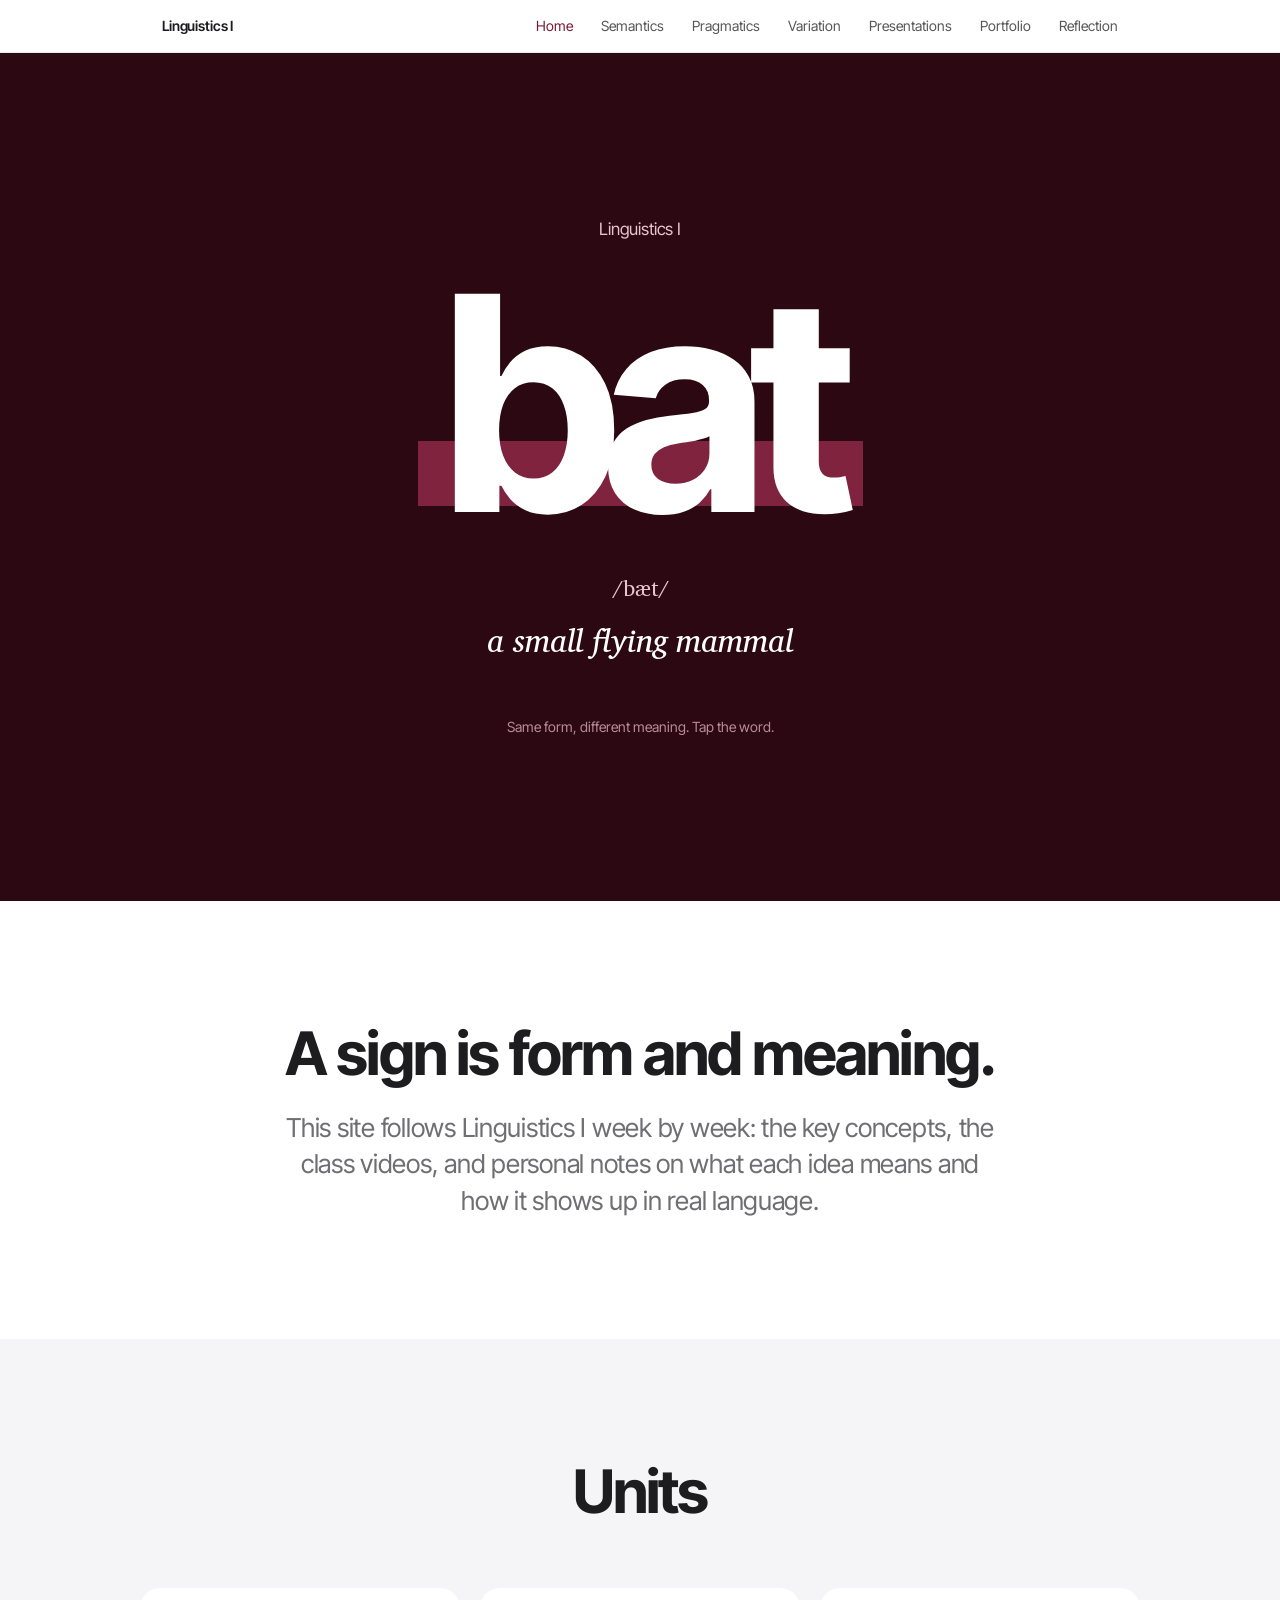
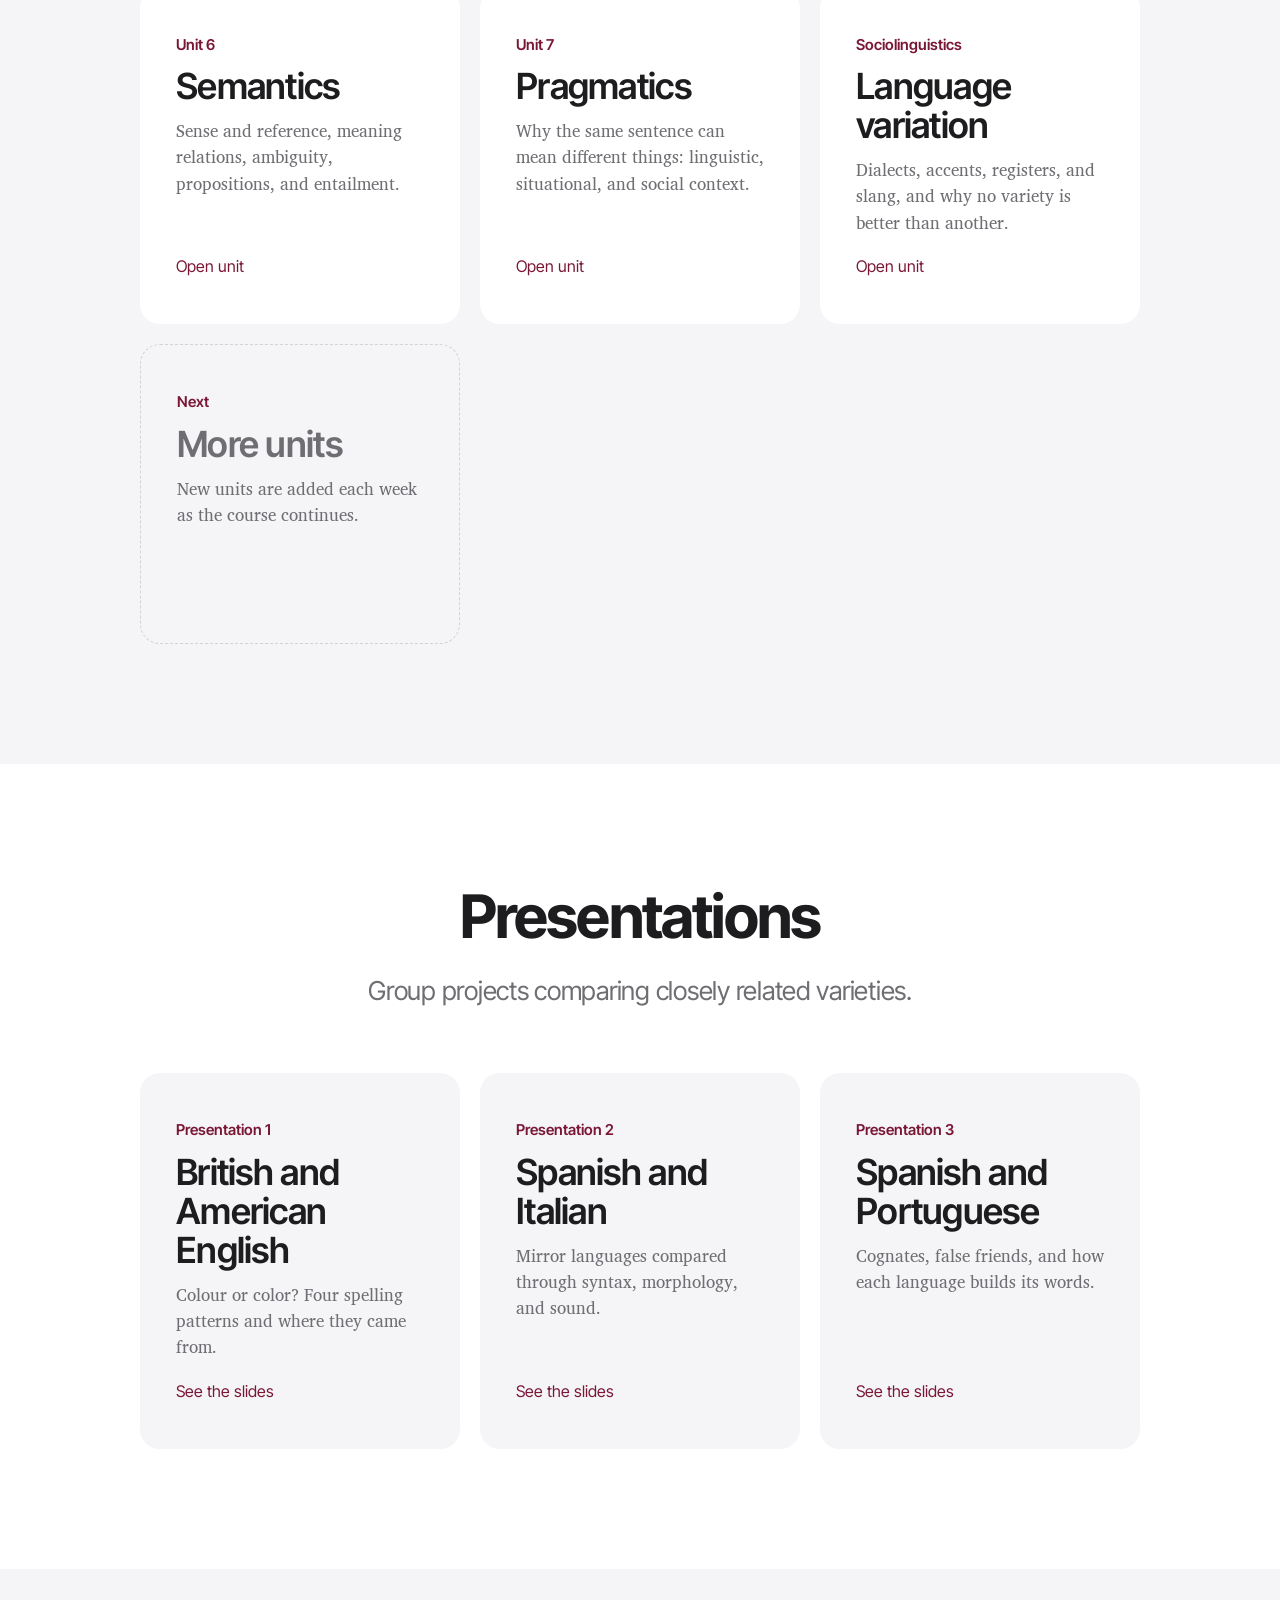
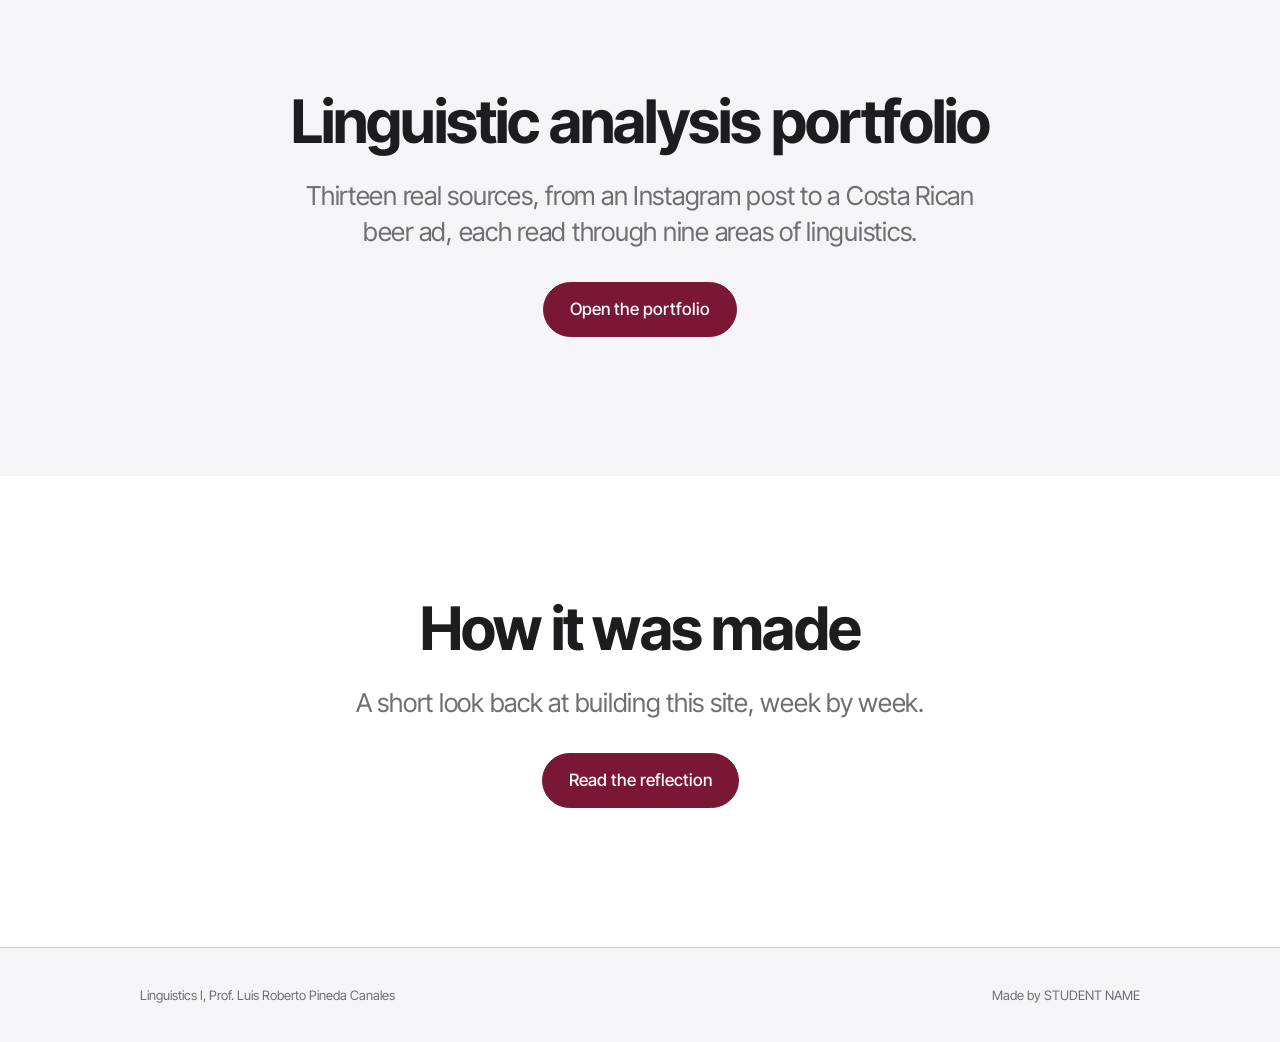
<file: index.html>
<!DOCTYPE html>
<html lang="en">
<head>
  <meta charset="UTF-8">
  <meta name="viewport" content="width=device-width, initial-scale=1">
  <title>Linguistics I</title>
  <meta name="description" content="A semester of Linguistics I: concepts, class videos, and personal notes, unit by unit.">
  <link rel="preconnect" href="https://fonts.googleapis.com">
  <link rel="preconnect" href="https://fonts.gstatic.com" crossorigin>
  <link href="https://fonts.googleapis.com/css2?family=Charis+SIL:ital,wght@0,400;0,700;1,400&family=Inter+Tight:wght@400;500;600;700&display=swap" rel="stylesheet">
  <link rel="stylesheet" href="css/style.css">
</head>
<body>

<nav class="nav" aria-label="Main">
  <div class="nav-inner">
    <a class="brand" href="index.html">Linguistics I</a>
    <ul>
      <li><a href="index.html" aria-current="page">Home</a></li>
      <li><a href="semantics.html">Semantics</a></li>
      <li><a href="pragmatics.html">Pragmatics</a></li>
      <li><a href="variation.html">Variation</a></li>
      <li><a href="presentations.html">Presentations</a></li>
      <li><a href="portfolio.html">Portfolio</a></li>
      <li><a href="reflection.html">Reflection</a></li>
    </ul>
  </div>
</nav>

<header class="hero">
  <p class="kicker">Linguistics I</p>
  <button class="word" id="flip-word" aria-label="bat. Tap to see its other meaning">bat</button>
  <p class="ipa">/bæt/</p>
  <p class="sense" id="flip-sense" aria-live="polite">a small flying mammal</p>
  <p class="hint">Same form, different meaning. Tap the word.</p>
</header>

<main>
  <section class="section">
    <div class="wrap center">
      <h2>A sign is form and meaning.</h2>
      <p class="lede">This site follows Linguistics I week by week: the key concepts, the class videos, and personal notes on what each idea means and how it shows up in real language.</p>
    </div>
  </section>

  <section class="section alt">
    <div class="wrap">
      <h2 class="center">Units</h2>
      <div class="units">
        <a class="unit-card" href="semantics.html">
          <span class="num">Unit 6</span>
          <h3>Semantics</h3>
          <p>Sense and reference, meaning relations, ambiguity, propositions, and entailment.</p>
          <span class="go">Open unit</span>
        </a>
        <a class="unit-card" href="pragmatics.html">
          <span class="num">Unit 7</span>
          <h3>Pragmatics</h3>
          <p>Why the same sentence can mean different things: linguistic, situational, and social context.</p>
          <span class="go">Open unit</span>
        </a>
        <a class="unit-card" href="variation.html">
          <span class="num">Sociolinguistics</span>
          <h3>Language variation</h3>
          <p>Dialects, accents, registers, and slang, and why no variety is better than another.</p>
          <span class="go">Open unit</span>
        </a>
        <div class="unit-card soon">
          <span class="num">Next</span>
          <h3>More units</h3>
          <p>New units are added each week as the course continues.</p>
        </div>
      </div>
    </div>
  </section>

  <section class="section">
    <div class="wrap">
      <h2 class="center">Presentations</h2>
      <p class="lede center" style="margin:0 auto; max-width:720px">Group projects comparing closely related varieties.</p>
      <div class="units">
        <a class="unit-card" href="presentations.html#british-american" style="background:var(--surface)">
          <span class="num">Presentation 1</span>
          <h3>British and American English</h3>
          <p>Colour or color? Four spelling patterns and where they came from.</p>
          <span class="go">See the slides</span>
        </a>
        <a class="unit-card" href="presentations.html#spanish-italian" style="background:var(--surface)">
          <span class="num">Presentation 2</span>
          <h3>Spanish and Italian</h3>
          <p>Mirror languages compared through syntax, morphology, and sound.</p>
          <span class="go">See the slides</span>
        </a>
        <a class="unit-card" href="presentations.html#spanish-portuguese" style="background:var(--surface)">
          <span class="num">Presentation 3</span>
          <h3>Spanish and Portuguese</h3>
          <p>Cognates, false friends, and how each language builds its words.</p>
          <span class="go">See the slides</span>
        </a>
      </div>
    </div>
  </section>

  <section class="section alt">
    <div class="wrap center">
      <h2>Linguistic analysis portfolio</h2>
      <p class="lede">Thirteen real sources, from an Instagram post to a Costa Rican beer ad, each read through nine areas of linguistics.</p>
      <p style="margin-top:32px"><a class="btn" href="portfolio.html">Open the portfolio</a></p>
    </div>
  </section>

  <section class="section">
    <div class="wrap center">
      <h2>How it was made</h2>
      <p class="lede">A short look back at building this site, week by week.</p>
      <p style="margin-top:32px"><a class="btn" href="reflection.html">Read the reflection</a></p>
    </div>
  </section>
</main>

<footer class="footer">
  <div class="wrap">
    <span>Linguistics I, Prof. Luis Roberto Pineda Canales</span>
    <span>Made by STUDENT NAME</span>
  </div>
</footer>

<script src="js/main.js"></script>
</body>
</html>
</file>
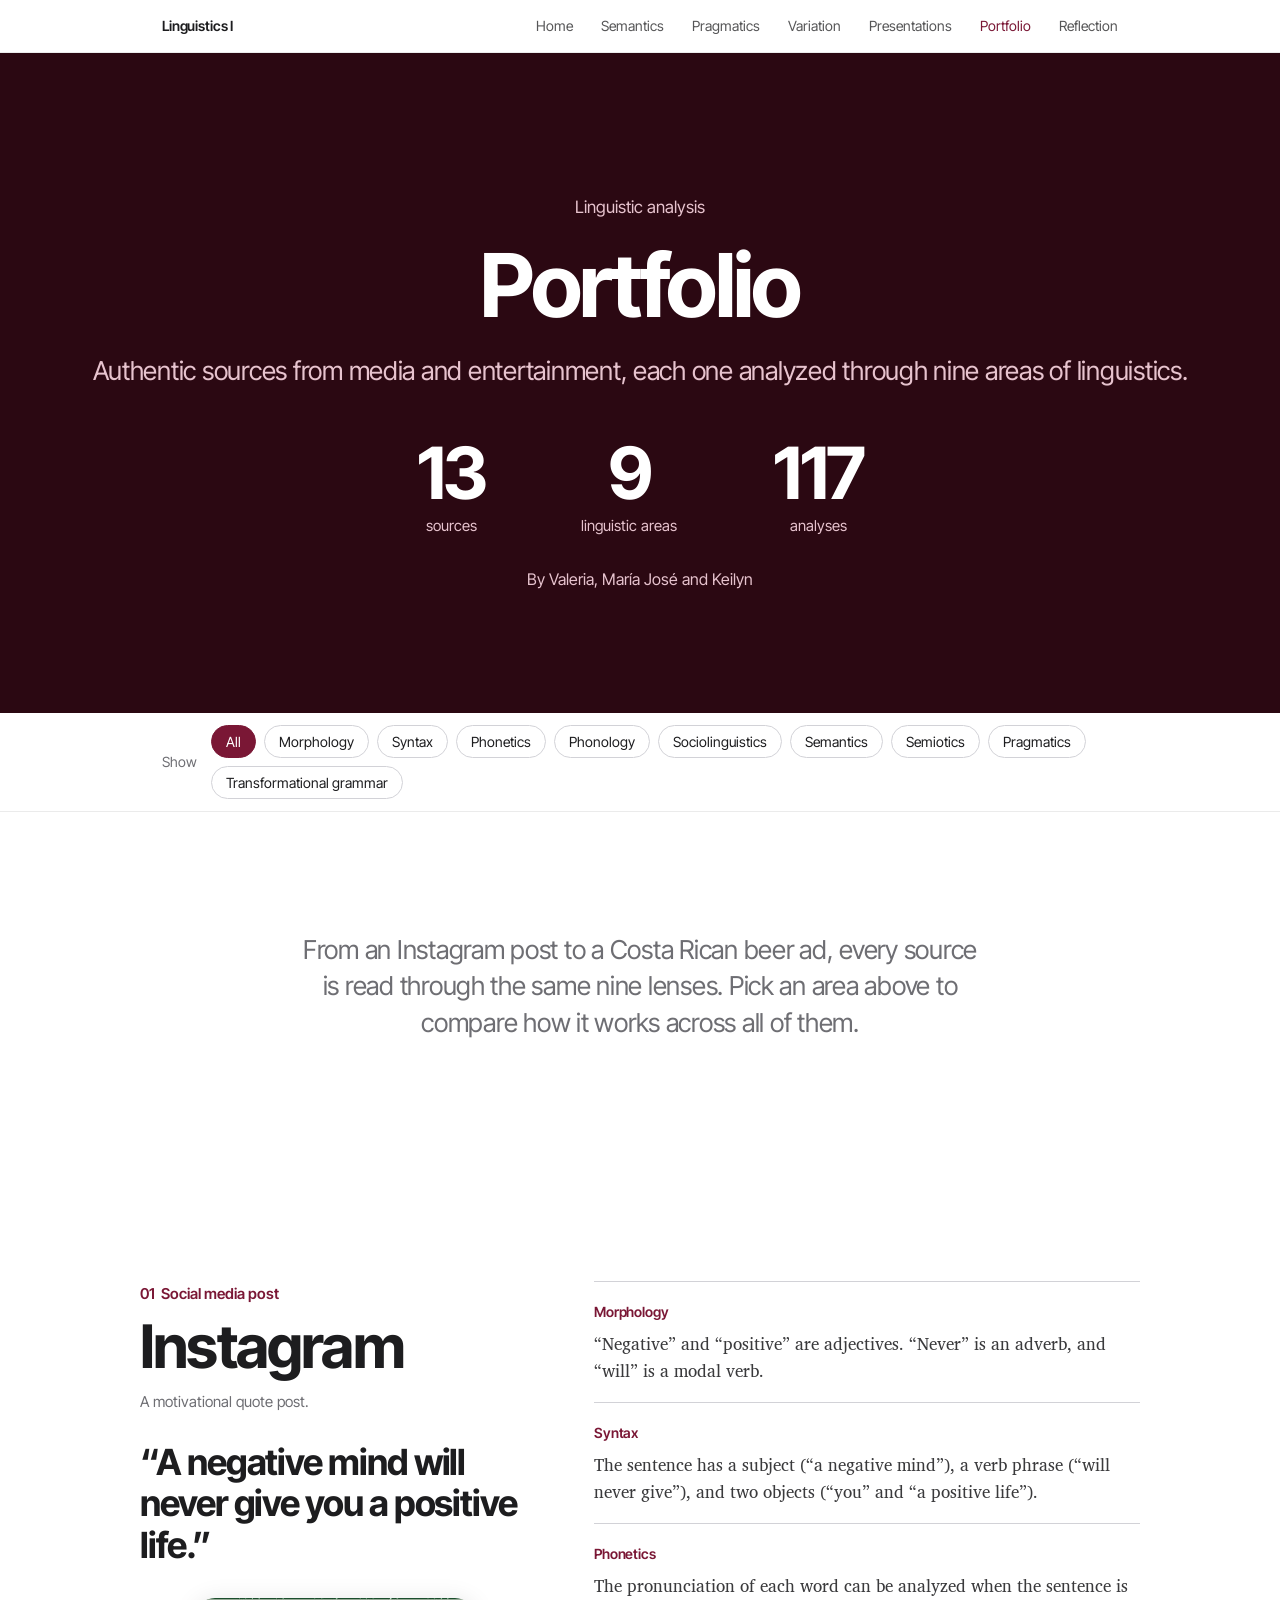
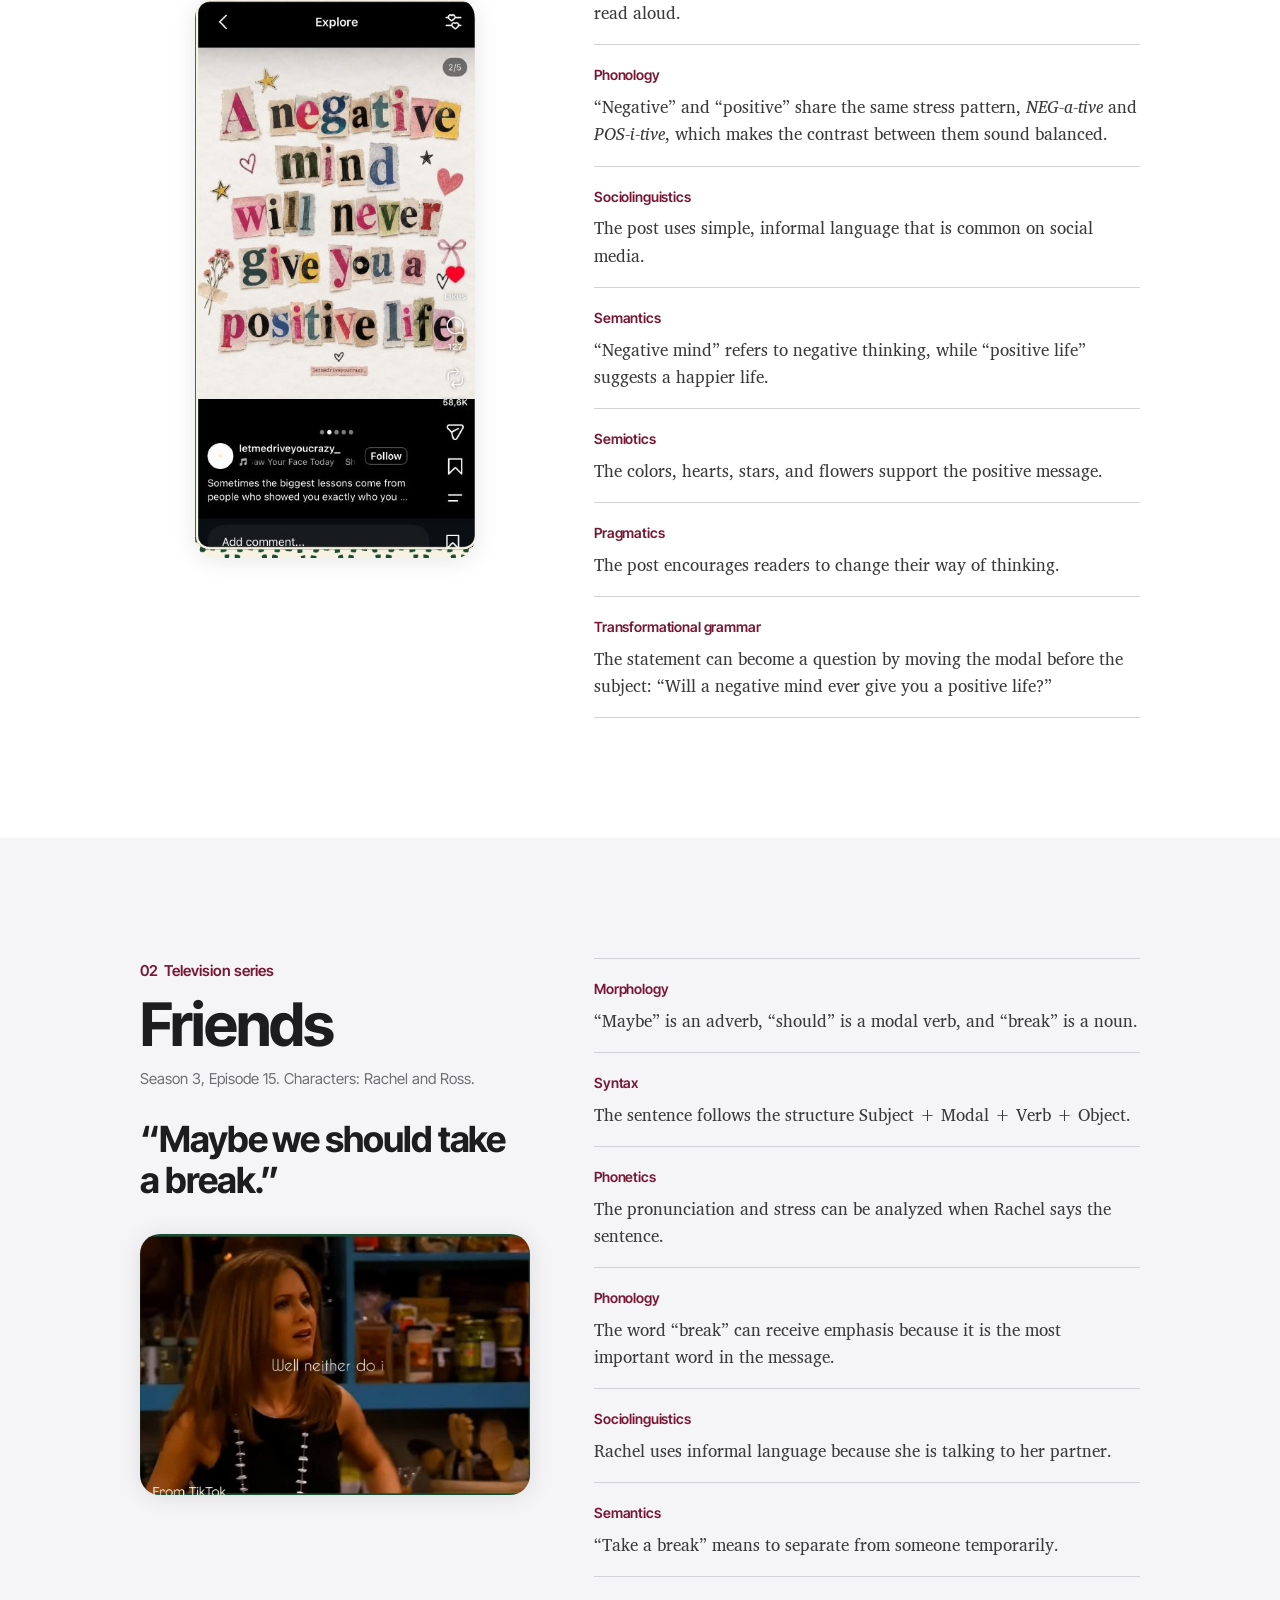
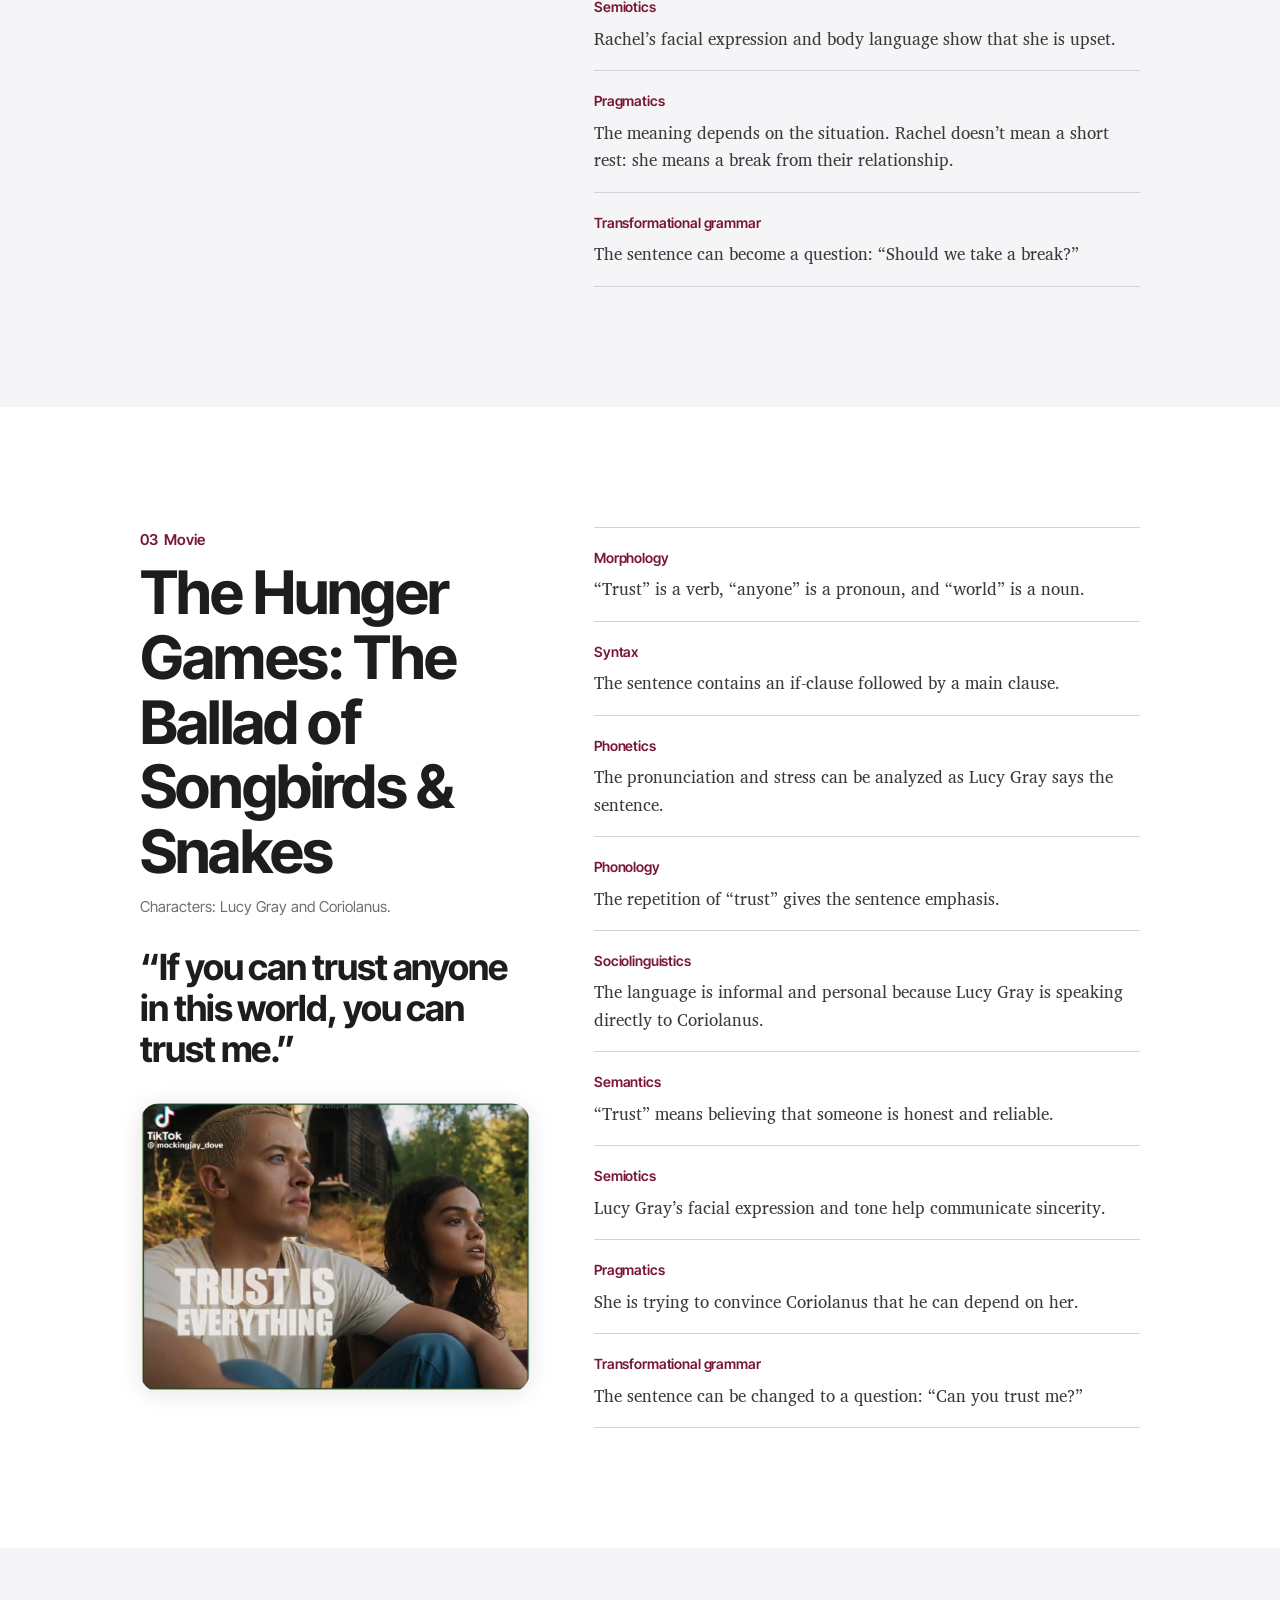
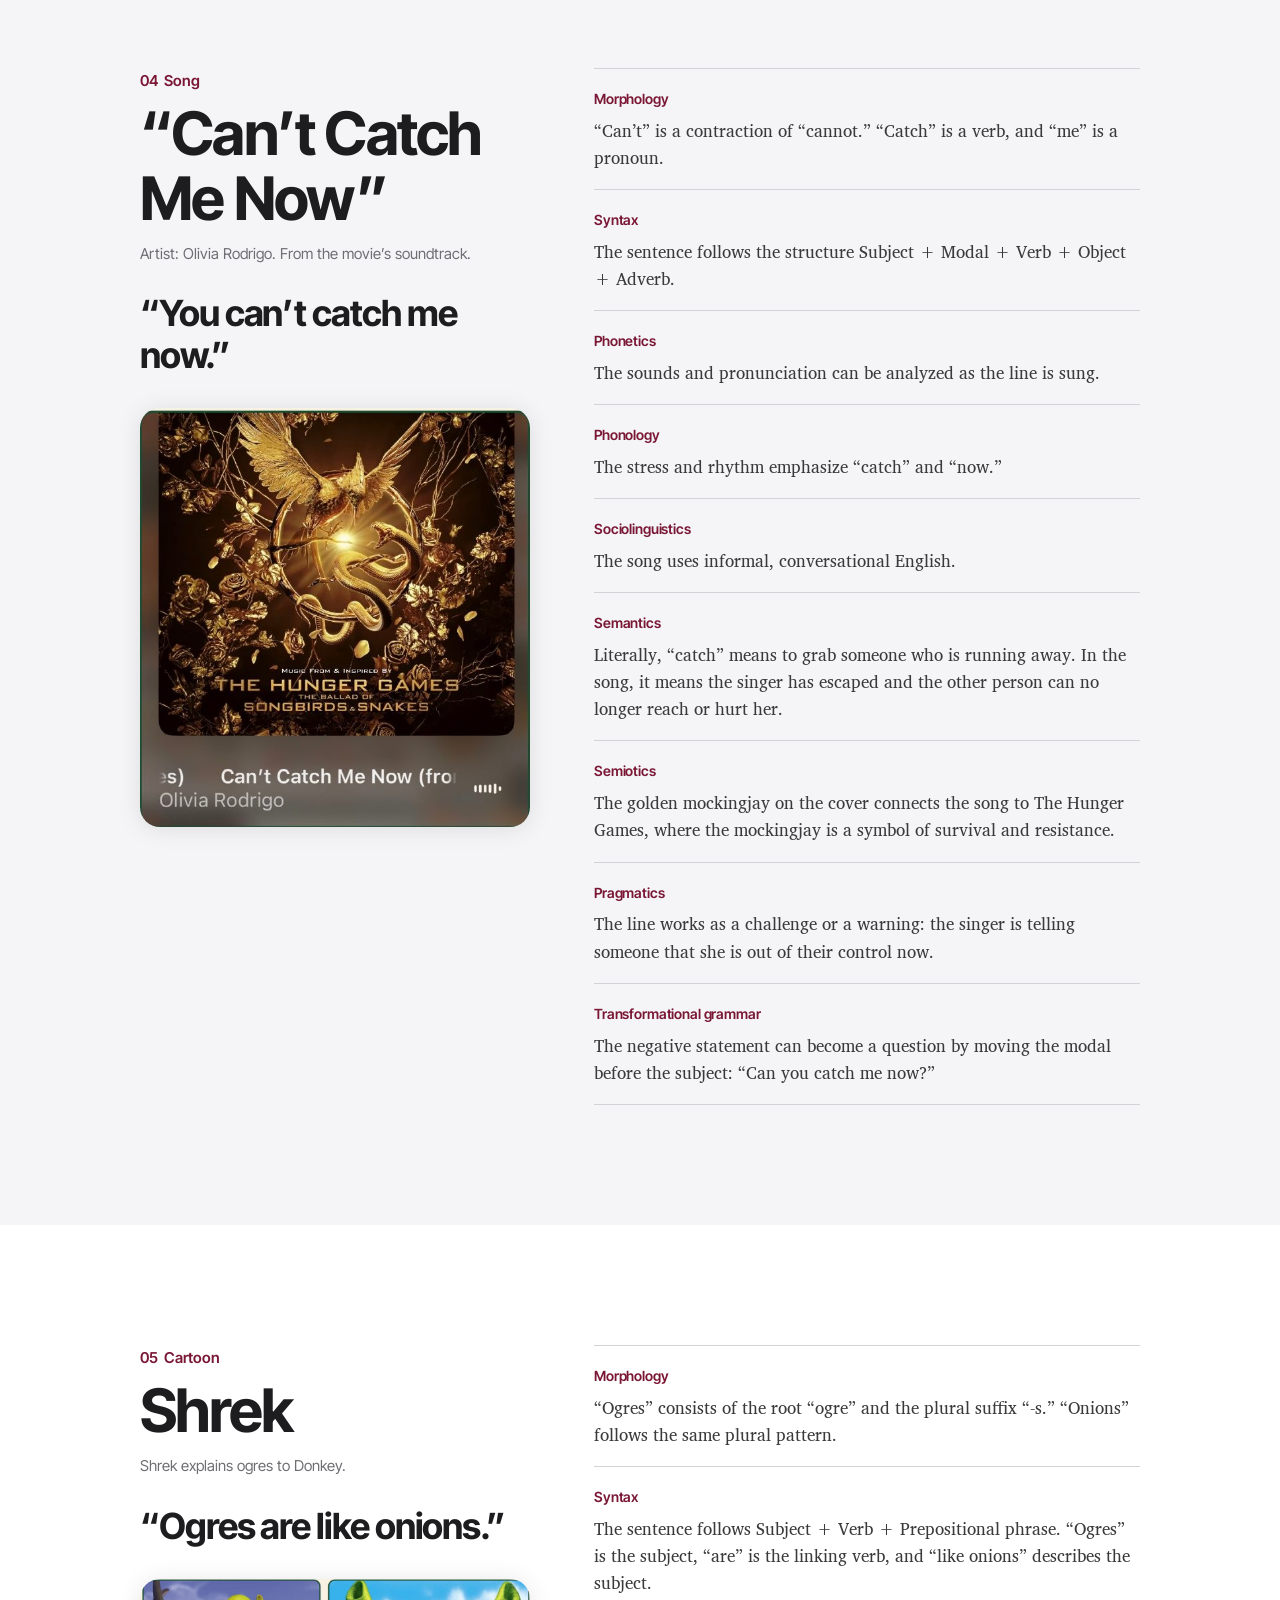
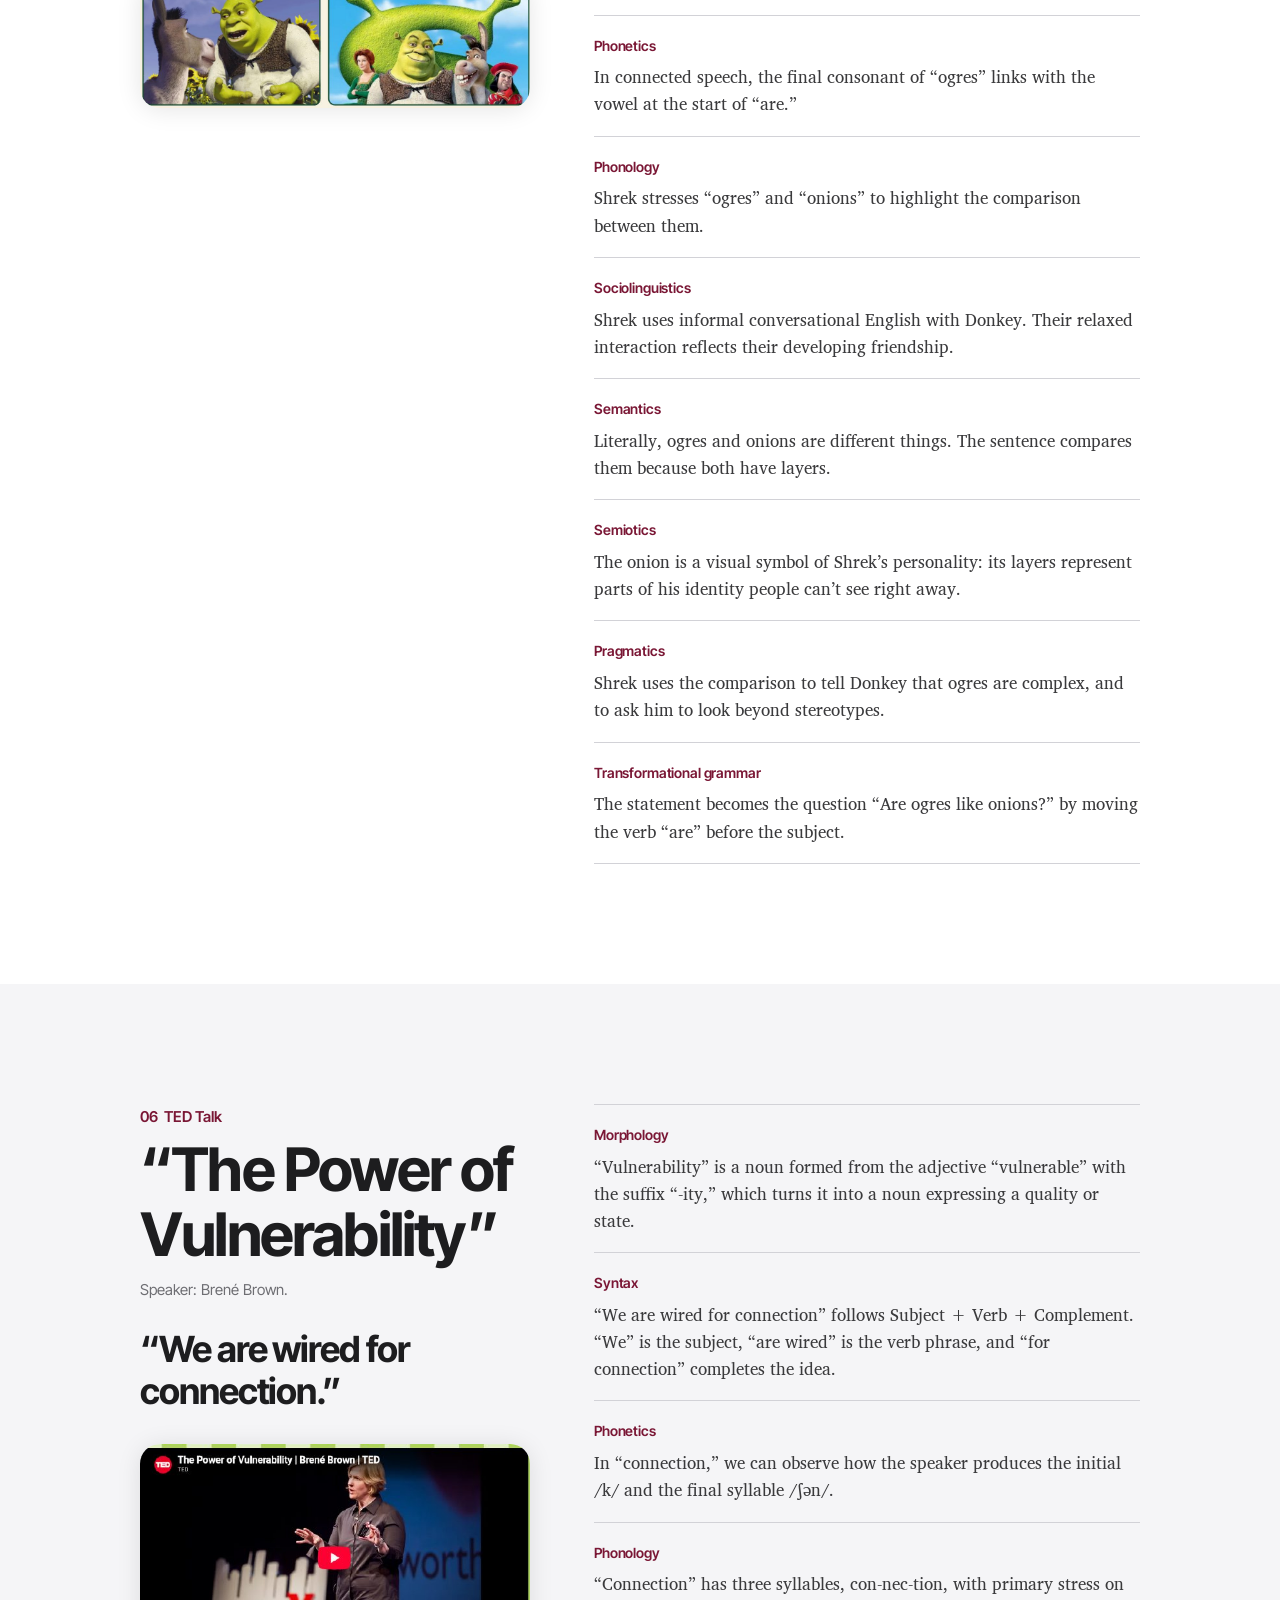
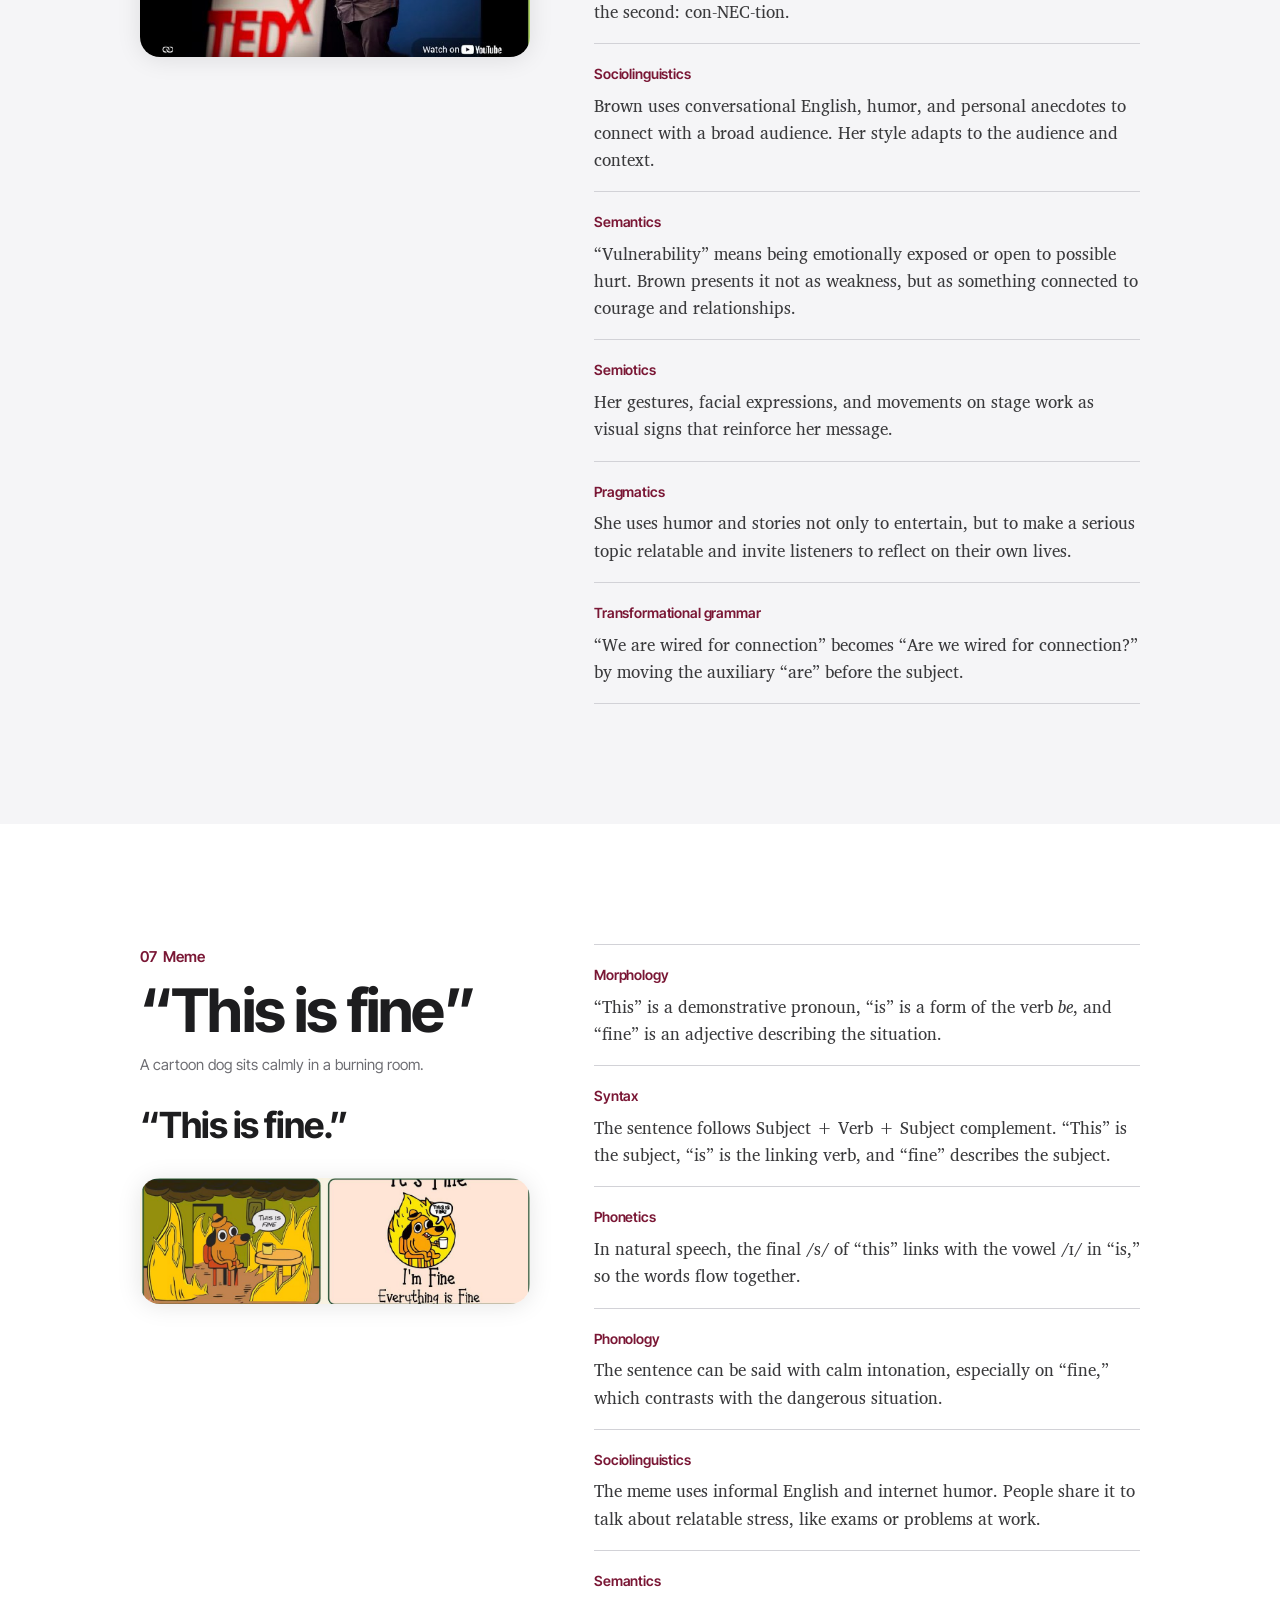
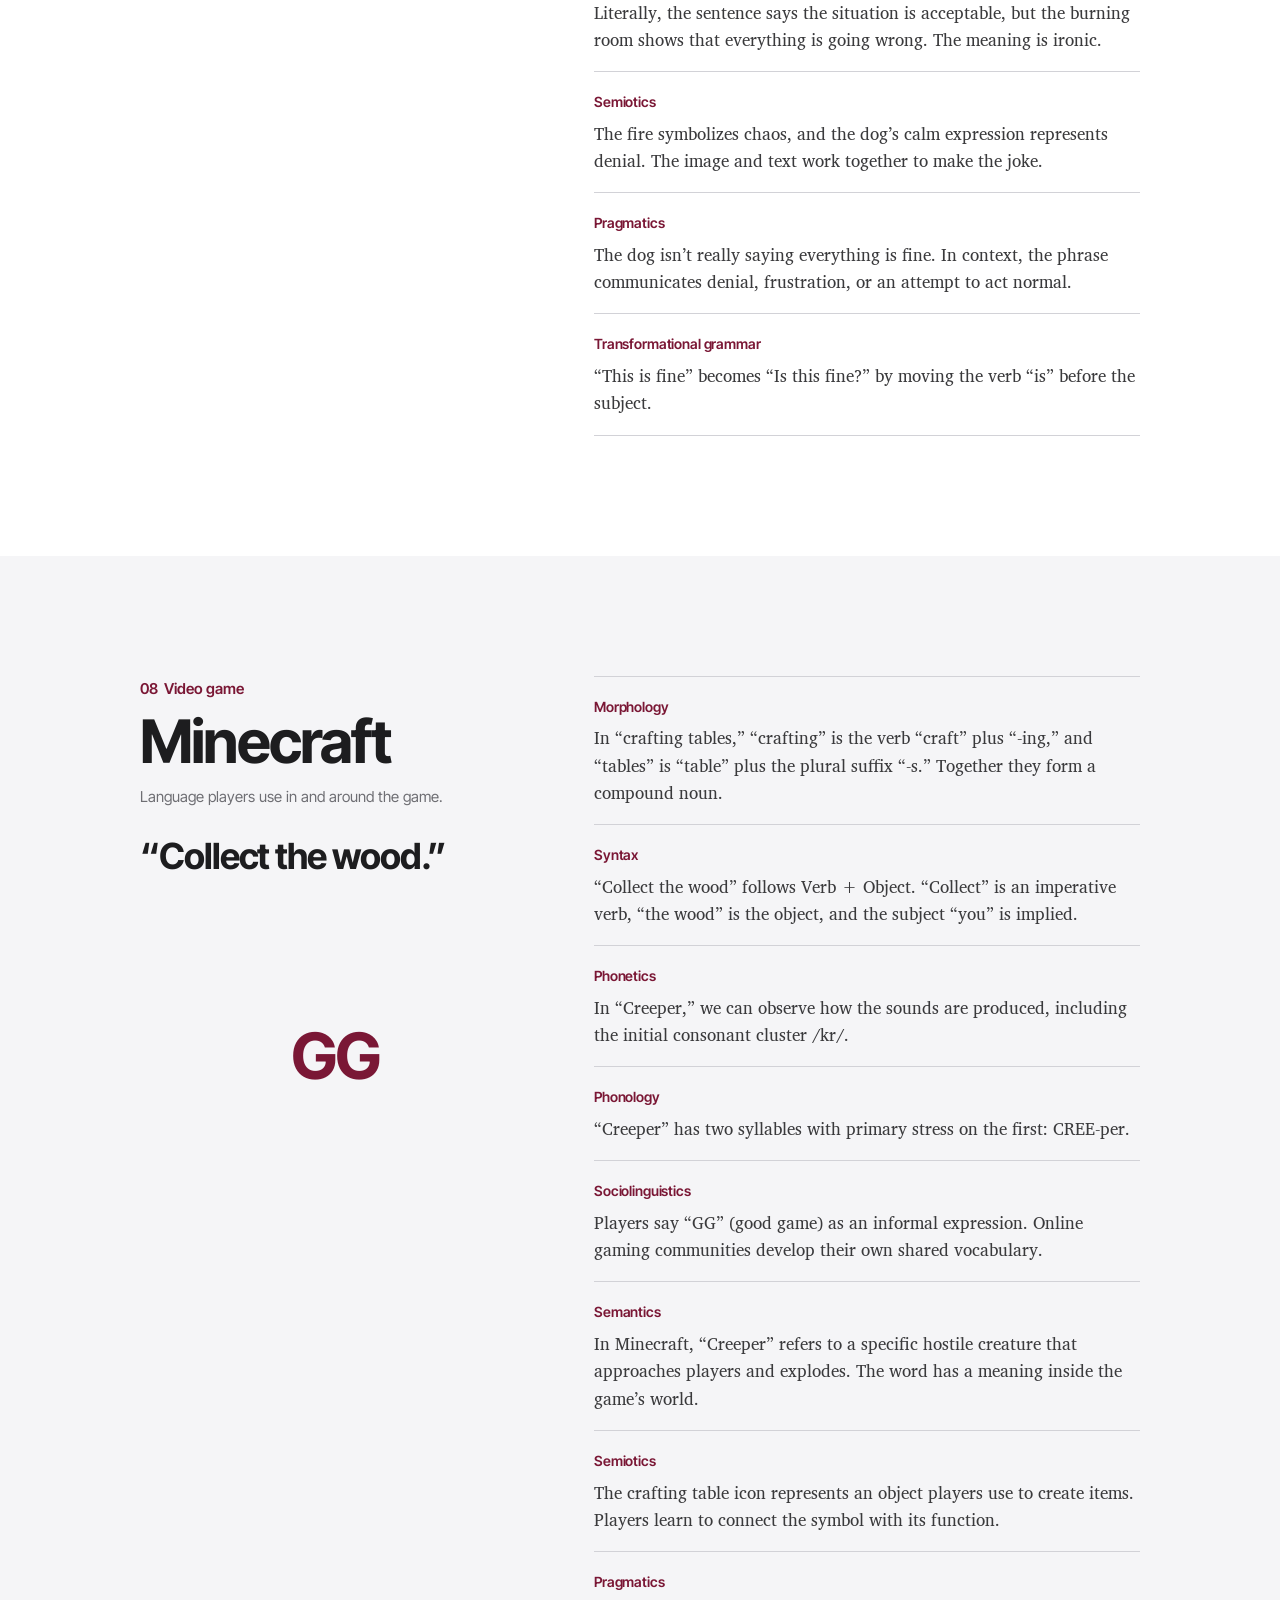
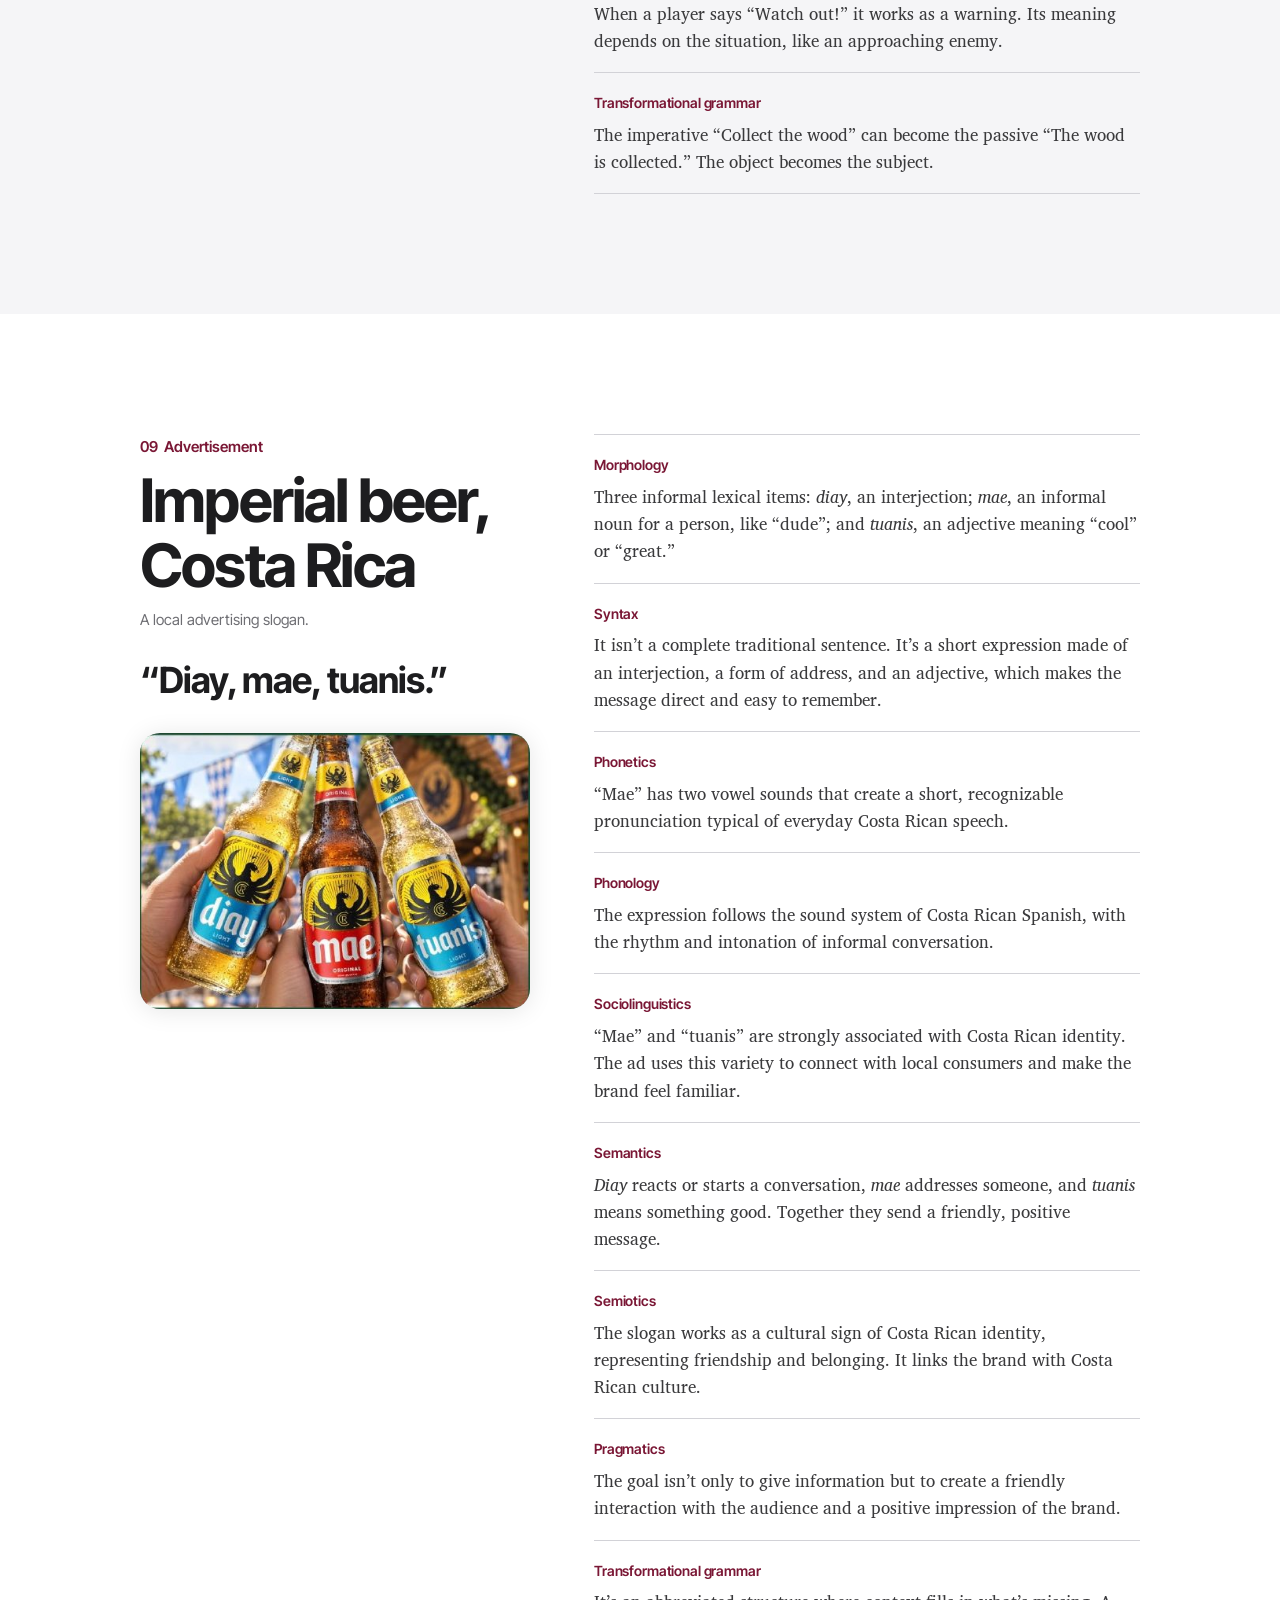
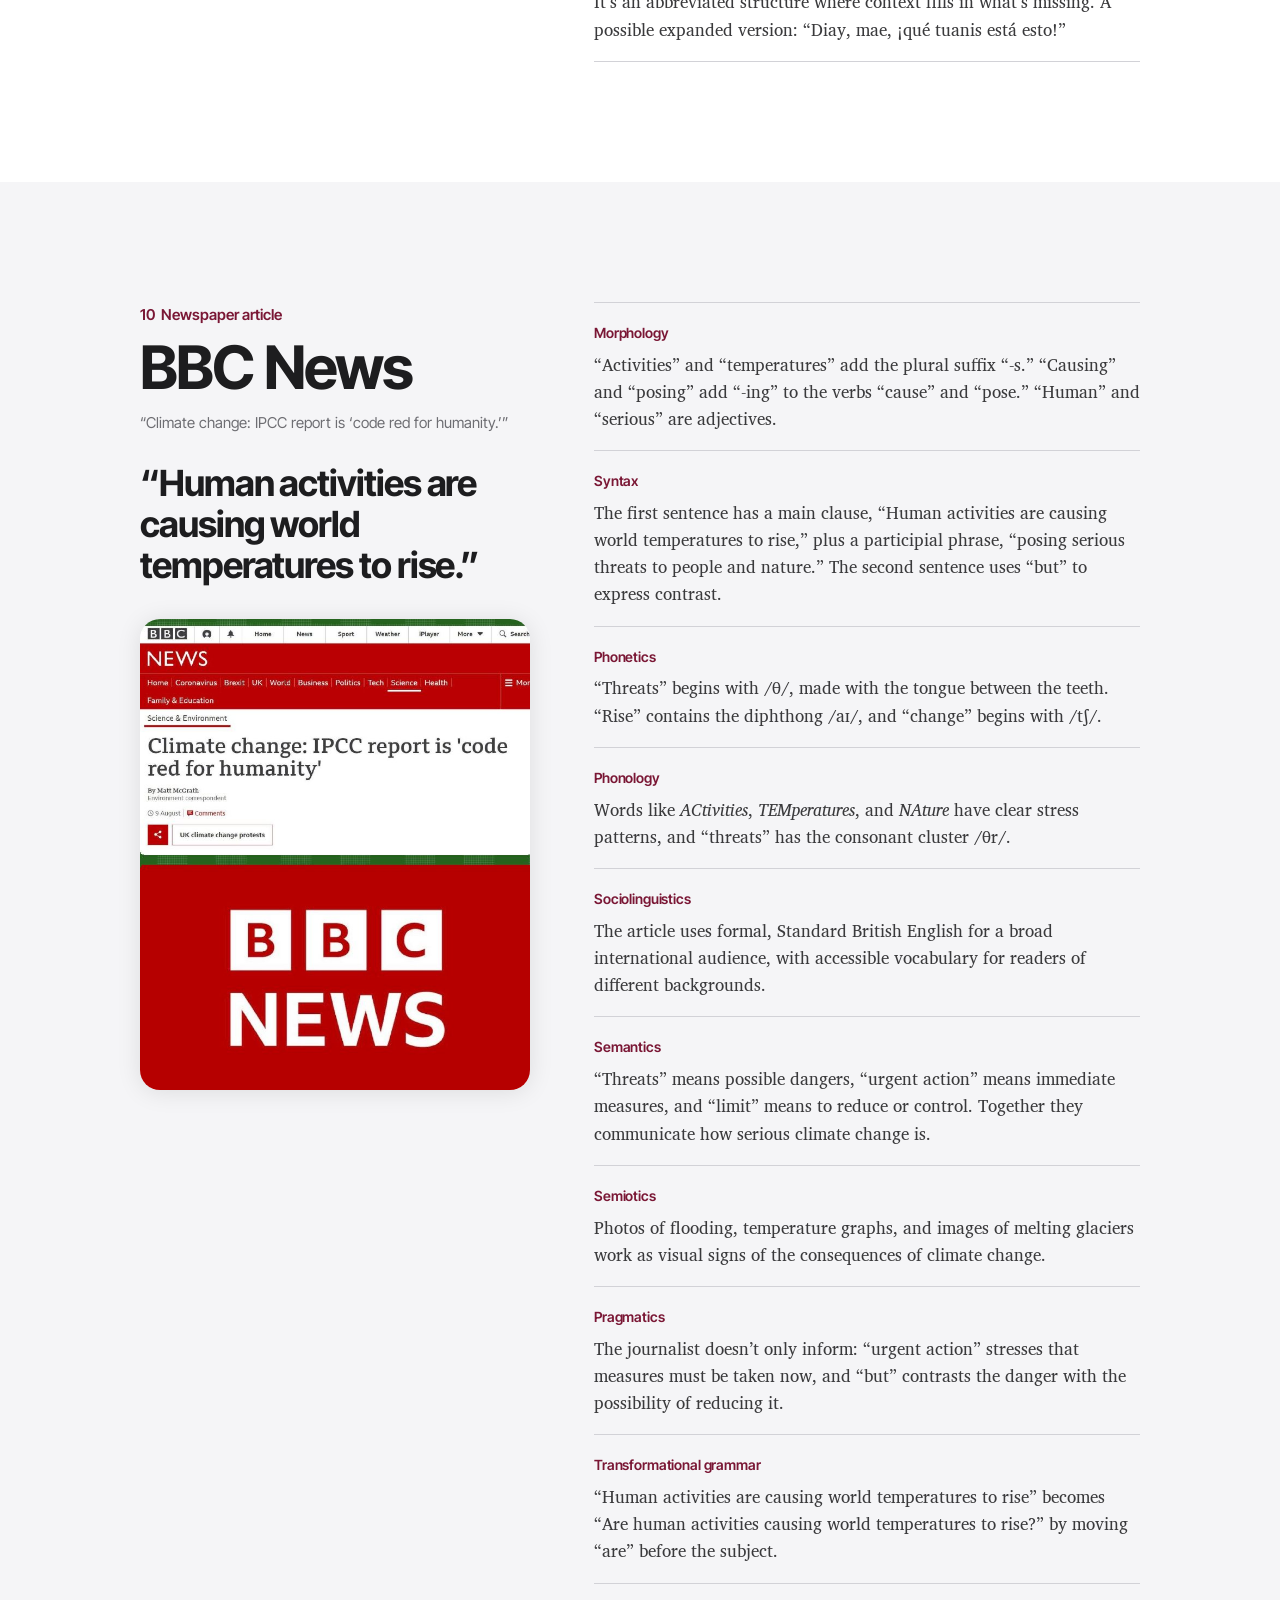
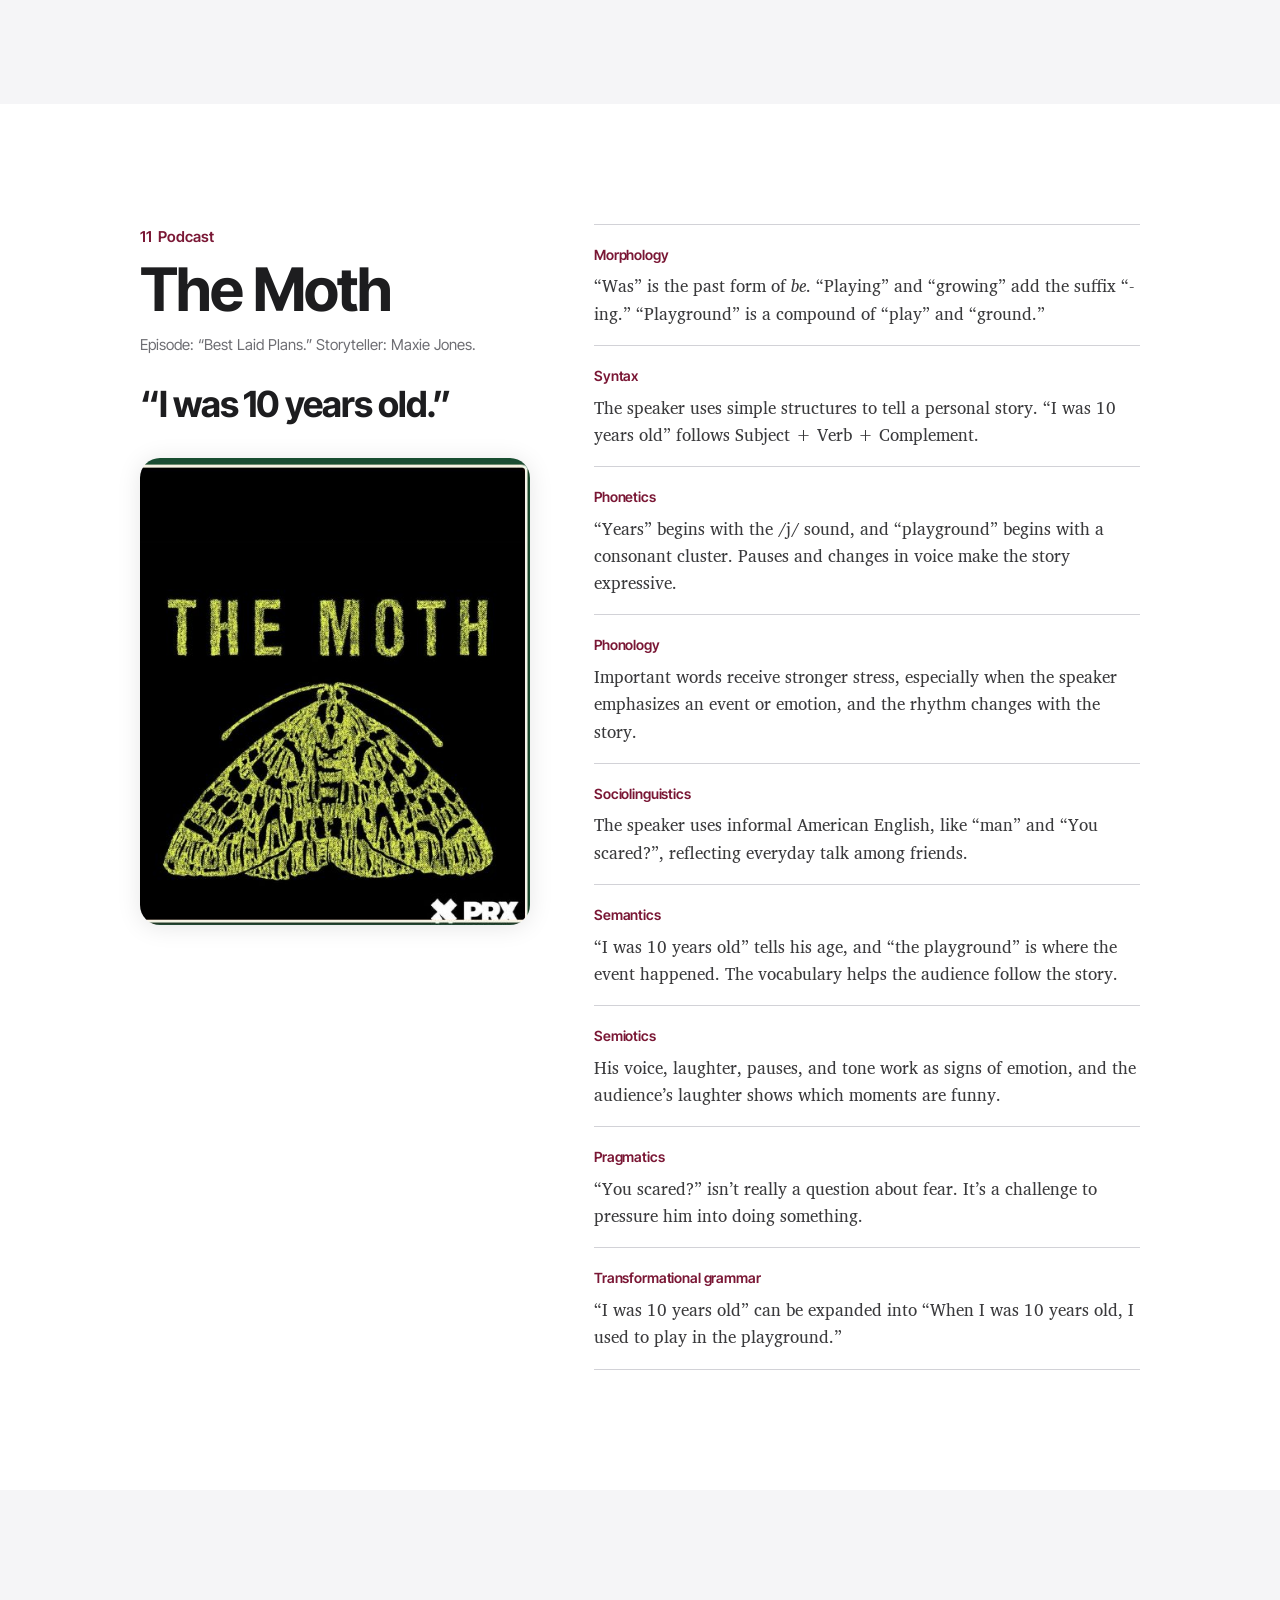
<file: portfolio.html>
<!DOCTYPE html>
<html lang="en">
<head>
  <meta charset="UTF-8">
  <meta name="viewport" content="width=device-width, initial-scale=1">
  <title>Portfolio | Linguistics I</title>
  <link rel="preconnect" href="https://fonts.googleapis.com">
  <link rel="preconnect" href="https://fonts.gstatic.com" crossorigin>
  <link href="https://fonts.googleapis.com/css2?family=Charis+SIL:ital,wght@0,400;0,700;1,400&family=Inter+Tight:wght@400;500;600;700&display=swap" rel="stylesheet">
  <link rel="stylesheet" href="css/style.css">
</head>
<body>

<nav class="nav" aria-label="Main">
  <div class="nav-inner">
    <a class="brand" href="index.html">Linguistics I</a>
    <ul>
      <li><a href="index.html">Home</a></li>
      <li><a href="semantics.html">Semantics</a></li>
      <li><a href="pragmatics.html">Pragmatics</a></li>
      <li><a href="variation.html">Variation</a></li>
      <li><a href="presentations.html">Presentations</a></li>
      <li><a href="portfolio.html" aria-current="page">Portfolio</a></li>
      <li><a href="reflection.html">Reflection</a></li>
    </ul>
  </div>
</nav>

<header class="unit-hero">
  <p class="unit-label">Linguistic analysis</p>
  <h1 class="display">Portfolio</h1>
  <p class="lede">Authentic sources from media and entertainment, each one analyzed through nine areas of linguistics.</p>
  <div class="stats">
    <div><b>13</b><span>sources</span></div>
    <div><b>9</b><span>linguistic areas</span></div>
    <div><b>117</b><span>analyses</span></div>
  </div>
  <p class="credit">By Valeria, María José and Keilyn</p>
</header>

<div class="filter-bar" data-area-filter>
  <div class="filter-inner">
    <span>Show</span>
    <div class="chips" role="group" aria-label="Linguistic area">
        <button class="chip" data-area="all" aria-pressed="true">All</button>
        <button class="chip" data-area="morphology" aria-pressed="false">Morphology</button>
        <button class="chip" data-area="syntax" aria-pressed="false">Syntax</button>
        <button class="chip" data-area="phonetics" aria-pressed="false">Phonetics</button>
        <button class="chip" data-area="phonology" aria-pressed="false">Phonology</button>
        <button class="chip" data-area="sociolinguistics" aria-pressed="false">Sociolinguistics</button>
        <button class="chip" data-area="semantics" aria-pressed="false">Semantics</button>
        <button class="chip" data-area="semiotics" aria-pressed="false">Semiotics</button>
        <button class="chip" data-area="pragmatics" aria-pressed="false">Pragmatics</button>
        <button class="chip" data-area="tg" aria-pressed="false">Transformational grammar</button>
    </div>
  </div>
</div>

<main>
  <section class="section">
    <div class="read center">
      <p class="lede" style="margin:0">From an Instagram post to a Costa Rican beer ad, every source is read through the same nine lenses. Pick an area above to compare how it works across all of them.</p>
    </div>
  </section>

  <section class="section" id="instagram">
    <div class="wrap source-grid">
      <div>
        <p class="source-kind">01&nbsp;&nbsp;Social media post</p>
        <h2>Instagram</h2>
        <p class="source-meta">A motivational quote post.</p>
        <p class="source-quote">“A negative mind will never give you a positive life.”</p>
        <figure class="source-media" style="margin:0"><img src="assets/portfolio/instagram.jpg" alt="Instagram post with the quote written in colorful cut-out letters" loading="lazy"></figure>
      </div>
      <dl class="areas">
          <div class="area" data-area="morphology"><dt>Morphology</dt><dd>“Negative” and “positive” are adjectives. “Never” is an adverb, and “will” is a modal verb.</dd></div>
          <div class="area" data-area="syntax"><dt>Syntax</dt><dd>The sentence has a subject (“a negative mind”), a verb phrase (“will never give”), and two objects (“you” and “a positive life”).</dd></div>
          <div class="area" data-area="phonetics"><dt>Phonetics</dt><dd>The pronunciation of each word can be analyzed when the sentence is read aloud.</dd></div>
          <div class="area" data-area="phonology"><dt>Phonology</dt><dd>“Negative” and “positive” share the same stress pattern, <em>NEG-a-tive</em> and <em>POS-i-tive</em>, which makes the contrast between them sound balanced.</dd></div>
          <div class="area" data-area="sociolinguistics"><dt>Sociolinguistics</dt><dd>The post uses simple, informal language that is common on social media.</dd></div>
          <div class="area" data-area="semantics"><dt>Semantics</dt><dd>“Negative mind” refers to negative thinking, while “positive life” suggests a happier life.</dd></div>
          <div class="area" data-area="semiotics"><dt>Semiotics</dt><dd>The colors, hearts, stars, and flowers support the positive message.</dd></div>
          <div class="area" data-area="pragmatics"><dt>Pragmatics</dt><dd>The post encourages readers to change their way of thinking.</dd></div>
          <div class="area" data-area="tg"><dt>Transformational grammar</dt><dd>The statement can become a question by moving the modal before the subject: “Will a negative mind ever give you a positive life?”</dd></div>
      </dl>
    </div>
  </section>
  <section class="section alt" id="friends">
    <div class="wrap source-grid">
      <div>
        <p class="source-kind">02&nbsp;&nbsp;Television series</p>
        <h2>Friends</h2>
        <p class="source-meta">Season 3, Episode 15. Characters: Rachel and Ross.</p>
        <p class="source-quote">“Maybe we should take a break.”</p>
        <figure class="source-media" style="margin:0"><img src="assets/portfolio/friends.jpg" alt="Rachel in a scene from Friends" loading="lazy"></figure>
      </div>
      <dl class="areas">
          <div class="area" data-area="morphology"><dt>Morphology</dt><dd>“Maybe” is an adverb, “should” is a modal verb, and “break” is a noun.</dd></div>
          <div class="area" data-area="syntax"><dt>Syntax</dt><dd>The sentence follows the structure Subject + Modal + Verb + Object.</dd></div>
          <div class="area" data-area="phonetics"><dt>Phonetics</dt><dd>The pronunciation and stress can be analyzed when Rachel says the sentence.</dd></div>
          <div class="area" data-area="phonology"><dt>Phonology</dt><dd>The word “break” can receive emphasis because it is the most important word in the message.</dd></div>
          <div class="area" data-area="sociolinguistics"><dt>Sociolinguistics</dt><dd>Rachel uses informal language because she is talking to her partner.</dd></div>
          <div class="area" data-area="semantics"><dt>Semantics</dt><dd>“Take a break” means to separate from someone temporarily.</dd></div>
          <div class="area" data-area="semiotics"><dt>Semiotics</dt><dd>Rachel’s facial expression and body language show that she is upset.</dd></div>
          <div class="area" data-area="pragmatics"><dt>Pragmatics</dt><dd>The meaning depends on the situation. Rachel doesn’t mean a short rest: she means a break from their relationship.</dd></div>
          <div class="area" data-area="tg"><dt>Transformational grammar</dt><dd>The sentence can become a question: “Should we take a break?”</dd></div>
      </dl>
    </div>
  </section>
  <section class="section" id="hunger-games">
    <div class="wrap source-grid">
      <div>
        <p class="source-kind">03&nbsp;&nbsp;Movie</p>
        <h2>The Hunger Games: The Ballad of Songbirds &amp; Snakes</h2>
        <p class="source-meta">Characters: Lucy Gray and Coriolanus.</p>
        <p class="source-quote">“If you can trust anyone in this world, you can trust me.”</p>
        <figure class="source-media" style="margin:0"><img src="assets/portfolio/hunger-games.jpg" alt="Lucy Gray and Coriolanus in a scene from the movie" loading="lazy"></figure>
      </div>
      <dl class="areas">
          <div class="area" data-area="morphology"><dt>Morphology</dt><dd>“Trust” is a verb, “anyone” is a pronoun, and “world” is a noun.</dd></div>
          <div class="area" data-area="syntax"><dt>Syntax</dt><dd>The sentence contains an if-clause followed by a main clause.</dd></div>
          <div class="area" data-area="phonetics"><dt>Phonetics</dt><dd>The pronunciation and stress can be analyzed as Lucy Gray says the sentence.</dd></div>
          <div class="area" data-area="phonology"><dt>Phonology</dt><dd>The repetition of “trust” gives the sentence emphasis.</dd></div>
          <div class="area" data-area="sociolinguistics"><dt>Sociolinguistics</dt><dd>The language is informal and personal because Lucy Gray is speaking directly to Coriolanus.</dd></div>
          <div class="area" data-area="semantics"><dt>Semantics</dt><dd>“Trust” means believing that someone is honest and reliable.</dd></div>
          <div class="area" data-area="semiotics"><dt>Semiotics</dt><dd>Lucy Gray’s facial expression and tone help communicate sincerity.</dd></div>
          <div class="area" data-area="pragmatics"><dt>Pragmatics</dt><dd>She is trying to convince Coriolanus that he can depend on her.</dd></div>
          <div class="area" data-area="tg"><dt>Transformational grammar</dt><dd>The sentence can be changed to a question: “Can you trust me?”</dd></div>
      </dl>
    </div>
  </section>
  <section class="section alt" id="song">
    <div class="wrap source-grid">
      <div>
        <p class="source-kind">04&nbsp;&nbsp;Song</p>
        <h2>“Can’t Catch Me Now”</h2>
        <p class="source-meta">Artist: Olivia Rodrigo. From the movie’s soundtrack.</p>
        <p class="source-quote">“You can’t catch me now.”</p>
        <figure class="source-media" style="margin:0"><img src="assets/portfolio/song.jpg" alt="Album cover for the Hunger Games soundtrack with a golden bird" loading="lazy"></figure>
      </div>
      <dl class="areas">
          <div class="area" data-area="morphology"><dt>Morphology</dt><dd>“Can’t” is a contraction of “cannot.” “Catch” is a verb, and “me” is a pronoun.</dd></div>
          <div class="area" data-area="syntax"><dt>Syntax</dt><dd>The sentence follows the structure Subject + Modal + Verb + Object + Adverb.</dd></div>
          <div class="area" data-area="phonetics"><dt>Phonetics</dt><dd>The sounds and pronunciation can be analyzed as the line is sung.</dd></div>
          <div class="area" data-area="phonology"><dt>Phonology</dt><dd>The stress and rhythm emphasize “catch” and “now.”</dd></div>
          <div class="area" data-area="sociolinguistics"><dt>Sociolinguistics</dt><dd>The song uses informal, conversational English.</dd></div>
          <div class="area" data-area="semantics"><dt>Semantics</dt><dd>Literally, “catch” means to grab someone who is running away. In the song, it means the singer has escaped and the other person can no longer reach or hurt her.</dd></div>
          <div class="area" data-area="semiotics"><dt>Semiotics</dt><dd>The golden mockingjay on the cover connects the song to The Hunger Games, where the mockingjay is a symbol of survival and resistance.</dd></div>
          <div class="area" data-area="pragmatics"><dt>Pragmatics</dt><dd>The line works as a challenge or a warning: the singer is telling someone that she is out of their control now.</dd></div>
          <div class="area" data-area="tg"><dt>Transformational grammar</dt><dd>The negative statement can become a question by moving the modal before the subject: “Can you catch me now?”</dd></div>
      </dl>
    </div>
  </section>
  <section class="section" id="shrek">
    <div class="wrap source-grid">
      <div>
        <p class="source-kind">05&nbsp;&nbsp;Cartoon</p>
        <h2>Shrek</h2>
        <p class="source-meta">Shrek explains ogres to Donkey.</p>
        <p class="source-quote">“Ogres are like onions.”</p>
        <figure class="source-media" style="margin:0"><img src="assets/portfolio/shrek.jpg" alt="Shrek and Donkey in scenes from the movie" loading="lazy"></figure>
      </div>
      <dl class="areas">
          <div class="area" data-area="morphology"><dt>Morphology</dt><dd>“Ogres” consists of the root “ogre” and the plural suffix “-s.” “Onions” follows the same plural pattern.</dd></div>
          <div class="area" data-area="syntax"><dt>Syntax</dt><dd>The sentence follows Subject + Verb + Prepositional phrase. “Ogres” is the subject, “are” is the linking verb, and “like onions” describes the subject.</dd></div>
          <div class="area" data-area="phonetics"><dt>Phonetics</dt><dd>In connected speech, the final consonant of “ogres” links with the vowel at the start of “are.”</dd></div>
          <div class="area" data-area="phonology"><dt>Phonology</dt><dd>Shrek stresses “ogres” and “onions” to highlight the comparison between them.</dd></div>
          <div class="area" data-area="sociolinguistics"><dt>Sociolinguistics</dt><dd>Shrek uses informal conversational English with Donkey. Their relaxed interaction reflects their developing friendship.</dd></div>
          <div class="area" data-area="semantics"><dt>Semantics</dt><dd>Literally, ogres and onions are different things. The sentence compares them because both have layers.</dd></div>
          <div class="area" data-area="semiotics"><dt>Semiotics</dt><dd>The onion is a visual symbol of Shrek’s personality: its layers represent parts of his identity people can’t see right away.</dd></div>
          <div class="area" data-area="pragmatics"><dt>Pragmatics</dt><dd>Shrek uses the comparison to tell Donkey that ogres are complex, and to ask him to look beyond stereotypes.</dd></div>
          <div class="area" data-area="tg"><dt>Transformational grammar</dt><dd>The statement becomes the question “Are ogres like onions?” by moving the verb “are” before the subject.</dd></div>
      </dl>
    </div>
  </section>
  <section class="section alt" id="ted">
    <div class="wrap source-grid">
      <div>
        <p class="source-kind">06&nbsp;&nbsp;TED Talk</p>
        <h2>“The Power of Vulnerability”</h2>
        <p class="source-meta">Speaker: Brené Brown.</p>
        <p class="source-quote">“We are wired for connection.”</p>
        <figure class="source-media" style="margin:0"><img src="assets/portfolio/ted.jpg" alt="Brené Brown on the TEDx stage" loading="lazy"></figure>
      </div>
      <dl class="areas">
          <div class="area" data-area="morphology"><dt>Morphology</dt><dd>“Vulnerability” is a noun formed from the adjective “vulnerable” with the suffix “-ity,” which turns it into a noun expressing a quality or state.</dd></div>
          <div class="area" data-area="syntax"><dt>Syntax</dt><dd>“We are wired for connection” follows Subject + Verb + Complement. “We” is the subject, “are wired” is the verb phrase, and “for connection” completes the idea.</dd></div>
          <div class="area" data-area="phonetics"><dt>Phonetics</dt><dd>In “connection,” we can observe how the speaker produces the initial /k/ and the final syllable /ʃən/.</dd></div>
          <div class="area" data-area="phonology"><dt>Phonology</dt><dd>“Connection” has three syllables, con-nec-tion, with primary stress on the second: con-NEC-tion.</dd></div>
          <div class="area" data-area="sociolinguistics"><dt>Sociolinguistics</dt><dd>Brown uses conversational English, humor, and personal anecdotes to connect with a broad audience. Her style adapts to the audience and context.</dd></div>
          <div class="area" data-area="semantics"><dt>Semantics</dt><dd>“Vulnerability” means being emotionally exposed or open to possible hurt. Brown presents it not as weakness, but as something connected to courage and relationships.</dd></div>
          <div class="area" data-area="semiotics"><dt>Semiotics</dt><dd>Her gestures, facial expressions, and movements on stage work as visual signs that reinforce her message.</dd></div>
          <div class="area" data-area="pragmatics"><dt>Pragmatics</dt><dd>She uses humor and stories not only to entertain, but to make a serious topic relatable and invite listeners to reflect on their own lives.</dd></div>
          <div class="area" data-area="tg"><dt>Transformational grammar</dt><dd>“We are wired for connection” becomes “Are we wired for connection?” by moving the auxiliary “are” before the subject.</dd></div>
      </dl>
    </div>
  </section>
  <section class="section" id="this-is-fine">
    <div class="wrap source-grid">
      <div>
        <p class="source-kind">07&nbsp;&nbsp;Meme</p>
        <h2>“This is fine”</h2>
        <p class="source-meta">A cartoon dog sits calmly in a burning room.</p>
        <p class="source-quote">“This is fine.”</p>
        <figure class="source-media" style="margin:0"><img src="assets/portfolio/this-is-fine.jpg" alt="The This is fine meme: a dog drinking coffee in a room on fire" loading="lazy"></figure>
      </div>
      <dl class="areas">
          <div class="area" data-area="morphology"><dt>Morphology</dt><dd>“This” is a demonstrative pronoun, “is” is a form of the verb <em>be</em>, and “fine” is an adjective describing the situation.</dd></div>
          <div class="area" data-area="syntax"><dt>Syntax</dt><dd>The sentence follows Subject + Verb + Subject complement. “This” is the subject, “is” is the linking verb, and “fine” describes the subject.</dd></div>
          <div class="area" data-area="phonetics"><dt>Phonetics</dt><dd>In natural speech, the final /s/ of “this” links with the vowel /ɪ/ in “is,” so the words flow together.</dd></div>
          <div class="area" data-area="phonology"><dt>Phonology</dt><dd>The sentence can be said with calm intonation, especially on “fine,” which contrasts with the dangerous situation.</dd></div>
          <div class="area" data-area="sociolinguistics"><dt>Sociolinguistics</dt><dd>The meme uses informal English and internet humor. People share it to talk about relatable stress, like exams or problems at work.</dd></div>
          <div class="area" data-area="semantics"><dt>Semantics</dt><dd>Literally, the sentence says the situation is acceptable, but the burning room shows that everything is going wrong. The meaning is ironic.</dd></div>
          <div class="area" data-area="semiotics"><dt>Semiotics</dt><dd>The fire symbolizes chaos, and the dog’s calm expression represents denial. The image and text work together to make the joke.</dd></div>
          <div class="area" data-area="pragmatics"><dt>Pragmatics</dt><dd>The dog isn’t really saying everything is fine. In context, the phrase communicates denial, frustration, or an attempt to act normal.</dd></div>
          <div class="area" data-area="tg"><dt>Transformational grammar</dt><dd>“This is fine” becomes “Is this fine?” by moving the verb “is” before the subject.</dd></div>
      </dl>
    </div>
  </section>
  <section class="section alt" id="minecraft">
    <div class="wrap source-grid">
      <div>
        <p class="source-kind">08&nbsp;&nbsp;Video game</p>
        <h2>Minecraft</h2>
        <p class="source-meta">Language players use in and around the game.</p>
        <p class="source-quote">“Collect the wood.”</p>
        <div class="source-media" style="background:var(--surface); border-radius:var(--radius); aspect-ratio:4/3; display:flex; align-items:center; justify-content:center; font-family:var(--display); font-size:64px; font-weight:700; color:var(--wine); letter-spacing:-0.04em">GG</div>
      </div>
      <dl class="areas">
          <div class="area" data-area="morphology"><dt>Morphology</dt><dd>In “crafting tables,” “crafting” is the verb “craft” plus “-ing,” and “tables” is “table” plus the plural suffix “-s.” Together they form a compound noun.</dd></div>
          <div class="area" data-area="syntax"><dt>Syntax</dt><dd>“Collect the wood” follows Verb + Object. “Collect” is an imperative verb, “the wood” is the object, and the subject “you” is implied.</dd></div>
          <div class="area" data-area="phonetics"><dt>Phonetics</dt><dd>In “Creeper,” we can observe how the sounds are produced, including the initial consonant cluster /kr/.</dd></div>
          <div class="area" data-area="phonology"><dt>Phonology</dt><dd>“Creeper” has two syllables with primary stress on the first: CREE-per.</dd></div>
          <div class="area" data-area="sociolinguistics"><dt>Sociolinguistics</dt><dd>Players say “GG” (good game) as an informal expression. Online gaming communities develop their own shared vocabulary.</dd></div>
          <div class="area" data-area="semantics"><dt>Semantics</dt><dd>In Minecraft, “Creeper” refers to a specific hostile creature that approaches players and explodes. The word has a meaning inside the game’s world.</dd></div>
          <div class="area" data-area="semiotics"><dt>Semiotics</dt><dd>The crafting table icon represents an object players use to create items. Players learn to connect the symbol with its function.</dd></div>
          <div class="area" data-area="pragmatics"><dt>Pragmatics</dt><dd>When a player says “Watch out!” it works as a warning. Its meaning depends on the situation, like an approaching enemy.</dd></div>
          <div class="area" data-area="tg"><dt>Transformational grammar</dt><dd>The imperative “Collect the wood” can become the passive “The wood is collected.” The object becomes the subject.</dd></div>
      </dl>
    </div>
  </section>
  <section class="section" id="imperial">
    <div class="wrap source-grid">
      <div>
        <p class="source-kind">09&nbsp;&nbsp;Advertisement</p>
        <h2>Imperial beer, Costa Rica</h2>
        <p class="source-meta">A local advertising slogan.</p>
        <p class="source-quote">“Diay, mae, tuanis.”</p>
        <figure class="source-media" style="margin:0"><img src="assets/portfolio/imperial.jpg" alt="Imperial beer bottles with labels reading diay, mae, and tuanis" loading="lazy"></figure>
      </div>
      <dl class="areas">
          <div class="area" data-area="morphology"><dt>Morphology</dt><dd>Three informal lexical items: <em>diay</em>, an interjection; <em>mae</em>, an informal noun for a person, like “dude”; and <em>tuanis</em>, an adjective meaning “cool” or “great.”</dd></div>
          <div class="area" data-area="syntax"><dt>Syntax</dt><dd>It isn’t a complete traditional sentence. It’s a short expression made of an interjection, a form of address, and an adjective, which makes the message direct and easy to remember.</dd></div>
          <div class="area" data-area="phonetics"><dt>Phonetics</dt><dd>“Mae” has two vowel sounds that create a short, recognizable pronunciation typical of everyday Costa Rican speech.</dd></div>
          <div class="area" data-area="phonology"><dt>Phonology</dt><dd>The expression follows the sound system of Costa Rican Spanish, with the rhythm and intonation of informal conversation.</dd></div>
          <div class="area" data-area="sociolinguistics"><dt>Sociolinguistics</dt><dd>“Mae” and “tuanis” are strongly associated with Costa Rican identity. The ad uses this variety to connect with local consumers and make the brand feel familiar.</dd></div>
          <div class="area" data-area="semantics"><dt>Semantics</dt><dd><em>Diay</em> reacts or starts a conversation, <em>mae</em> addresses someone, and <em>tuanis</em> means something good. Together they send a friendly, positive message.</dd></div>
          <div class="area" data-area="semiotics"><dt>Semiotics</dt><dd>The slogan works as a cultural sign of Costa Rican identity, representing friendship and belonging. It links the brand with Costa Rican culture.</dd></div>
          <div class="area" data-area="pragmatics"><dt>Pragmatics</dt><dd>The goal isn’t only to give information but to create a friendly interaction with the audience and a positive impression of the brand.</dd></div>
          <div class="area" data-area="tg"><dt>Transformational grammar</dt><dd>It’s an abbreviated structure where context fills in what’s missing. A possible expanded version: “Diay, mae, ¡qué tuanis está esto!”</dd></div>
      </dl>
    </div>
  </section>
  <section class="section alt" id="bbc">
    <div class="wrap source-grid">
      <div>
        <p class="source-kind">10&nbsp;&nbsp;Newspaper article</p>
        <h2>BBC News</h2>
        <p class="source-meta">“Climate change: IPCC report is ‘code red for humanity.’”</p>
        <p class="source-quote">“Human activities are causing world temperatures to rise.”</p>
        <figure class="source-media" style="margin:0"><img src="assets/portfolio/bbc.jpg" alt="Screenshot of the BBC News climate change article" loading="lazy"></figure>
      </div>
      <dl class="areas">
          <div class="area" data-area="morphology"><dt>Morphology</dt><dd>“Activities” and “temperatures” add the plural suffix “-s.” “Causing” and “posing” add “-ing” to the verbs “cause” and “pose.” “Human” and “serious” are adjectives.</dd></div>
          <div class="area" data-area="syntax"><dt>Syntax</dt><dd>The first sentence has a main clause, “Human activities are causing world temperatures to rise,” plus a participial phrase, “posing serious threats to people and nature.” The second sentence uses “but” to express contrast.</dd></div>
          <div class="area" data-area="phonetics"><dt>Phonetics</dt><dd>“Threats” begins with /θ/, made with the tongue between the teeth. “Rise” contains the diphthong /aɪ/, and “change” begins with /tʃ/.</dd></div>
          <div class="area" data-area="phonology"><dt>Phonology</dt><dd>Words like <em>ACtivities</em>, <em>TEMperatures</em>, and <em>NAture</em> have clear stress patterns, and “threats” has the consonant cluster /θr/.</dd></div>
          <div class="area" data-area="sociolinguistics"><dt>Sociolinguistics</dt><dd>The article uses formal, Standard British English for a broad international audience, with accessible vocabulary for readers of different backgrounds.</dd></div>
          <div class="area" data-area="semantics"><dt>Semantics</dt><dd>“Threats” means possible dangers, “urgent action” means immediate measures, and “limit” means to reduce or control. Together they communicate how serious climate change is.</dd></div>
          <div class="area" data-area="semiotics"><dt>Semiotics</dt><dd>Photos of flooding, temperature graphs, and images of melting glaciers work as visual signs of the consequences of climate change.</dd></div>
          <div class="area" data-area="pragmatics"><dt>Pragmatics</dt><dd>The journalist doesn’t only inform: “urgent action” stresses that measures must be taken now, and “but” contrasts the danger with the possibility of reducing it.</dd></div>
          <div class="area" data-area="tg"><dt>Transformational grammar</dt><dd>“Human activities are causing world temperatures to rise” becomes “Are human activities causing world temperatures to rise?” by moving “are” before the subject.</dd></div>
      </dl>
    </div>
  </section>
  <section class="section" id="the-moth">
    <div class="wrap source-grid">
      <div>
        <p class="source-kind">11&nbsp;&nbsp;Podcast</p>
        <h2>The Moth</h2>
        <p class="source-meta">Episode: “Best Laid Plans.” Storyteller: Maxie Jones.</p>
        <p class="source-quote">“I was 10 years old.”</p>
        <figure class="source-media" style="margin:0"><img src="assets/portfolio/the-moth.jpg" alt="The Moth podcast logo" loading="lazy"></figure>
      </div>
      <dl class="areas">
          <div class="area" data-area="morphology"><dt>Morphology</dt><dd>“Was” is the past form of <em>be</em>. “Playing” and “growing” add the suffix “-ing.” “Playground” is a compound of “play” and “ground.”</dd></div>
          <div class="area" data-area="syntax"><dt>Syntax</dt><dd>The speaker uses simple structures to tell a personal story. “I was 10 years old” follows Subject + Verb + Complement.</dd></div>
          <div class="area" data-area="phonetics"><dt>Phonetics</dt><dd>“Years” begins with the /j/ sound, and “playground” begins with a consonant cluster. Pauses and changes in voice make the story expressive.</dd></div>
          <div class="area" data-area="phonology"><dt>Phonology</dt><dd>Important words receive stronger stress, especially when the speaker emphasizes an event or emotion, and the rhythm changes with the story.</dd></div>
          <div class="area" data-area="sociolinguistics"><dt>Sociolinguistics</dt><dd>The speaker uses informal American English, like “man” and “You scared?”, reflecting everyday talk among friends.</dd></div>
          <div class="area" data-area="semantics"><dt>Semantics</dt><dd>“I was 10 years old” tells his age, and “the playground” is where the event happened. The vocabulary helps the audience follow the story.</dd></div>
          <div class="area" data-area="semiotics"><dt>Semiotics</dt><dd>His voice, laughter, pauses, and tone work as signs of emotion, and the audience’s laughter shows which moments are funny.</dd></div>
          <div class="area" data-area="pragmatics"><dt>Pragmatics</dt><dd>“You scared?” isn’t really a question about fear. It’s a challenge to pressure him into doing something.</dd></div>
          <div class="area" data-area="tg"><dt>Transformational grammar</dt><dd>“I was 10 years old” can be expanded into “When I was 10 years old, I used to play in the playground.”</dd></div>
      </dl>
    </div>
  </section>
  <section class="section alt" id="fable">
    <div class="wrap source-grid">
      <div>
        <p class="source-kind">12&nbsp;&nbsp;Literary genre: fable</p>
        <h2>The Tortoise and the Hare</h2>
        <p class="source-meta">Aesop’s fable.</p>
        <p class="source-quote">“The race is not always to the swift.”</p>
        <figure class="source-media" style="margin:0"><img src="assets/portfolio/fable.jpg" alt="Illustrated cover of The Tortoise and the Hare" loading="lazy"></figure>
      </div>
      <dl class="areas">
          <div class="area" data-area="morphology"><dt>Morphology</dt><dd>“Slowly” is the adjective “slow” plus “-ly.” “Faster” is the comparative of “fast.” “Making” and “sleeping” add “-ing.”</dd></div>
          <div class="area" data-area="syntax"><dt>Syntax</dt><dd>“The Hare was making fun of the Tortoise” follows Subject + Verb + Complement. The story also uses direct speech, questions, and subordinate clauses.</dd></div>
          <div class="area" data-area="phonetics"><dt>Phonetics</dt><dd>“Hare” begins with /h/, “slow” with the cluster /sl/, and “think” contains /θ/.</dd></div>
          <div class="area" data-area="phonology"><dt>Phonology</dt><dd>In “Do you ever get anywhere?” the speaker can stress “ever” or “anywhere” depending on the meaning. Intonation separates questions from statements.</dd></div>
          <div class="area" data-area="sociolinguistics"><dt>Sociolinguistics</dt><dd>The fable uses Standard English with simple vocabulary, a traditional storytelling style meant for a broad audience, including children.</dd></div>
          <div class="area" data-area="semantics"><dt>Semantics</dt><dd>The tortoise represents patience and the hare represents overconfidence. “The race is not always to the swift” means success doesn’t always go to the fastest.</dd></div>
          <div class="area" data-area="semiotics"><dt>Semiotics</dt><dd>The animals are symbols of human characteristics, and the race represents challenges and competition.</dd></div>
          <div class="area" data-area="pragmatics"><dt>Pragmatics</dt><dd>The Hare’s question “Do you ever get anywhere?” isn’t neutral: it’s meant to mock the Tortoise.</dd></div>
          <div class="area" data-area="tg"><dt>Transformational grammar</dt><dd>Active “The Hare mocked the Tortoise” becomes passive “The Tortoise was mocked by the Hare.” The event is the same, but the focus changes.</dd></div>
      </dl>
    </div>
  </section>
  <section class="section" id="garfield">
    <div class="wrap source-grid">
      <div>
        <p class="source-kind">13&nbsp;&nbsp;Comic strip</p>
        <h2>Garfield</h2>
        <p class="source-meta">Jon and Garfield are bored.</p>
        <p class="source-quote">“Next time I get to pick what we do.”</p>
        <figure class="source-media" style="margin:0"><img src="assets/portfolio/garfield.jpg" alt="A Garfield comic strip" loading="lazy"></figure>
      </div>
      <dl class="areas">
          <div class="area" data-area="morphology"><dt>Morphology</dt><dd>“I’m” is a contraction of “I am.” “Bored” is an adjective describing a feeling. “Pick” is the base form of the verb after “get to.”</dd></div>
          <div class="area" data-area="syntax"><dt>Syntax</dt><dd>“I’m bored” follows Subject + Verb + Complement. “So am I” uses subject–auxiliary inversion to agree. “Next time I get to pick what we do” has a main clause and a subordinate clause.</dd></div>
          <div class="area" data-area="phonetics"><dt>Phonetics</dt><dd>“I’m” contains a diphthong, and the sound effect “SMACK!” imitates the noise of hitting something.</dd></div>
          <div class="area" data-area="phonology"><dt>Phonology</dt><dd>Strong stress on “BORED” emphasizes the frustration, and “SMACK!” represents a recognizable sound tied to an action.</dd></div>
          <div class="area" data-area="sociolinguistics"><dt>Sociolinguistics</dt><dd>The characters use informal everyday English, like “I’m bored” and “So am I,” that readers from different backgrounds understand.</dd></div>
          <div class="area" data-area="semantics"><dt>Semantics</dt><dd>“I’m bored” communicates a lack of interest, “So am I” expresses agreement, and the last line expresses the intention to make the next decision.</dd></div>
          <div class="area" data-area="semiotics"><dt>Semiotics</dt><dd>The comic combines words with visual signs: facial expressions, body movements, and the “SMACK!” sound effect.</dd></div>
          <div class="area" data-area="pragmatics"><dt>Pragmatics</dt><dd>The humor comes from irony and an exaggerated reaction to a simple situation.</dd></div>
          <div class="area" data-area="tg"><dt>Transformational grammar</dt><dd>The contracted “I’m bored” and the full “I am bored” are two forms of the same sentence with the same meaning.</dd></div>
      </dl>
    </div>
  </section>
</main>

<nav class="pager" aria-label="Units">
  <a href="presentations.html"><small>Previous</small><span>Presentations</span></a>
  <a href="reflection.html" style="text-align:right"><small>Next</small><span>Reflection</span></a>
</nav>

<footer class="footer">
  <div class="wrap">
    <span>Linguistics I, Prof. Luis Roberto Pineda Canales</span>
    <span>Made by STUDENT NAME</span>
  </div>
</footer>

<script src="js/main.js"></script>
</body>
</html>
</file>
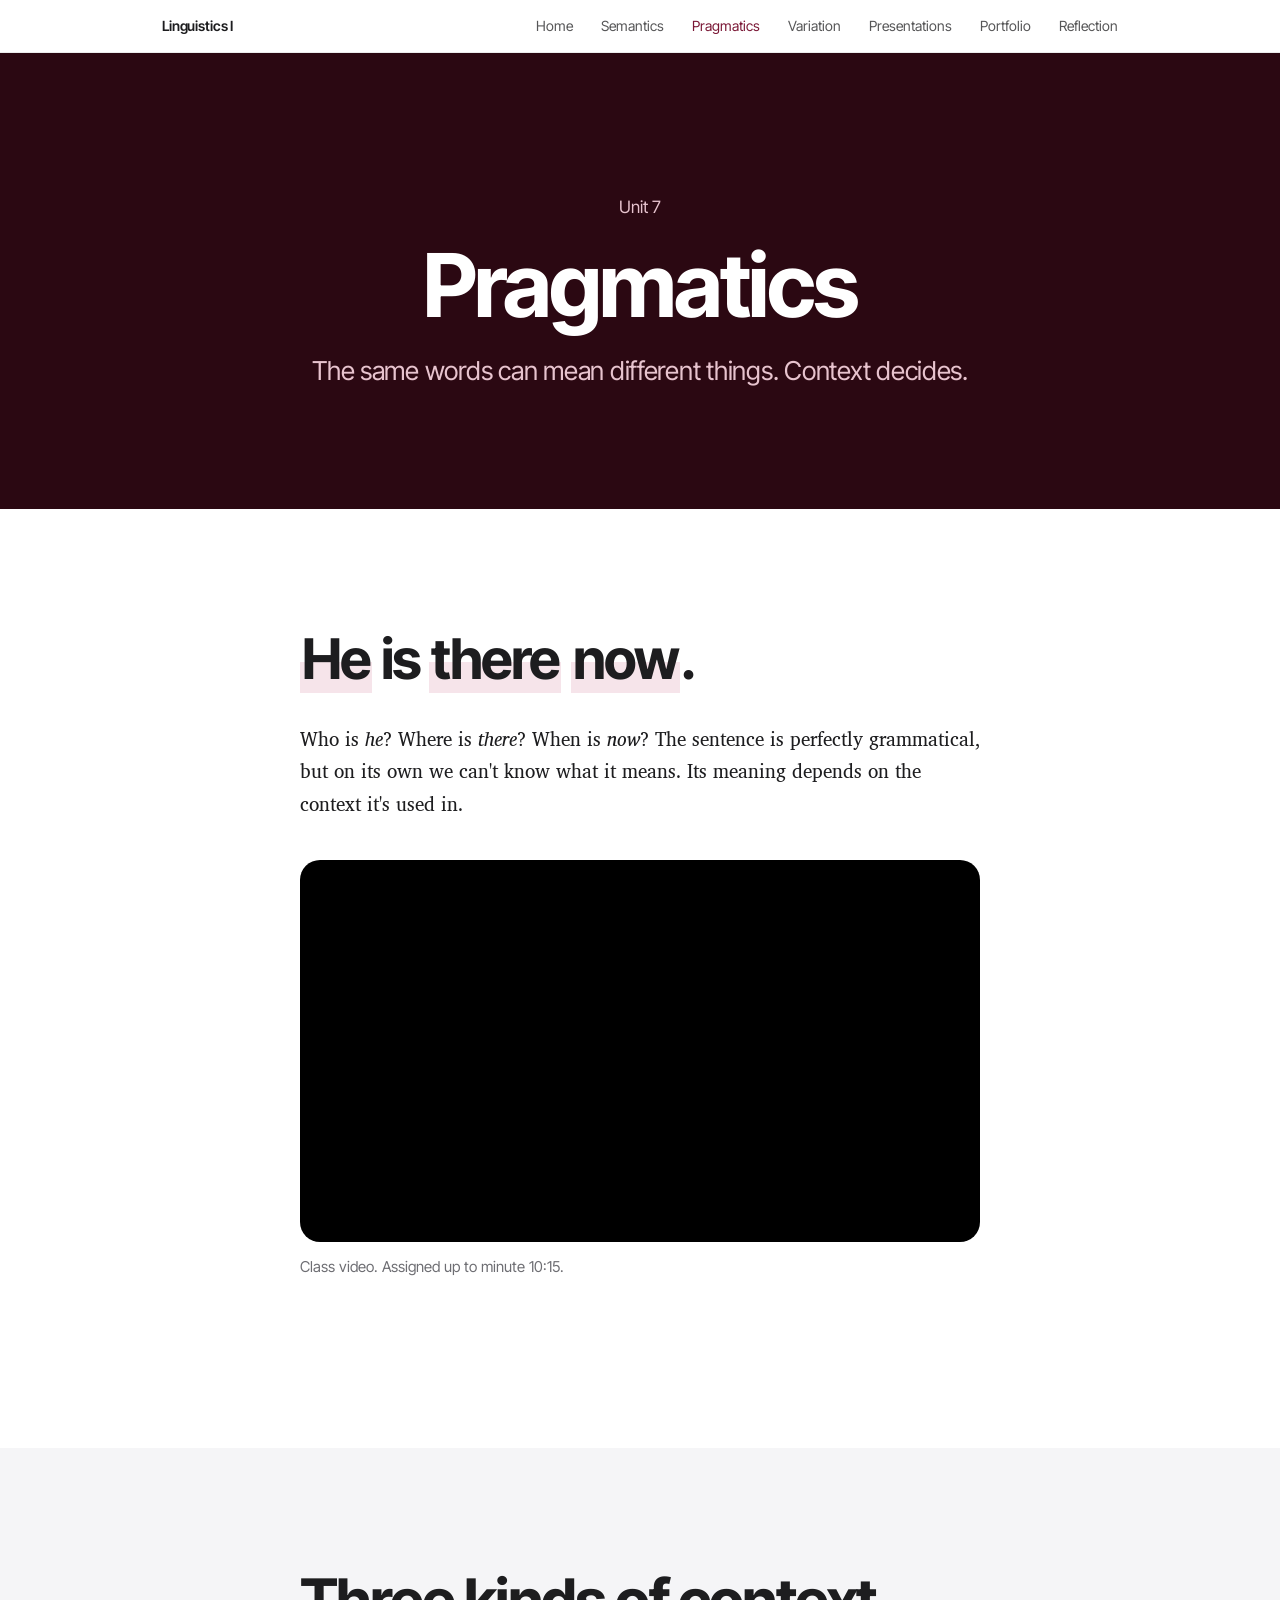
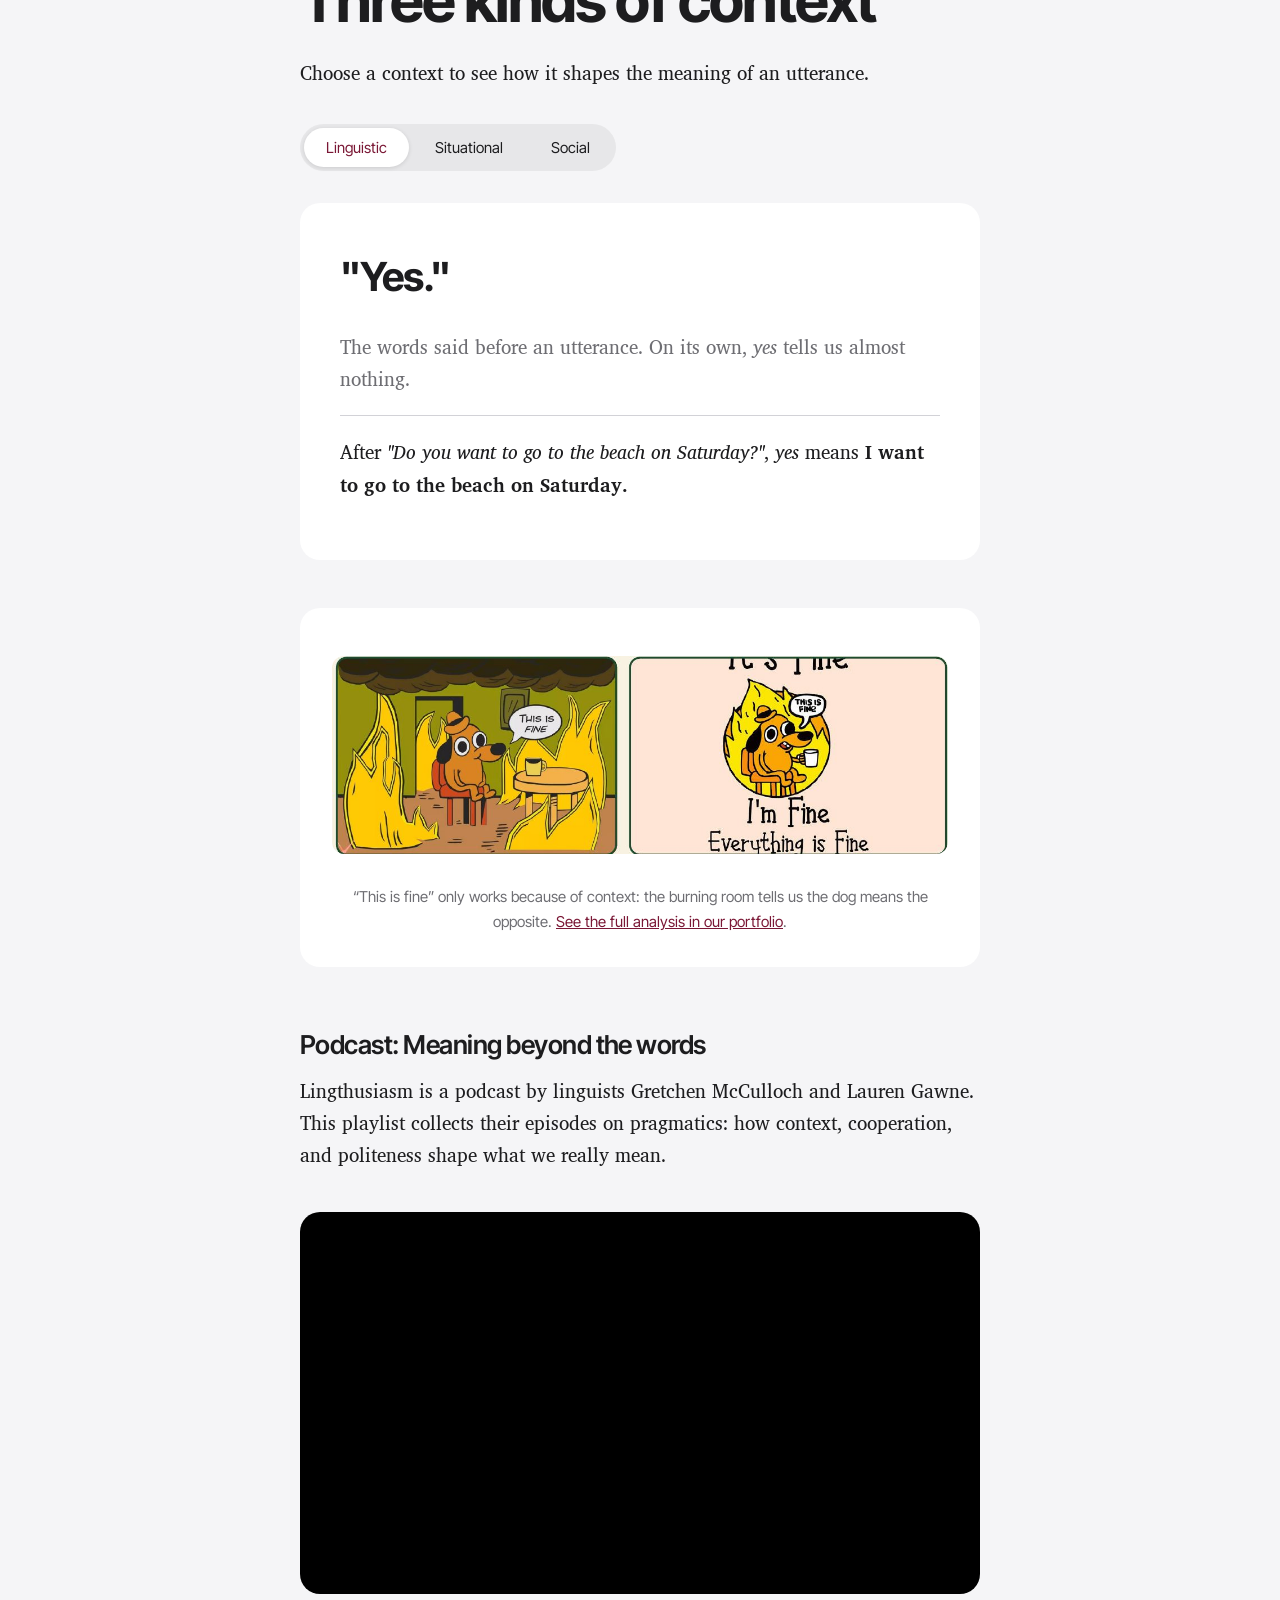
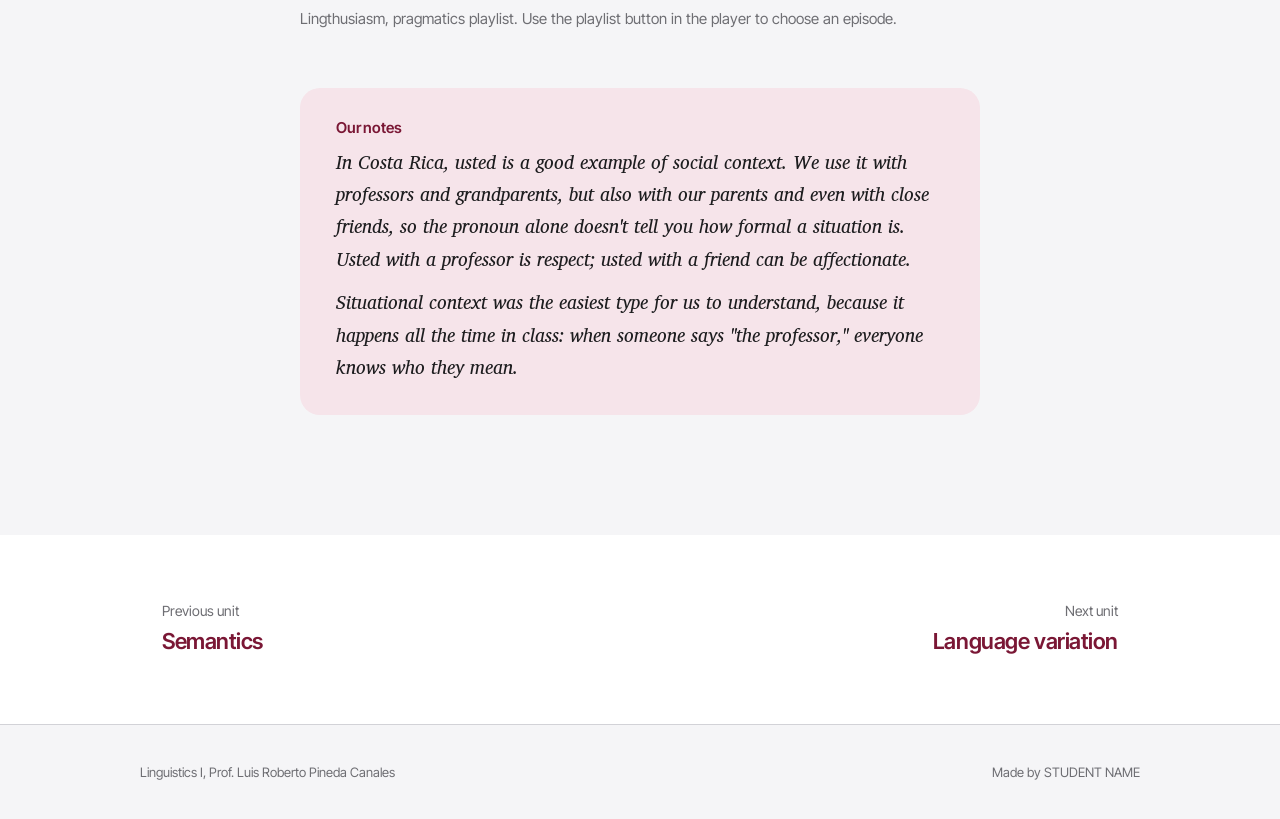
<file: pragmatics.html>
<!DOCTYPE html>
<html lang="en">
<head>
  <meta charset="UTF-8">
  <meta name="viewport" content="width=device-width, initial-scale=1">
  <title>Pragmatics | Linguistics I</title>
  <link rel="preconnect" href="https://fonts.googleapis.com">
  <link rel="preconnect" href="https://fonts.gstatic.com" crossorigin>
  <link href="https://fonts.googleapis.com/css2?family=Charis+SIL:ital,wght@0,400;0,700;1,400&family=Inter+Tight:wght@400;500;600;700&display=swap" rel="stylesheet">
  <link rel="stylesheet" href="css/style.css">
</head>
<body>

<nav class="nav" aria-label="Main">
  <div class="nav-inner">
    <a class="brand" href="index.html">Linguistics I</a>
    <ul>
      <li><a href="index.html">Home</a></li>
      <li><a href="semantics.html">Semantics</a></li>
      <li><a href="pragmatics.html" aria-current="page">Pragmatics</a></li>
      <li><a href="variation.html">Variation</a></li>
      <li><a href="presentations.html">Presentations</a></li>
      <li><a href="portfolio.html">Portfolio</a></li>
      <li><a href="reflection.html">Reflection</a></li>
    </ul>
  </div>
</nav>

<header class="unit-hero">
  <p class="unit-label">Unit 7</p>
  <h1 class="display">Pragmatics</h1>
  <p class="lede">The same words can mean different things. Context decides.</p>
</header>

<main>

  <section class="section">
    <div class="read">
      <p class="statement"><mark>He</mark> is <mark>there</mark> <mark>now</mark>.</p>
      <p>Who is <em>he</em>? Where is <em>there</em>? When is <em>now</em>? The sentence is perfectly grammatical, but on its own we can't know what it means. Its meaning depends on the context it's used in.</p>

      <div class="video">
        <iframe src="https://www.youtube-nocookie.com/embed/y-EdAwDZZoA?end=615" title="Pragmatics class video" loading="lazy" allow="accelerometer; encrypted-media; gyroscope; picture-in-picture" allowfullscreen></iframe>
      </div>
      <p class="video-caption">Class video. Assigned up to minute 10:15.</p>
    </div>
  </section>

  <section class="section alt">
    <div class="read">
      <h2>Three kinds of context</h2>
      <p>Choose a context to see how it shapes the meaning of an utterance.</p>

      <div class="seg" data-ctx-group role="group" aria-label="Kind of context">
        <button data-ctx="ctx-ling" aria-pressed="true">Linguistic</button>
        <button data-ctx="ctx-sit" aria-pressed="false">Situational</button>
        <button data-ctx="ctx-soc" aria-pressed="false">Social</button>
      </div>

      <div class="ctx-panel" id="ctx-ling">
        <p class="utterance">"Yes."</p>
        <p class="scene">The words said before an utterance. On its own, <em>yes</em> tells us almost nothing.</p>
        <p class="reading">After <em>"Do you want to go to the beach on Saturday?"</em>, <em>yes</em> means <strong>I want to go to the beach on Saturday.</strong></p>
      </div>

      <div class="ctx-panel" id="ctx-sit" hidden>
        <p class="utterance">"The professor left."</p>
        <p class="scene">The situation in which something is said: where we are, who is present, what is happening.</p>
        <p class="reading">If I'm a student sitting in Professor Sánchez's class right now, <em>the professor</em> most likely means <strong>Professor Sánchez.</strong></p>
      </div>

      <div class="ctx-panel" id="ctx-soc" hidden>
        <p class="utterance">"Can you take the trash?"</p>
        <p class="scene">The social relationship between the people speaking.</p>
        <p class="reading">From a parent to a child, this isn't a question about ability. It's <strong>a polite request</strong>, and everyone understands it that way because of who is speaking to whom.</p>
      </div>

      <figure class="figure">
        <img src="assets/portfolio/this-is-fine.jpg" alt="The This is fine meme: a dog drinking coffee in a room on fire" loading="lazy" style="border-radius:12px">
        <figcaption>&ldquo;This is fine&rdquo; only works because of context: the burning room tells us the dog means the opposite. <a href="portfolio.html#this-is-fine">See the full analysis in our portfolio</a>.</figcaption>
      </figure>

      <h3>Podcast: Meaning beyond the words</h3>
      <p>Lingthusiasm is a podcast by linguists Gretchen McCulloch and Lauren Gawne. This playlist collects their episodes on pragmatics: how context, cooperation, and politeness shape what we really mean.</p>
      <div class="video">
        <iframe src="https://www.youtube-nocookie.com/embed/videoseries?list=PLcqOJ708UoXT1KmfcY841iR3vtkXVfi1i" title="Lingthusiasm: pragmatics episodes" loading="lazy" allow="accelerometer; encrypted-media; gyroscope; picture-in-picture" allowfullscreen></iframe>
      </div>
      <p class="video-caption">Lingthusiasm, pragmatics playlist. Use the playlist button in the player to choose an episode.</p>

      <div class="notes">
        <h4>Our notes</h4>
        <p>In Costa Rica, <em>usted</em> is a good example of social context. We use it with professors and grandparents, but also with our parents and even with close friends, so the pronoun alone doesn't tell you how formal a situation is. <em>Usted</em> with a professor is respect; <em>usted</em> with a friend can be affectionate.</p>
        <p>Situational context was the easiest type for us to understand, because it happens all the time in class: when someone says "the professor," everyone knows who they mean.</p>
      </div>
    </div>
  </section>

</main>

<nav class="pager" aria-label="Units">
  <a href="semantics.html"><small>Previous unit</small><span>Semantics</span></a>
  <a href="variation.html" style="text-align:right"><small>Next unit</small><span>Language variation</span></a>
</nav>

<footer class="footer">
  <div class="wrap">
    <span>Linguistics I, Prof. Luis Roberto Pineda Canales</span>
    <span>Made by STUDENT NAME</span>
  </div>
</footer>

<script src="js/main.js"></script>
</body>
</html>
</file>
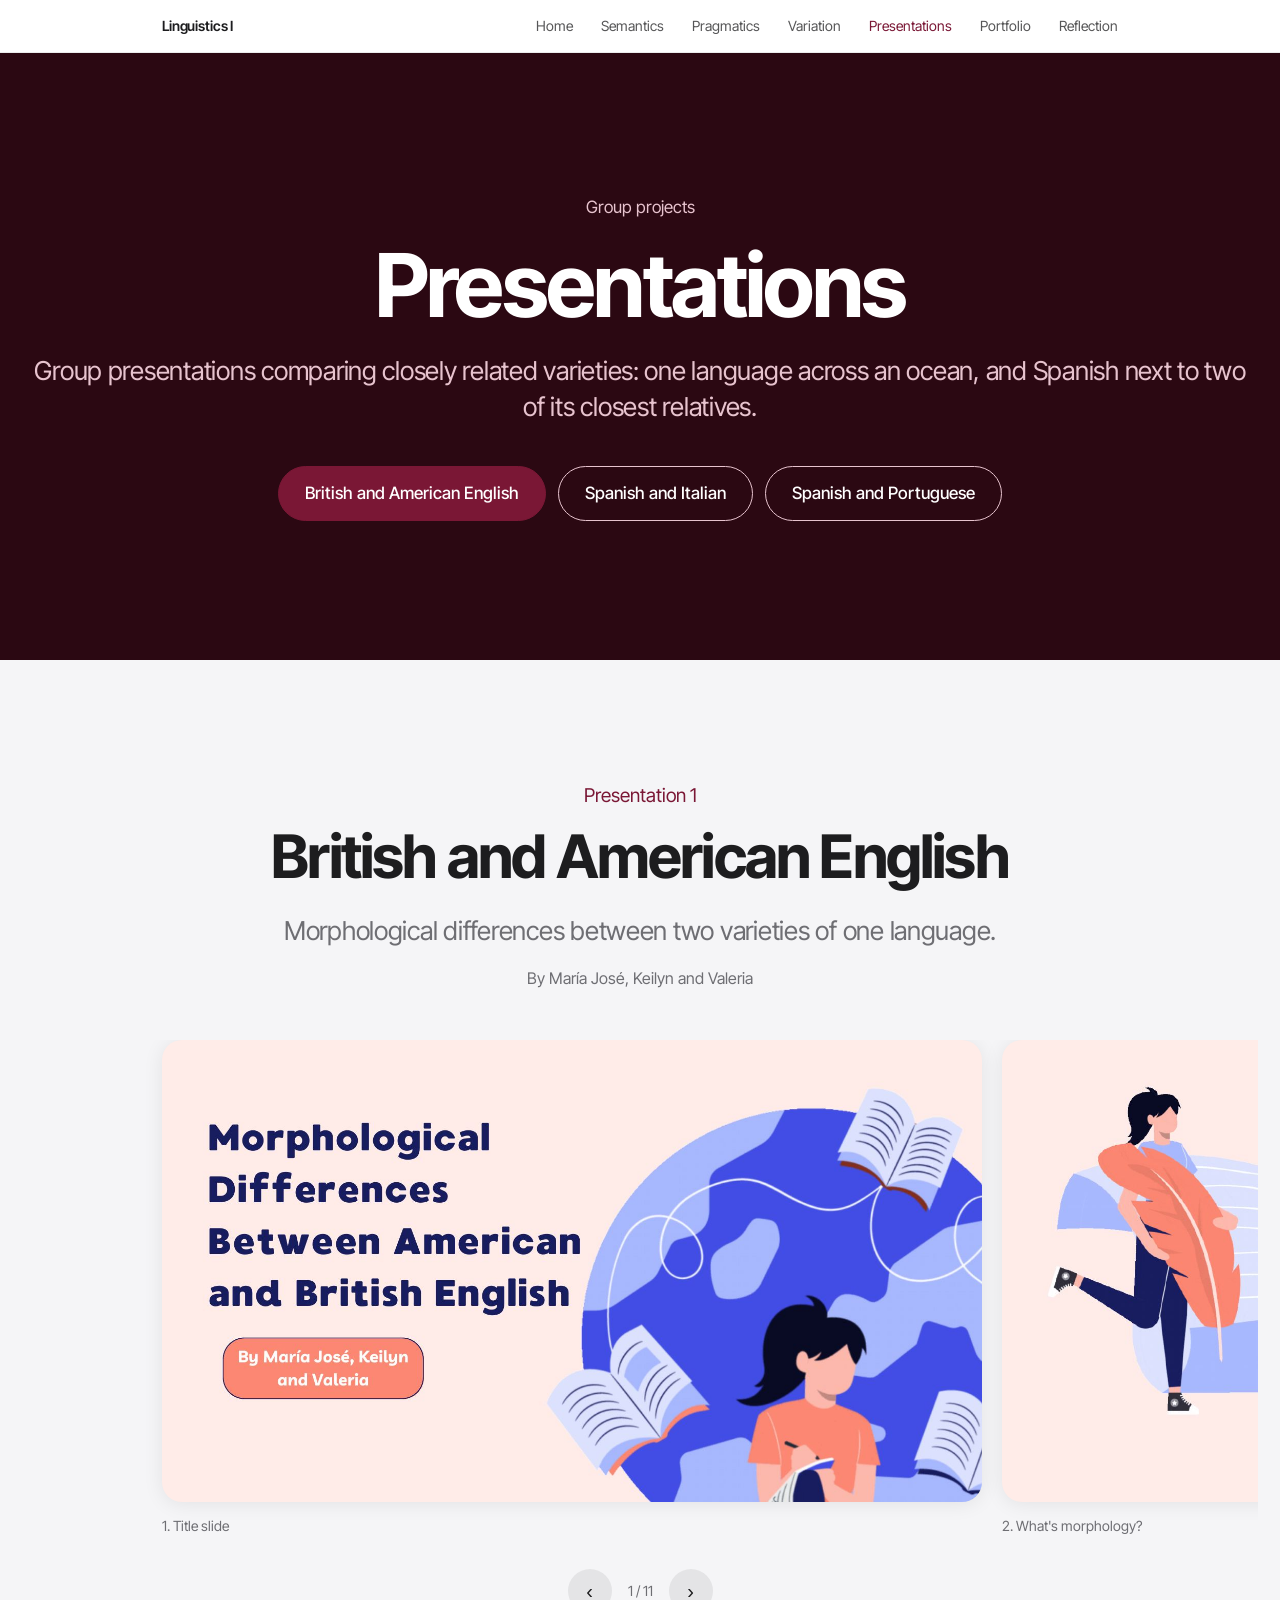
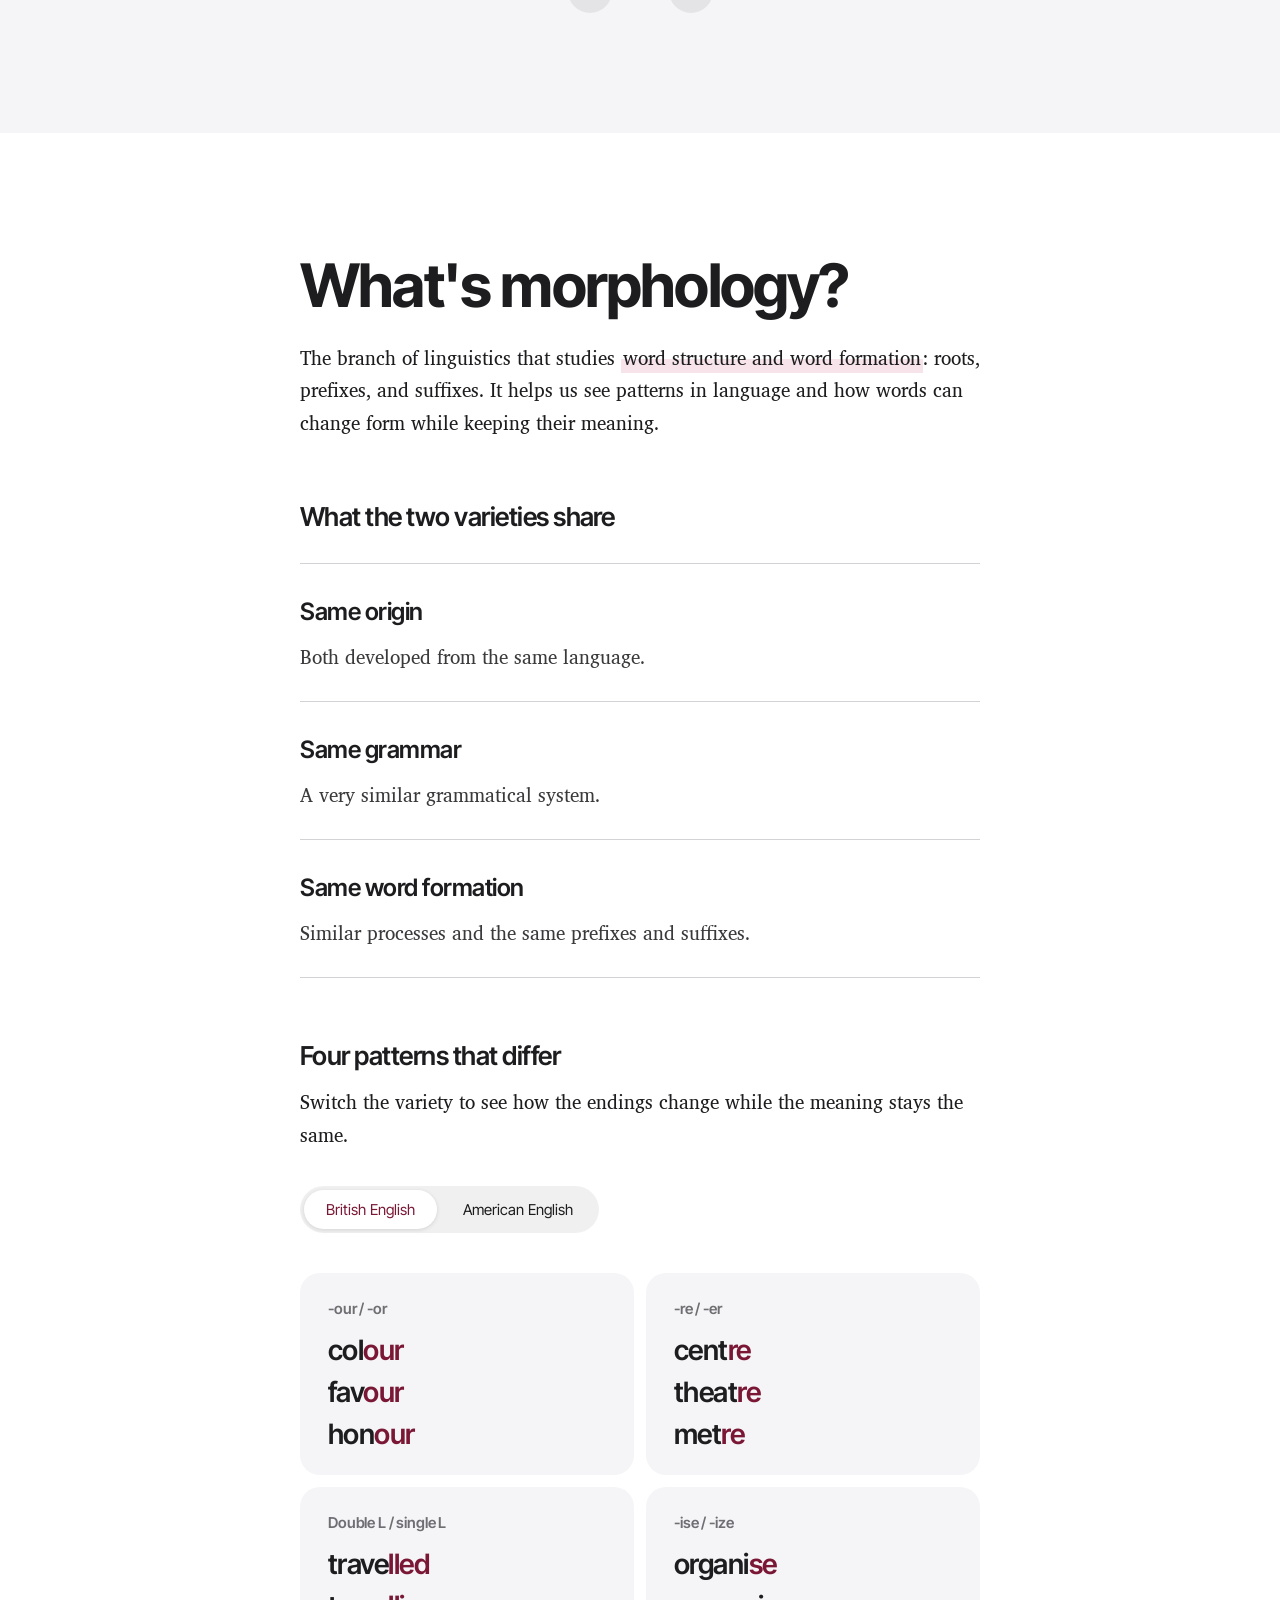
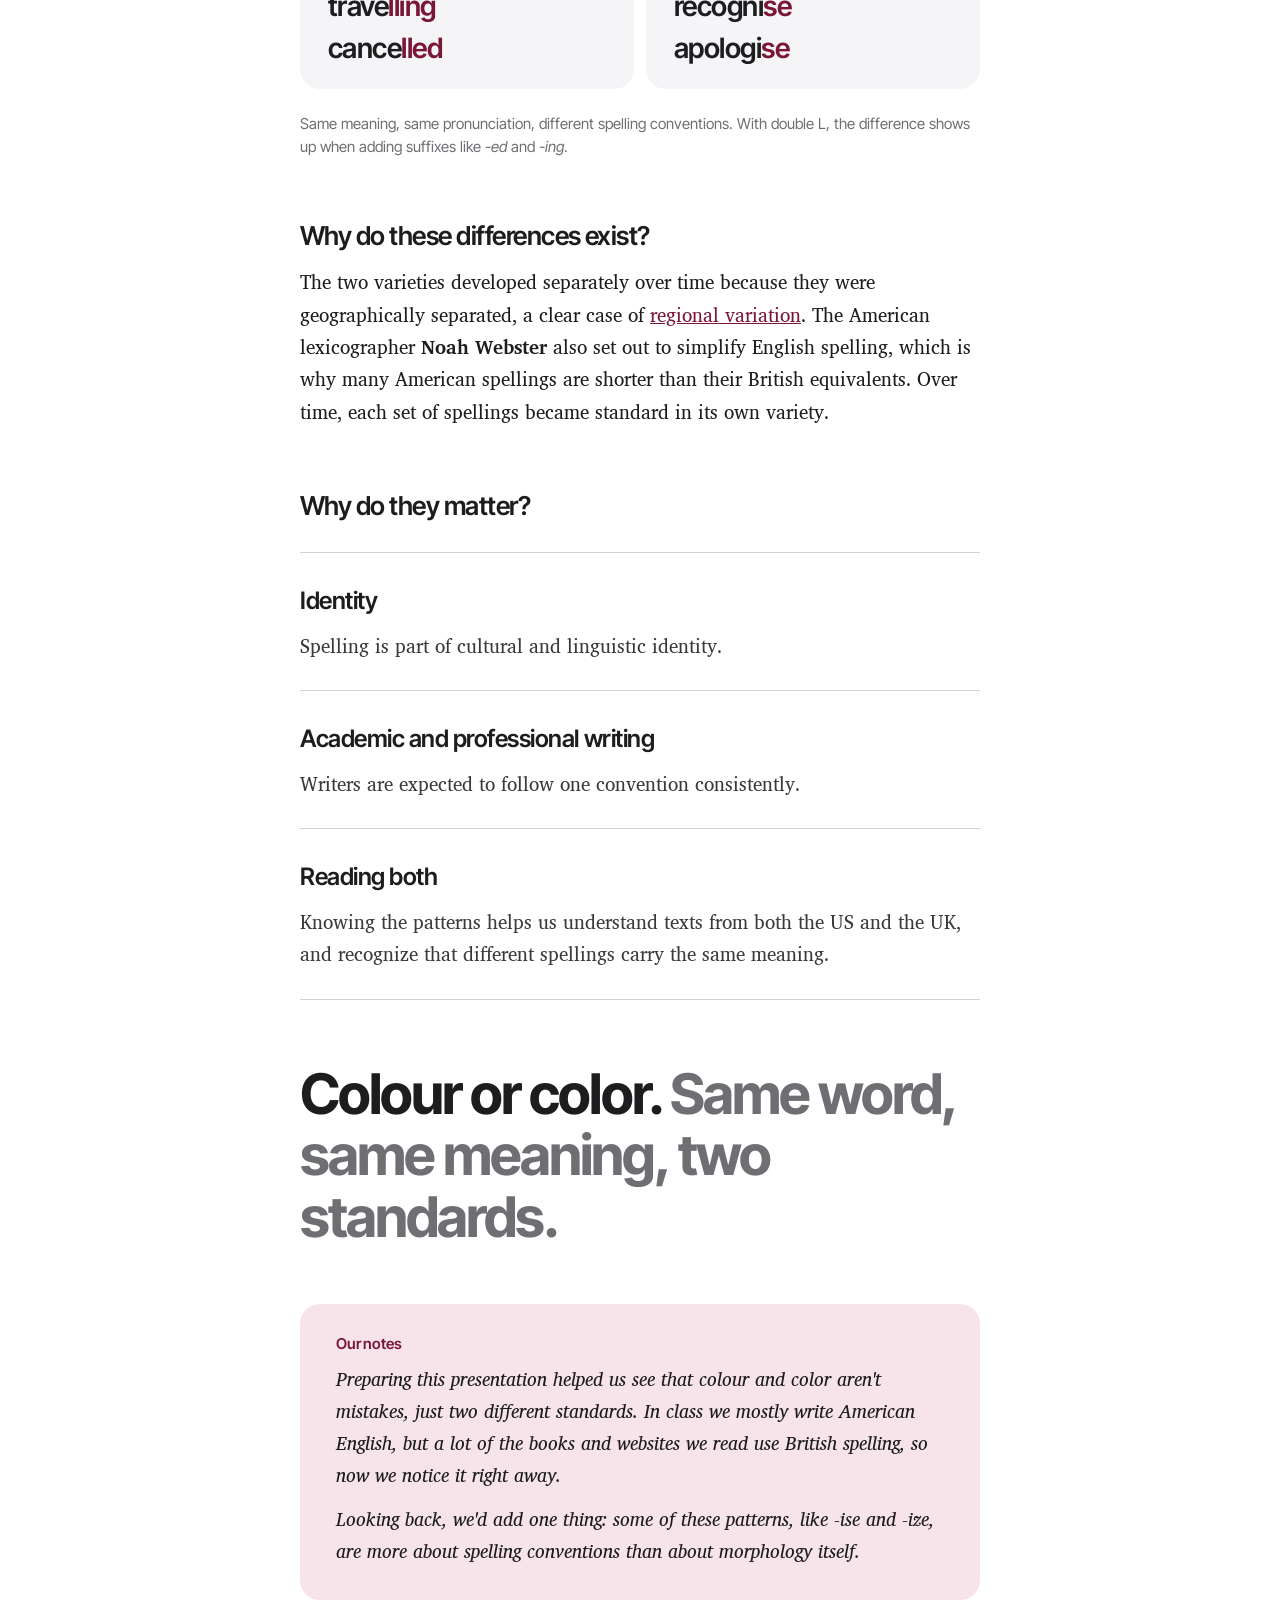
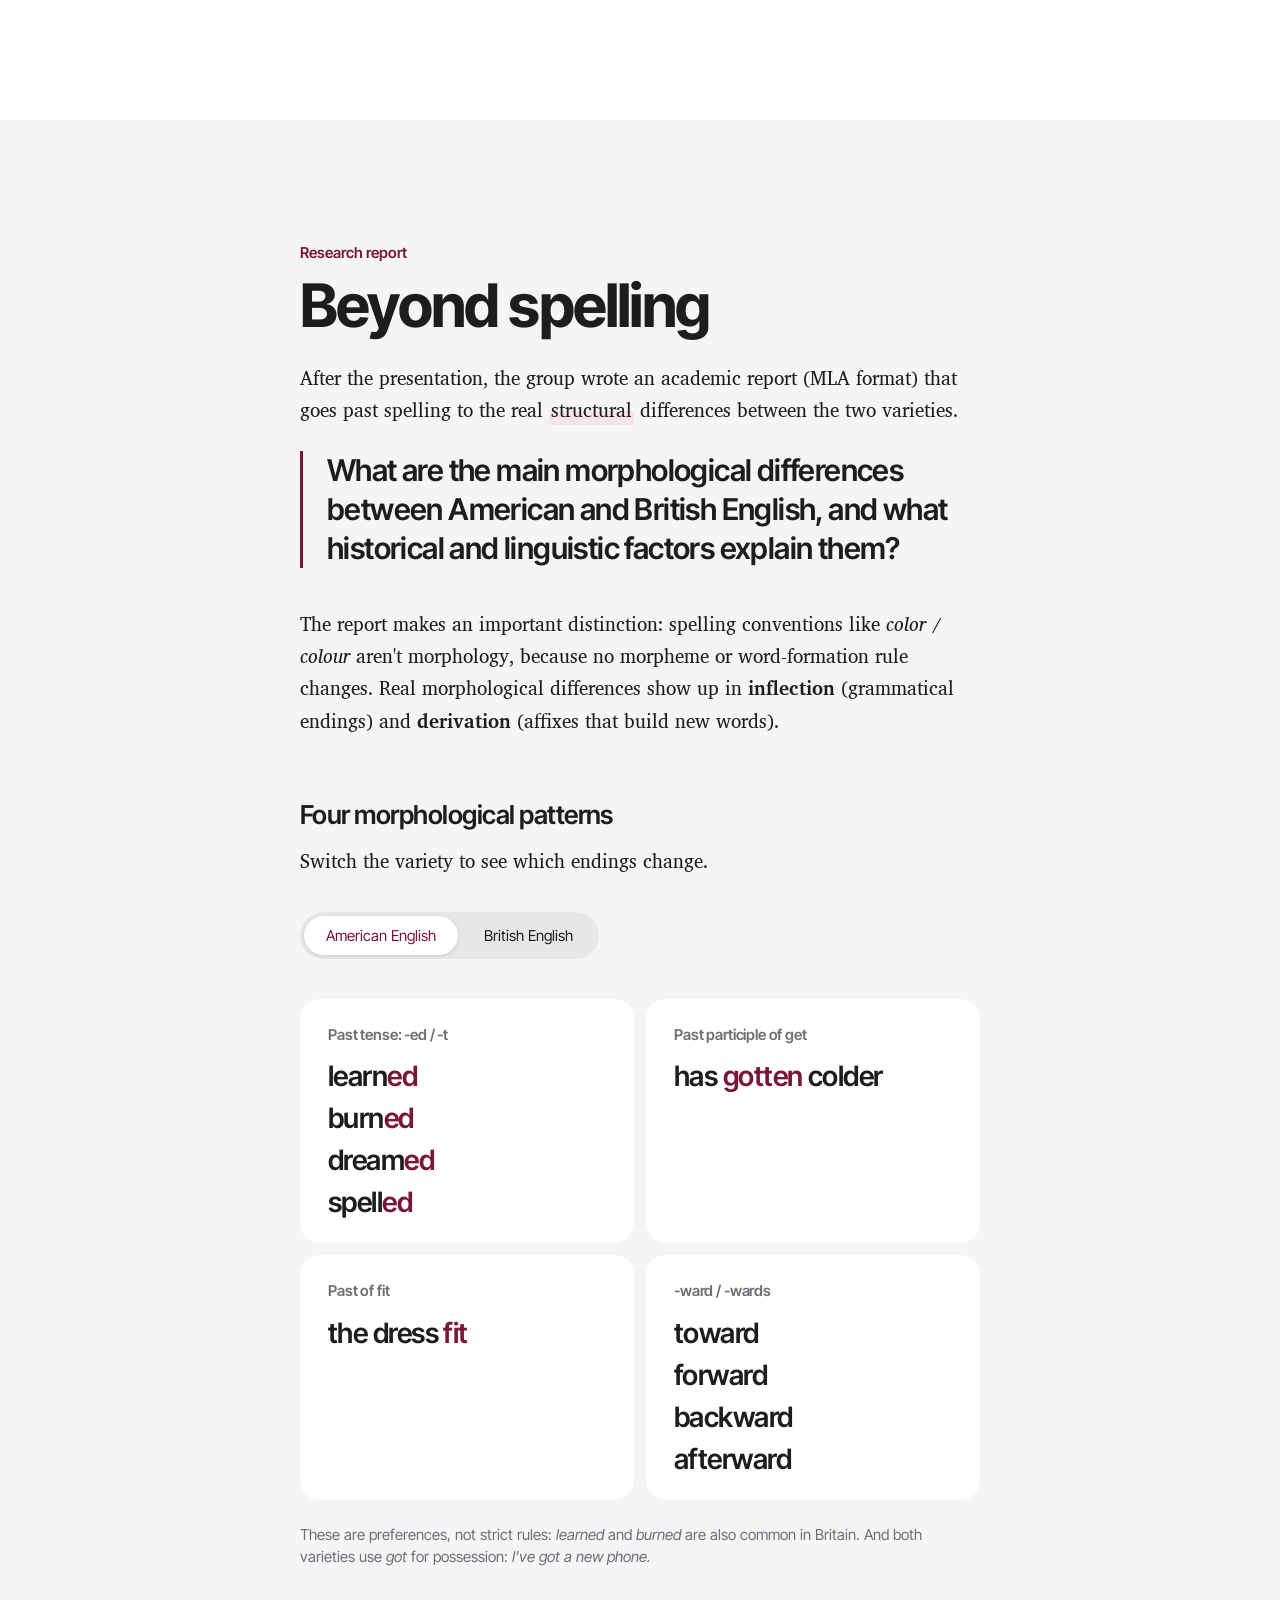
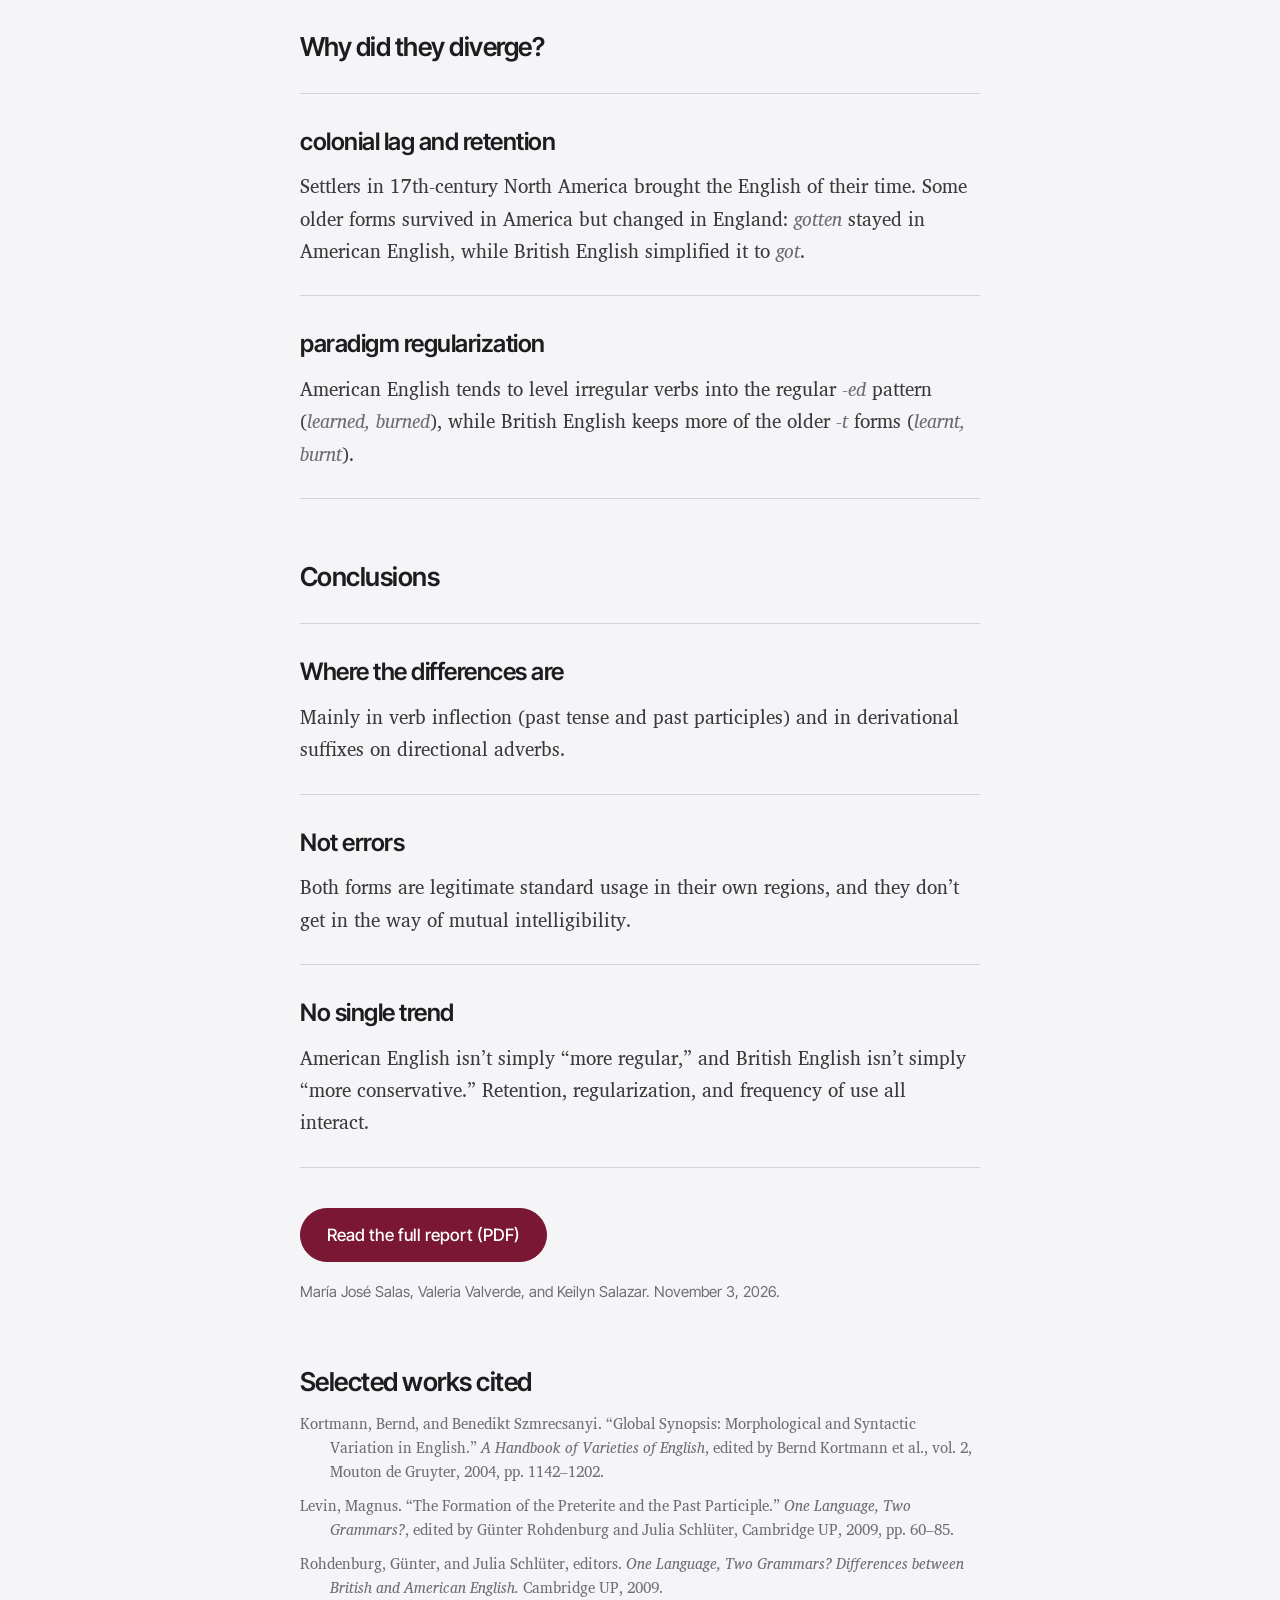
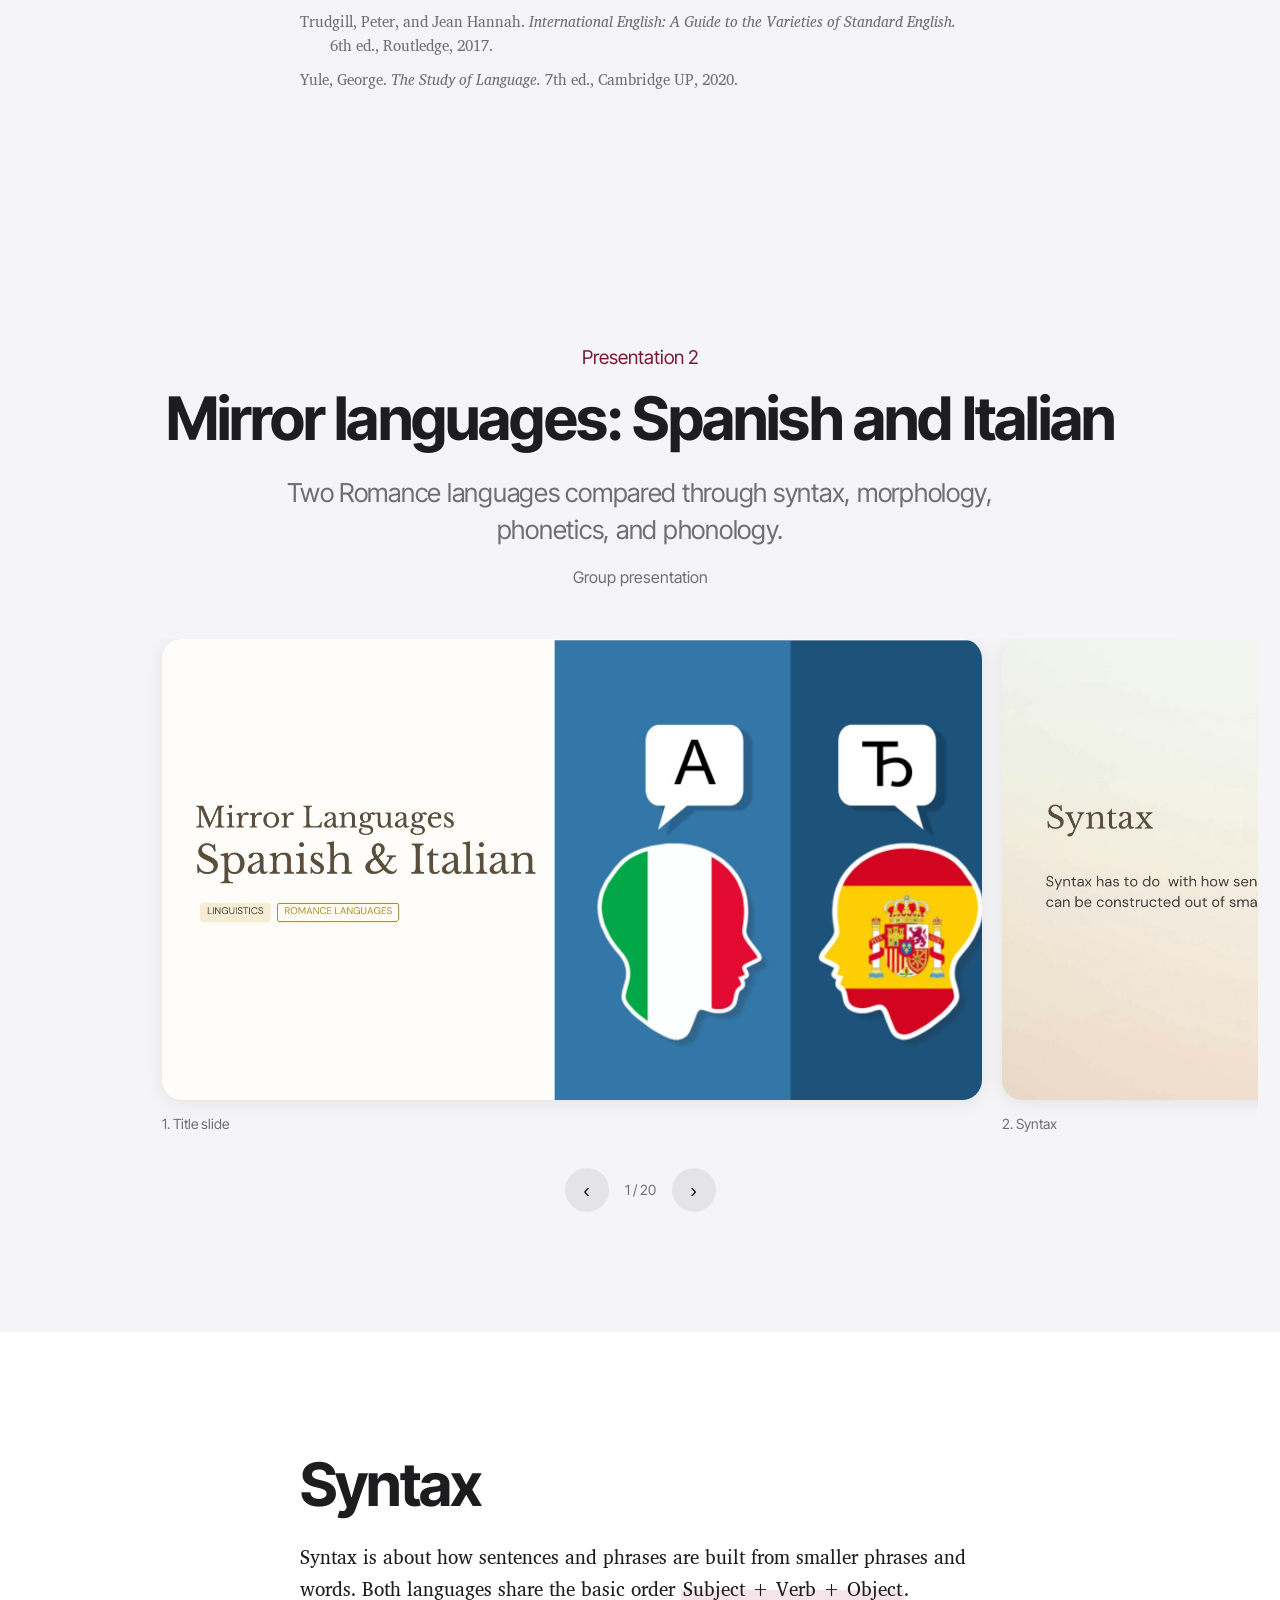
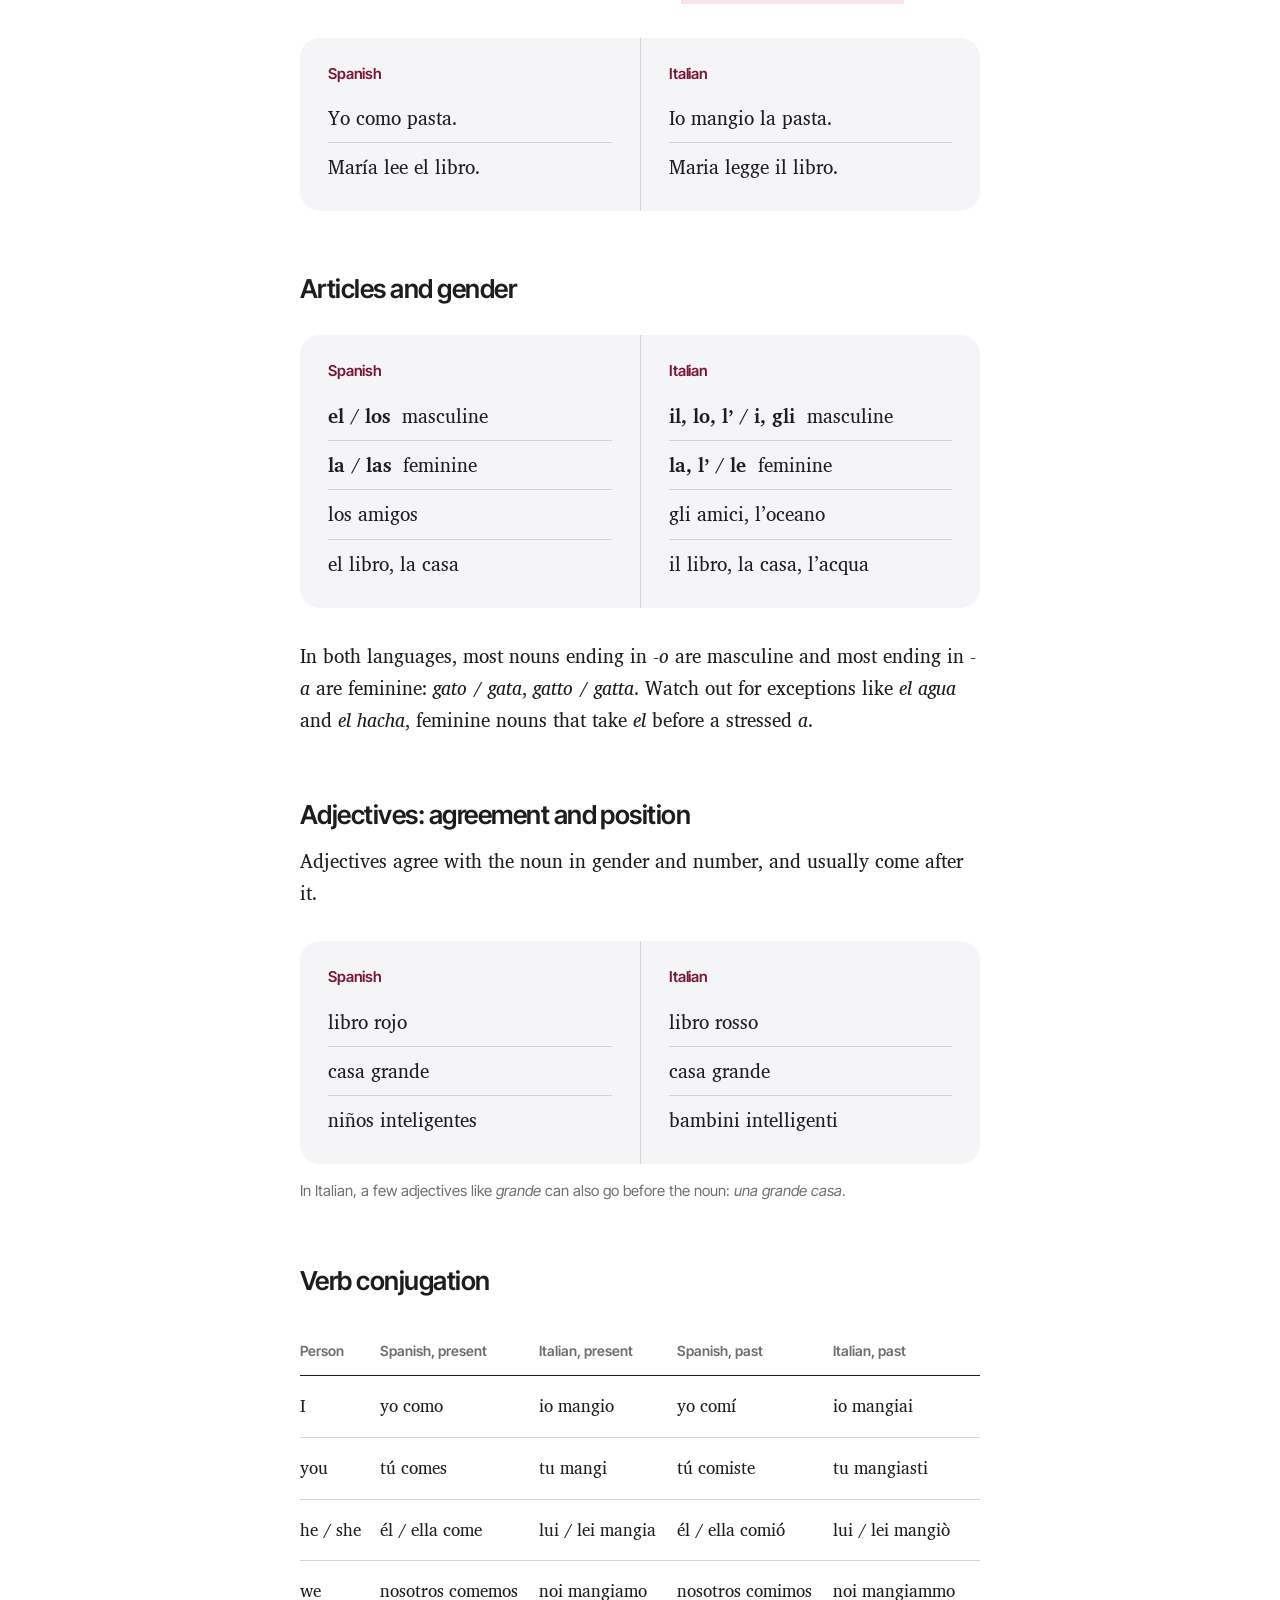
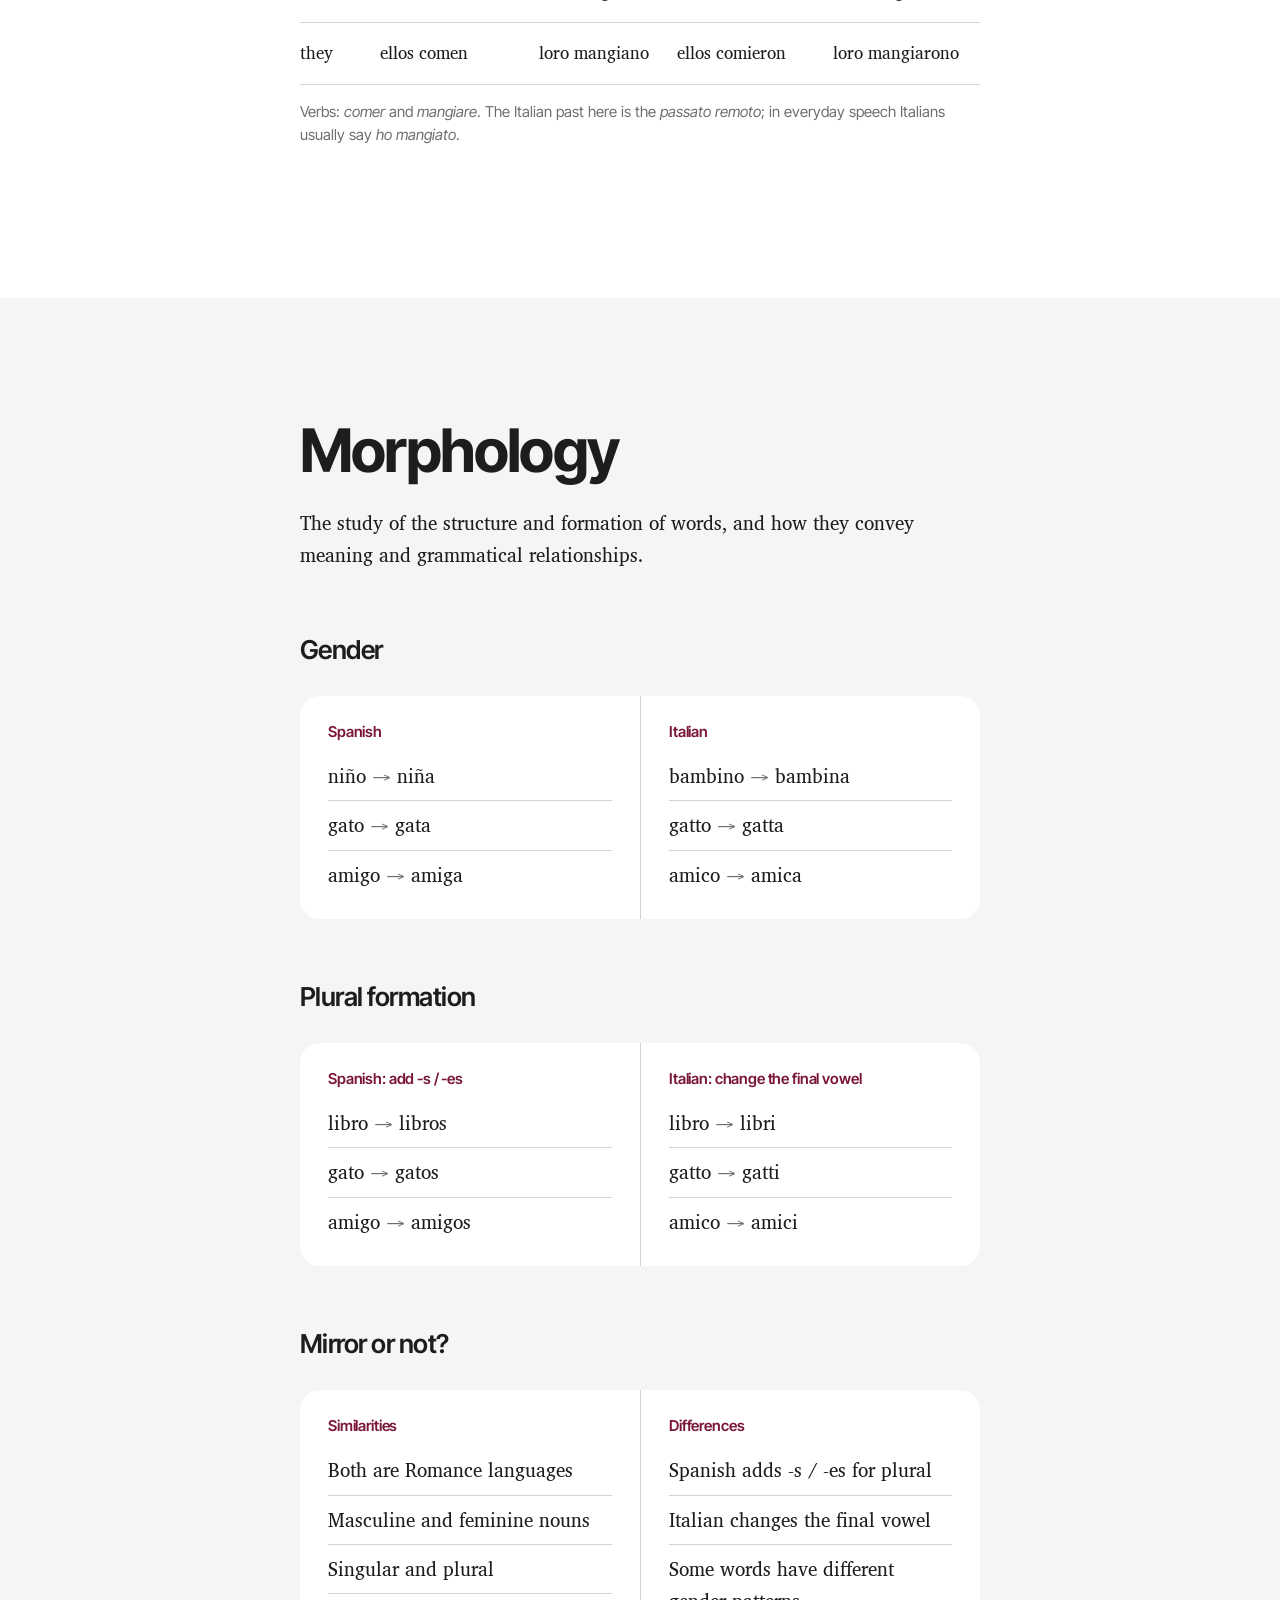
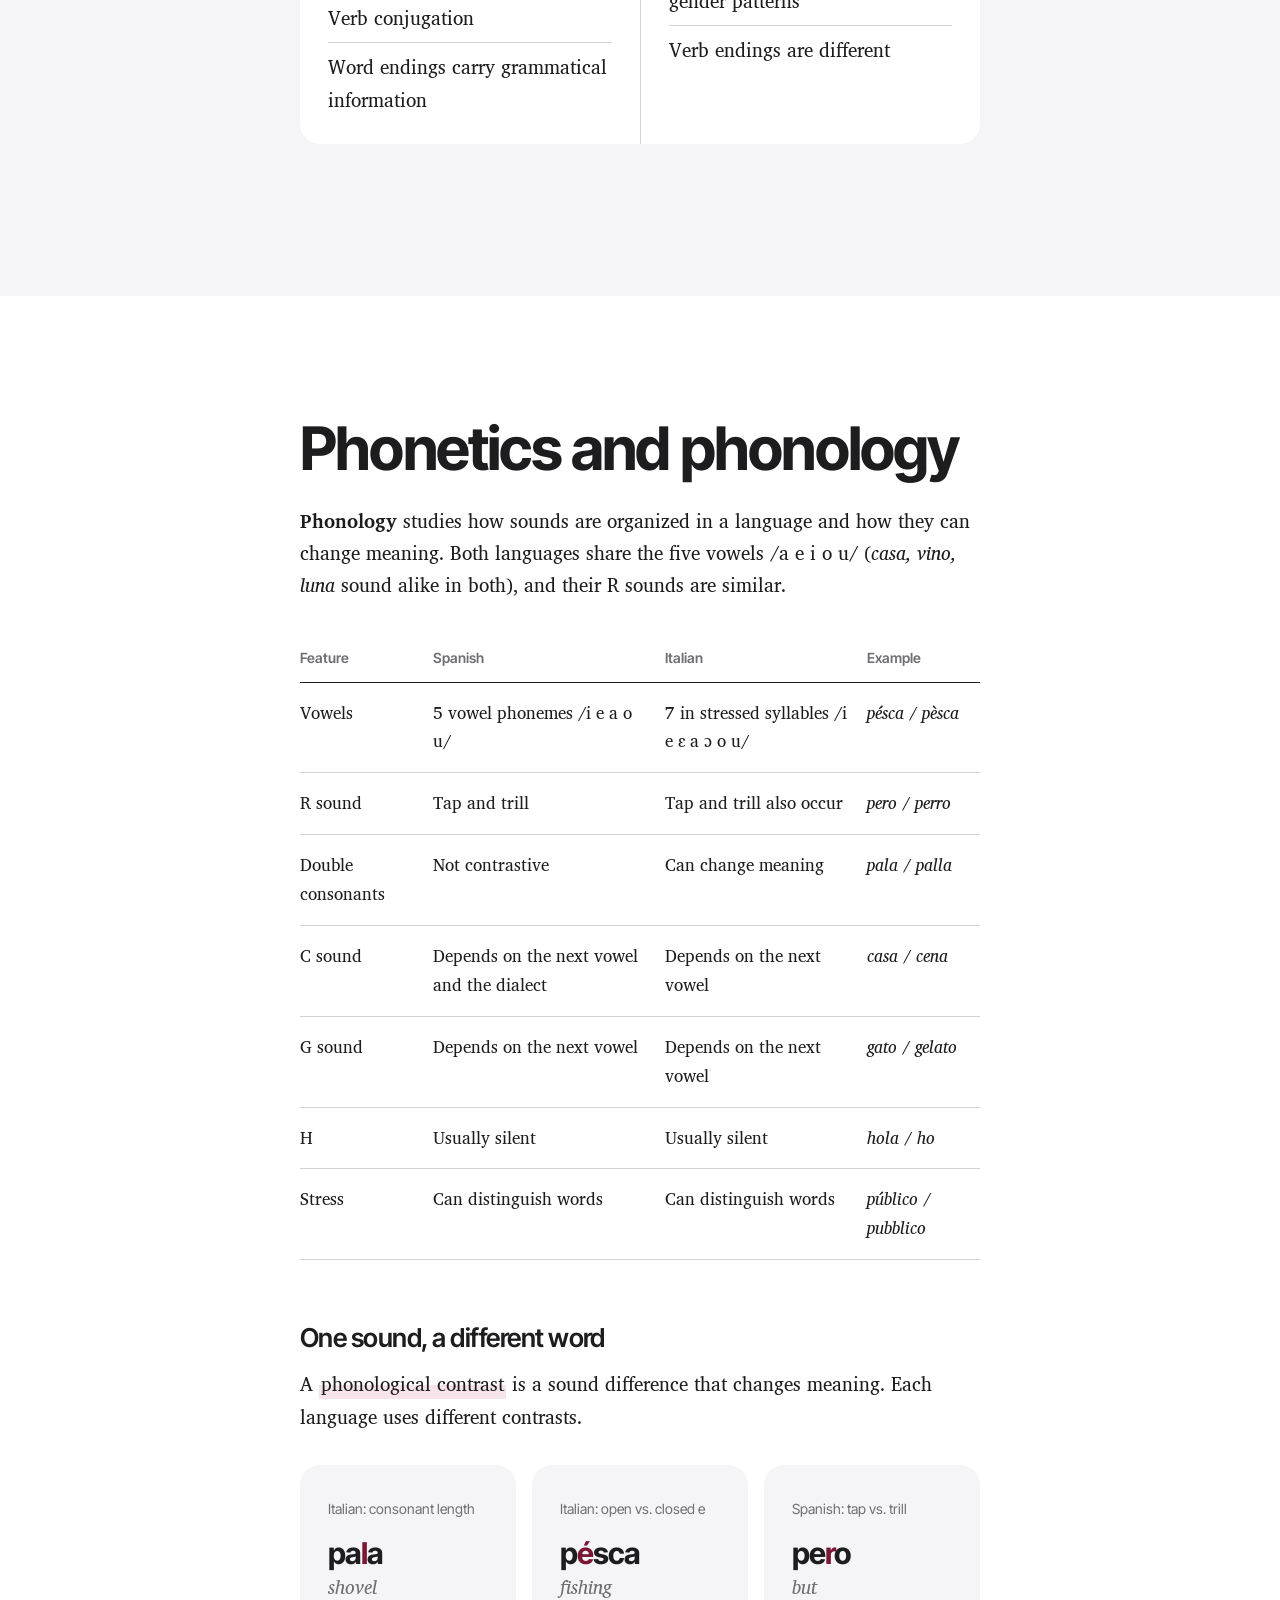
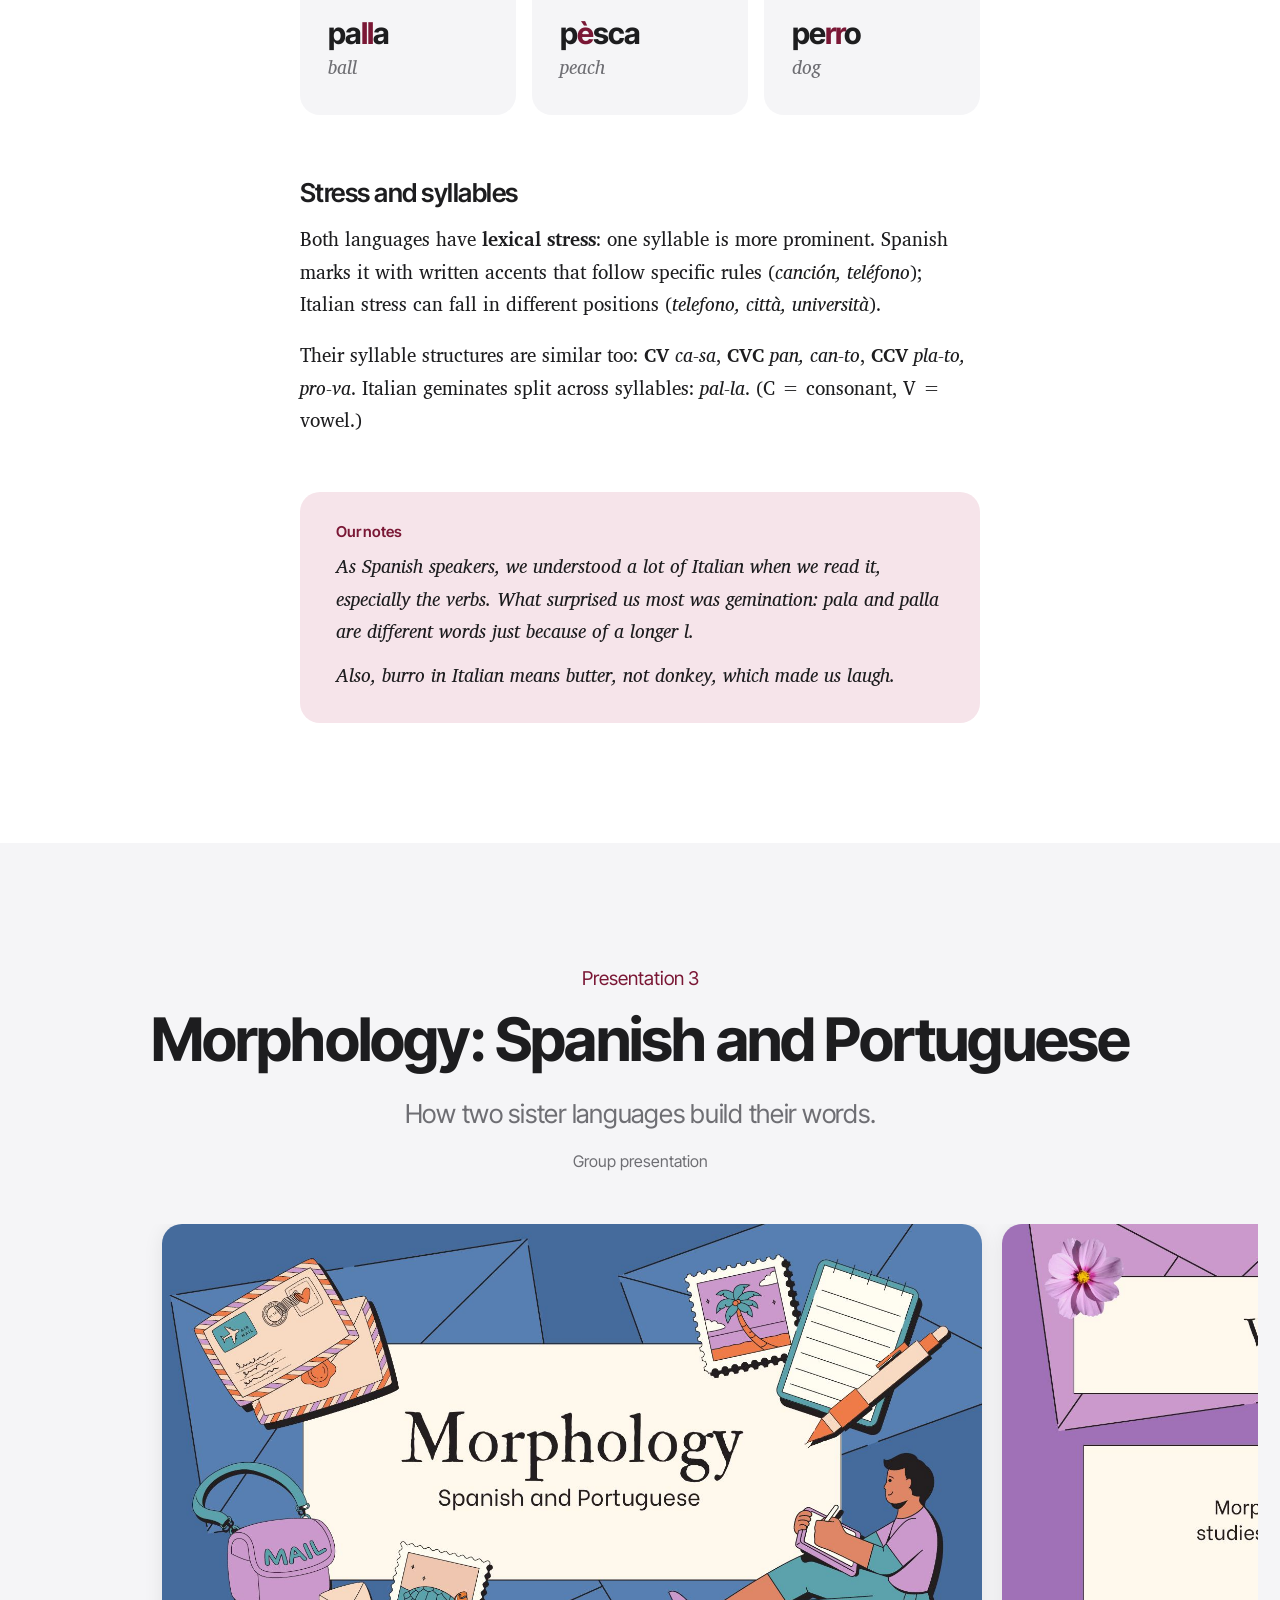
<file: presentations.html>
<!DOCTYPE html>
<html lang="en">
<head>
  <meta charset="UTF-8">
  <meta name="viewport" content="width=device-width, initial-scale=1">
  <title>Presentations | Linguistics I</title>
  <link rel="preconnect" href="https://fonts.googleapis.com">
  <link rel="preconnect" href="https://fonts.gstatic.com" crossorigin>
  <link href="https://fonts.googleapis.com/css2?family=Charis+SIL:ital,wght@0,400;0,700;1,400&family=Inter+Tight:wght@400;500;600;700&display=swap" rel="stylesheet">
  <link rel="stylesheet" href="css/style.css">
</head>
<body>

<nav class="nav" aria-label="Main">
  <div class="nav-inner">
    <a class="brand" href="index.html">Linguistics I</a>
    <ul>
      <li><a href="index.html">Home</a></li>
      <li><a href="semantics.html">Semantics</a></li>
      <li><a href="pragmatics.html">Pragmatics</a></li>
      <li><a href="variation.html">Variation</a></li>
      <li><a href="presentations.html" aria-current="page">Presentations</a></li>
      <li><a href="portfolio.html">Portfolio</a></li>
      <li><a href="reflection.html">Reflection</a></li>
    </ul>
  </div>
</nav>

<header class="unit-hero">
  <p class="unit-label">Group projects</p>
  <h1 class="display">Presentations</h1>
  <p class="lede">Group presentations comparing closely related varieties: one language across an ocean, and Spanish next to two of its closest relatives.</p>
  <p style="margin-top:40px; display:flex; gap:12px; justify-content:center; flex-wrap:wrap">
    <a class="btn" href="#british-american">British and American English</a>
    <a class="btn ghost" href="#spanish-italian" style="color:#fff; border-color:#E7C3CE">Spanish and Italian</a>
    <a class="btn ghost" href="#spanish-portuguese" style="color:#fff; border-color:#E7C3CE">Spanish and Portuguese</a>
  </p>
</header>

<main>

  <!-- =========================================================
       PRESENTATION 1: British vs American English
       ========================================================= -->
  <section class="section alt" id="british-american">
    <div class="wrap center">
      <p class="unit-label" style="font-family:var(--display); color:var(--wine); margin:0 0 12px">Presentation 1</p>
      <h2>British and American English</h2>
      <p class="lede">Morphological differences between two varieties of one language.</p>
      <p style="font-family:var(--display); font-size:16px; color:var(--muted); margin-top:16px">By María José, Keilyn and Valeria</p>
    </div>
    <div class="gallery-wrap">
      <div class="gallery" tabindex="0" role="region" aria-label="British and American English slides">
        <figure><img src="assets/slides/ba-01.jpg" alt="British and American English, slide 1: Title slide" loading="lazy" width="1600" height="900"><figcaption>1. Title slide</figcaption></figure>
        <figure><img src="assets/slides/ba-02.jpg" alt="British and American English, slide 2: What&#x27;s morphology?" loading="lazy" width="1600" height="900"><figcaption>2. What&#x27;s morphology?</figcaption></figure>
        <figure><img src="assets/slides/ba-03.jpg" alt="British and American English, slide 3: Similarities between American and British English" loading="lazy" width="1600" height="900"><figcaption>3. Similarities between American and British English</figcaption></figure>
        <figure><img src="assets/slides/ba-04.jpg" alt="British and American English, slide 4: -our vs -or" loading="lazy" width="1600" height="900"><figcaption>4. -our vs -or</figcaption></figure>
        <figure><img src="assets/slides/ba-05.jpg" alt="British and American English, slide 5: -re vs -er" loading="lazy" width="1600" height="900"><figcaption>5. -re vs -er</figcaption></figure>
        <figure><img src="assets/slides/ba-06.jpg" alt="British and American English, slide 6: Double L vs single L" loading="lazy" width="1600" height="900"><figcaption>6. Double L vs single L</figcaption></figure>
        <figure><img src="assets/slides/ba-07.jpg" alt="British and American English, slide 7: -ise vs -ize" loading="lazy" width="1600" height="900"><figcaption>7. -ise vs -ize</figcaption></figure>
        <figure><img src="assets/slides/ba-08.jpg" alt="British and American English, slide 8: Why do these differences exist?" loading="lazy" width="1600" height="900"><figcaption>8. Why do these differences exist?</figcaption></figure>
        <figure><img src="assets/slides/ba-09.jpg" alt="British and American English, slide 9: Why are these differences important?" loading="lazy" width="1600" height="900"><figcaption>9. Why are these differences important?</figcaption></figure>
        <figure><img src="assets/slides/ba-10.jpg" alt="British and American English, slide 10: Conclusion" loading="lazy" width="1600" height="900"><figcaption>10. Conclusion</figcaption></figure>
        <figure><img src="assets/slides/ba-11.jpg" alt="British and American English, slide 11: Thank you" loading="lazy" width="1600" height="900"><figcaption>11. Thank you</figcaption></figure>
      </div>
      <div class="gallery-controls">
        <button class="round" data-dir="prev" aria-label="Previous slide">&#8249;</button>
        <span class="gallery-count" aria-live="polite"></span>
        <button class="round" data-dir="next" aria-label="Next slide">&#8250;</button>
      </div>
    </div>
  </section>

  <section class="section">
    <div class="read">
      <h2>What's morphology?</h2>
      <p>The branch of linguistics that studies <mark>word structure and word formation</mark>: roots, prefixes, and suffixes. It helps us see patterns in language and how words can change form while keeping their meaning.</p>

      <h3>What the two varieties share</h3>
      <dl class="entries">
        <div class="entry"><dt>Same origin</dt><dd>Both developed from the same language.</dd></div>
        <div class="entry"><dt>Same grammar</dt><dd>A very similar grammatical system.</dd></div>
        <div class="entry"><dt>Same word formation</dt><dd>Similar processes and the same prefixes and suffixes.</dd></div>
      </dl>

      <h3>Four patterns that differ</h3>
      <p>Switch the variety to see how the endings change while the meaning stays the same.</p>
      <div data-switch>
      <div class="seg" id="spell-seg" role="group" aria-label="Variety of English">
        <button data-variety="uk" aria-pressed="true">British English</button>
        <button data-variety="us" aria-pressed="false">American English</button>
      </div>
      <div class="spell-grid">
        <div class="spell-group">
          <h4>-our / -or</h4>
          <span class="spell" data-uk="col[our]" data-us="col[or]">colour</span><span class="spell" data-uk="fav[our]" data-us="fav[or]">favour</span><span class="spell" data-uk="hon[our]" data-us="hon[or]">honour</span>
        </div>
        <div class="spell-group">
          <h4>-re / -er</h4>
          <span class="spell" data-uk="cent[re]" data-us="cent[er]">centre</span><span class="spell" data-uk="theat[re]" data-us="theat[er]">theatre</span><span class="spell" data-uk="met[re]" data-us="met[er]">metre</span>
        </div>
        <div class="spell-group">
          <h4>Double L / single L</h4>
          <span class="spell" data-uk="trave[lled]" data-us="trave[led]">travelled</span><span class="spell" data-uk="trave[lling]" data-us="trave[ling]">travelling</span><span class="spell" data-uk="cance[lled]" data-us="cance[led]">cancelled</span>
        </div>
        <div class="spell-group">
          <h4>-ise / -ize</h4>
          <span class="spell" data-uk="organi[se]" data-us="organi[ze]">organise</span><span class="spell" data-uk="recogni[se]" data-us="recogni[ze]">recognise</span><span class="spell" data-uk="apologi[se]" data-us="apologi[ze]">apologise</span>
        </div>
      </div>
      </div>
      <p class="aside" style="margin-top:0">Same meaning, same pronunciation, different spelling conventions. With double L, the difference shows up when adding suffixes like <em>-ed</em> and <em>-ing</em>.</p>

      <h3>Why do these differences exist?</h3>
      <p>The two varieties developed separately over time because they were geographically separated, a clear case of <a href="variation.html">regional variation</a>. The American lexicographer <strong>Noah Webster</strong> also set out to simplify English spelling, which is why many American spellings are shorter than their British equivalents. Over time, each set of spellings became standard in its own variety.</p>

      <h3>Why do they matter?</h3>
      <dl class="entries">
        <div class="entry"><dt>Identity</dt><dd>Spelling is part of cultural and linguistic identity.</dd></div>
        <div class="entry"><dt>Academic and professional writing</dt><dd>Writers are expected to follow one convention consistently.</dd></div>
        <div class="entry"><dt>Reading both</dt><dd>Knowing the patterns helps us understand texts from both the US and the UK, and recognize that different spellings carry the same meaning.</dd></div>
      </dl>

      <p class="statement" style="margin-top:64px">Colour or color. <span class="soft">Same word, same meaning, two standards.</span></p>

      <div class="notes">
        <h4>Our notes</h4>
        <p>Preparing this presentation helped us see that <em>colour</em> and <em>color</em> aren't mistakes, just two different standards. In class we mostly write American English, but a lot of the books and websites we read use British spelling, so now we notice it right away.</p>
        <p>Looking back, we'd add one thing: some of these patterns, like <em>-ise</em> and <em>-ize</em>, are more about spelling conventions than about morphology itself.</p>
      </div>
    </div>
  </section>

  <!-- ===== Research report: British vs American morphology ===== -->
  <section class="section alt" id="british-american-report">
    <div class="read">
      <p class="source-kind">Research report</p>
      <h2>Beyond spelling</h2>
      <p>After the presentation, the group wrote an academic report (MLA format) that goes past spelling to the real <mark>structural</mark> differences between the two varieties.</p>
      <p class="report-q">What are the main morphological differences between American and British English, and what historical and linguistic factors explain them?</p>
      <p>The report makes an important distinction: spelling conventions like <em>color / colour</em> aren't morphology, because no morpheme or word-formation rule changes. Real morphological differences show up in <strong>inflection</strong> (grammatical endings) and <strong>derivation</strong> (affixes that build new words).</p>

      <h3>Four morphological patterns</h3>
      <p>Switch the variety to see which endings change.</p>
      <div data-switch>
        <div class="seg" role="group" aria-label="Variety of English">
          <button data-variety="us" aria-pressed="true">American English</button>
          <button data-variety="uk" aria-pressed="false">British English</button>
        </div>
        <div class="spell-grid">
          <div class="spell-group">
            <h4>Past tense: -ed / -t</h4>
            <span class="spell" data-us="learn[ed]" data-uk="learn[t]">learned</span><span class="spell" data-us="burn[ed]" data-uk="burn[t]">burned</span><span class="spell" data-us="dream[ed]" data-uk="dream[t]">dreamed</span><span class="spell" data-us="spell[ed]" data-uk="spel[t]">spelled</span>
          </div>
          <div class="spell-group">
            <h4>Past participle of get</h4>
            <span class="spell" data-us="has [gotten] colder" data-uk="has [got] colder">has gotten colder</span>
          </div>
          <div class="spell-group">
            <h4>Past of fit</h4>
            <span class="spell" data-us="the dress [fit]" data-uk="the dress [fitted]">the dress fit</span>
          </div>
          <div class="spell-group">
            <h4>-ward / -wards</h4>
            <span class="spell" data-us="toward" data-uk="toward[s]">toward</span><span class="spell" data-us="forward" data-uk="forward[s]">forward</span><span class="spell" data-us="backward" data-uk="backward[s]">backward</span><span class="spell" data-us="afterward" data-uk="afterward[s]">afterward</span>
          </div>
        </div>
      </div>
      <p class="aside" style="margin-top:0">These are preferences, not strict rules: <em>learned</em> and <em>burned</em> are also common in Britain. And both varieties use <em>got</em> for possession: <em>I&rsquo;ve got a new phone.</em></p>

      <h3>Why did they diverge?</h3>
      <dl class="entries">
        <div class="entry">
          <dt>colonial lag and retention</dt>
          <dd>Settlers in 17th-century North America brought the English of their time. Some older forms survived in America but changed in England: <span class="ex">gotten</span> stayed in American English, while British English simplified it to <span class="ex">got</span>.</dd>
        </div>
        <div class="entry">
          <dt>paradigm regularization</dt>
          <dd>American English tends to level irregular verbs into the regular <span class="ex">-ed</span> pattern (<span class="ex">learned, burned</span>), while British English keeps more of the older <span class="ex">-t</span> forms (<span class="ex">learnt, burnt</span>).</dd>
        </div>
      </dl>

      <h3>Conclusions</h3>
      <dl class="entries">
        <div class="entry"><dt>Where the differences are</dt><dd>Mainly in verb inflection (past tense and past participles) and in derivational suffixes on directional adverbs.</dd></div>
        <div class="entry"><dt>Not errors</dt><dd>Both forms are legitimate standard usage in their own regions, and they don&rsquo;t get in the way of mutual intelligibility.</dd></div>
        <div class="entry"><dt>No single trend</dt><dd>American English isn&rsquo;t simply &ldquo;more regular,&rdquo; and British English isn&rsquo;t simply &ldquo;more conservative.&rdquo; Retention, regularization, and frequency of use all interact.</dd></div>
      </dl>

      <p style="margin-top:40px"><a class="btn" href="assets/morphology-report.pdf" target="_blank" rel="noopener">Read the full report (PDF)</a></p>
      <p class="source-meta">María José Salas, Valeria Valverde, and Keilyn Salazar. November 3, 2026.</p>

      <h3>Selected works cited</h3>
      <div class="cites">
        <p>Kortmann, Bernd, and Benedikt Szmrecsanyi. &ldquo;Global Synopsis: Morphological and Syntactic Variation in English.&rdquo; <em>A Handbook of Varieties of English</em>, edited by Bernd Kortmann et al., vol. 2, Mouton de Gruyter, 2004, pp. 1142&ndash;1202.</p>
        <p>Levin, Magnus. &ldquo;The Formation of the Preterite and the Past Participle.&rdquo; <em>One Language, Two Grammars?</em>, edited by G&uuml;nter Rohdenburg and Julia Schl&uuml;ter, Cambridge UP, 2009, pp. 60&ndash;85.</p>
        <p>Rohdenburg, G&uuml;nter, and Julia Schl&uuml;ter, editors. <em>One Language, Two Grammars? Differences between British and American English.</em> Cambridge UP, 2009.</p>
        <p>Trudgill, Peter, and Jean Hannah. <em>International English: A Guide to the Varieties of Standard English.</em> 6th ed., Routledge, 2017.</p>
        <p>Yule, George. <em>The Study of Language.</em> 7th ed., Cambridge UP, 2020.</p>
      </div>
    </div>
  </section>

  <!-- =========================================================
       PRESENTATION 2: Spanish and Italian
       ========================================================= -->
  <section class="section alt" id="spanish-italian">
    <div class="wrap center">
      <p class="unit-label" style="font-family:var(--display); color:var(--wine); margin:0 0 12px">Presentation 2</p>
      <h2>Mirror languages: Spanish and Italian</h2>
      <p class="lede">Two Romance languages compared through syntax, morphology, phonetics, and phonology.</p>
      <p style="font-family:var(--display); font-size:16px; color:var(--muted); margin-top:16px">Group presentation</p>
    </div>
    <div class="gallery-wrap">
      <div class="gallery" tabindex="0" role="region" aria-label="Spanish and Italian slides">
        <figure><img src="assets/slides/it-01.jpg" alt="Spanish and Italian, slide 1: Title slide" loading="lazy" width="1600" height="900"><figcaption>1. Title slide</figcaption></figure>
        <figure><img src="assets/slides/it-02.jpg" alt="Spanish and Italian, slide 2: Syntax" loading="lazy" width="1600" height="900"><figcaption>2. Syntax</figcaption></figure>
        <figure><img src="assets/slides/it-03.jpg" alt="Spanish and Italian, slide 3: Basic word order" loading="lazy" width="1600" height="900"><figcaption>3. Basic word order</figcaption></figure>
        <figure><img src="assets/slides/it-04.jpg" alt="Spanish and Italian, slide 4: Nouns, articles and gender" loading="lazy" width="1600" height="900"><figcaption>4. Nouns, articles and gender</figcaption></figure>
        <figure><img src="assets/slides/it-05.jpg" alt="Spanish and Italian, slide 5: Adjectives: agreement and position" loading="lazy" width="1600" height="900"><figcaption>5. Adjectives: agreement and position</figcaption></figure>
        <figure><img src="assets/slides/it-06.jpg" alt="Spanish and Italian, slide 6: Verb conjugation: simple present" loading="lazy" width="1600" height="900"><figcaption>6. Verb conjugation: simple present</figcaption></figure>
        <figure><img src="assets/slides/it-07.jpg" alt="Spanish and Italian, slide 7: Verb conjugation: simple past" loading="lazy" width="1600" height="900"><figcaption>7. Verb conjugation: simple past</figcaption></figure>
        <figure><img src="assets/slides/it-08.jpg" alt="Spanish and Italian, slide 8: Morphology" loading="lazy" width="1600" height="900"><figcaption>8. Morphology</figcaption></figure>
        <figure><img src="assets/slides/it-09.jpg" alt="Spanish and Italian, slide 9: Gender and plural formation" loading="lazy" width="1600" height="900"><figcaption>9. Gender and plural formation</figcaption></figure>
        <figure><img src="assets/slides/it-10.jpg" alt="Spanish and Italian, slide 10: Similarities and differences" loading="lazy" width="1600" height="900"><figcaption>10. Similarities and differences</figcaption></figure>
        <figure><img src="assets/slides/it-11.jpg" alt="Spanish and Italian, slide 11: Phonetics: the sound of Romance" loading="lazy" width="1600" height="900"><figcaption>11. Phonetics: the sound of Romance</figcaption></figure>
        <figure><img src="assets/slides/it-12.jpg" alt="Spanish and Italian, slide 12: Phonetics: more examples" loading="lazy" width="1600" height="900"><figcaption>12. Phonetics: more examples</figcaption></figure>
        <figure><img src="assets/slides/it-13.jpg" alt="Spanish and Italian, slide 13: Phonology: Italian vs. Spanish" loading="lazy" width="1600" height="900"><figcaption>13. Phonology: Italian vs. Spanish</figcaption></figure>
        <figure><img src="assets/slides/it-14.jpg" alt="Spanish and Italian, slide 14: What is phonology?" loading="lazy" width="1600" height="900"><figcaption>14. What is phonology?</figcaption></figure>
        <figure><img src="assets/slides/it-15.jpg" alt="Spanish and Italian, slide 15: Vowel system" loading="lazy" width="1600" height="900"><figcaption>15. Vowel system</figcaption></figure>
        <figure><img src="assets/slides/it-16.jpg" alt="Spanish and Italian, slide 16: Consonant length" loading="lazy" width="1600" height="900"><figcaption>16. Consonant length</figcaption></figure>
        <figure><img src="assets/slides/it-17.jpg" alt="Spanish and Italian, slide 17: Stress" loading="lazy" width="1600" height="900"><figcaption>17. Stress</figcaption></figure>
        <figure><img src="assets/slides/it-18.jpg" alt="Spanish and Italian, slide 18: Syllable structure" loading="lazy" width="1600" height="900"><figcaption>18. Syllable structure</figcaption></figure>
        <figure><img src="assets/slides/it-19.jpg" alt="Spanish and Italian, slide 19: Phonological contrasts" loading="lazy" width="1600" height="900"><figcaption>19. Phonological contrasts</figcaption></figure>
        <figure><img src="assets/slides/it-20.jpg" alt="Spanish and Italian, slide 20: Thank you" loading="lazy" width="1600" height="900"><figcaption>20. Thank you</figcaption></figure>
      </div>
      <div class="gallery-controls">
        <button class="round" data-dir="prev" aria-label="Previous slide">&#8249;</button>
        <span class="gallery-count" aria-live="polite"></span>
        <button class="round" data-dir="next" aria-label="Next slide">&#8250;</button>
      </div>
    </div>
  </section>

  <section class="section">
    <div class="read">
      <h2>Syntax</h2>
      <p>Syntax is about how sentences and phrases are built from smaller phrases and words. Both languages share the basic order <mark>Subject + Verb + Object</mark>.</p>
      <div class="mirror">
        <div><h4>Spanish</h4><ul><li>Yo como pasta.</li><li>María lee el libro.</li></ul></div>
        <div><h4>Italian</h4><ul><li>Io mangio la pasta.</li><li>Maria legge il libro.</li></ul></div>
      </div>

      <h3>Articles and gender</h3>
      <div class="mirror">
        <div><h4>Spanish</h4><ul><li><strong>el</strong> / <strong>los</strong> &nbsp;masculine</li><li><strong>la</strong> / <strong>las</strong> &nbsp;feminine</li><li>los amigos</li><li>el libro, la casa</li></ul></div>
        <div><h4>Italian</h4><ul><li><strong>il, lo, l&rsquo;</strong> / <strong>i, gli</strong> &nbsp;masculine</li><li><strong>la, l&rsquo;</strong> / <strong>le</strong> &nbsp;feminine</li><li>gli amici, l&rsquo;oceano</li><li>il libro, la casa, l&rsquo;acqua</li></ul></div>
      </div>
      <p>In both languages, most nouns ending in <em>-o</em> are masculine and most ending in <em>-a</em> are feminine: <em>gato / gata</em>, <em>gatto / gatta</em>. Watch out for exceptions like <em>el agua</em> and <em>el hacha</em>, feminine nouns that take <em>el</em> before a stressed <em>a</em>.</p>

      <h3>Adjectives: agreement and position</h3>
      <p>Adjectives agree with the noun in gender and number, and usually come after it.</p>
      <div class="mirror">
        <div><h4>Spanish</h4><ul><li>libro rojo</li><li>casa grande</li><li>niños inteligentes</li></ul></div>
        <div><h4>Italian</h4><ul><li>libro rosso</li><li>casa grande</li><li>bambini intelligenti</li></ul></div>
      </div>
      <p class="aside">In Italian, a few adjectives like <em>grande</em> can also go before the noun: <em>una grande casa</em>.</p>

      <h3>Verb conjugation</h3>
      <div class="table-wrap">
        <table>
          <thead><tr><th>Person</th><th>Spanish, present</th><th>Italian, present</th><th>Spanish, past</th><th>Italian, past</th></tr></thead>
          <tbody>
            <tr><td>I</td><td>yo como</td><td>io mangio</td><td>yo comí</td><td>io mangiai</td></tr>
            <tr><td>you</td><td>tú comes</td><td>tu mangi</td><td>tú comiste</td><td>tu mangiasti</td></tr>
            <tr><td>he / she</td><td>él / ella come</td><td>lui / lei mangia</td><td>él / ella comió</td><td>lui / lei mangiò</td></tr>
            <tr><td>we</td><td>nosotros comemos</td><td>noi mangiamo</td><td>nosotros comimos</td><td>noi mangiammo</td></tr>
            <tr><td>they</td><td>ellos comen</td><td>loro mangiano</td><td>ellos comieron</td><td>loro mangiarono</td></tr>
          </tbody>
        </table>
      </div>
      <p class="aside">Verbs: <em>comer</em> and <em>mangiare</em>. The Italian past here is the <em>passato remoto</em>; in everyday speech Italians usually say <em>ho mangiato</em>.</p>
    </div>
  </section>

  <section class="section alt">
    <div class="read">
      <h2>Morphology</h2>
      <p>The study of the structure and formation of words, and how they convey meaning and grammatical relationships.</p>

      <h3>Gender</h3>
      <div class="mirror">
        <div><h4>Spanish</h4><ul><li>niño <span class="arrow">&rarr;</span> niña</li><li>gato <span class="arrow">&rarr;</span> gata</li><li>amigo <span class="arrow">&rarr;</span> amiga</li></ul></div>
        <div><h4>Italian</h4><ul><li>bambino <span class="arrow">&rarr;</span> bambina</li><li>gatto <span class="arrow">&rarr;</span> gatta</li><li>amico <span class="arrow">&rarr;</span> amica</li></ul></div>
      </div>

      <h3>Plural formation</h3>
      <div class="mirror">
        <div><h4>Spanish: add -s / -es</h4><ul><li>libro <span class="arrow">&rarr;</span> libros</li><li>gato <span class="arrow">&rarr;</span> gatos</li><li>amigo <span class="arrow">&rarr;</span> amigos</li></ul></div>
        <div><h4>Italian: change the final vowel</h4><ul><li>libro <span class="arrow">&rarr;</span> libri</li><li>gatto <span class="arrow">&rarr;</span> gatti</li><li>amico <span class="arrow">&rarr;</span> amici</li></ul></div>
      </div>

      <h3>Mirror or not?</h3>
      <div class="mirror">
        <div><h4>Similarities</h4><ul><li>Both are Romance languages</li><li>Masculine and feminine nouns</li><li>Singular and plural</li><li>Verb conjugation</li><li>Word endings carry grammatical information</li></ul></div>
        <div><h4>Differences</h4><ul><li>Spanish adds -s / -es for plural</li><li>Italian changes the final vowel</li><li>Some words have different gender patterns</li><li>Verb endings are different</li></ul></div>
      </div>
    </div>
  </section>

  <section class="section">
    <div class="read">
      <h2>Phonetics and phonology</h2>
      <p><strong>Phonology</strong> studies how sounds are organized in a language and how they can change meaning. Both languages share the five vowels <span class="ipa">/a e i o u/</span> (<em>casa, vino, luna</em> sound alike in both), and their R sounds are similar.</p>

      <div class="table-wrap">
        <table>
          <thead><tr><th>Feature</th><th>Spanish</th><th>Italian</th><th>Example</th></tr></thead>
          <tbody>
            <tr><td>Vowels</td><td>5 vowel phonemes <span class="ipa">/i e a o u/</span></td><td>7 in stressed syllables <span class="ipa">/i e ɛ a ɔ o u/</span></td><td><em>pésca / pèsca</em></td></tr>
            <tr><td>R sound</td><td>Tap and trill</td><td>Tap and trill also occur</td><td><em>pero / perro</em></td></tr>
            <tr><td>Double consonants</td><td>Not contrastive</td><td>Can change meaning</td><td><em>pala / palla</em></td></tr>
            <tr><td>C sound</td><td>Depends on the next vowel and the dialect</td><td>Depends on the next vowel</td><td><em>casa / cena</em></td></tr>
            <tr><td>G sound</td><td>Depends on the next vowel</td><td>Depends on the next vowel</td><td><em>gato / gelato</em></td></tr>
            <tr><td>H</td><td>Usually silent</td><td>Usually silent</td><td><em>hola / ho</em></td></tr>
            <tr><td>Stress</td><td>Can distinguish words</td><td>Can distinguish words</td><td><em>público / pubblico</em></td></tr>
          </tbody>
        </table>
      </div>

      <h3>One sound, a different word</h3>
      <p>A <mark>phonological contrast</mark> is a sound difference that changes meaning. Each language uses different contrasts.</p>
      <div class="pairs">
        <div class="pair">
          <p class="lang">Italian: consonant length</p>
          <p class="w">pa<b>l</b>a</p><p class="g">shovel</p>
          <p class="w">pa<b>ll</b>a</p><p class="g">ball</p>
        </div>
        <div class="pair">
          <p class="lang">Italian: open vs. closed e</p>
          <p class="w">p<b>é</b>sca</p><p class="g">fishing</p>
          <p class="w">p<b>è</b>sca</p><p class="g">peach</p>
        </div>
        <div class="pair">
          <p class="lang">Spanish: tap vs. trill</p>
          <p class="w">pe<b>r</b>o</p><p class="g">but</p>
          <p class="w">pe<b>rr</b>o</p><p class="g">dog</p>
        </div>
      </div>

      <h3>Stress and syllables</h3>
      <p>Both languages have <strong>lexical stress</strong>: one syllable is more prominent. Spanish marks it with written accents that follow specific rules (<em>canción, teléfono</em>); Italian stress can fall in different positions (<em>telefono, città, università</em>).</p>
      <p>Their syllable structures are similar too: <strong>CV</strong> <em>ca-sa</em>, <strong>CVC</strong> <em>pan, can-to</em>, <strong>CCV</strong> <em>pla-to, pro-va</em>. Italian geminates split across syllables: <em>pal-la</em>. (C = consonant, V = vowel.)</p>

      <div class="notes">
        <h4>Our notes</h4>
        <p>As Spanish speakers, we understood a lot of Italian when we read it, especially the verbs. What surprised us most was gemination: <em>pala</em> and <em>palla</em> are different words just because of a longer <em>l</em>.</p>
        <p>Also, <em>burro</em> in Italian means butter, not donkey, which made us laugh.</p>
      </div>
    </div>
  </section>


  <!-- =========================================================
       PRESENTATION 3: Spanish and Portuguese morphology
       ========================================================= -->
  <section class="section alt" id="spanish-portuguese">
    <div class="wrap center">
      <p class="unit-label" style="font-family:var(--display); color:var(--wine); margin:0 0 12px">Presentation 3</p>
      <h2>Morphology: Spanish and Portuguese</h2>
      <p class="lede">How two sister languages build their words.</p>
      <p style="font-family:var(--display); font-size:16px; color:var(--muted); margin-top:16px">Group presentation</p>
    </div>
    <div class="gallery-wrap">
      <div class="gallery" tabindex="0" role="region" aria-label="Spanish and Portuguese slides">
        <figure><img src="assets/slides/pt-01.jpg" alt="Spanish and Portuguese, slide 1: Title slide" loading="lazy" width="1600" height="900"><figcaption>1. Title slide</figcaption></figure>
        <figure><img src="assets/slides/pt-02.jpg" alt="Spanish and Portuguese, slide 2: What is morphology?" loading="lazy" width="1600" height="900"><figcaption>2. What is morphology?</figcaption></figure>
        <figure><img src="assets/slides/pt-03.jpg" alt="Spanish and Portuguese, slide 3: What are cognates?" loading="lazy" width="1600" height="900"><figcaption>3. What are cognates?</figcaption></figure>
        <figure><img src="assets/slides/pt-04.jpg" alt="Spanish and Portuguese, slide 4: Similarities in meaning" loading="lazy" width="1600" height="900"><figcaption>4. Similarities in meaning</figcaption></figure>
        <figure><img src="assets/slides/pt-05.jpg" alt="Spanish and Portuguese, slide 5: False friends" loading="lazy" width="1600" height="900"><figcaption>5. False friends</figcaption></figure>
        <figure><img src="assets/slides/pt-06.jpg" alt="Spanish and Portuguese, slide 6: Same word, different meaning" loading="lazy" width="1600" height="900"><figcaption>6. Same word, different meaning</figcaption></figure>
        <figure><img src="assets/slides/pt-07.jpg" alt="Spanish and Portuguese, slide 7: Free morphemes" loading="lazy" width="1600" height="900"><figcaption>7. Free morphemes</figcaption></figure>
        <figure><img src="assets/slides/pt-08.jpg" alt="Spanish and Portuguese, slide 8: Bound morphemes" loading="lazy" width="1600" height="900"><figcaption>8. Bound morphemes</figcaption></figure>
        <figure><img src="assets/slides/pt-09.jpg" alt="Spanish and Portuguese, slide 9: Affix examples" loading="lazy" width="1600" height="900"><figcaption>9. Affix examples</figcaption></figure>
        <figure><img src="assets/slides/pt-10.jpg" alt="Spanish and Portuguese, slide 10: Derivational morphology" loading="lazy" width="1600" height="900"><figcaption>10. Derivational morphology</figcaption></figure>
        <figure><img src="assets/slides/pt-11.jpg" alt="Spanish and Portuguese, slide 11: Inflectional morphology" loading="lazy" width="1600" height="900"><figcaption>11. Inflectional morphology</figcaption></figure>
        <figure><img src="assets/slides/pt-12.jpg" alt="Spanish and Portuguese, slide 12: Inflectional differences" loading="lazy" width="1600" height="900"><figcaption>12. Inflectional differences</figcaption></figure>
        <figure><img src="assets/slides/pt-13.jpg" alt="Spanish and Portuguese, slide 13: Inflection at a glance" loading="lazy" width="1600" height="900"><figcaption>13. Inflection at a glance</figcaption></figure>
        <figure><img src="assets/slides/pt-14.jpg" alt="Spanish and Portuguese, slide 14: Nouns and gender" loading="lazy" width="1600" height="900"><figcaption>14. Nouns and gender</figcaption></figure>
        <figure><img src="assets/slides/pt-15.jpg" alt="Spanish and Portuguese, slide 15: Gender differences" loading="lazy" width="1600" height="900"><figcaption>15. Gender differences</figcaption></figure>
        <figure><img src="assets/slides/pt-16.jpg" alt="Spanish and Portuguese, slide 16: Verb morphology" loading="lazy" width="1600" height="900"><figcaption>16. Verb morphology</figcaption></figure>
        <figure><img src="assets/slides/pt-17.jpg" alt="Spanish and Portuguese, slide 17: Main similarities and differences" loading="lazy" width="1600" height="900"><figcaption>17. Main similarities and differences</figcaption></figure>
        <figure><img src="assets/slides/pt-18.jpg" alt="Spanish and Portuguese, slide 18: Conclusion" loading="lazy" width="1600" height="900"><figcaption>18. Conclusion</figcaption></figure>
        <figure><img src="assets/slides/pt-19.jpg" alt="Spanish and Portuguese, slide 19: Thank you" loading="lazy" width="1600" height="900"><figcaption>19. Thank you</figcaption></figure>
      </div>
      <div class="gallery-controls">
        <button class="round" data-dir="prev" aria-label="Previous slide">&#8249;</button>
        <span class="gallery-count" aria-live="polite"></span>
        <button class="round" data-dir="next" aria-label="Next slide">&#8250;</button>
      </div>
    </div>
  </section>

  <section class="section">
    <div class="read">
      <h2>Words with shared roots</h2>
      <p><strong>Morphology</strong> is the branch of linguistics that studies the internal structure of words and how they're formed. Comparing Spanish and Portuguese starts with the words they share.</p>

      <h3>Cognates</h3>
      <p><mark>Cognates</mark> are words in different languages with a common historical origin. They're usually similar in form, pronunciation, and meaning.</p>
      <div class="table-wrap">
        <table>
          <thead><tr><th>English</th><th>Spanish</th><th>Portuguese</th></tr></thead>
          <tbody>
            <tr><td>camera</td><td>cámara</td><td>câmara</td></tr>
            <tr><td>computer</td><td>computadora</td><td>computador</td></tr>
            <tr><td>telephone</td><td>teléfono</td><td>telefone</td></tr>
            <tr><td>chocolate</td><td>chocolate</td><td>chocolate</td></tr>
            <tr><td>idea</td><td>idea</td><td>ideia</td></tr>
            <tr><td>natural</td><td>natural</td><td>natural</td></tr>
          </tbody>
        </table>
      </div>

      <h3>Different form, same meaning</h3>
      <p>Some words look different but mean the same thing.</p>
      <div class="mirror">
        <div><h4>Spanish</h4><ul><li>hablar <span class="arrow">&rarr;</span> to speak</li><li>noche <span class="arrow">&rarr;</span> night</li><li>leche <span class="arrow">&rarr;</span> milk</li><li>madre <span class="arrow">&rarr;</span> mother</li><li>padre <span class="arrow">&rarr;</span> father</li></ul></div>
        <div><h4>Portuguese</h4><ul><li>falar <span class="arrow">&rarr;</span> to speak</li><li>noite <span class="arrow">&rarr;</span> night</li><li>leite <span class="arrow">&rarr;</span> milk</li><li>mãe <span class="arrow">&rarr;</span> mother</li><li>pai <span class="arrow">&rarr;</span> father</li></ul></div>
      </div>

      <h3>False friends</h3>
      <p><mark>False friends</mark> look or sound alike in two languages but mean different things. They're confusing because we think we already know the word.</p>
      <div class="pairs">
        <div class="pair">
          <p class="lang">Spanish</p><p class="w">exquisito</p><p class="g">delicious</p>
          <p class="lang" style="margin-top:4px">Portuguese</p><p class="w">esquisito</p><p class="g">strange, weird</p>
        </div>
        <div class="pair">
          <p class="lang">Spanish</p><p class="w">embarazada</p><p class="g">pregnant</p>
          <p class="lang" style="margin-top:4px">Portuguese</p><p class="w">embaraçada</p><p class="g">embarrassed</p>
        </div>
        <div class="pair">
          <p class="lang">Spanish</p><p class="w">polvo</p><p class="g">dust</p>
          <p class="lang" style="margin-top:4px">Portuguese</p><p class="w">polvo</p><p class="g">octopus</p>
        </div>
        <div class="pair">
          <p class="lang">Spanish</p><p class="w">oficina</p><p class="g">office</p>
          <p class="lang" style="margin-top:4px">Portuguese</p><p class="w">oficina</p><p class="g">workshop, garage</p>
        </div>
        <div class="pair">
          <p class="lang">Spanish</p><p class="w">rato</p><p class="g">a short while</p>
          <p class="lang" style="margin-top:4px">Portuguese</p><p class="w">rato</p><p class="g">mouse</p>
        </div>
        <div class="pair">
          <p class="lang">Spanish</p><p class="w">borracha</p><p class="g">drunk (woman)</p>
          <p class="lang" style="margin-top:4px">Portuguese</p><p class="w">borracha</p><p class="g">eraser, rubber</p>
        </div>
      </div>
      <p class="aside">Don't confuse these with words like <em>vino</em> (wine / came) or <em>manga</em> (mango / sleeve), which have two meanings <em>inside one language</em>. Those are <a href="semantics.html">homonyms</a>.</p>
    </div>
  </section>

  <section class="section alt">
    <div class="read">
      <h2>Morphemes</h2>
      <p>A morpheme is the smallest unit that pairs a form with a meaning.</p>

      <h3>Free morphemes</h3>
      <p>They can stand alone as words. <strong>Lexical</strong> morphemes carry content (nouns, verbs, adjectives); <strong>functional</strong> ones do grammatical work (articles, pronouns, conjunctions, prepositions).</p>
      <div class="table-wrap">
        <table>
          <thead><tr><th>Type</th><th>Spanish</th><th>Portuguese</th><th>Meaning</th></tr></thead>
          <tbody>
            <tr><td>Lexical</td><td>casa</td><td>casa</td><td>house</td></tr>
            <tr><td>Lexical</td><td>perro</td><td>cachorro</td><td>dog</td></tr>
            <tr><td>Lexical</td><td>comer</td><td>comer</td><td>to eat</td></tr>
            <tr><td>Functional</td><td>el</td><td>o</td><td>the</td></tr>
            <tr><td>Functional</td><td>la</td><td>a</td><td>the</td></tr>
            <tr><td>Functional</td><td>de</td><td>de</td><td>of, from</td></tr>
          </tbody>
        </table>
      </div>

      <h3>Bound morphemes</h3>
      <p>They can't stand alone. <mark>Affixes</mark> attach to a root to change its meaning or grammatical function.</p>
      <dl class="entries">
        <div class="entry"><dt>prefix</dt><dd>Goes before the root. <span class="ex">irregular, dislike, unwanted</span></dd></div>
        <div class="entry"><dt>suffix</dt><dd>Goes after the root. <span class="ex">harmless, neatness</span></dd></div>
        <div class="entry"><dt>infix</dt><dd>Goes inside the root. Very rare in English, Spanish, and Portuguese; in English it only shows up in informal forms like <span class="ex">abso-freaking-lutely</span>.</dd></div>
      </dl>

      <h3>Build the word</h3>
      <p>Switch languages to compare how the same affixes work in each.</p>
      <div data-switch>
        <div class="seg" role="group" aria-label="Language">
          <button data-variety="es" aria-pressed="true">Spanish</button>
          <button data-variety="pt" aria-pressed="false">Portuguese</button>
        </div>
        <div class="spell-grid">
        <div class="spell-group">
          <h4>Prefixes</h4>
          <span class="spell" data-es="[des]hacer" data-pt="[des]fazer">deshacer</span><span class="spell" data-es="[re]hacer" data-pt="[re]fazer">rehacer</span><span class="spell" data-es="[im]posible" data-pt="[im]possível">imposible</span>
        </div>
        <div class="spell-group">
          <h4>Derivational suffixes</h4>
          <span class="spell" data-es="felic[idad]" data-pt="felic[idade]">felicidad</span><span class="spell" data-es="nacion[al]" data-pt="nacion[al]">nacional</span>
        </div>
        <div class="spell-group">
          <h4>Diminutives</h4>
          <span class="spell" data-es="niñ[ito]" data-pt="menin[inho]">niñito</span><span class="spell" data-es="cafe[cito]" data-pt="cafe[zinho]">cafecito</span>
        </div>
        <div class="spell-group">
          <h4>Plurals</h4>
          <span class="spell" data-es="casa[s]" data-pt="casa[s]">casas</span><span class="spell" data-es="común[es]" data-pt="comu[ns]">comúnes</span>
        </div>
        </div>
      </div>

      <h3>Derivation and inflection</h3>
      <dl class="entries">
        <div class="entry">
          <dt>derivational</dt>
          <dd>Creates a <strong>new word</strong>, sometimes of a new class. <span class="ex">feliz &rarr; felicidad / felicidade</span> (adjective to noun), <span class="ex">nación &rarr; nacional</span> (noun to adjective), <span class="ex">posible &rarr; imposible</span> (new meaning).</dd>
        </div>
        <div class="entry">
          <dt>inflectional</dt>
          <dd>Adds <strong>grammatical information</strong> like number, gender, person, or tense, without making a new word. <span class="ex">casa &rarr; casas</span></dd>
        </div>
      </dl>
    </div>
  </section>

  <section class="section">
    <div class="read">
      <h2>Where they differ</h2>
      <p>Portuguese is more conservative and keeps some older forms, like the future subjunctive. Spanish spelling lines up more neatly with its morphology.</p>

      <div class="table-wrap">
        <table>
          <thead><tr><th>Feature</th><th>Spanish</th><th>Portuguese</th></tr></thead>
          <tbody>
            <tr><td>Plural of nasal endings</td><td>One pattern: <em>canción &rarr; canciones</em></td><td>Three: <em>canções, pães, mãos</em></td></tr>
            <tr><td>Adjectives in -m / -n</td><td><em>común &rarr; comunes</em></td><td><em>comum &rarr; comuns</em></td></tr>
            <tr><td>"With me / with you"</td><td><em>conmigo, contigo</em></td><td><em>comigo, contigo</em></td></tr>
            <tr><td>Diminutive</td><td><em>-ito / -ita</em></td><td><em>-inho / -inha</em></td></tr>
            <tr><td>Linking consonant</td><td><em>-c-</em>: cafecito</td><td><em>-z-</em>: cafezinho</td></tr>
            <tr><td>Pronoun placement</td><td>Before or after the verb</td><td>Can go inside the verb (mesoclisis)</td></tr>
          </tbody>
        </table>
      </div>

      <p class="statement" style="margin-top:56px">te diré. <span class="soft">dir-te-ei.</span></p>
      <p>Both mean "I will tell you." In <mark>mesoclisis</mark>, Portuguese places the pronoun <em>te</em> between the verb stem <em>dir-</em> and the future ending <em>-ei</em>. Spanish can't do this.</p>

      <h3>Nouns and gender</h3>
      <p>Both languages give every noun a grammatical gender, masculine or feminine, inherited from Vulgar Latin. Both form plurals by adding <em>-s</em> or <em>-es</em>. But some cognates switch gender:</p>
      <div class="mirror">
        <div><h4>Spanish</h4><ul><li>el árbol</li><li>la leche</li><li>el color</li><li>el viaje, el paisaje</li></ul></div>
        <div><h4>Portuguese</h4><ul><li>a árvore</li><li>o leite</li><li>a cor</li><li>a viagem, a paisagem</li></ul></div>
      </div>
      <p>Spanish has a neuter article <em>lo</em> for abstract ideas (<em>lo importante</em>, "the important thing"); Portuguese uses the masculine <em>o</em> (<em>o importante</em>). Greek-origin nouns ending in <em>-ma</em> are masculine in both: <em>el problema / o problema</em>, <em>el idioma / o idioma</em>.</p>

      <h3>Verb morphology</h3>
      <p>Verbs are where the two languages differ most. Both keep three conjugation classes from Latin (<em>-ar, -er, -ir</em>) and mark person, number, tense, aspect, and mood with bound suffixes. Portuguese has two forms Spanish doesn't use:</p>
      <dl class="entries">
        <div class="entry">
          <dt>personal infinitive</dt>
          <dd>Portuguese can add person endings to the infinitive. <span class="ex">É importante estudarmos</span> ("It's important for us to study"); Spanish says <span class="ex">Es importante que estudiemos</span>.</dd>
        </div>
        <div class="entry">
          <dt>future subjunctive</dt>
          <dd>Still used in Portuguese for hypothetical future events: <span class="ex">Quando eu for ao Brasil</span>. Modern Spanish uses the present subjunctive instead: <span class="ex">Cuando vaya a Brasil</span>.</dd>
        </div>
      </dl>

      <div class="notes">
        <h4>Our notes</h4>
        <p>The false friend that would confuse us the most is <em>esquisito</em>, because in Spanish <em>exquisito</em> is a compliment and in Portuguese it means weird.</p>
        <p>We also liked comparing diminutives. Portuguese uses <em>-inho</em> and Spanish uses <em>-ito</em>, and in Costa Rica we even have our own version, <em>-ico</em>, like in <em>momentico</em> or <em>chiquitico</em>.</p>
      </div>
    </div>
  </section>

</main>

<nav class="pager" aria-label="Units">
  <a href="variation.html"><small>Previous unit</small><span>Language variation</span></a>
  <a href="portfolio.html" style="text-align:right"><small>Next</small><span>Portfolio</span></a>
</nav>

<footer class="footer">
  <div class="wrap">
    <span>Linguistics I, Prof. Luis Roberto Pineda Canales</span>
    <span>Made by STUDENT NAME</span>
  </div>
</footer>

<script src="js/main.js"></script>
</body>
</html>
</file>
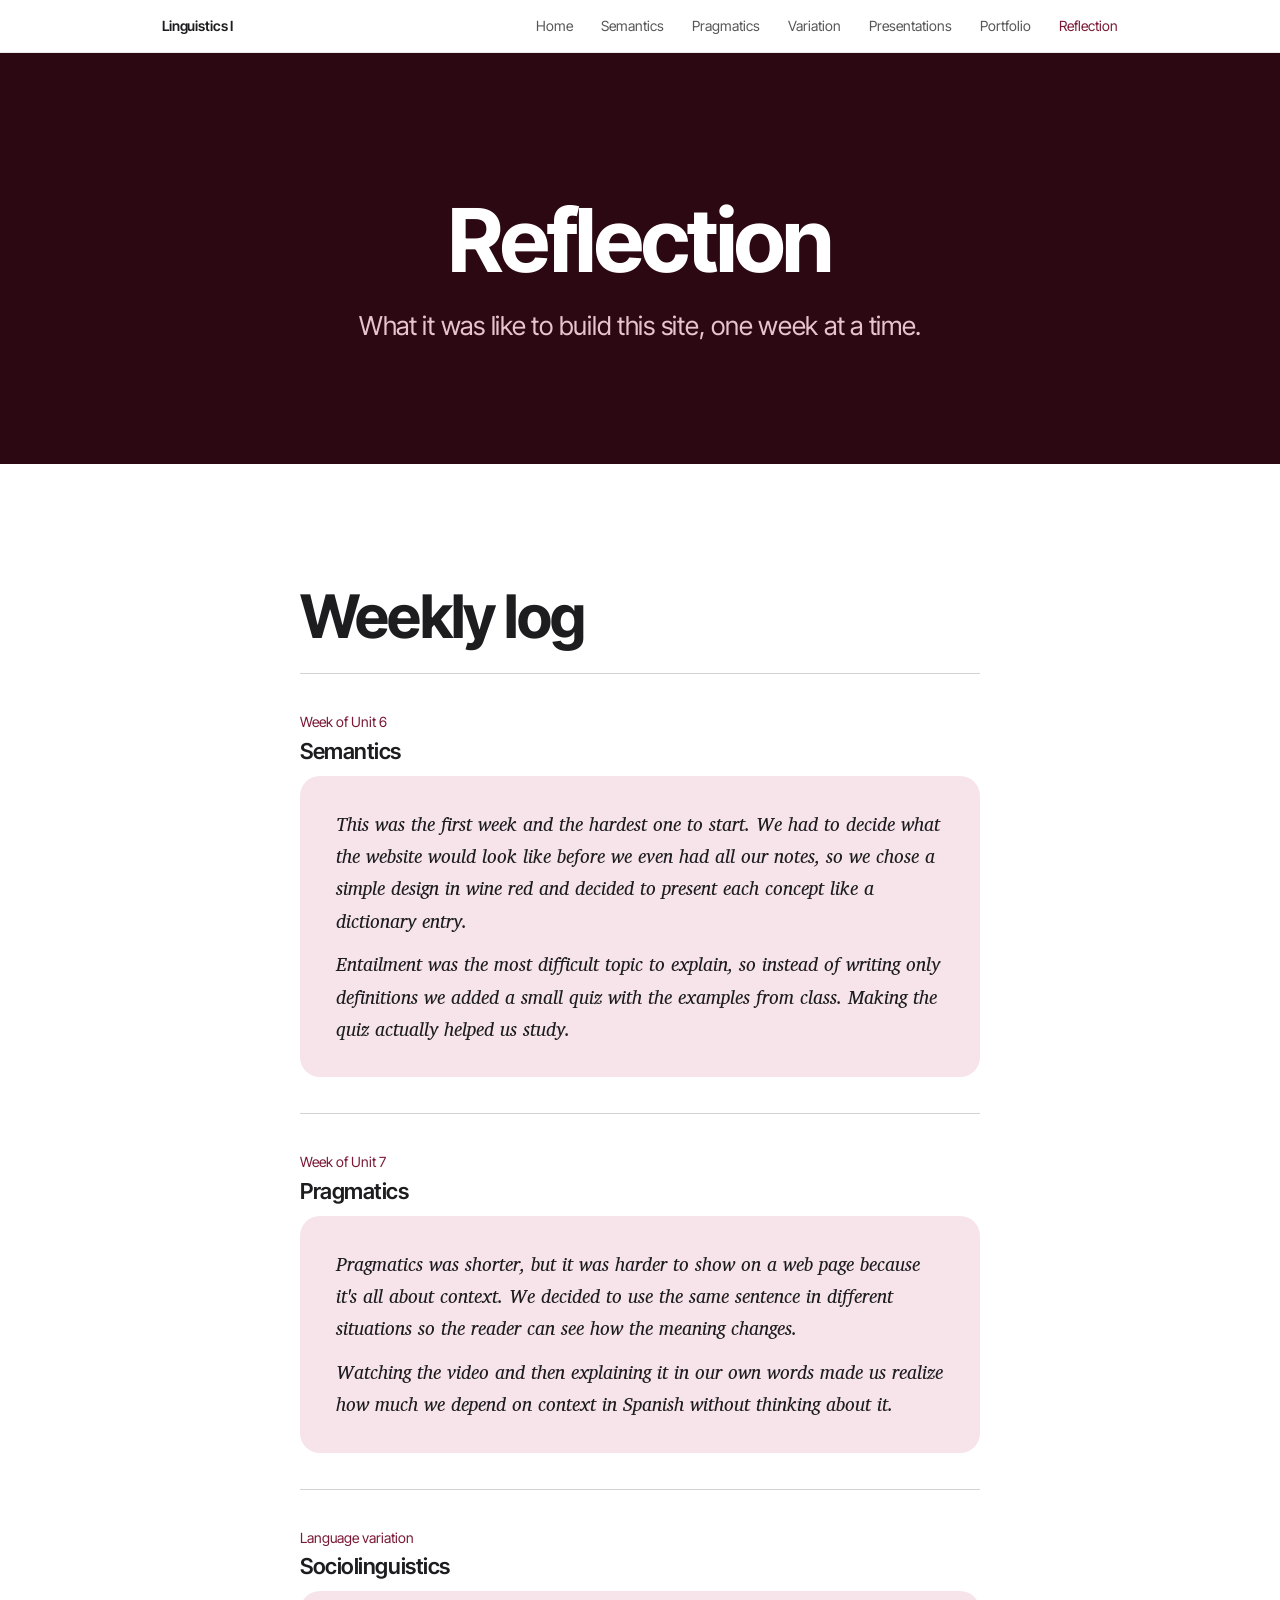
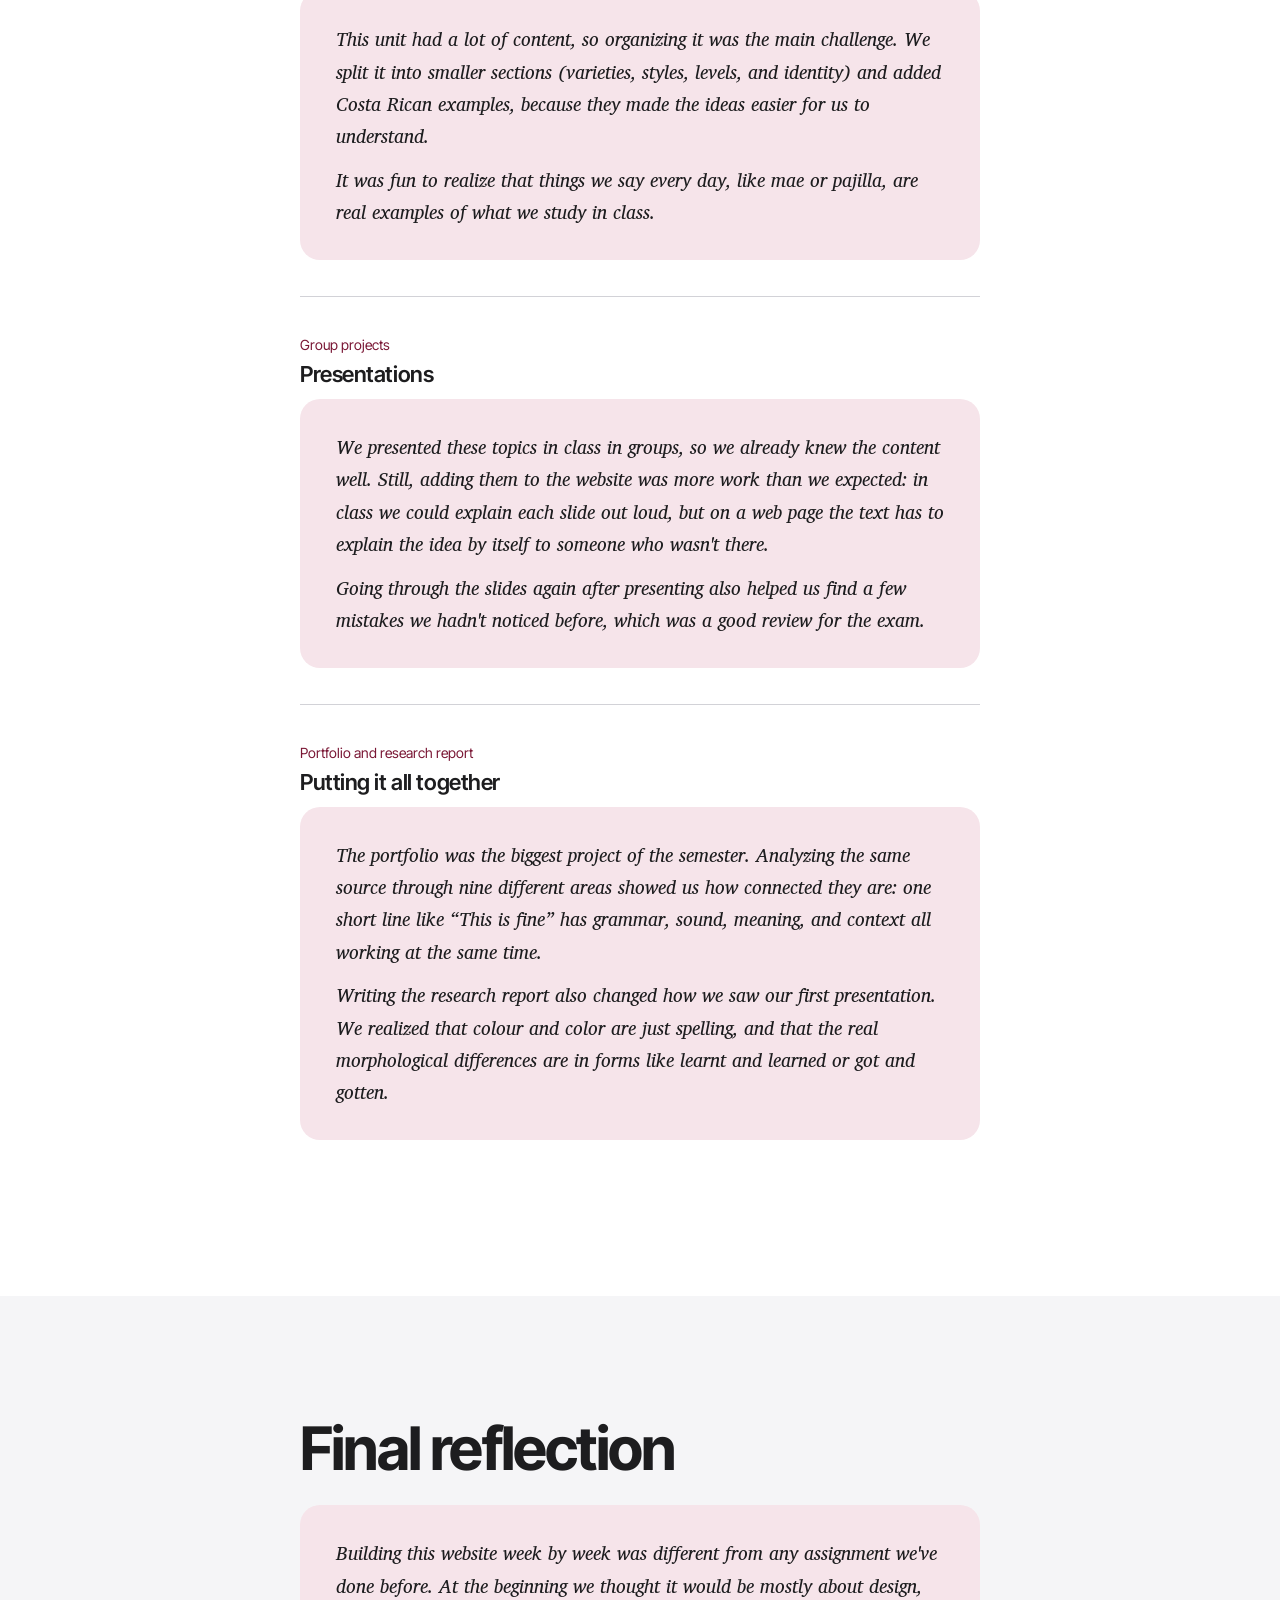
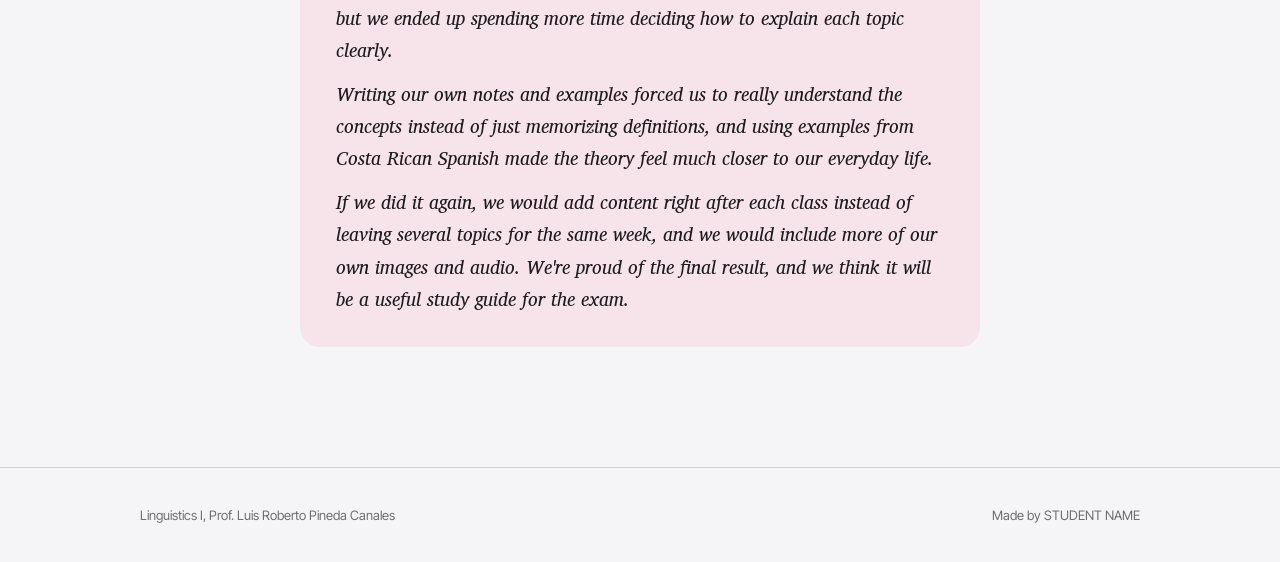
<file: reflection.html>
<!DOCTYPE html>
<html lang="en">
<head>
  <meta charset="UTF-8">
  <meta name="viewport" content="width=device-width, initial-scale=1">
  <title>Reflection | Linguistics I</title>
  <link rel="preconnect" href="https://fonts.googleapis.com">
  <link rel="preconnect" href="https://fonts.gstatic.com" crossorigin>
  <link href="https://fonts.googleapis.com/css2?family=Charis+SIL:ital,wght@0,400;0,700;1,400&family=Inter+Tight:wght@400;500;600;700&display=swap" rel="stylesheet">
  <link rel="stylesheet" href="css/style.css">
</head>
<body>

<nav class="nav" aria-label="Main">
  <div class="nav-inner">
    <a class="brand" href="index.html">Linguistics I</a>
    <ul>
      <li><a href="index.html">Home</a></li>
      <li><a href="semantics.html">Semantics</a></li>
      <li><a href="pragmatics.html">Pragmatics</a></li>
      <li><a href="variation.html">Variation</a></li>
      <li><a href="presentations.html">Presentations</a></li>
      <li><a href="portfolio.html">Portfolio</a></li>
      <li><a href="reflection.html" aria-current="page">Reflection</a></li>
    </ul>
  </div>
</nav>

<header class="unit-hero">
  <h1 class="display">Reflection</h1>
  <p class="lede">What it was like to build this site, one week at a time.</p>
</header>

<main>
  <section class="section">
    <div class="read">
      <h2>Weekly log</h2>

      <!-- Copy one .journal-entry block for each week -->
      <article class="journal-entry">
        <p class="date">Week of Unit 6</p>
        <h3>Semantics</h3>
        <div class="notes" style="margin:0">
          <p>This was the first week and the hardest one to start. We had to decide what the website would look like before we even had all our notes, so we chose a simple design in wine red and decided to present each concept like a dictionary entry.</p>
          <p>Entailment was the most difficult topic to explain, so instead of writing only definitions we added a small quiz with the examples from class. Making the quiz actually helped us study.</p>
        </div>
      </article>

      <article class="journal-entry">
        <p class="date">Week of Unit 7</p>
        <h3>Pragmatics</h3>
        <div class="notes" style="margin:0">
          <p>Pragmatics was shorter, but it was harder to show on a web page because it's all about context. We decided to use the same sentence in different situations so the reader can see how the meaning changes.</p>
          <p>Watching the video and then explaining it in our own words made us realize how much we depend on context in Spanish without thinking about it.</p>
        </div>
      </article>

      <article class="journal-entry">
        <p class="date">Language variation</p>
        <h3>Sociolinguistics</h3>
        <div class="notes" style="margin:0">
          <p>This unit had a lot of content, so organizing it was the main challenge. We split it into smaller sections (varieties, styles, levels, and identity) and added Costa Rican examples, because they made the ideas easier for us to understand.</p>
          <p>It was fun to realize that things we say every day, like <em>mae</em> or <em>pajilla</em>, are real examples of what we study in class.</p>
        </div>
      </article>

      <article class="journal-entry">
        <p class="date">Group projects</p>
        <h3>Presentations</h3>
        <div class="notes" style="margin:0">
          <p>We presented these topics in class in groups, so we already knew the content well. Still, adding them to the website was more work than we expected: in class we could explain each slide out loud, but on a web page the text has to explain the idea by itself to someone who wasn't there.</p>
          <p>Going through the slides again after presenting also helped us find a few mistakes we hadn't noticed before, which was a good review for the exam.</p>
        </div>
      </article>

      <article class="journal-entry">
        <p class="date">Portfolio and research report</p>
        <h3>Putting it all together</h3>
        <div class="notes" style="margin:0">
          <p>The portfolio was the biggest project of the semester. Analyzing the same source through nine different areas showed us how connected they are: one short line like &ldquo;This is fine&rdquo; has grammar, sound, meaning, and context all working at the same time.</p>
          <p>Writing the research report also changed how we saw our first presentation. We realized that <em>colour</em> and <em>color</em> are just spelling, and that the real morphological differences are in forms like <em>learnt</em> and <em>learned</em> or <em>got</em> and <em>gotten</em>.</p>
        </div>
      </article>
    </div>
  </section>

  <section class="section alt">
    <div class="read">
      <h2>Final reflection</h2>
      <div class="notes" style="margin:0">
        <p>Building this website week by week was different from any assignment we've done before. At the beginning we thought it would be mostly about design, but we ended up spending more time deciding how to explain each topic clearly.</p>
        <p>Writing our own notes and examples forced us to really understand the concepts instead of just memorizing definitions, and using examples from Costa Rican Spanish made the theory feel much closer to our everyday life.</p>
        <p>If we did it again, we would add content right after each class instead of leaving several topics for the same week, and we would include more of our own images and audio. We're proud of the final result, and we think it will be a useful study guide for the exam.</p>
      </div>
    </div>
  </section>
</main>

<footer class="footer">
  <div class="wrap">
    <span>Linguistics I, Prof. Luis Roberto Pineda Canales</span>
    <span>Made by STUDENT NAME</span>
  </div>
</footer>

<script src="js/main.js"></script>
</body>
</html>
</file>
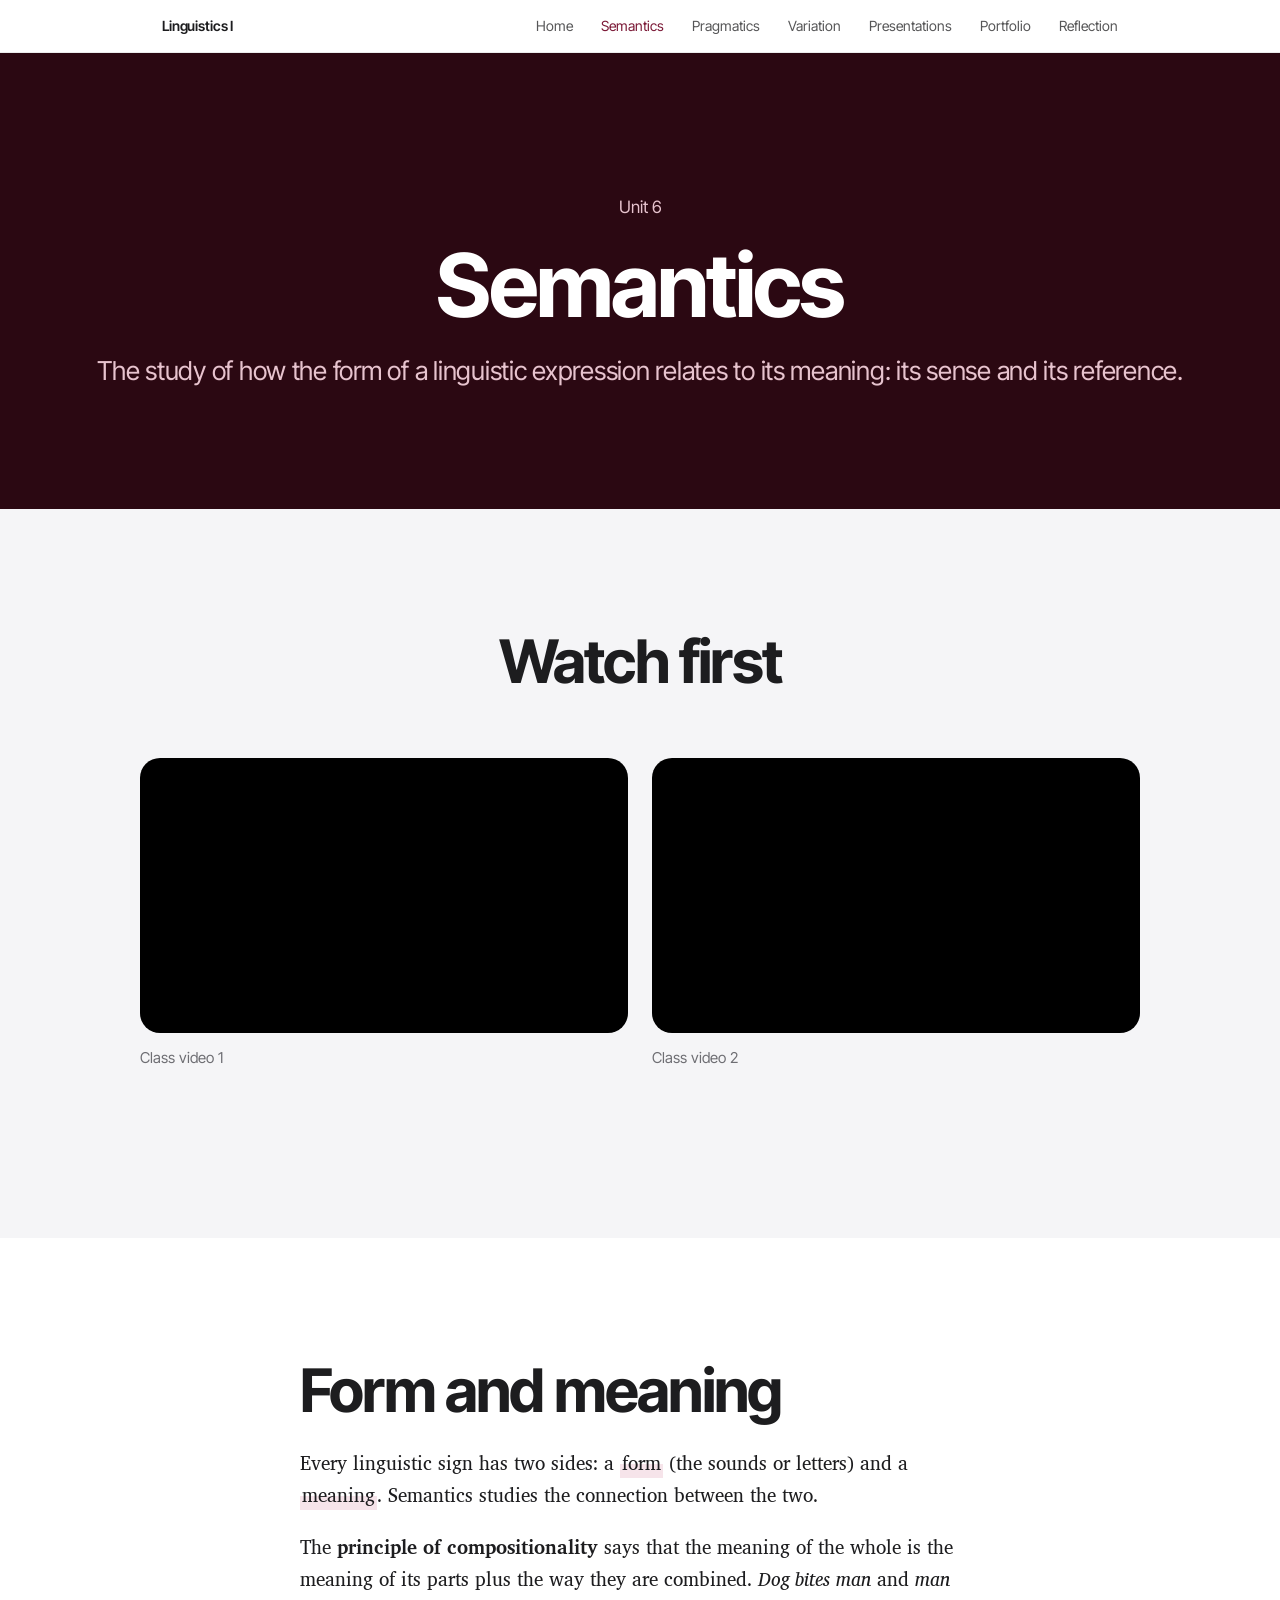
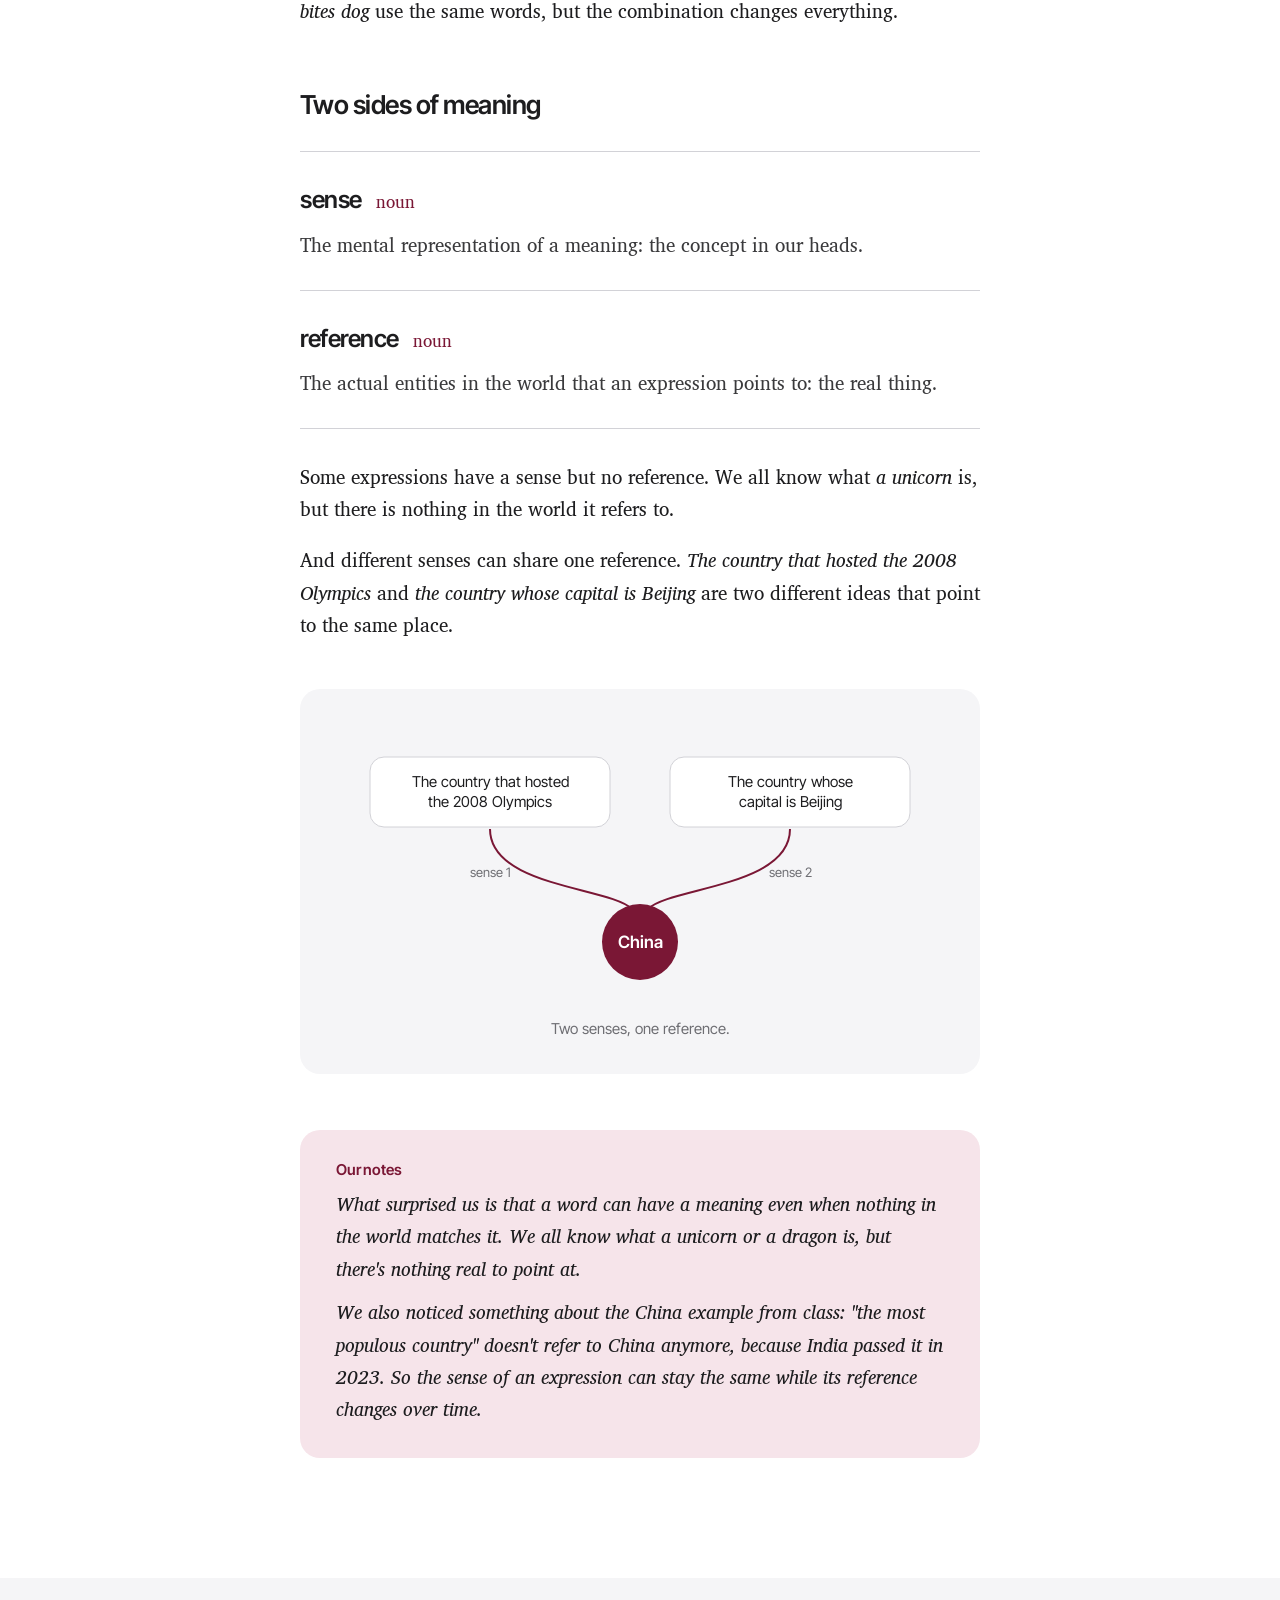
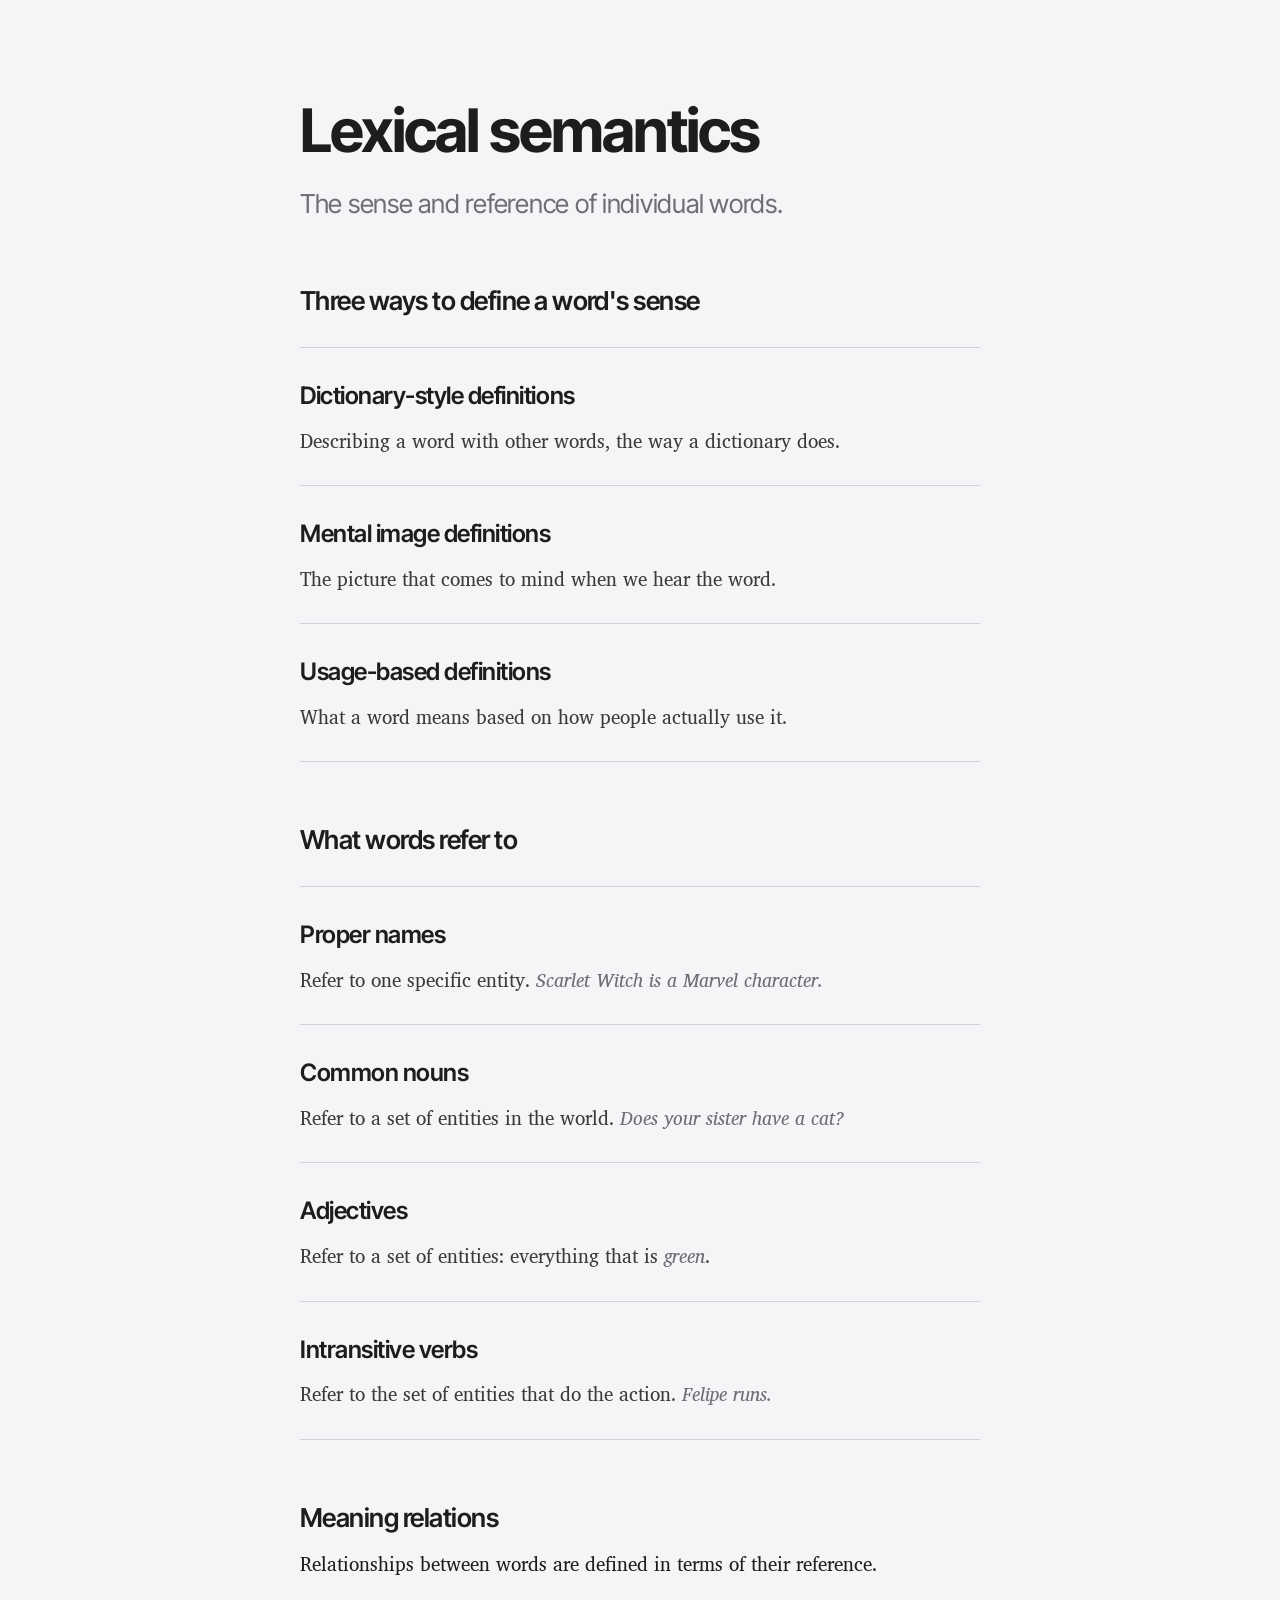
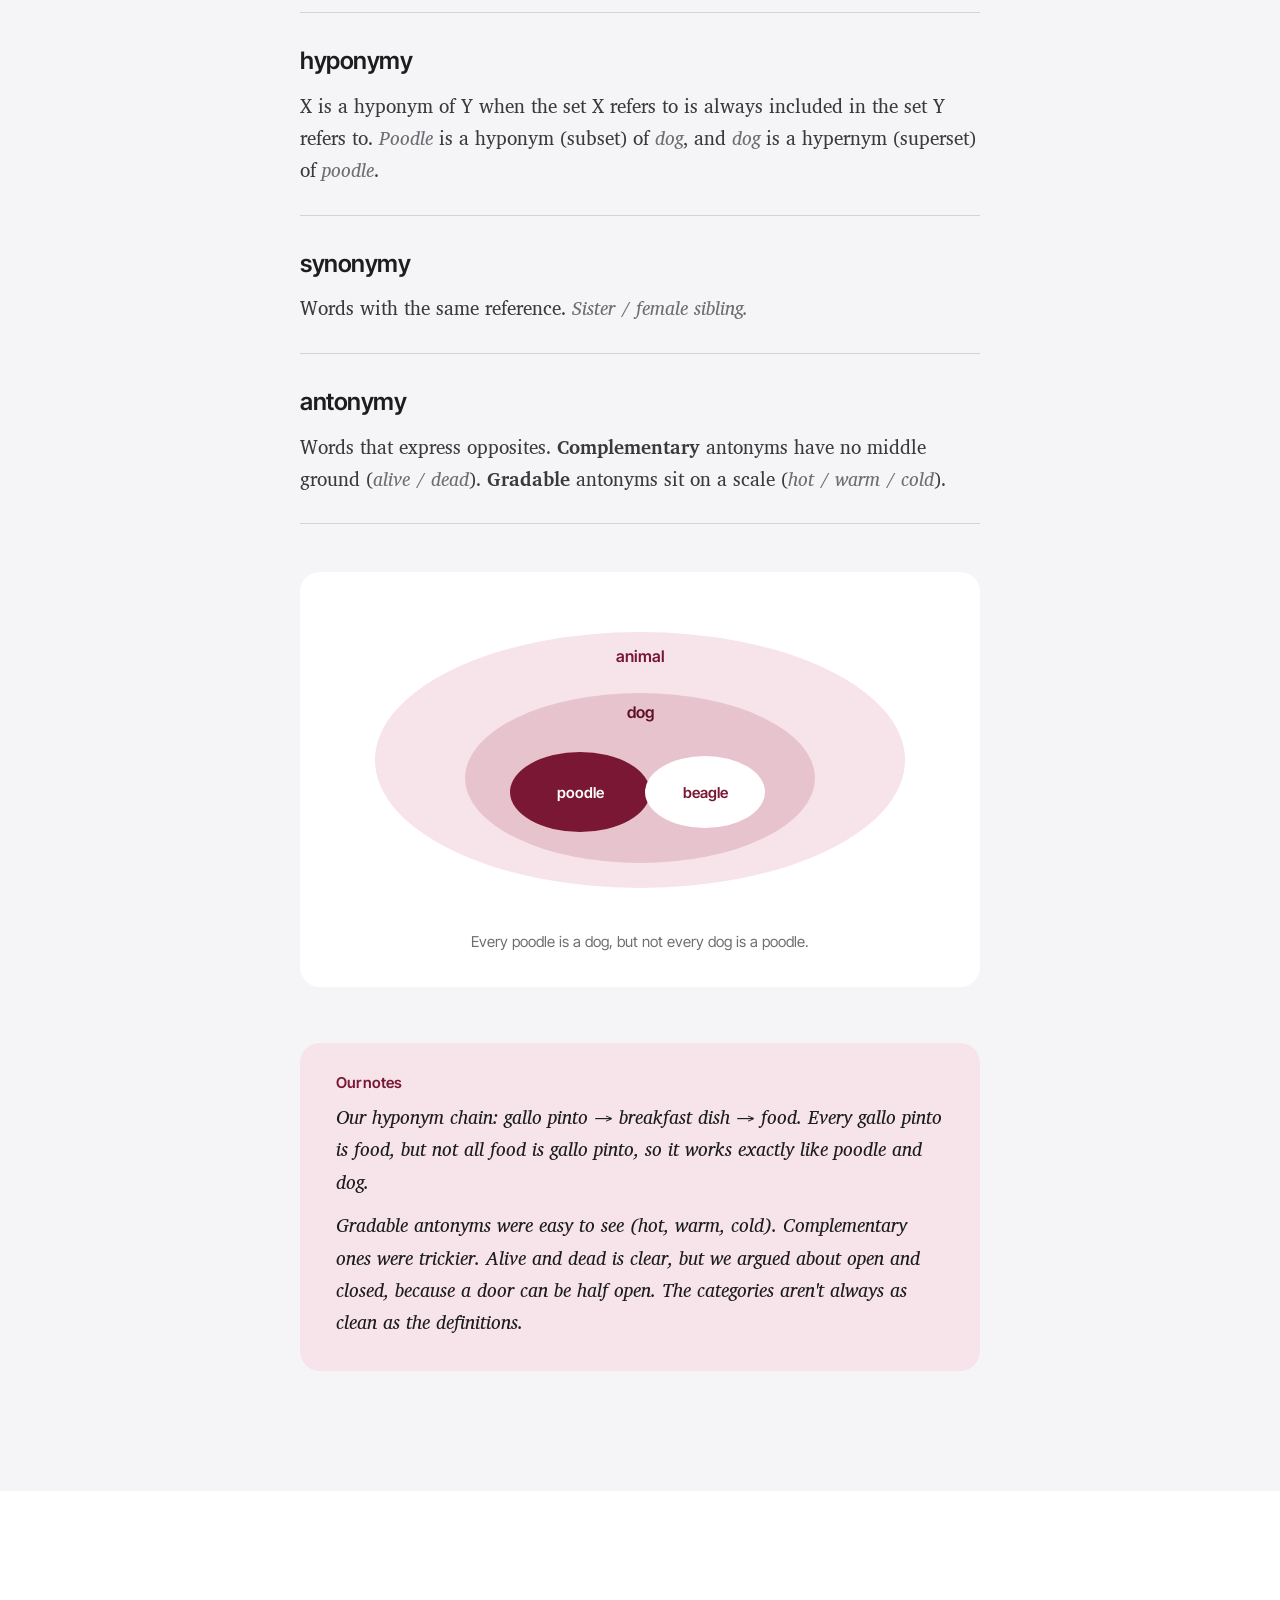
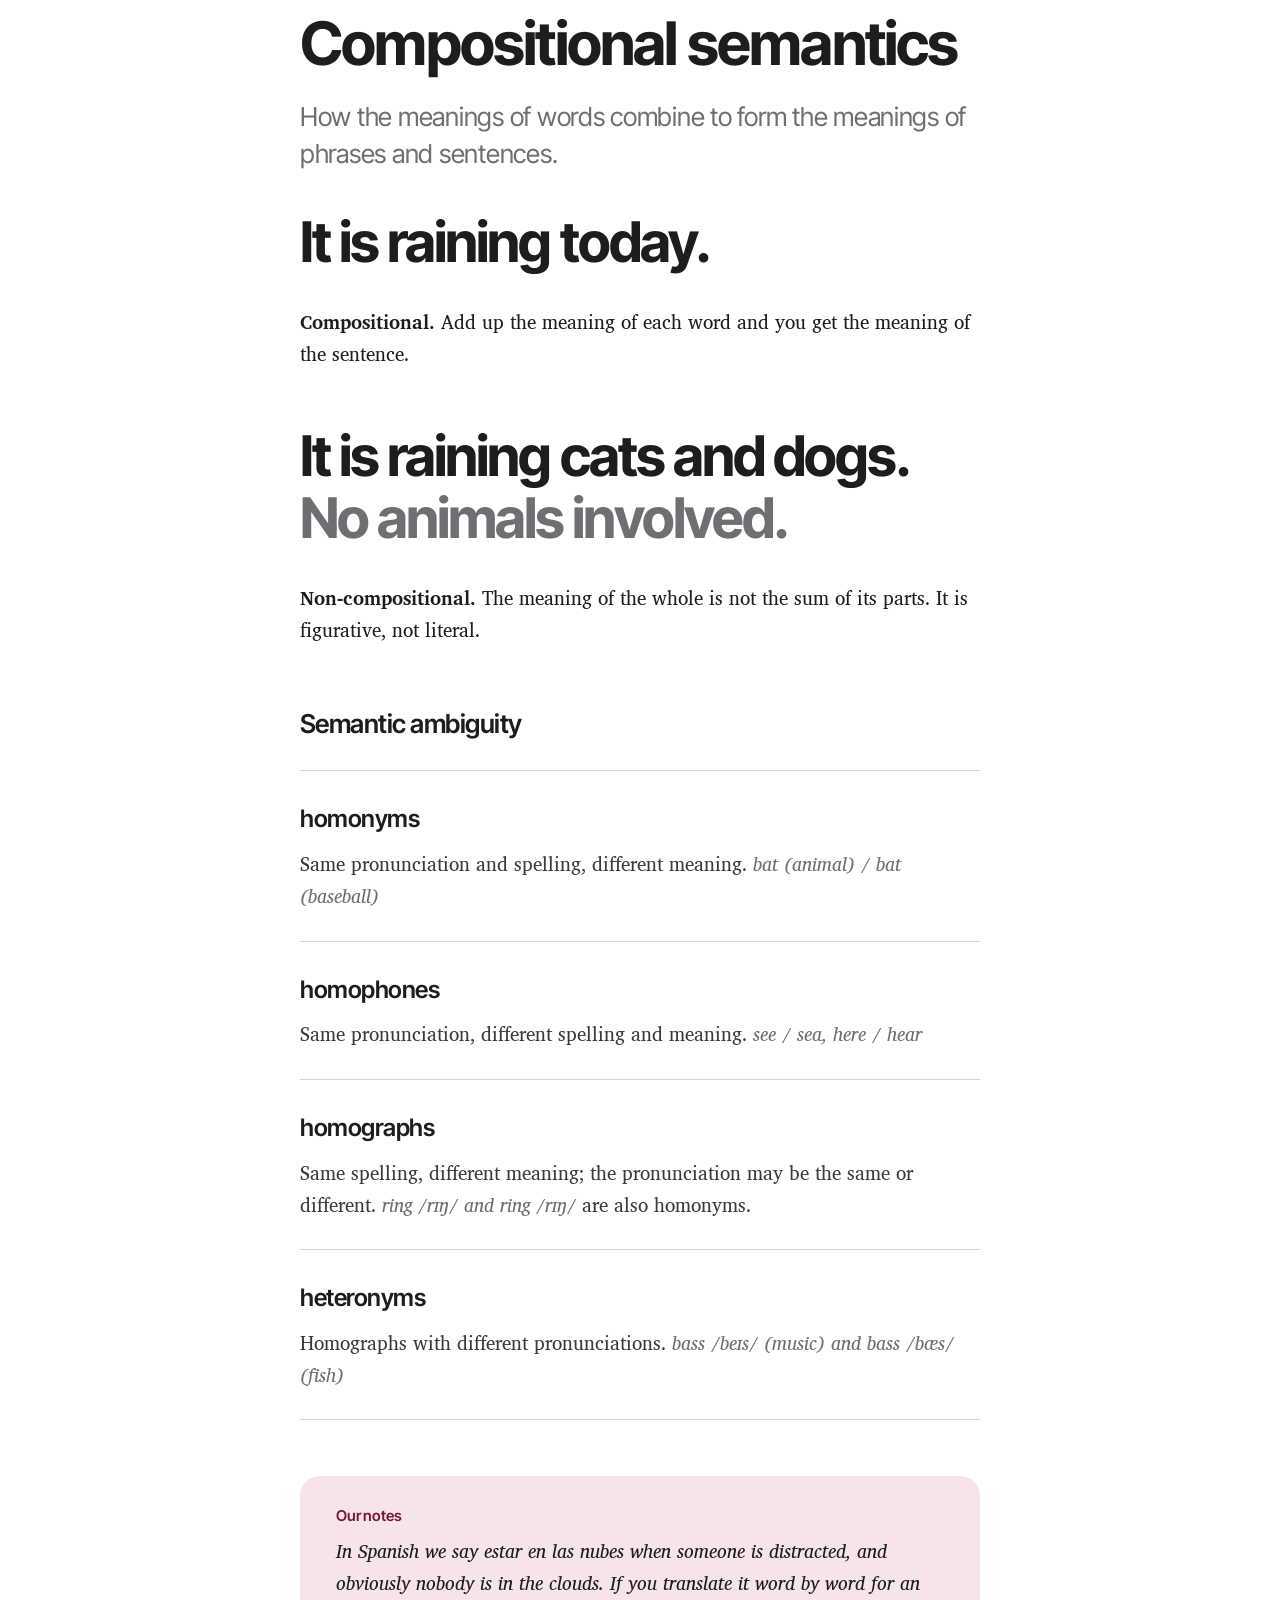
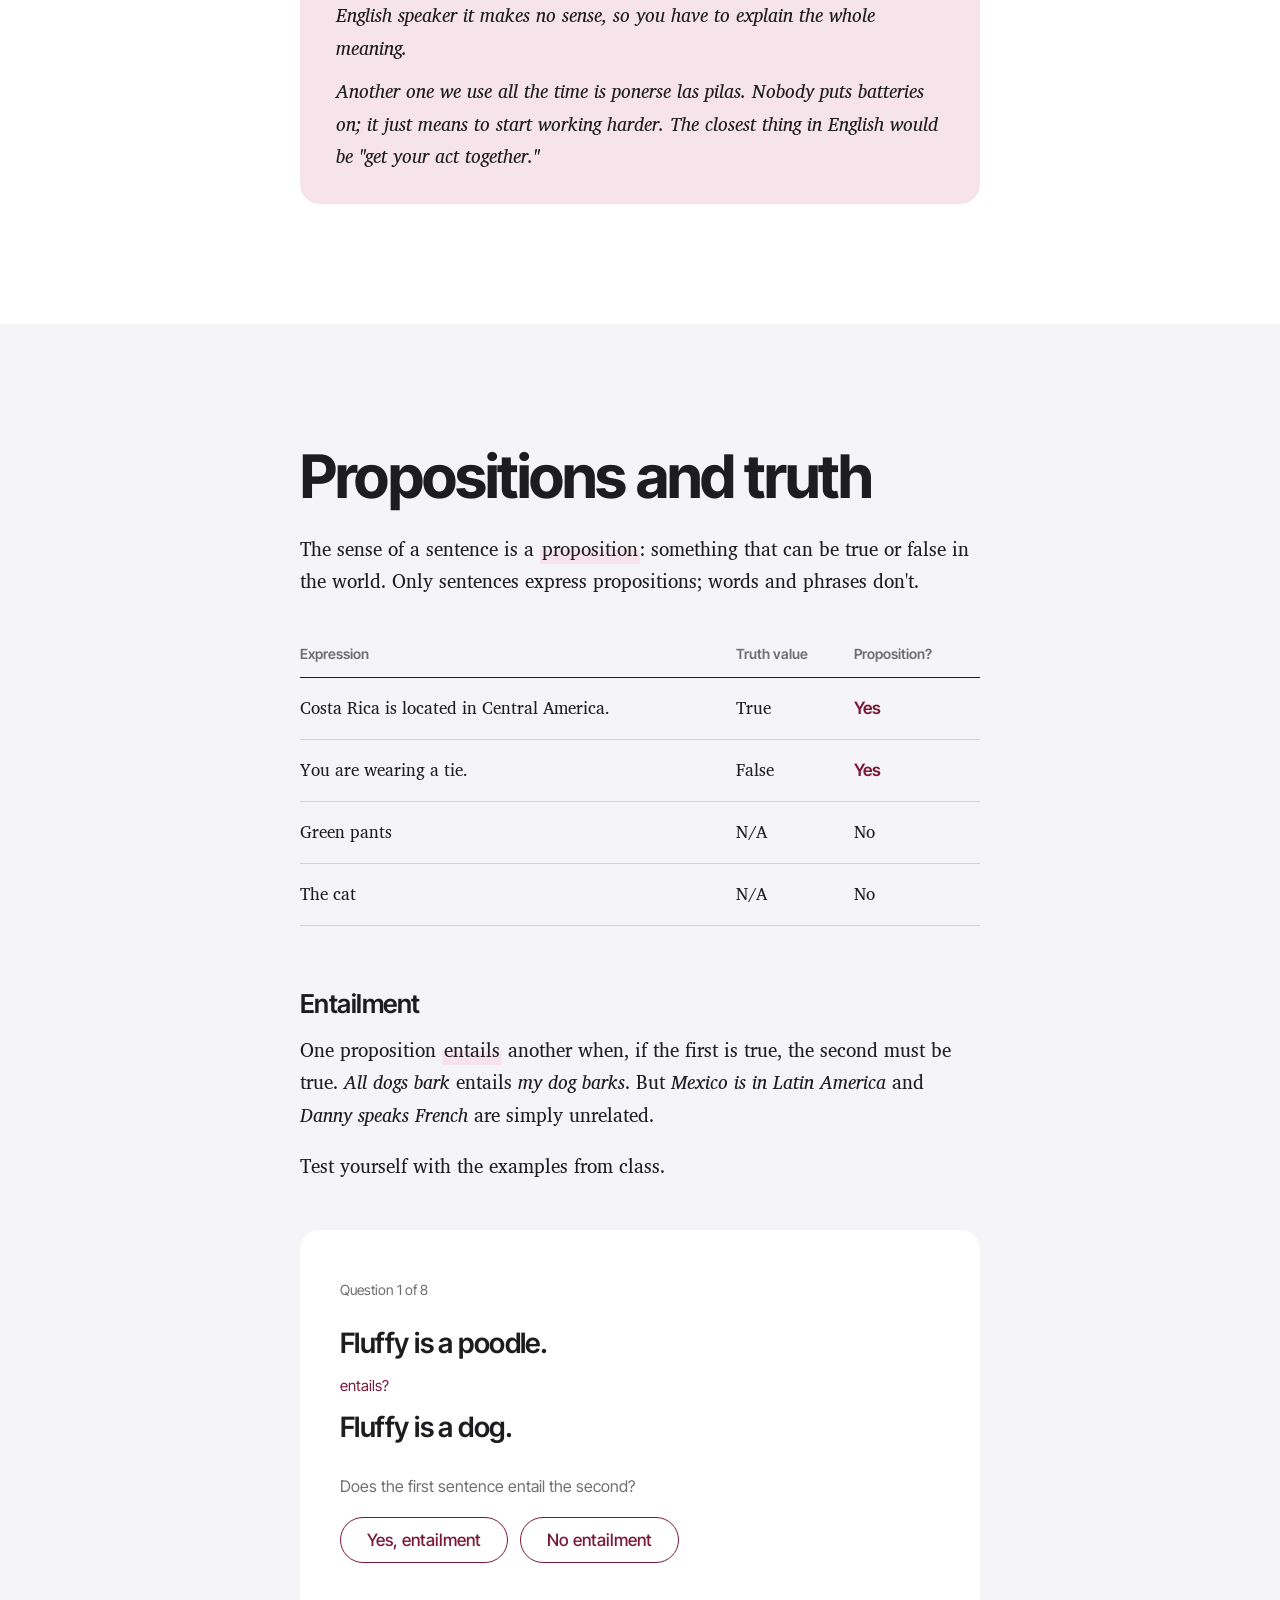
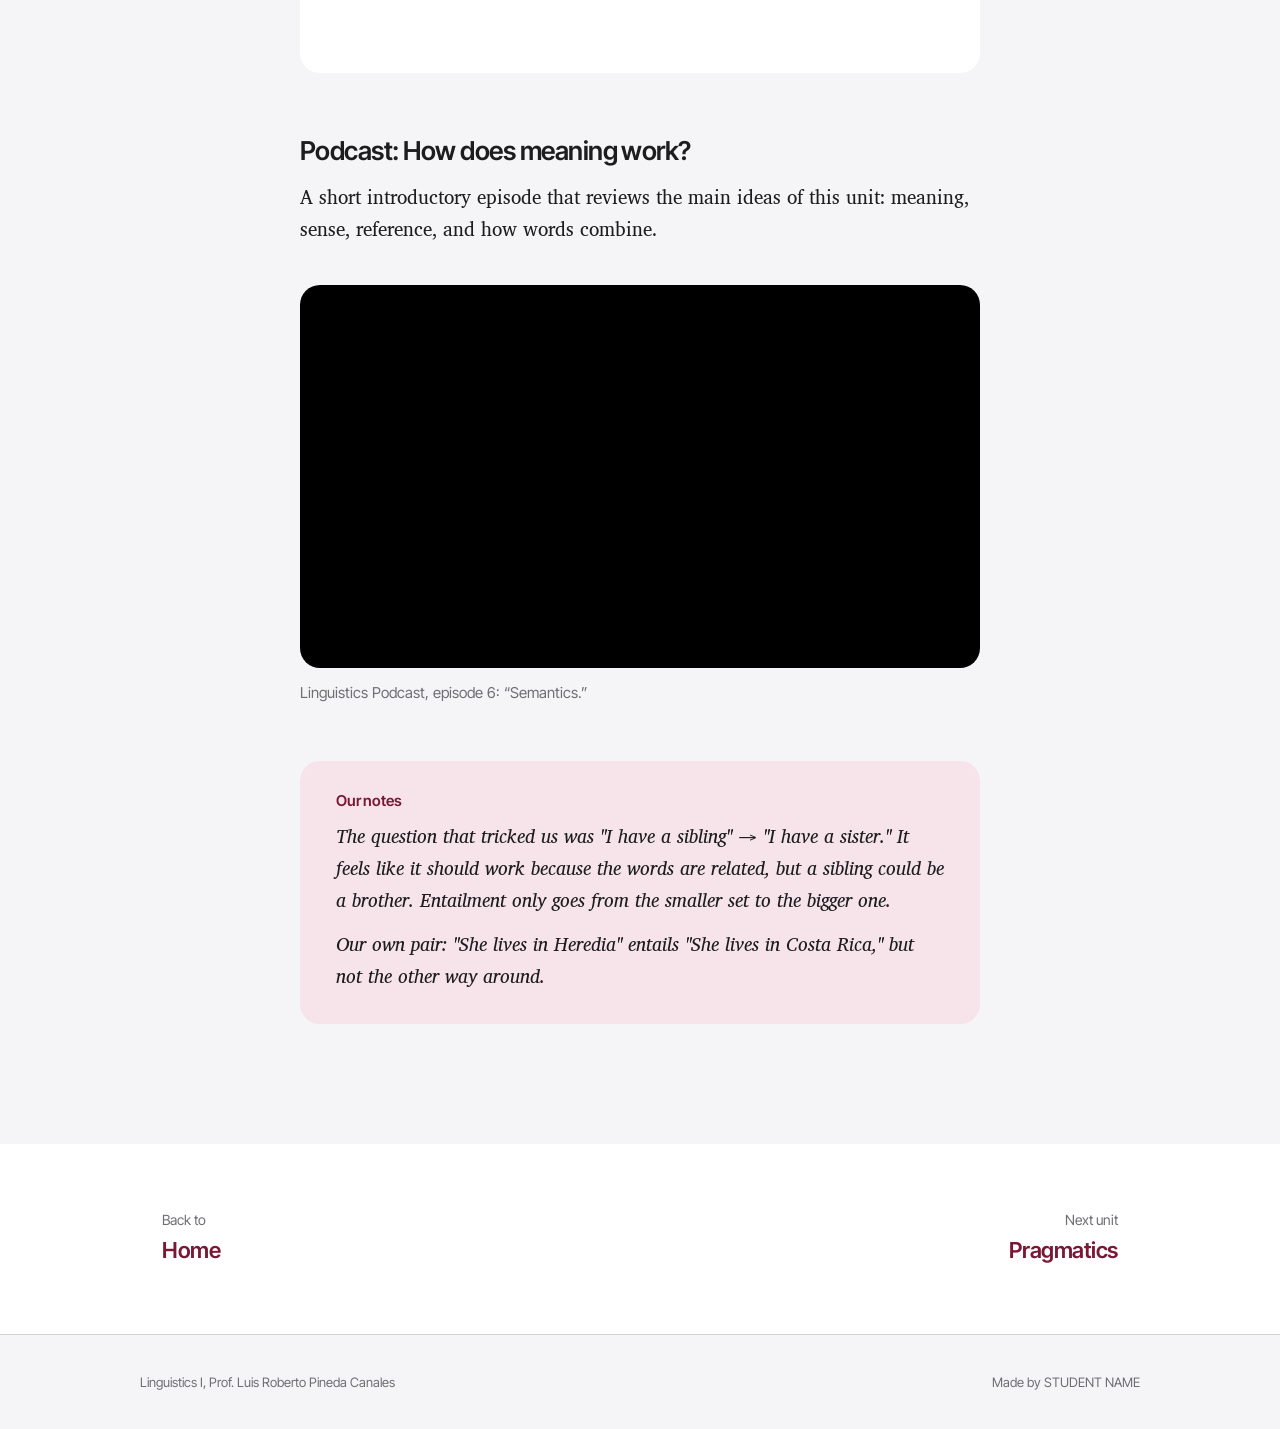
<file: semantics.html>
<!DOCTYPE html>
<html lang="en">
<head>
  <meta charset="UTF-8">
  <meta name="viewport" content="width=device-width, initial-scale=1">
  <title>Semantics | Linguistics I</title>
  <link rel="preconnect" href="https://fonts.googleapis.com">
  <link rel="preconnect" href="https://fonts.gstatic.com" crossorigin>
  <link href="https://fonts.googleapis.com/css2?family=Charis+SIL:ital,wght@0,400;0,700;1,400&family=Inter+Tight:wght@400;500;600;700&display=swap" rel="stylesheet">
  <link rel="stylesheet" href="css/style.css">
</head>
<body>

<nav class="nav" aria-label="Main">
  <div class="nav-inner">
    <a class="brand" href="index.html">Linguistics I</a>
    <ul>
      <li><a href="index.html">Home</a></li>
      <li><a href="semantics.html" aria-current="page">Semantics</a></li>
      <li><a href="pragmatics.html">Pragmatics</a></li>
      <li><a href="variation.html">Variation</a></li>
      <li><a href="presentations.html">Presentations</a></li>
      <li><a href="portfolio.html">Portfolio</a></li>
      <li><a href="reflection.html">Reflection</a></li>
    </ul>
  </div>
</nav>

<header class="unit-hero">
  <p class="unit-label">Unit 6</p>
  <h1 class="display">Semantics</h1>
  <p class="lede">The study of how the form of a linguistic expression relates to its meaning: its sense and its reference.</p>
</header>

<main>

  <!-- ===== Videos ===== -->
  <section class="section alt">
    <div class="wrap">
      <h2 class="center">Watch first</h2>
      <div class="videos">
        <div>
          <div class="video">
            <iframe src="https://www.youtube-nocookie.com/embed/U1N8ix6dOaM" title="Semantics class video 1" loading="lazy" allow="accelerometer; encrypted-media; gyroscope; picture-in-picture" allowfullscreen></iframe>
          </div>
          <p class="video-caption">Class video 1</p>
        </div>
        <div>
          <div class="video">
            <iframe src="https://www.youtube-nocookie.com/embed/ro-JywDUE9M?start=3" title="Semantics class video 2" loading="lazy" allow="accelerometer; encrypted-media; gyroscope; picture-in-picture" allowfullscreen></iframe>
          </div>
          <p class="video-caption">Class video 2</p>
        </div>
      </div>
    </div>
  </section>

  <!-- ===== Form and meaning ===== -->
  <section class="section">
    <div class="read">
      <h2>Form and meaning</h2>
      <p>Every linguistic sign has two sides: a <mark>form</mark> (the sounds or letters) and a <mark>meaning</mark>. Semantics studies the connection between the two.</p>
      <p>The <strong>principle of compositionality</strong> says that the meaning of the whole is the meaning of its parts plus the way they are combined. <em>Dog bites man</em> and <em>man bites dog</em> use the same words, but the combination changes everything.</p>

      <h3>Two sides of meaning</h3>
      <dl class="entries">
        <div class="entry">
          <dt>sense <span class="pos">noun</span></dt>
          <dd>The mental representation of a meaning: the concept in our heads.</dd>
        </div>
        <div class="entry">
          <dt>reference <span class="pos">noun</span></dt>
          <dd>The actual entities in the world that an expression points to: the real thing.</dd>
        </div>
      </dl>
      <p>Some expressions have a sense but no reference. We all know what <em>a unicorn</em> is, but there is nothing in the world it refers to.</p>
      <p>And different senses can share one reference. <em>The country that hosted the 2008 Olympics</em> and <em>the country whose capital is Beijing</em> are two different ideas that point to the same place.</p>

      <figure class="figure">
        <svg viewBox="0 0 560 250" role="img" aria-labelledby="sr-t sr-d">
          <title id="sr-t">Two senses, one reference</title>
          <desc id="sr-d">Two different descriptions both point to the same country, China.</desc>
          <rect x="10" y="20" width="240" height="70" rx="14" fill="#fff" stroke="#D2D2D7"/>
          <text x="130" y="50" text-anchor="middle" font-family="Inter Tight, sans-serif" font-size="15" fill="#1D1D1F">The country that hosted</text>
          <text x="130" y="70" text-anchor="middle" font-family="Inter Tight, sans-serif" font-size="15" fill="#1D1D1F">the 2008 Olympics</text>
          <rect x="310" y="20" width="240" height="70" rx="14" fill="#fff" stroke="#D2D2D7"/>
          <text x="430" y="50" text-anchor="middle" font-family="Inter Tight, sans-serif" font-size="15" fill="#1D1D1F">The country whose</text>
          <text x="430" y="70" text-anchor="middle" font-family="Inter Tight, sans-serif" font-size="15" fill="#1D1D1F">capital is Beijing</text>
          <path d="M130 92 C130 150 250 150 272 172" fill="none" stroke="#7A1735" stroke-width="2"/>
          <path d="M430 92 C430 150 310 150 288 172" fill="none" stroke="#7A1735" stroke-width="2"/>
          <circle cx="280" cy="205" r="38" fill="#7A1735"/>
          <text x="280" y="211" text-anchor="middle" font-family="Inter Tight, sans-serif" font-size="17" font-weight="600" fill="#fff">China</text>
          <text x="130" y="140" text-anchor="middle" font-family="Inter Tight, sans-serif" font-size="13" fill="#6E6E73">sense 1</text>
          <text x="430" y="140" text-anchor="middle" font-family="Inter Tight, sans-serif" font-size="13" fill="#6E6E73">sense 2</text>
        </svg>
        <figcaption>Two senses, one reference.</figcaption>
      </figure>

      <div class="notes">
        <h4>Our notes</h4>
        <p>What surprised us is that a word can have a meaning even when nothing in the world matches it. We all know what a unicorn or a dragon is, but there's nothing real to point at.</p>
        <p>We also noticed something about the China example from class: "the most populous country" doesn't refer to China anymore, because India passed it in 2023. So the sense of an expression can stay the same while its reference changes over time.</p>
      </div>
    </div>
  </section>

  <!-- ===== Lexical semantics ===== -->
  <section class="section alt">
    <div class="read">
      <h2>Lexical semantics</h2>
      <p class="lede" style="margin-bottom:40px">The sense and reference of individual words.</p>

      <h3>Three ways to define a word's sense</h3>
      <dl class="entries">
        <div class="entry"><dt>Dictionary-style definitions</dt><dd>Describing a word with other words, the way a dictionary does.</dd></div>
        <div class="entry"><dt>Mental image definitions</dt><dd>The picture that comes to mind when we hear the word.</dd></div>
        <div class="entry"><dt>Usage-based definitions</dt><dd>What a word means based on how people actually use it.</dd></div>
      </dl>

      <h3>What words refer to</h3>
      <dl class="entries">
        <div class="entry"><dt>Proper names</dt><dd>Refer to one specific entity. <span class="ex">Scarlet Witch is a Marvel character.</span></dd></div>
        <div class="entry"><dt>Common nouns</dt><dd>Refer to a set of entities in the world. <span class="ex">Does your sister have a cat?</span></dd></div>
        <div class="entry"><dt>Adjectives</dt><dd>Refer to a set of entities: everything that is <span class="ex">green</span>.</dd></div>
        <div class="entry"><dt>Intransitive verbs</dt><dd>Refer to the set of entities that do the action. <span class="ex">Felipe runs.</span></dd></div>
      </dl>

      <h3>Meaning relations</h3>
      <p>Relationships between words are defined in terms of their reference.</p>
      <dl class="entries">
        <div class="entry">
          <dt>hyponymy</dt>
          <dd>X is a hyponym of Y when the set X refers to is always included in the set Y refers to. <span class="ex">Poodle</span> is a hyponym (subset) of <span class="ex">dog</span>, and <span class="ex">dog</span> is a hypernym (superset) of <span class="ex">poodle</span>.</dd>
        </div>
        <div class="entry">
          <dt>synonymy</dt>
          <dd>Words with the same reference. <span class="ex">Sister / female sibling.</span></dd>
        </div>
        <div class="entry">
          <dt>antonymy</dt>
          <dd>Words that express opposites. <strong>Complementary</strong> antonyms have no middle ground (<span class="ex">alive / dead</span>). <strong>Gradable</strong> antonyms sit on a scale (<span class="ex">hot / warm / cold</span>).</dd>
        </div>
      </dl>

      <figure class="figure">
        <svg viewBox="0 0 560 280" role="img" aria-labelledby="hy-t hy-d">
          <title id="hy-t">Hyponymy as sets</title>
          <desc id="hy-d">The set of poodles sits inside the set of dogs, which sits inside the set of animals.</desc>
          <ellipse cx="280" cy="140" rx="265" ry="128" fill="#F6E4EA"/>
          <text x="280" y="42" text-anchor="middle" font-family="Inter Tight, sans-serif" font-size="16" font-weight="600" fill="#7A1735">animal</text>
          <ellipse cx="280" cy="158" rx="175" ry="85" fill="#E7C3CE"/>
          <text x="280" y="98" text-anchor="middle" font-family="Inter Tight, sans-serif" font-size="16" font-weight="600" fill="#5E1029">dog</text>
          <ellipse cx="220" cy="172" rx="70" ry="40" fill="#7A1735"/>
          <text x="220" y="178" text-anchor="middle" font-family="Inter Tight, sans-serif" font-size="15" font-weight="600" fill="#fff">poodle</text>
          <ellipse cx="345" cy="172" rx="60" ry="36" fill="#fff"/>
          <text x="345" y="178" text-anchor="middle" font-family="Inter Tight, sans-serif" font-size="15" font-weight="600" fill="#7A1735">beagle</text>
        </svg>
        <figcaption>Every poodle is a dog, but not every dog is a poodle.</figcaption>
      </figure>


      <div class="notes">
        <h4>Our notes</h4>
        <p>Our hyponym chain: <em>gallo pinto</em> &rarr; breakfast dish &rarr; food. Every gallo pinto is food, but not all food is gallo pinto, so it works exactly like poodle and dog.</p>
        <p>Gradable antonyms were easy to see (hot, warm, cold). Complementary ones were trickier. Alive and dead is clear, but we argued about open and closed, because a door can be half open. The categories aren't always as clean as the definitions.</p>
      </div>
    </div>
  </section>

  <!-- ===== Compositional semantics ===== -->
  <section class="section">
    <div class="read">
      <h2>Compositional semantics</h2>
      <p class="lede" style="margin-bottom:40px">How the meanings of words combine to form the meanings of phrases and sentences.</p>

      <p class="statement">It is raining today.</p>
      <p><strong>Compositional.</strong> Add up the meaning of each word and you get the meaning of the sentence.</p>

      <p class="statement" style="margin-top:56px">It is raining cats and dogs. <span class="soft">No animals involved.</span></p>
      <p><strong>Non-compositional.</strong> The meaning of the whole is not the sum of its parts. It is figurative, not literal.</p>

      <h3>Semantic ambiguity</h3>
      <dl class="entries">
        <div class="entry">
          <dt>homonyms</dt>
          <dd>Same pronunciation and spelling, different meaning. <span class="ex">bat (animal) / bat (baseball)</span></dd>
        </div>
        <div class="entry">
          <dt>homophones</dt>
          <dd>Same pronunciation, different spelling and meaning. <span class="ex">see / sea, here / hear</span></dd>
        </div>
        <div class="entry">
          <dt>homographs</dt>
          <dd>Same spelling, different meaning; the pronunciation may be the same or different. <span class="ex">ring <span class="ipa">/rɪŋ/</span> and ring <span class="ipa">/rɪŋ/</span></span> are also homonyms.</dd>
        </div>
        <div class="entry">
          <dt>heteronyms</dt>
          <dd>Homographs with different pronunciations. <span class="ex">bass <span class="ipa">/beɪs/</span> (music) and bass <span class="ipa">/bæs/</span> (fish)</span></dd>
        </div>
      </dl>

      <div class="notes">
        <h4>Our notes</h4>
        <p>In Spanish we say <em>estar en las nubes</em> when someone is distracted, and obviously nobody is in the clouds. If you translate it word by word for an English speaker it makes no sense, so you have to explain the whole meaning.</p>
        <p>Another one we use all the time is <em>ponerse las pilas</em>. Nobody puts batteries on; it just means to start working harder. The closest thing in English would be "get your act together."</p>
      </div>
    </div>
  </section>

  <!-- ===== Propositions and entailment ===== -->
  <section class="section alt">
    <div class="read">
      <h2>Propositions and truth</h2>
      <p>The sense of a sentence is a <mark>proposition</mark>: something that can be true or false in the world. Only sentences express propositions; words and phrases don't.</p>

      <div class="table-wrap">
        <table>
          <thead><tr><th>Expression</th><th>Truth value</th><th>Proposition?</th></tr></thead>
          <tbody>
            <tr><td>Costa Rica is located in Central America.</td><td>True</td><td class="yes">Yes</td></tr>
            <tr><td>You are wearing a tie.</td><td>False</td><td class="yes">Yes</td></tr>
            <tr><td>Green pants</td><td>N/A</td><td>No</td></tr>
            <tr><td>The cat</td><td>N/A</td><td>No</td></tr>
          </tbody>
        </table>
      </div>

      <h3>Entailment</h3>
      <p>One proposition <mark>entails</mark> another when, if the first is true, the second must be true. <em>All dogs bark</em> entails <em>my dog barks</em>. But <em>Mexico is in Latin America</em> and <em>Danny speaks French</em> are simply unrelated.</p>
      <p>Test yourself with the examples from class.</p>

      <div class="quiz" id="quiz" aria-live="polite">
        <p class="quiz-progress">Loading quiz…</p>
      </div>

      <h3>Podcast: How does meaning work?</h3>
      <p>A short introductory episode that reviews the main ideas of this unit: meaning, sense, reference, and how words combine.</p>
      <div class="video">
        <iframe src="https://www.youtube-nocookie.com/embed/nCulUY1CeIE" title="Linguistics Podcast, episode 6: Semantics" loading="lazy" allow="accelerometer; encrypted-media; gyroscope; picture-in-picture" allowfullscreen></iframe>
      </div>
      <p class="video-caption">Linguistics Podcast, episode 6: &ldquo;Semantics.&rdquo;</p>

      <div class="notes">
        <h4>Our notes</h4>
        <p>The question that tricked us was "I have a sibling" &rarr; "I have a sister." It feels like it should work because the words are related, but a sibling could be a brother. Entailment only goes from the smaller set to the bigger one.</p>
        <p>Our own pair: "She lives in Heredia" entails "She lives in Costa Rica," but not the other way around.</p>
      </div>
    </div>
  </section>

</main>

<nav class="pager" aria-label="Units">
  <a href="index.html"><small>Back to</small><span>Home</span></a>
  <a href="pragmatics.html" style="text-align:right"><small>Next unit</small><span>Pragmatics</span></a>
</nav>

<footer class="footer">
  <div class="wrap">
    <span>Linguistics I, Prof. Luis Roberto Pineda Canales</span>
    <span>Made by STUDENT NAME</span>
  </div>
</footer>

<script src="js/main.js"></script>
</body>
</html>
</file>
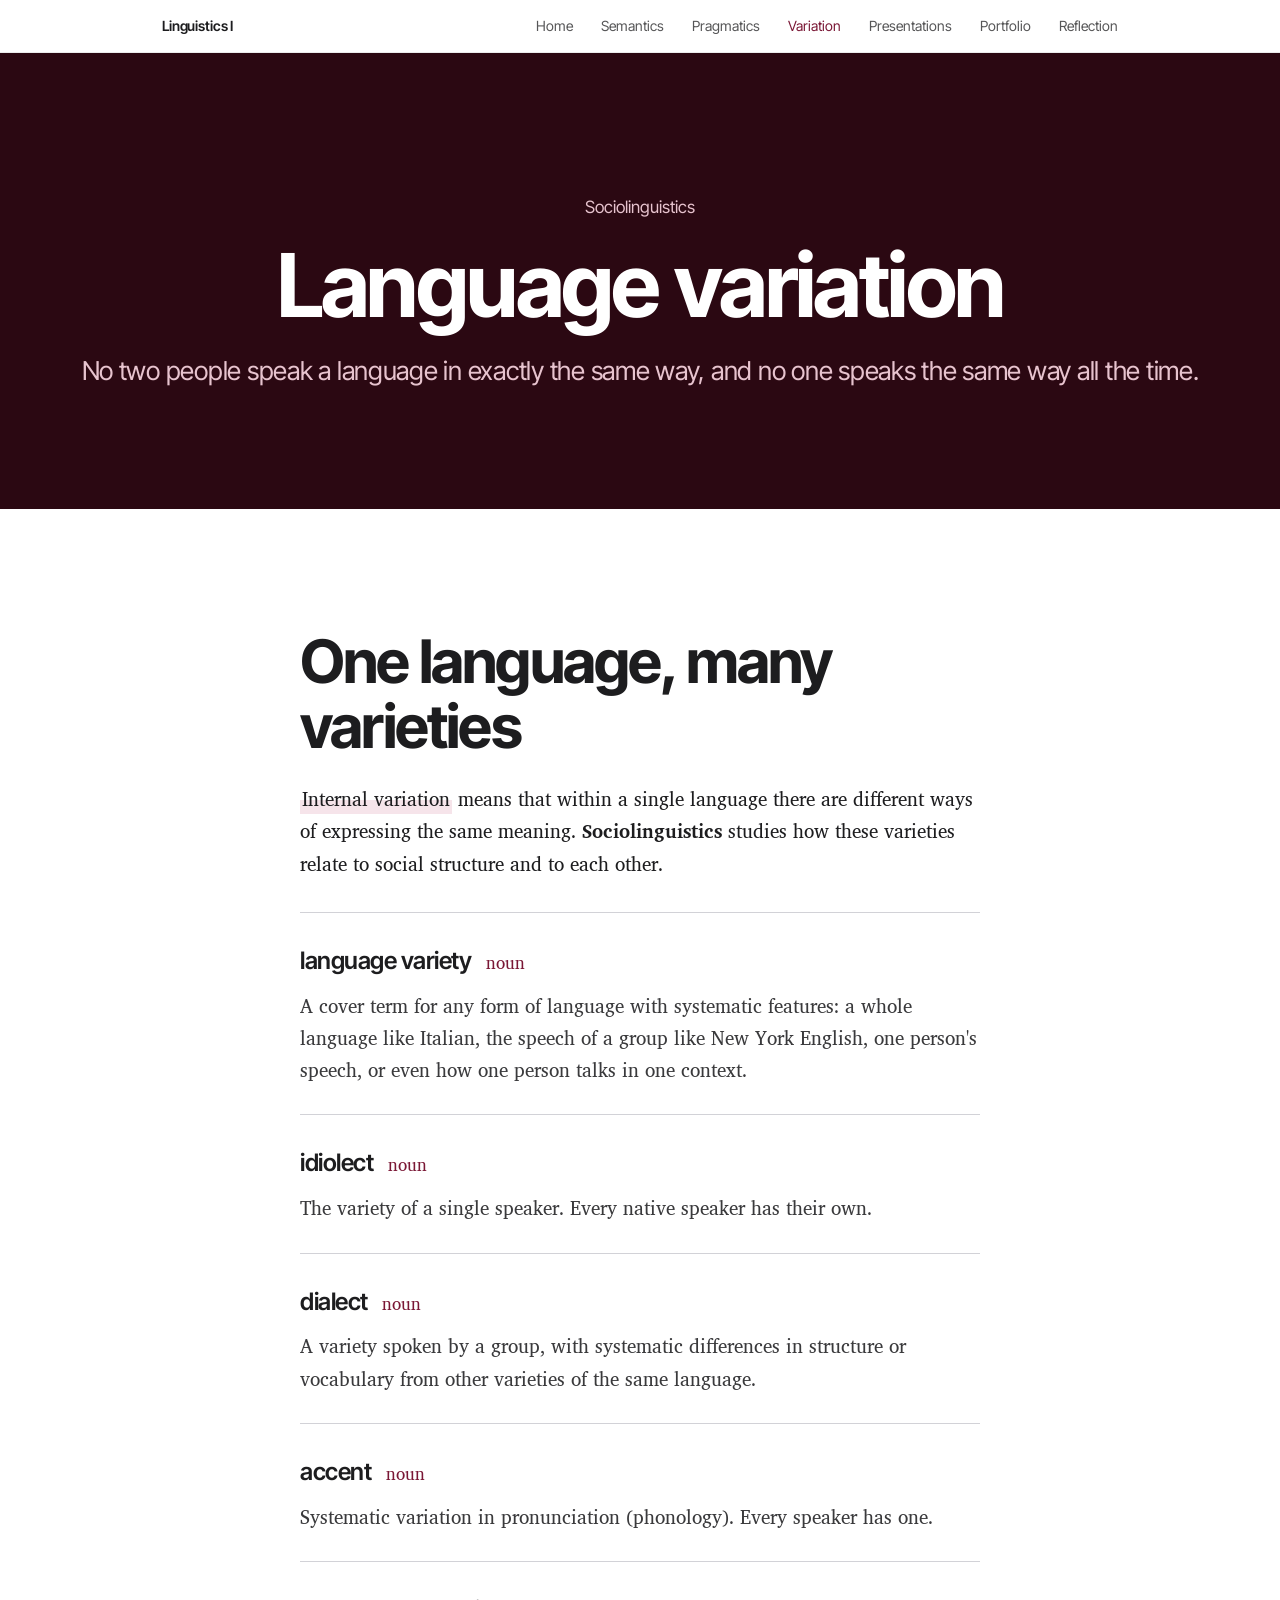
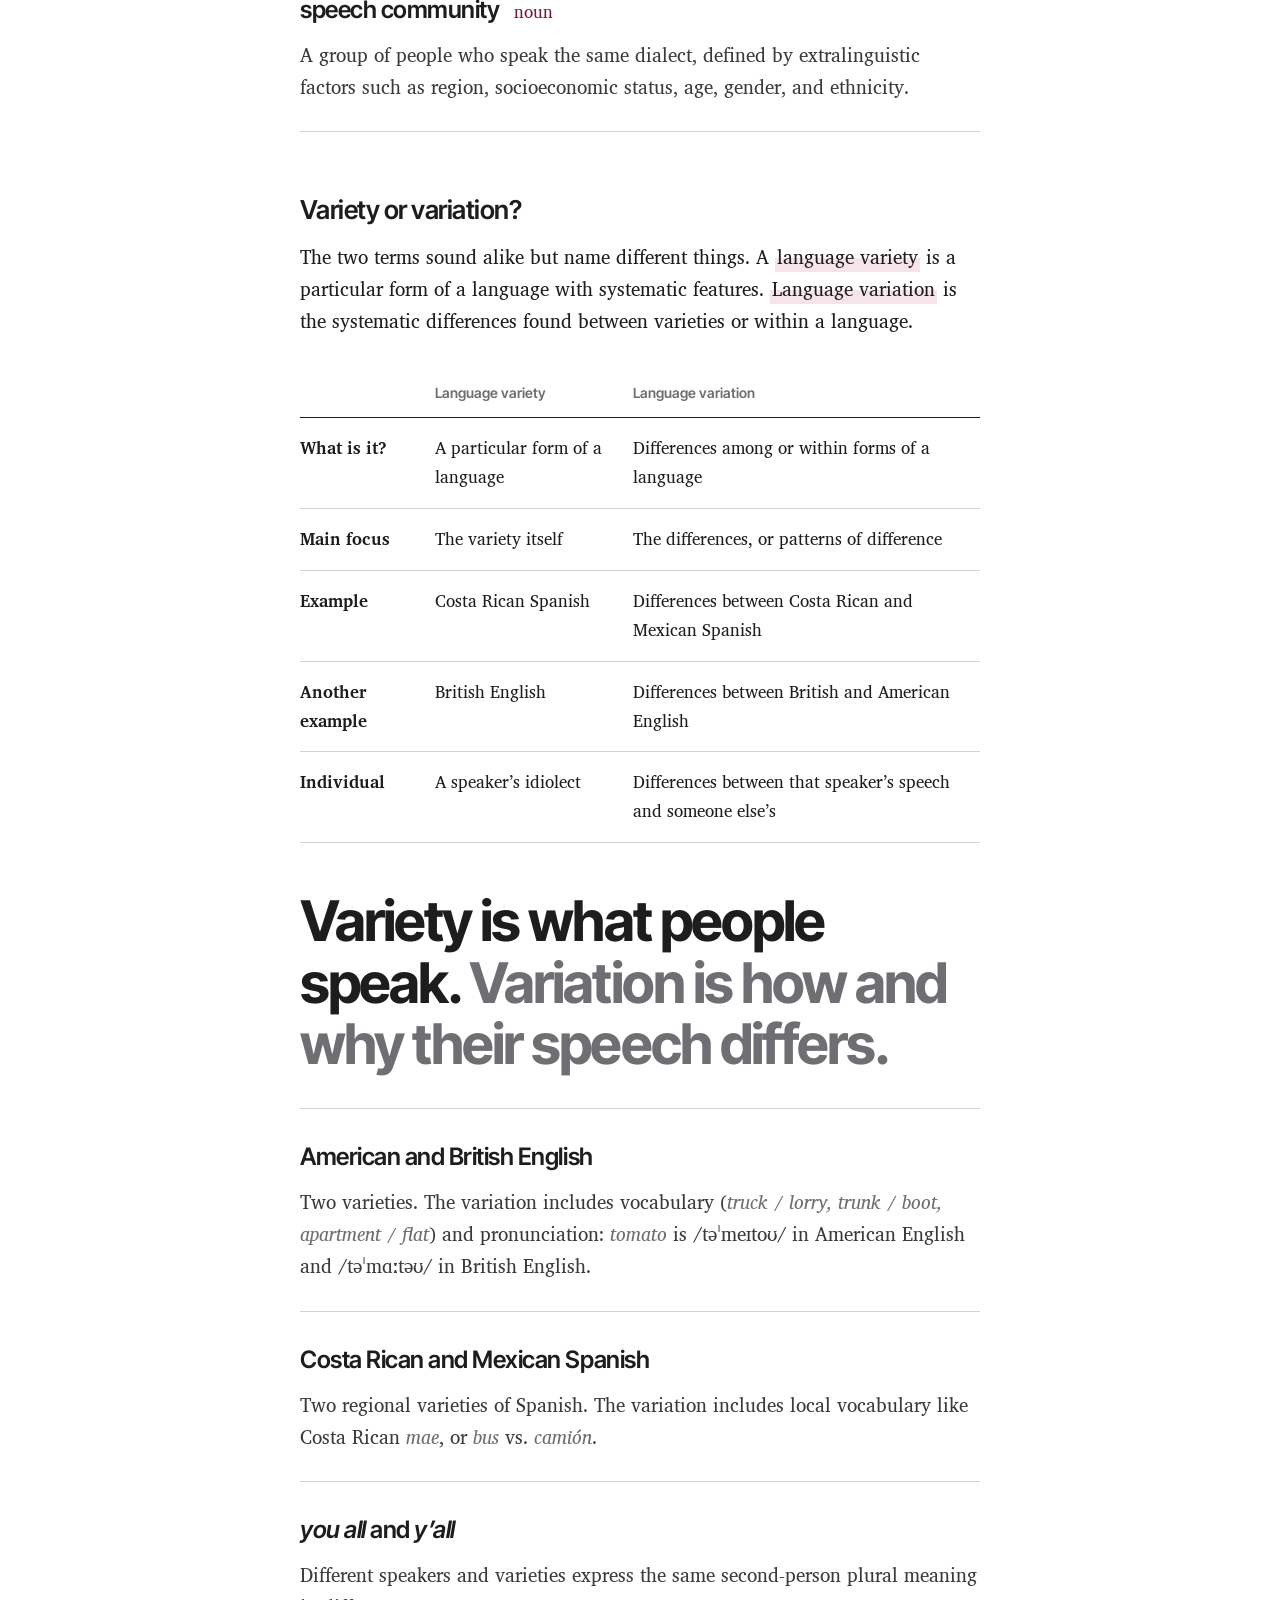
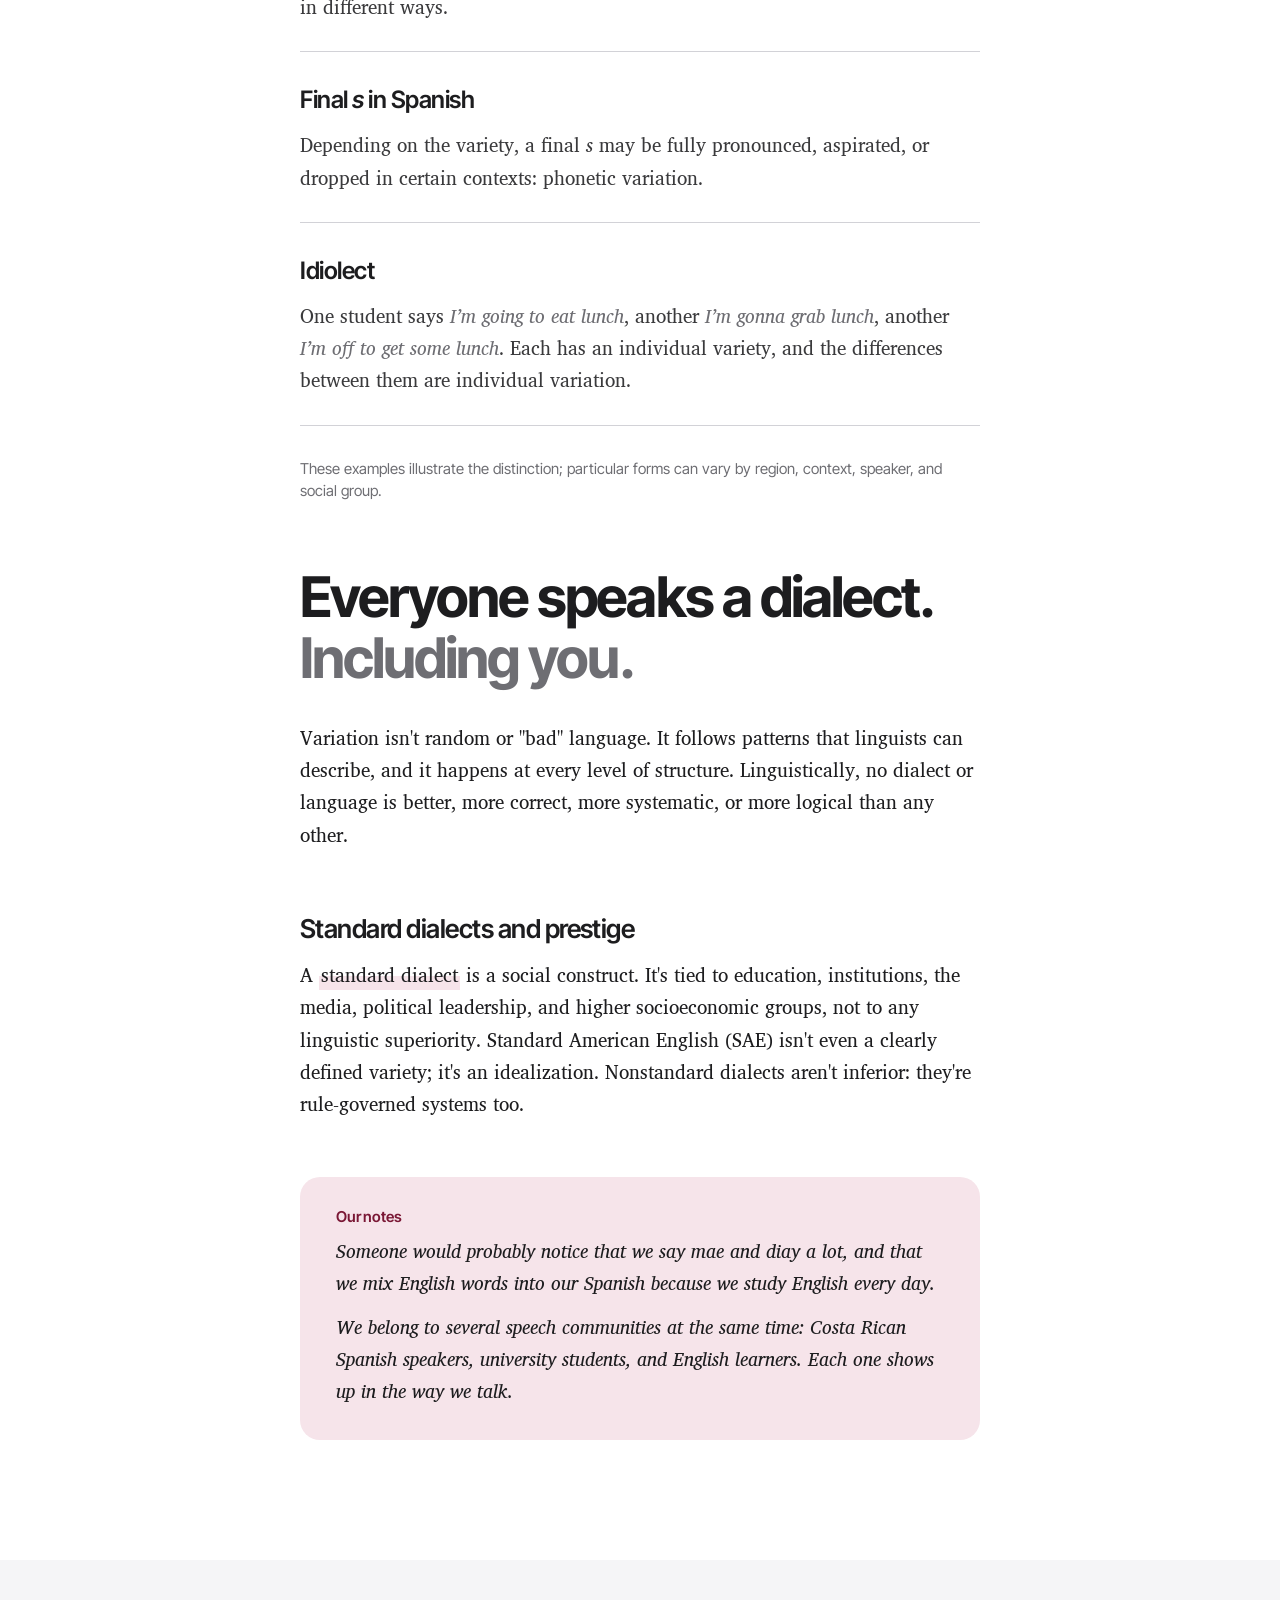
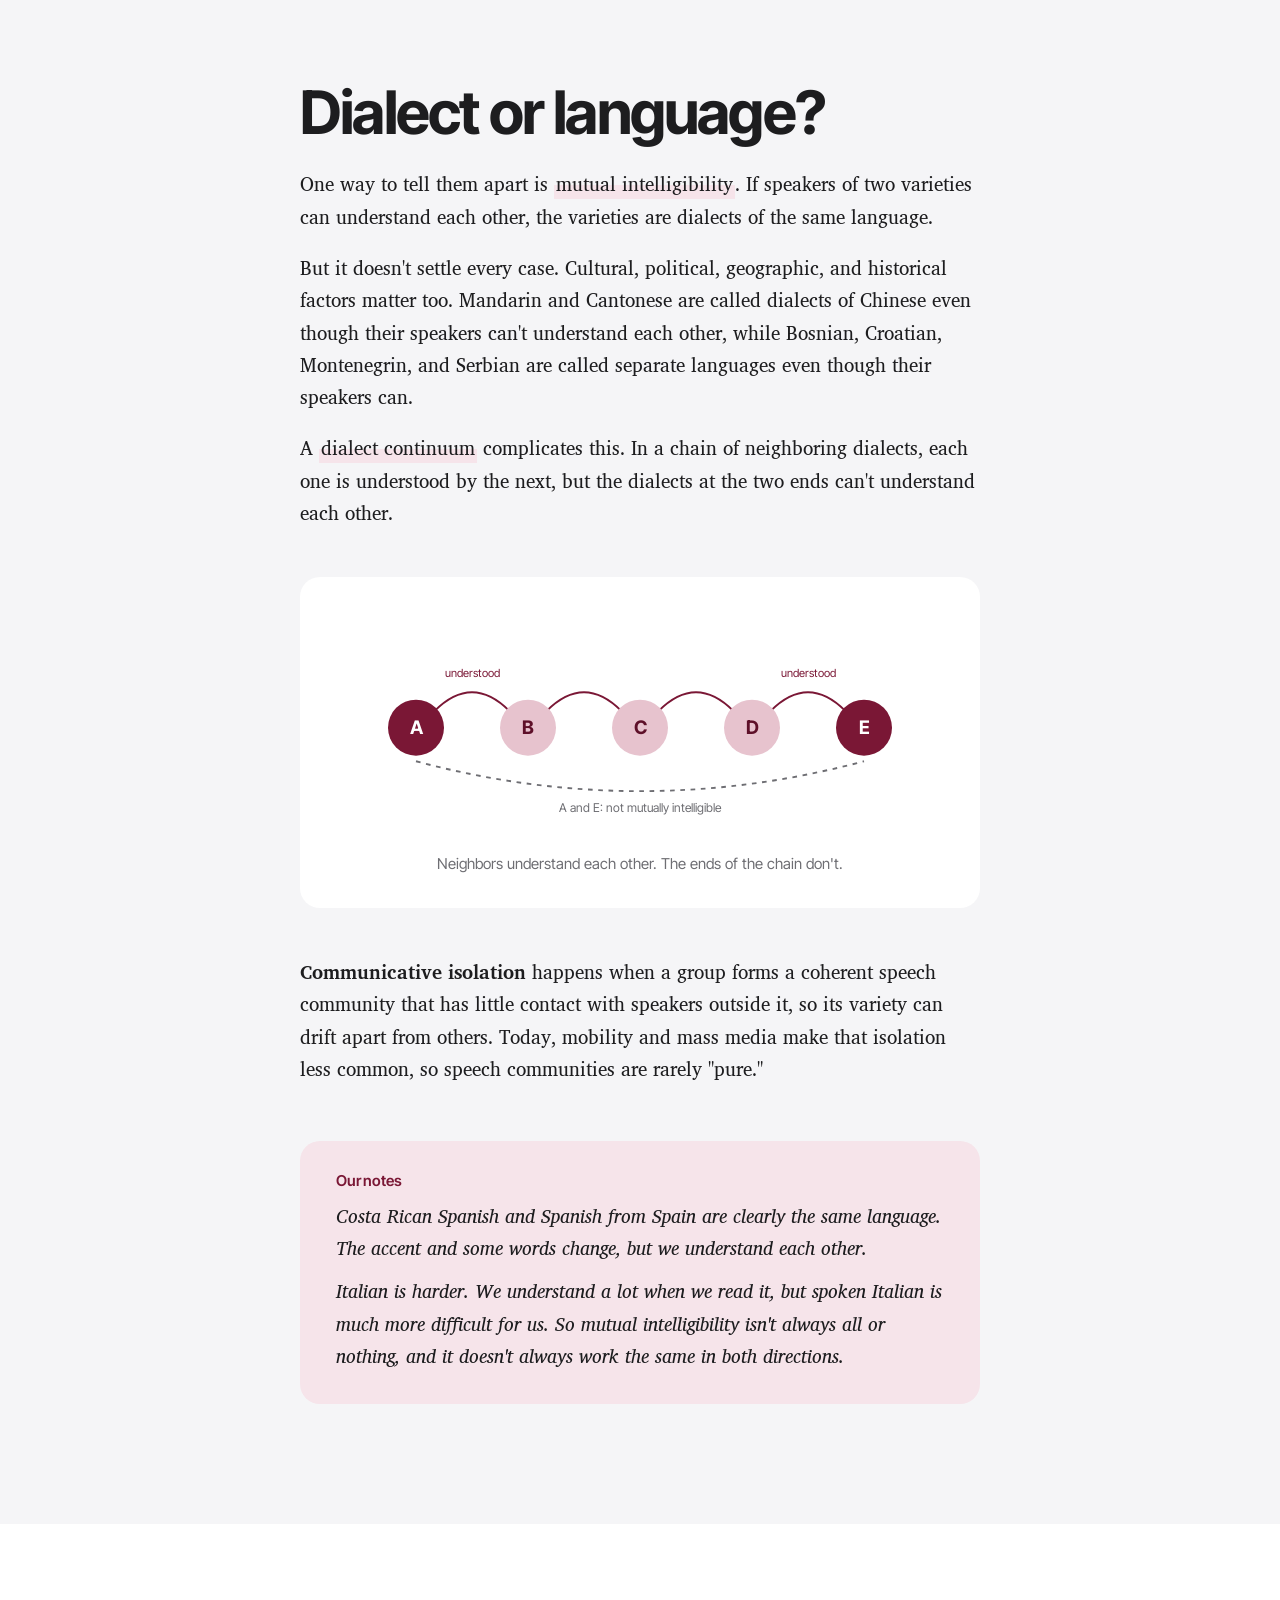
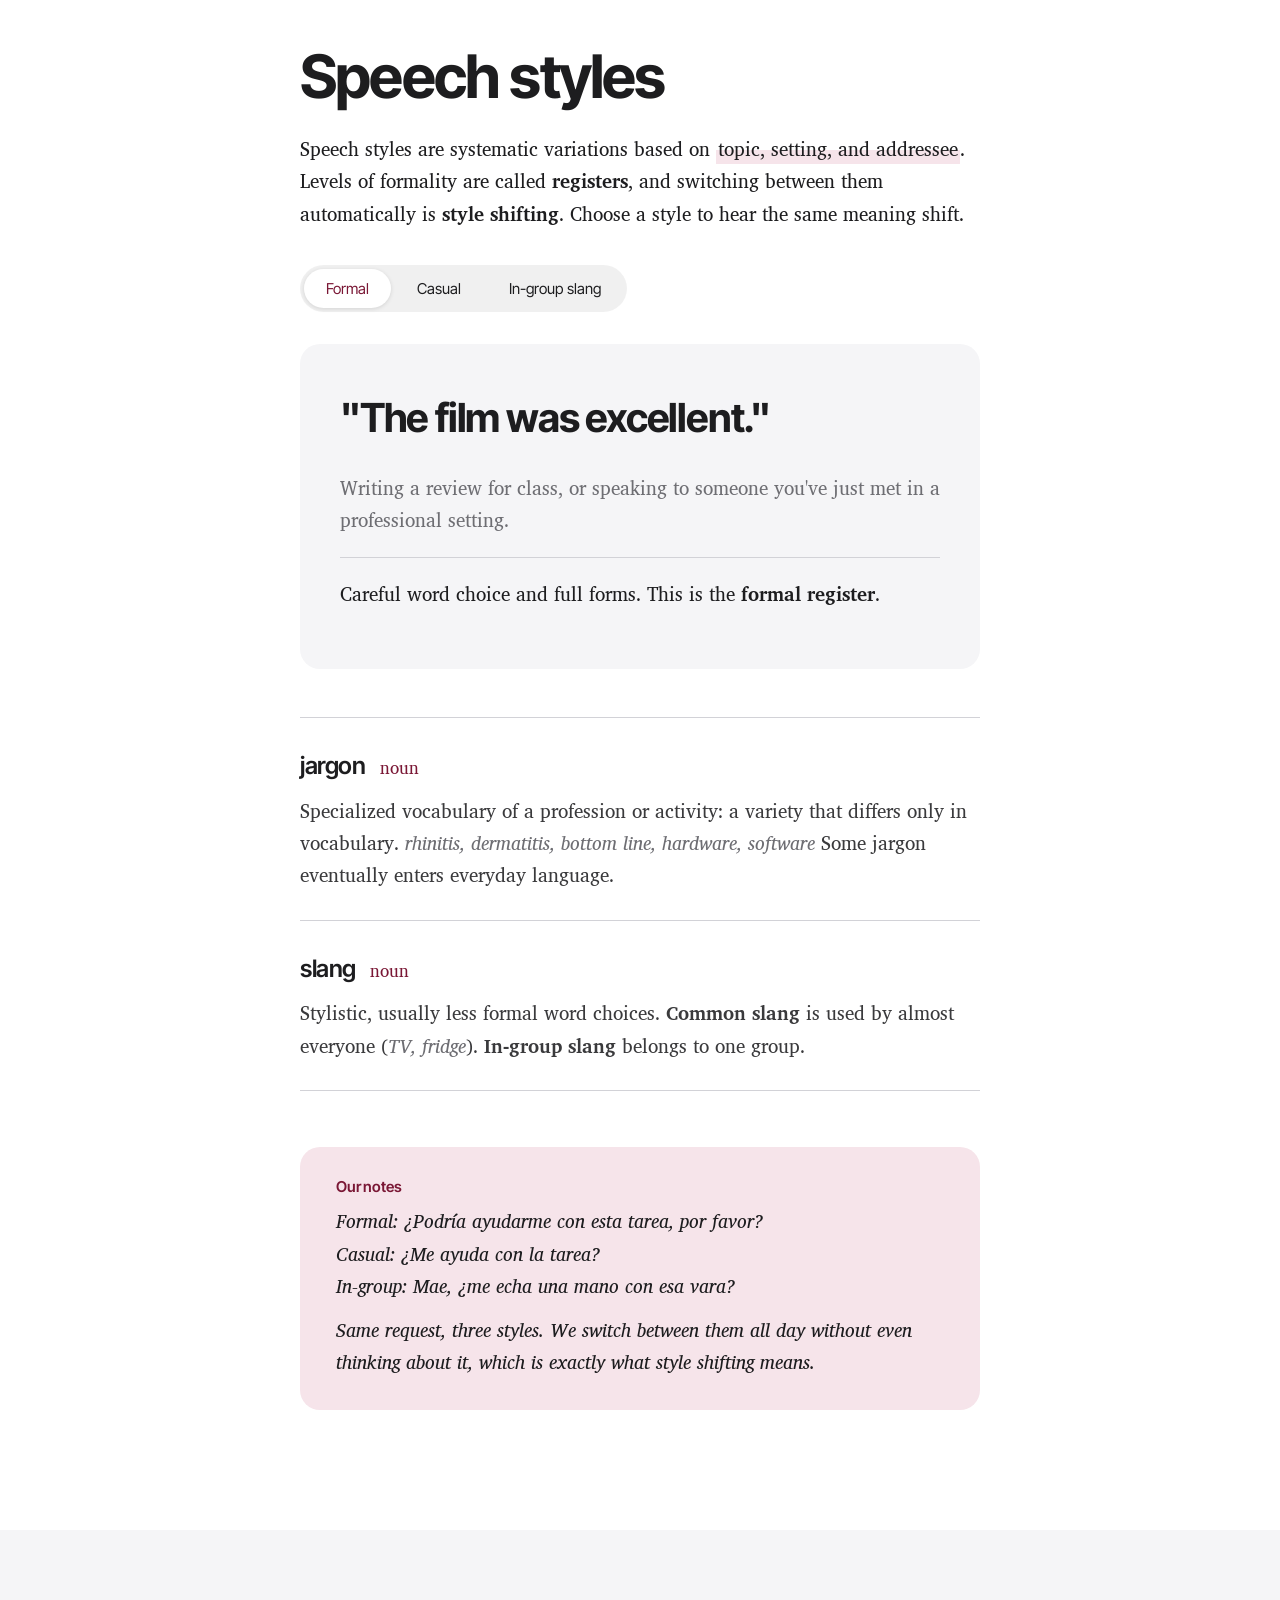
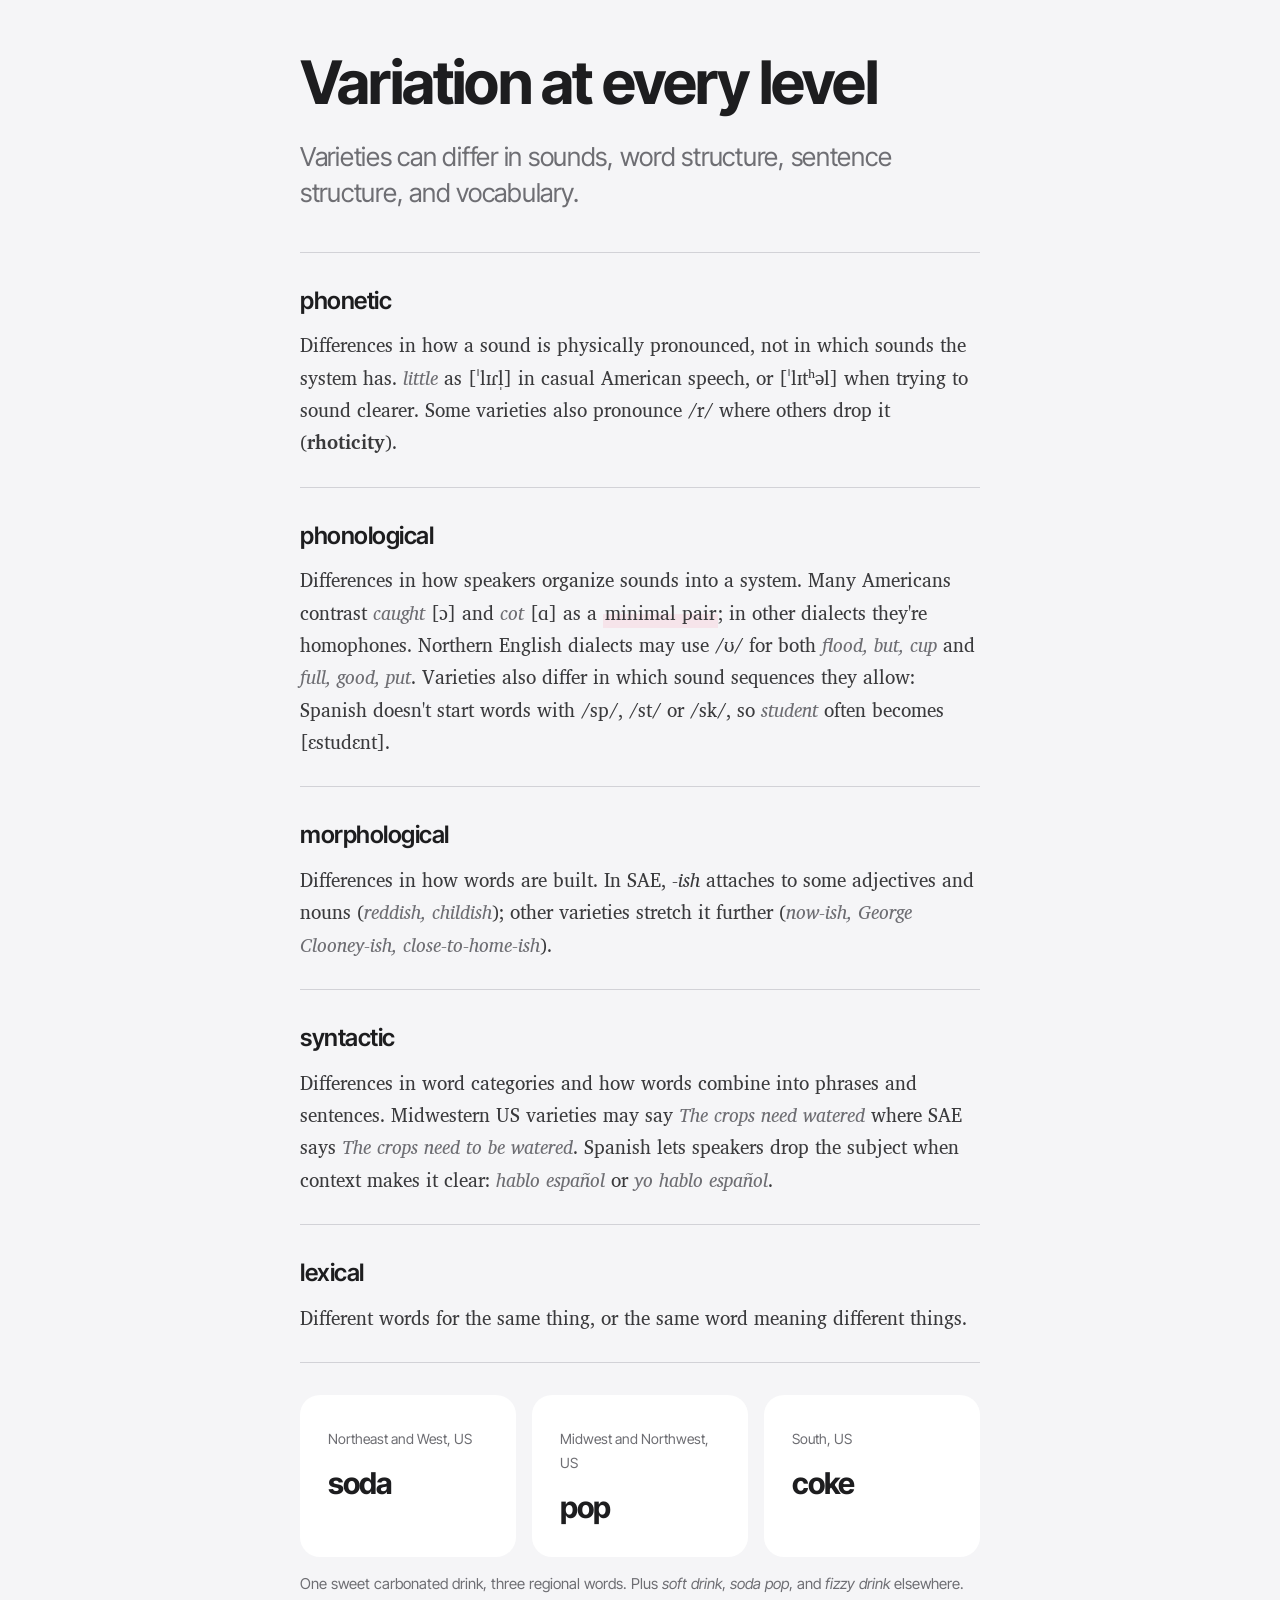
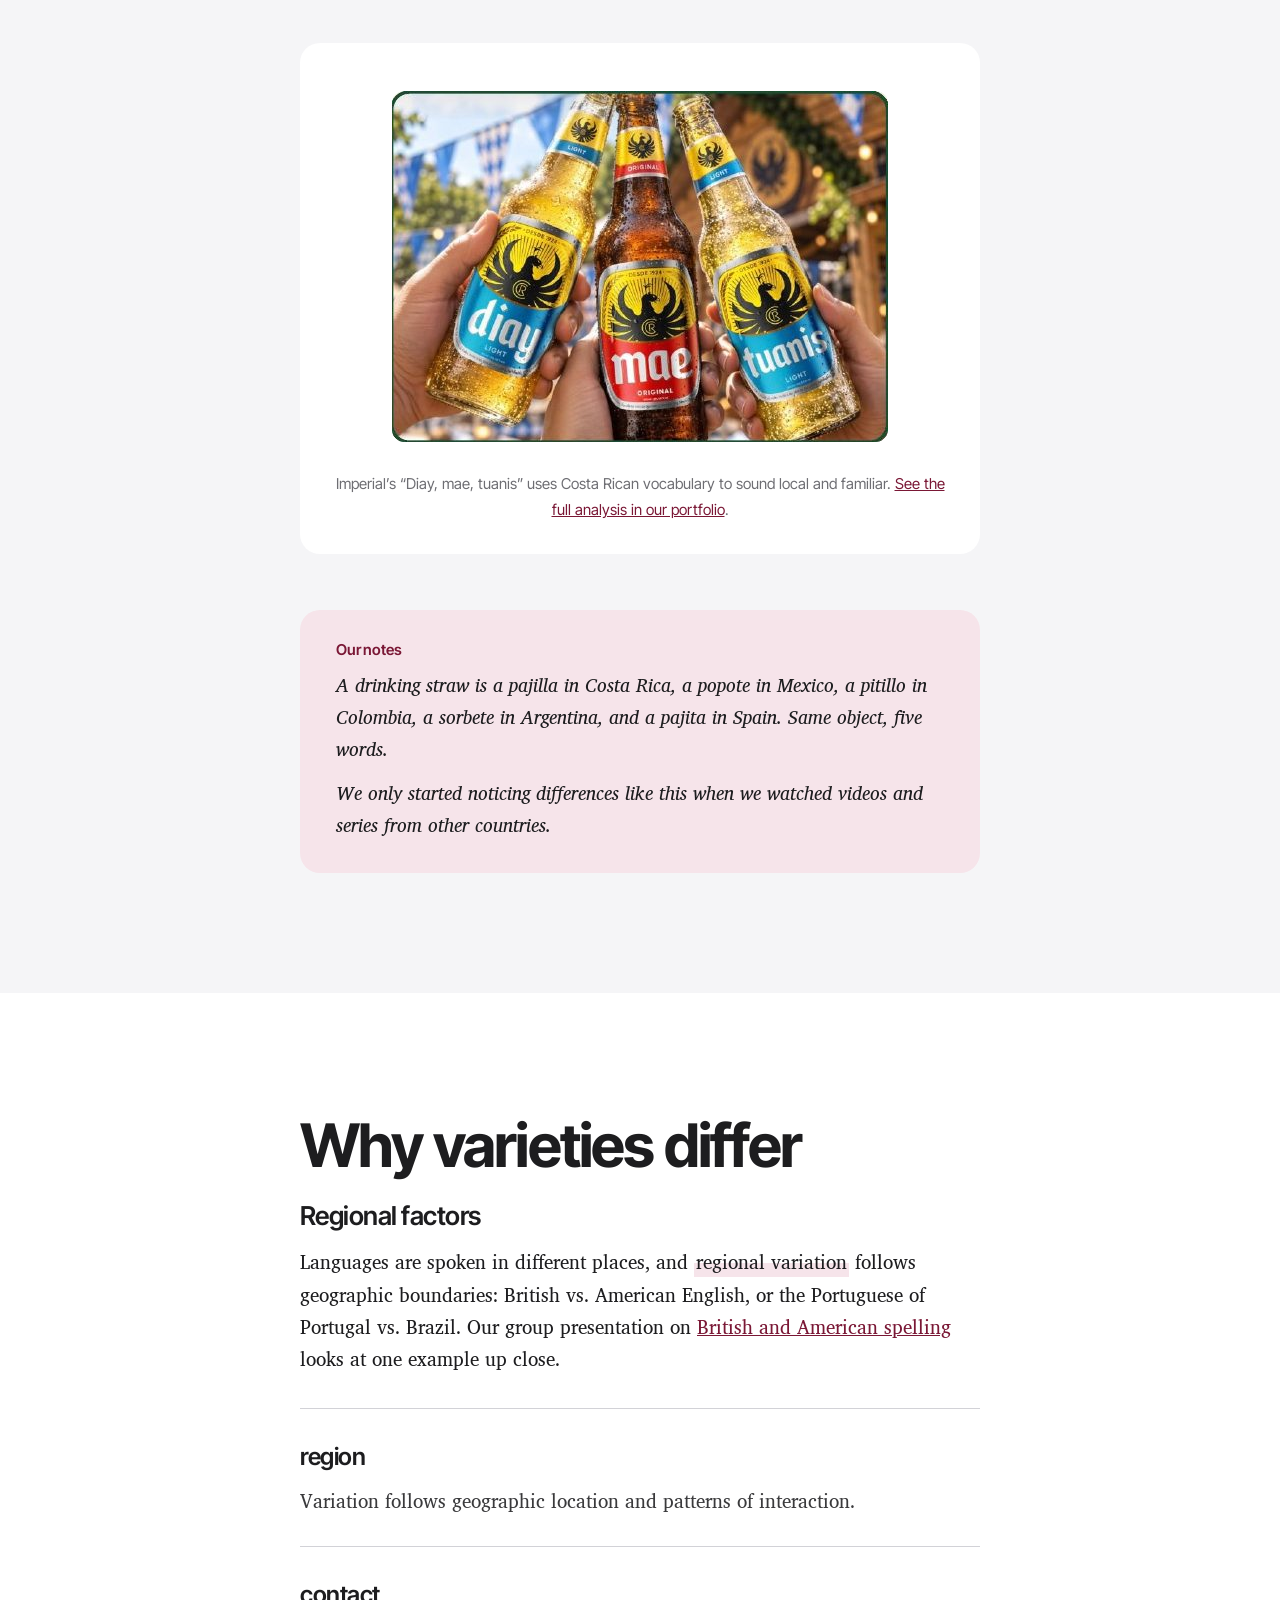
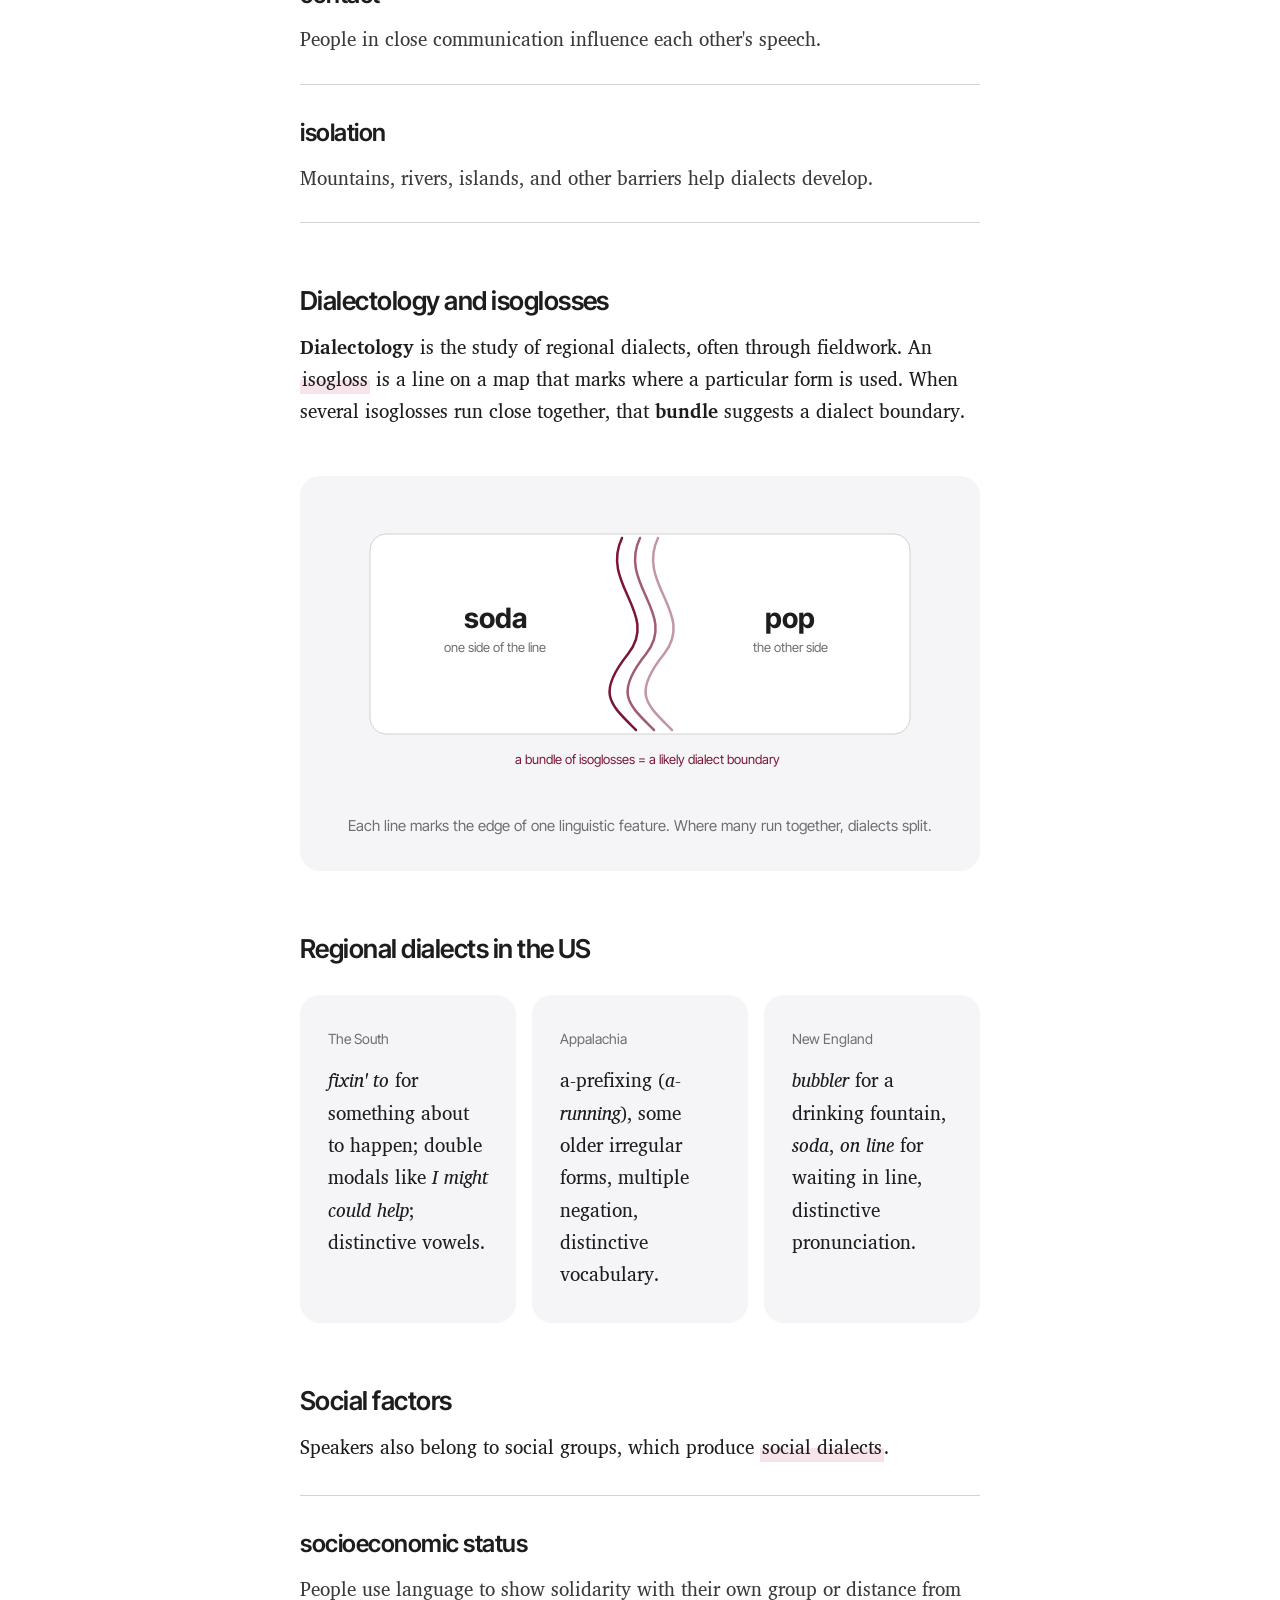
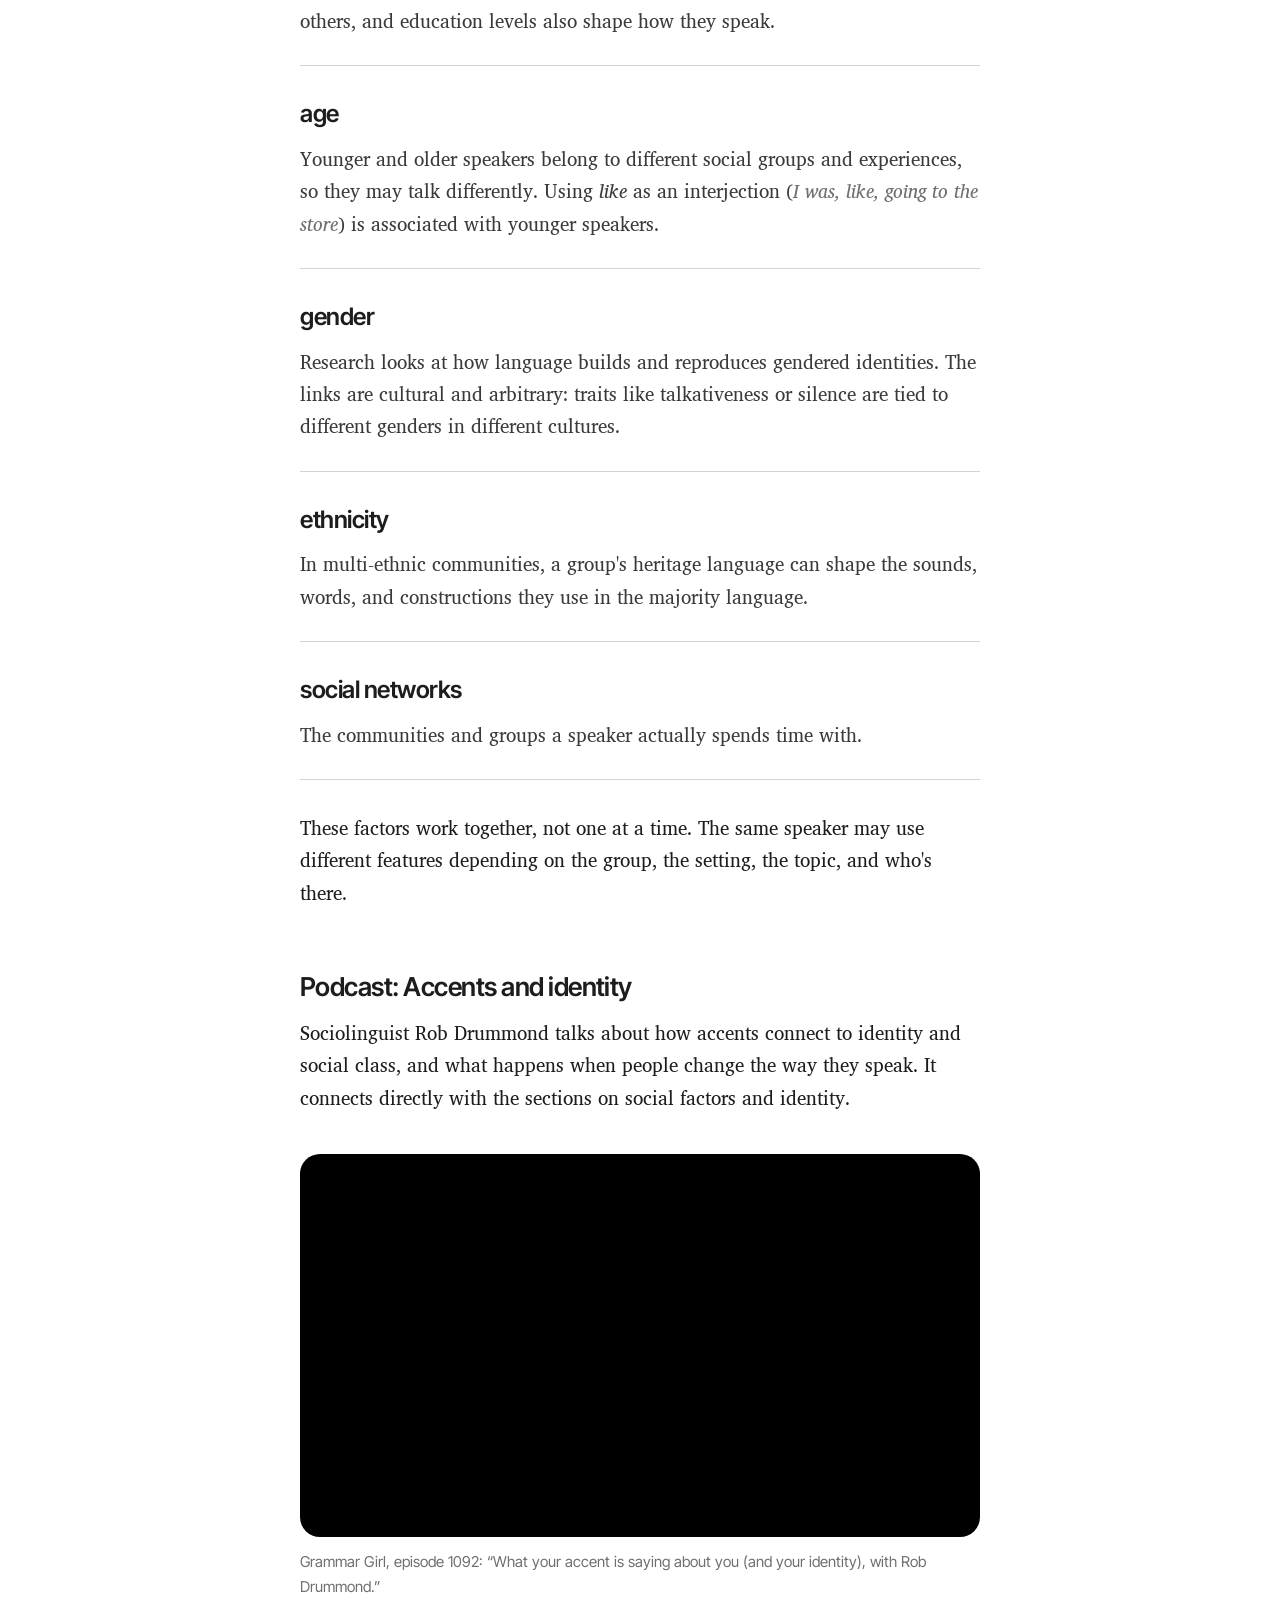
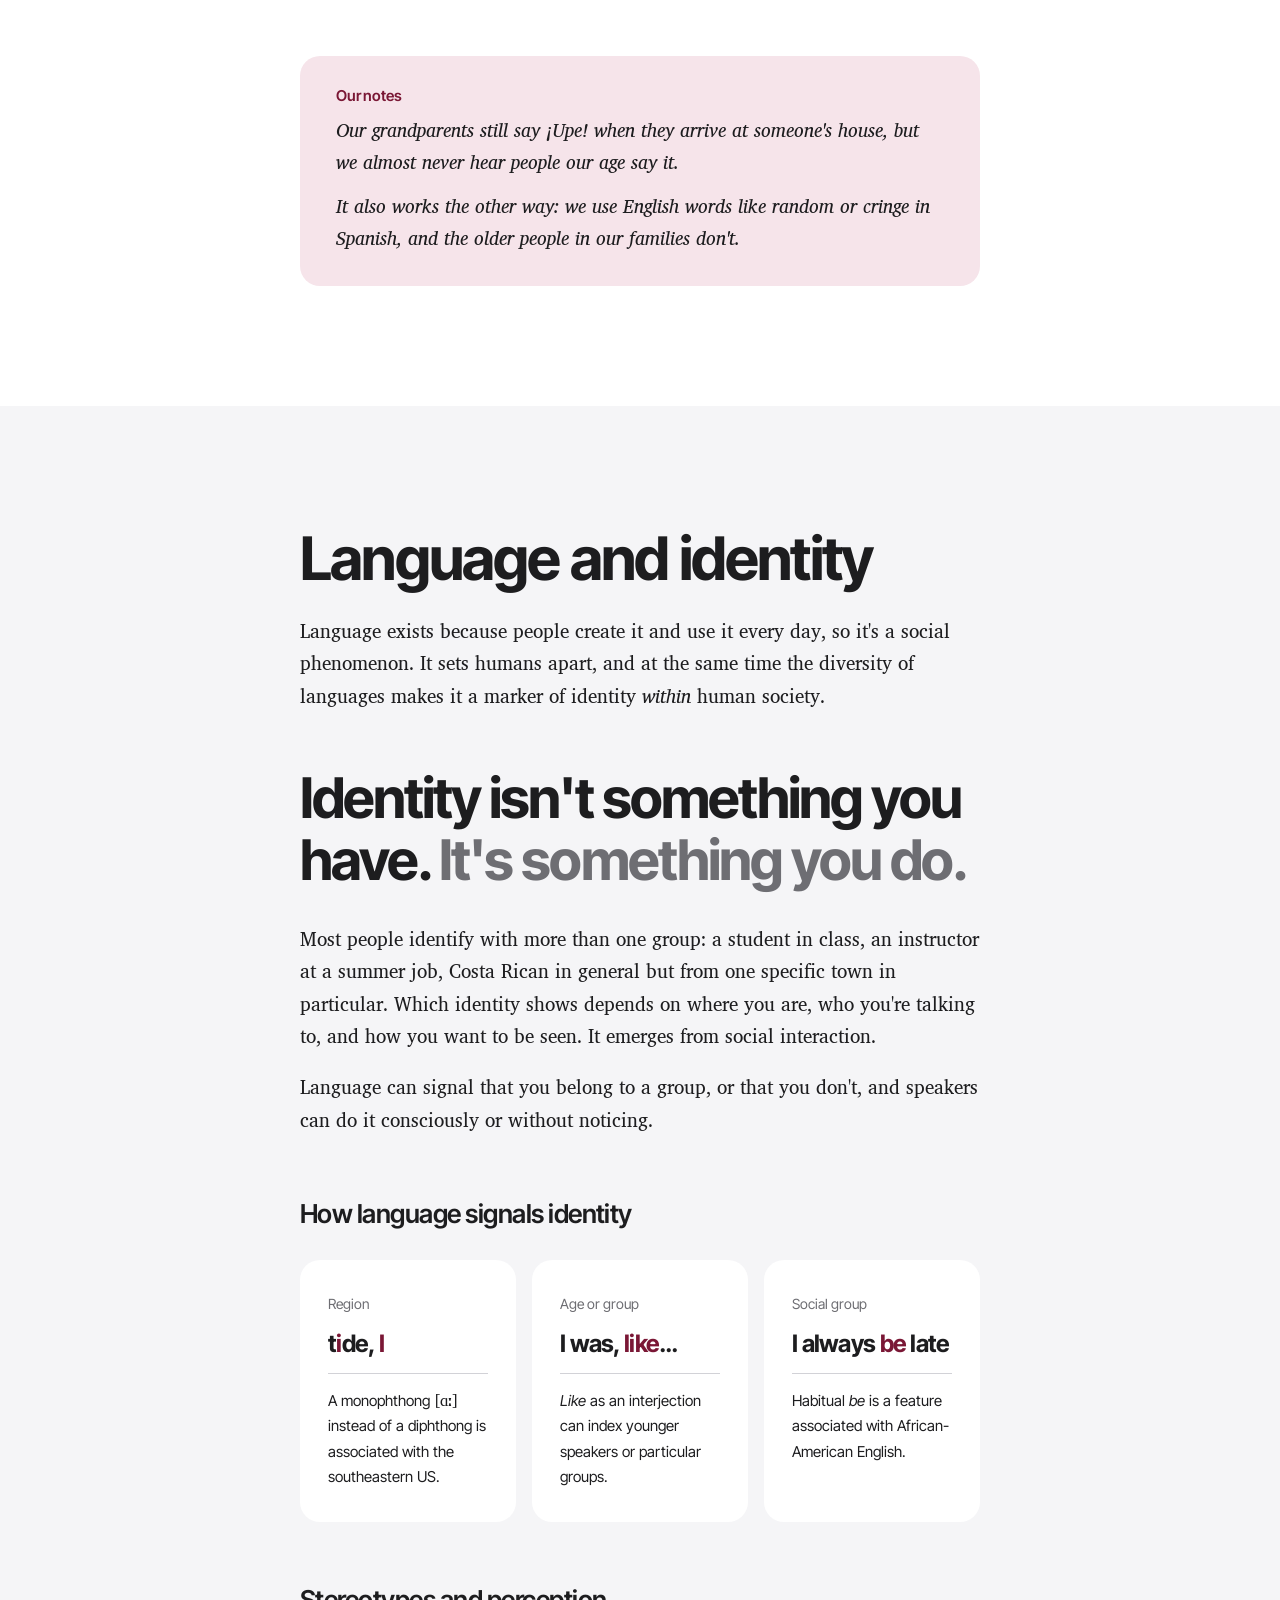
<file: variation.html>
<!DOCTYPE html>
<html lang="en">
<head>
  <meta charset="UTF-8">
  <meta name="viewport" content="width=device-width, initial-scale=1">
  <title>Language variation | Linguistics I</title>
  <link rel="preconnect" href="https://fonts.googleapis.com">
  <link rel="preconnect" href="https://fonts.gstatic.com" crossorigin>
  <link href="https://fonts.googleapis.com/css2?family=Charis+SIL:ital,wght@0,400;0,700;1,400&family=Inter+Tight:wght@400;500;600;700&display=swap" rel="stylesheet">
  <link rel="stylesheet" href="css/style.css">
</head>
<body>

<nav class="nav" aria-label="Main">
  <div class="nav-inner">
    <a class="brand" href="index.html">Linguistics I</a>
    <ul>
      <li><a href="index.html">Home</a></li>
      <li><a href="semantics.html">Semantics</a></li>
      <li><a href="pragmatics.html">Pragmatics</a></li>
      <li><a href="variation.html" aria-current="page">Variation</a></li>
      <li><a href="presentations.html">Presentations</a></li>
      <li><a href="portfolio.html">Portfolio</a></li>
      <li><a href="reflection.html">Reflection</a></li>
    </ul>
  </div>
</nav>

<header class="unit-hero">
  <p class="unit-label">Sociolinguistics</p>
  <h1 class="display">Language variation</h1>
  <p class="lede">No two people speak a language in exactly the same way, and no one speaks the same way all the time.</p>
</header>

<main>

  <!-- ===== Varieties ===== -->
  <section class="section">
    <div class="read">
      <h2>One language, many varieties</h2>
      <p><mark>Internal variation</mark> means that within a single language there are different ways of expressing the same meaning. <strong>Sociolinguistics</strong> studies how these varieties relate to social structure and to each other.</p>

      <dl class="entries">
        <div class="entry">
          <dt>language variety <span class="pos">noun</span></dt>
          <dd>A cover term for any form of language with systematic features: a whole language like Italian, the speech of a group like New York English, one person's speech, or even how one person talks in one context.</dd>
        </div>
        <div class="entry">
          <dt>idiolect <span class="pos">noun</span></dt>
          <dd>The variety of a single speaker. Every native speaker has their own.</dd>
        </div>
        <div class="entry">
          <dt>dialect <span class="pos">noun</span></dt>
          <dd>A variety spoken by a group, with systematic differences in structure or vocabulary from other varieties of the same language.</dd>
        </div>
        <div class="entry">
          <dt>accent <span class="pos">noun</span></dt>
          <dd>Systematic variation in pronunciation (phonology). Every speaker has one.</dd>
        </div>
        <div class="entry">
          <dt>speech community <span class="pos">noun</span></dt>
          <dd>A group of people who speak the same dialect, defined by extralinguistic factors such as region, socioeconomic status, age, gender, and ethnicity.</dd>
        </div>
      </dl>


      <h3>Variety or variation?</h3>
      <p>The two terms sound alike but name different things. A <mark>language variety</mark> is a particular form of a language with systematic features. <mark>Language variation</mark> is the systematic differences found between varieties or within a language.</p>
      <div class="table-wrap">
        <table>
          <thead><tr><th></th><th>Language variety</th><th>Language variation</th></tr></thead>
          <tbody>
            <tr><td><strong>What is it?</strong></td><td>A particular form of a language</td><td>Differences among or within forms of a language</td></tr>
            <tr><td><strong>Main focus</strong></td><td>The variety itself</td><td>The differences, or patterns of difference</td></tr>
            <tr><td><strong>Example</strong></td><td>Costa Rican Spanish</td><td>Differences between Costa Rican and Mexican Spanish</td></tr>
            <tr><td><strong>Another example</strong></td><td>British English</td><td>Differences between British and American English</td></tr>
            <tr><td><strong>Individual</strong></td><td>A speaker&rsquo;s idiolect</td><td>Differences between that speaker&rsquo;s speech and someone else&rsquo;s</td></tr>
          </tbody>
        </table>
      </div>
      <p class="statement" style="margin-top:48px">Variety is what people speak. <span class="soft">Variation is how and why their speech differs.</span></p>

      <dl class="entries">
        <div class="entry">
          <dt>American and British English</dt>
          <dd>Two varieties. The variation includes vocabulary (<span class="ex">truck / lorry, trunk / boot, apartment / flat</span>) and pronunciation: <span class="ex">tomato</span> is <span class="ipa">/təˈmeɪtoʊ/</span> in American English and <span class="ipa">/təˈmɑːtəʊ/</span> in British English.</dd>
        </div>
        <div class="entry">
          <dt>Costa Rican and Mexican Spanish</dt>
          <dd>Two regional varieties of Spanish. The variation includes local vocabulary like Costa Rican <span class="ex">mae</span>, or <span class="ex">bus</span> vs. <span class="ex">camión</span>.</dd>
        </div>
        <div class="entry">
          <dt><em>you all</em> and <em>y&rsquo;all</em></dt>
          <dd>Different speakers and varieties express the same second-person plural meaning in different ways.</dd>
        </div>
        <div class="entry">
          <dt>Final <em>s</em> in Spanish</dt>
          <dd>Depending on the variety, a final <em>s</em> may be fully pronounced, aspirated, or dropped in certain contexts: phonetic variation.</dd>
        </div>
        <div class="entry">
          <dt>Idiolect</dt>
          <dd>One student says <span class="ex">I&rsquo;m going to eat lunch</span>, another <span class="ex">I&rsquo;m gonna grab lunch</span>, another <span class="ex">I&rsquo;m off to get some lunch</span>. Each has an individual variety, and the differences between them are individual variation.</dd>
        </div>
      </dl>
      <p class="aside" style="margin-top:0">These examples illustrate the distinction; particular forms can vary by region, context, speaker, and social group.</p>

      <p class="statement" style="margin-top:64px">Everyone speaks a dialect. <span class="soft">Including you.</span></p>
      <p>Variation isn't random or "bad" language. It follows patterns that linguists can describe, and it happens at every level of structure. Linguistically, no dialect or language is better, more correct, more systematic, or more logical than any other.</p>

      <h3>Standard dialects and prestige</h3>
      <p>A <mark>standard dialect</mark> is a social construct. It's tied to education, institutions, the media, political leadership, and higher socioeconomic groups, not to any linguistic superiority. Standard American English (SAE) isn't even a clearly defined variety; it's an idealization. Nonstandard dialects aren't inferior: they're rule-governed systems too.</p>

      <div class="notes">
        <h4>Our notes</h4>
        <p>Someone would probably notice that we say <em>mae</em> and <em>diay</em> a lot, and that we mix English words into our Spanish because we study English every day.</p>
        <p>We belong to several speech communities at the same time: Costa Rican Spanish speakers, university students, and English learners. Each one shows up in the way we talk.</p>
      </div>
    </div>
  </section>

  <!-- ===== Dialect or language ===== -->
  <section class="section alt">
    <div class="read">
      <h2>Dialect or language?</h2>
      <p>One way to tell them apart is <mark>mutual intelligibility</mark>. If speakers of two varieties can understand each other, the varieties are dialects of the same language.</p>
      <p>But it doesn't settle every case. Cultural, political, geographic, and historical factors matter too. Mandarin and Cantonese are called dialects of Chinese even though their speakers can't understand each other, while Bosnian, Croatian, Montenegrin, and Serbian are called separate languages even though their speakers can.</p>
      <p>A <mark>dialect continuum</mark> complicates this. In a chain of neighboring dialects, each one is understood by the next, but the dialects at the two ends can't understand each other.</p>

      <figure class="figure">
        <svg viewBox="0 0 600 210" role="img" aria-labelledby="dc-t dc-d">
          <title id="dc-t">A dialect continuum</title>
          <desc id="dc-d">Five neighboring dialects, A to E. Each neighbor understands the next, but A and E can't understand each other.</desc>
          <g font-family="Inter Tight, sans-serif" text-anchor="middle">
            <path d="M80 92 Q120 52 160 92" fill="none" stroke="#7A1735" stroke-width="2"/>
            <path d="M200 92 Q240 52 280 92" fill="none" stroke="#7A1735" stroke-width="2"/>
            <path d="M320 92 Q360 52 400 92" fill="none" stroke="#7A1735" stroke-width="2"/>
            <path d="M440 92 Q480 52 520 92" fill="none" stroke="#7A1735" stroke-width="2"/>
            <text x="120" y="56" font-size="12" fill="#7A1735">understood</text>
            <text x="480" y="56" font-size="12" fill="#7A1735">understood</text>
            <circle cx="60" cy="110" r="30" fill="#7A1735"/><text x="60" y="117" font-size="20" font-weight="700" fill="#fff">A</text>
            <circle cx="180" cy="110" r="30" fill="#E7C3CE"/><text x="180" y="117" font-size="20" font-weight="700" fill="#5E1029">B</text>
            <circle cx="300" cy="110" r="30" fill="#E7C3CE"/><text x="300" y="117" font-size="20" font-weight="700" fill="#5E1029">C</text>
            <circle cx="420" cy="110" r="30" fill="#E7C3CE"/><text x="420" y="117" font-size="20" font-weight="700" fill="#5E1029">D</text>
            <circle cx="540" cy="110" r="30" fill="#7A1735"/><text x="540" y="117" font-size="20" font-weight="700" fill="#fff">E</text>
            <path d="M60 146 Q300 210 540 146" fill="none" stroke="#6E6E73" stroke-width="2" stroke-dasharray="5 6"/>
            <text x="300" y="200" font-size="13" fill="#6E6E73">A and E: not mutually intelligible</text>
          </g>
        </svg>
        <figcaption>Neighbors understand each other. The ends of the chain don't.</figcaption>
      </figure>

      <p><strong>Communicative isolation</strong> happens when a group forms a coherent speech community that has little contact with speakers outside it, so its variety can drift apart from others. Today, mobility and mass media make that isolation less common, so speech communities are rarely "pure."</p>

      <div class="notes">
        <h4>Our notes</h4>
        <p>Costa Rican Spanish and Spanish from Spain are clearly the same language. The accent and some words change, but we understand each other.</p>
        <p>Italian is harder. We understand a lot when we read it, but spoken Italian is much more difficult for us. So mutual intelligibility isn't always all or nothing, and it doesn't always work the same in both directions.</p>
      </div>
    </div>
  </section>

  <!-- ===== Speech styles ===== -->
  <section class="section">
    <div class="read">
      <h2>Speech styles</h2>
      <p>Speech styles are systematic variations based on <mark>topic, setting, and addressee</mark>. Levels of formality are called <strong>registers</strong>, and switching between them automatically is <strong>style shifting</strong>. Choose a style to hear the same meaning shift.</p>

      <div class="seg" data-ctx-group role="group" aria-label="Speech style">
        <button data-ctx="st-formal" aria-pressed="true">Formal</button>
        <button data-ctx="st-casual" aria-pressed="false">Casual</button>
        <button data-ctx="st-slang" aria-pressed="false">In-group slang</button>
      </div>

      <div class="ctx-panel" id="st-formal">
        <p class="utterance">"The film was excellent."</p>
        <p class="scene">Writing a review for class, or speaking to someone you've just met in a professional setting.</p>
        <p class="reading">Careful word choice and full forms. This is the <strong>formal register</strong>.</p>
      </div>
      <div class="ctx-panel" id="st-casual" hidden>
        <p class="utterance">"The movie was really good."</p>
        <p class="scene">Talking with classmates after watching it.</p>
        <p class="reading">Everyday vocabulary. Words like <em>movie</em>, <em>TV</em>, or <em>fridge</em> are <strong>common slang</strong>: fine in conversation, a little too informal for a job application.</p>
      </div>
      <div class="ctx-panel" id="st-slang" hidden>
        <p class="utterance">"That movie was fire."</p>
        <p class="scene">Texting your close friends.</p>
        <p class="reading"><strong>In-group slang</strong> belongs to a particular group at a particular time. Like jargon, it keeps insiders together and leaves outsiders out.</p>
      </div>

      <dl class="entries" style="margin-top:48px">
        <div class="entry">
          <dt>jargon <span class="pos">noun</span></dt>
          <dd>Specialized vocabulary of a profession or activity: a variety that differs only in vocabulary. <span class="ex">rhinitis, dermatitis, bottom line, hardware, software</span> Some jargon eventually enters everyday language.</dd>
        </div>
        <div class="entry">
          <dt>slang <span class="pos">noun</span></dt>
          <dd>Stylistic, usually less formal word choices. <strong>Common slang</strong> is used by almost everyone (<span class="ex">TV, fridge</span>). <strong>In-group slang</strong> belongs to one group.</dd>
        </div>
      </dl>

      <div class="notes">
        <h4>Our notes</h4>
        <p>Formal: <em>¿Podría ayudarme con esta tarea, por favor?</em><br>Casual: <em>¿Me ayuda con la tarea?</em><br>In-group: <em>Mae, ¿me echa una mano con esa vara?</em></p>
        <p>Same request, three styles. We switch between them all day without even thinking about it, which is exactly what style shifting means.</p>
      </div>
    </div>
  </section>

  <!-- ===== Levels ===== -->
  <section class="section alt">
    <div class="read">
      <h2>Variation at every level</h2>
      <p class="lede" style="margin-bottom:40px">Varieties can differ in sounds, word structure, sentence structure, and vocabulary.</p>

      <dl class="entries">
        <div class="entry">
          <dt>phonetic</dt>
          <dd>Differences in how a sound is physically pronounced, not in which sounds the system has. <span class="ex">little</span> as <span class="ipa">[ˈlɪɾl̩]</span> in casual American speech, or <span class="ipa">[ˈlɪtʰəl]</span> when trying to sound clearer. Some varieties also pronounce /r/ where others drop it (<strong>rhoticity</strong>).</dd>
        </div>
        <div class="entry">
          <dt>phonological</dt>
          <dd>Differences in how speakers organize sounds into a system. Many Americans contrast <span class="ex">caught</span> <span class="ipa">[ɔ]</span> and <span class="ex">cot</span> <span class="ipa">[ɑ]</span> as a <mark>minimal pair</mark>; in other dialects they're homophones. Northern English dialects may use <span class="ipa">/ʊ/</span> for both <span class="ex">flood, but, cup</span> and <span class="ex">full, good, put</span>. Varieties also differ in which sound sequences they allow: Spanish doesn't start words with /sp/, /st/ or /sk/, so <span class="ex">student</span> often becomes <span class="ipa">[ɛstudɛnt]</span>.</dd>
        </div>
        <div class="entry">
          <dt>morphological</dt>
          <dd>Differences in how words are built. In SAE, <em>-ish</em> attaches to some adjectives and nouns (<span class="ex">reddish, childish</span>); other varieties stretch it further (<span class="ex">now-ish, George Clooney-ish, close-to-home-ish</span>).</dd>
        </div>
        <div class="entry">
          <dt>syntactic</dt>
          <dd>Differences in word categories and how words combine into phrases and sentences. Midwestern US varieties may say <span class="ex">The crops need watered</span> where SAE says <span class="ex">The crops need to be watered</span>. Spanish lets speakers drop the subject when context makes it clear: <span class="ex">hablo español</span> or <span class="ex">yo hablo español</span>.</dd>
        </div>
        <div class="entry">
          <dt>lexical</dt>
          <dd>Different words for the same thing, or the same word meaning different things.</dd>
        </div>
      </dl>

      <div class="pairs">
        <div class="pair"><p class="lang">Northeast and West, US</p><p class="w">soda</p></div>
        <div class="pair"><p class="lang">Midwest and Northwest, US</p><p class="w">pop</p></div>
        <div class="pair"><p class="lang">South, US</p><p class="w">coke</p></div>
      </div>
      <p class="aside">One sweet carbonated drink, three regional words. Plus <em>soft drink</em>, <em>soda pop</em>, and <em>fizzy drink</em> elsewhere.</p>

      <figure class="figure">
        <img src="assets/portfolio/imperial.jpg" alt="Imperial beer bottles with labels reading diay, mae, and tuanis" loading="lazy" style="border-radius:12px">
        <figcaption>Imperial&rsquo;s &ldquo;Diay, mae, tuanis&rdquo; uses Costa Rican vocabulary to sound local and familiar. <a href="portfolio.html#imperial">See the full analysis in our portfolio</a>.</figcaption>
      </figure>

      <div class="notes">
        <h4>Our notes</h4>
        <p>A drinking straw is a <em>pajilla</em> in Costa Rica, a <em>popote</em> in Mexico, a <em>pitillo</em> in Colombia, a <em>sorbete</em> in Argentina, and a <em>pajita</em> in Spain. Same object, five words.</p>
        <p>We only started noticing differences like this when we watched videos and series from other countries.</p>
      </div>
    </div>
  </section>

  <!-- ===== Factors ===== -->
  <section class="section">
    <div class="read">
      <h2>Why varieties differ</h2>

      <h3 style="margin-top:0">Regional factors</h3>
      <p>Languages are spoken in different places, and <mark>regional variation</mark> follows geographic boundaries: British vs. American English, or the Portuguese of Portugal vs. Brazil. Our group presentation on <a href="presentations.html#british-american">British and American spelling</a> looks at one example up close.</p>
      <dl class="entries">
        <div class="entry"><dt>region</dt><dd>Variation follows geographic location and patterns of interaction.</dd></div>
        <div class="entry"><dt>contact</dt><dd>People in close communication influence each other's speech.</dd></div>
        <div class="entry"><dt>isolation</dt><dd>Mountains, rivers, islands, and other barriers help dialects develop.</dd></div>
      </dl>

      <h3>Dialectology and isoglosses</h3>
      <p><strong>Dialectology</strong> is the study of regional dialects, often through fieldwork. An <mark>isogloss</mark> is a line on a map that marks where a particular form is used. When several isoglosses run close together, that <strong>bundle</strong> suggests a dialect boundary.</p>

      <figure class="figure">
        <svg viewBox="0 0 560 260" role="img" aria-labelledby="iso-t iso-d">
          <title id="iso-t">A bundle of isoglosses</title>
          <desc id="iso-d">A map split by three wavy lines running close together. West of the lines people say soda; east of them, pop. The bundle of lines suggests a dialect boundary.</desc>
          <rect x="10" y="10" width="540" height="200" rx="16" fill="#fff" stroke="#D2D2D7"/>
          <g fill="none" stroke="#7A1735" stroke-width="2.5" stroke-linecap="round">
            <path d="M262 14 C240 60 300 90 268 130 S250 180 276 206"/>
            <path d="M280 14 C258 60 318 90 286 130 S268 180 294 206" opacity=".7"/>
            <path d="M298 14 C276 60 336 90 304 130 S286 180 312 206" opacity=".45"/>
          </g>
          <g font-family="Inter Tight, sans-serif" text-anchor="middle">
            <text x="135" y="104" font-size="28" font-weight="700" fill="#1D1D1F">soda</text>
            <text x="135" y="128" font-size="13" fill="#6E6E73">one side of the line</text>
            <text x="430" y="104" font-size="28" font-weight="700" fill="#1D1D1F">pop</text>
            <text x="430" y="128" font-size="13" fill="#6E6E73">the other side</text>
            <text x="287" y="240" font-size="13" fill="#7A1735">a bundle of isoglosses = a likely dialect boundary</text>
          </g>
        </svg>
        <figcaption>Each line marks the edge of one linguistic feature. Where many run together, dialects split.</figcaption>
      </figure>

      <h3>Regional dialects in the US</h3>
      <div class="pairs">
        <div class="pair">
          <p class="lang">The South</p>
          <p class="g" style="font-style:normal; color:var(--ink)"><em>fixin' to</em> for something about to happen; double modals like <em>I might could help</em>; distinctive vowels.</p>
        </div>
        <div class="pair">
          <p class="lang">Appalachia</p>
          <p class="g" style="font-style:normal; color:var(--ink)">a-prefixing (<em>a-running</em>), some older irregular forms, multiple negation, distinctive vocabulary.</p>
        </div>
        <div class="pair">
          <p class="lang">New England</p>
          <p class="g" style="font-style:normal; color:var(--ink)"><em>bubbler</em> for a drinking fountain, <em>soda</em>, <em>on line</em> for waiting in line, distinctive pronunciation.</p>
        </div>
      </div>

      <h3>Social factors</h3>
      <p>Speakers also belong to social groups, which produce <mark>social dialects</mark>.</p>
      <dl class="entries">
        <div class="entry">
          <dt>socioeconomic status</dt>
          <dd>People use language to show solidarity with their own group or distance from others, and education levels also shape how they speak.</dd>
        </div>
        <div class="entry">
          <dt>age</dt>
          <dd>Younger and older speakers belong to different social groups and experiences, so they may talk differently. Using <em>like</em> as an interjection (<span class="ex">I was, like, going to the store</span>) is associated with younger speakers.</dd>
        </div>
        <div class="entry">
          <dt>gender</dt>
          <dd>Research looks at how language builds and reproduces gendered identities. The links are cultural and arbitrary: traits like talkativeness or silence are tied to different genders in different cultures.</dd>
        </div>
        <div class="entry">
          <dt>ethnicity</dt>
          <dd>In multi-ethnic communities, a group's heritage language can shape the sounds, words, and constructions they use in the majority language.</dd>
        </div>
        <div class="entry">
          <dt>social networks</dt>
          <dd>The communities and groups a speaker actually spends time with.</dd>
        </div>
      </dl>
      <p>These factors work together, not one at a time. The same speaker may use different features depending on the group, the setting, the topic, and who's there.</p>

      <h3>Podcast: Accents and identity</h3>
      <p>Sociolinguist Rob Drummond talks about how accents connect to identity and social class, and what happens when people change the way they speak. It connects directly with the sections on social factors and identity.</p>
      <div class="video">
        <iframe src="https://www.youtube-nocookie.com/embed/puEjb98nDpI" title="Grammar Girl episode 1092: What your accent is saying about you, with Rob Drummond" loading="lazy" allow="accelerometer; encrypted-media; gyroscope; picture-in-picture" allowfullscreen></iframe>
      </div>
      <p class="video-caption">Grammar Girl, episode 1092: &ldquo;What your accent is saying about you (and your identity), with Rob Drummond.&rdquo;</p>

      <div class="notes">
        <h4>Our notes</h4>
        <p>Our grandparents still say <em>¡Upe!</em> when they arrive at someone's house, but we almost never hear people our age say it.</p>
        <p>It also works the other way: we use English words like <em>random</em> or <em>cringe</em> in Spanish, and the older people in our families don't.</p>
      </div>
    </div>
  </section>

  <!-- ===== Identity ===== -->
  <section class="section alt">
    <div class="read">
      <h2>Language and identity</h2>
      <p>Language exists because people create it and use it every day, so it's a social phenomenon. It sets humans apart, and at the same time the diversity of languages makes it a marker of identity <em>within</em> human society.</p>
      <p class="statement" style="margin-top:56px">Identity isn't something you have. <span class="soft">It's something you do.</span></p>
      <p>Most people identify with more than one group: a student in class, an instructor at a summer job, Costa Rican in general but from one specific town in particular. Which identity shows depends on where you are, who you're talking to, and how you want to be seen. It emerges from social interaction.</p>
      <p>Language can signal that you belong to a group, or that you don't, and speakers can do it consciously or without noticing.</p>

      <h3>How language signals identity</h3>
      <div class="pairs">
        <div class="pair">
          <p class="lang">Region</p>
          <p class="w" style="font-size:24px">t<b>i</b>de, <b>I</b></p>
          <p class="why">A monophthong <span class="ipa">[ɑː]</span> instead of a diphthong is associated with the southeastern US.</p>
        </div>
        <div class="pair">
          <p class="lang">Age or group</p>
          <p class="w" style="font-size:24px">I was, <b>like</b>…</p>
          <p class="why"><em>Like</em> as an interjection can index younger speakers or particular groups.</p>
        </div>
        <div class="pair">
          <p class="lang">Social group</p>
          <p class="w" style="font-size:24px">I always <b>be</b> late</p>
          <p class="why">Habitual <em>be</em> is a feature associated with African-American English.</p>
        </div>
      </div>

      <h3>Stereotypes and perception</h3>
      <p>Listeners often connect linguistic features with ideas about education, region, ethnicity, or age. But an association is <strong>not evidence</strong> that a speaker actually has those characteristics. In a 1999 study, <strong>John Baugh</strong> showed how people inquiring about housing could be treated differently based on the ethnicity listeners heard in their dialect over the phone.</p>

      <h3>Studying it: the observer's paradox</h3>
      <p>Researchers want to observe natural speech, but people change how they talk when they know they're being watched or recorded. That's the <mark>observer's paradox</mark>. No single method captures everything, so linguists combine several.</p>

      <h3>Case study: Martha's Vineyard</h3>
      <p>In 1961, <strong>William Labov</strong> studied speech on Martha's Vineyard, an island off Massachusetts. He looked at the <strong>centralization</strong> of the diphthongs <span class="ipa">/aɪ/</span> and <span class="ipa">/aʊ/</span> in words like <em>why</em> and <em>wow</em>. The strongest predictor wasn't just region or social group: it was how much speakers <mark>identified with the island</mark>.</p>

      <div class="notes">
        <h4>Our notes</h4>
        <p>With our families we use <em>usted</em> and speak more calmly. With professors we try to sound careful and formal, especially in English class. With friends it's <em>mae</em> every two words.</p>
        <p>It doesn't feel fake. They're just different parts of who we are, which connects with the idea that identity is something you do, not something you have.</p>
      </div>
    </div>
  </section>

  <!-- ===== Takeaways + discussion ===== -->
  <section class="section">
    <div class="read">
      <h2>Key takeaways</h2>
      <dl class="entries">
        <div class="entry"><dt>Systematic</dt><dd>Language variation follows patterns; it isn't random.</dd></div>
        <div class="entry"><dt>Everyone has one</dt><dd>Every speaker has an idiolect and an accent, and takes part in dialects and speech communities.</dd></div>
        <div class="entry"><dt>Every level</dt><dd>Variation shows up in sounds, phonology, morphology, syntax, and vocabulary.</dd></div>
        <div class="entry"><dt>Factors interact</dt><dd>Region and social factors work together with situation, style, and register.</dd></div>
        <div class="entry"><dt>Identity</dt><dd>Language signals identity and shapes how speakers are perceived.</dd></div>
        <div class="entry"><dt>Language or dialect</dt><dd>Mutual intelligibility helps, but doesn't fully decide the difference.</dd></div>
      </dl>

      <h3>Class discussion</h3>
      <div class="notes" style="margin-top:16px">
        <h4>Our answers</h4>
        <p>1. British and American English differ in spelling (<em>colour</em> / <em>color</em>) and in pronunciation: most Americans pronounce the r in <em>car</em>, and many British speakers don't.</p>
        <p>2. <em>Soda</em>, <em>pop</em>, and <em>coke</em> all refer to the same sweet carbonated drink. Which one people use depends on the part of the US they're from.</p>
        <p>3. Writing an email to a professor ("Good afternoon, professor. I would like to ask...") compared to writing in the class WhatsApp group ("mae, ¿alguien tiene el resumen?").</p>
        <p>4. In Costa Rica, saying <em>mae</em> immediately marks you as Costa Rican and usually young. It shows you belong to the group and that the conversation is relaxed.</p>
        <p>5. Because "standard" is a social idea, not a linguistic one. Nonstandard dialects follow rules too, and treating them as inferior can lead to real discrimination, like in John Baugh's housing study.</p>
        <p>6. By recording natural conversations, doing interviews and surveys, and combining different methods. They also need to keep the observer's paradox in mind, because people change how they speak when they know they're being studied.</p>
      </div>
      <p class="aside" style="margin-top:24px">Source: Dawson, H. C., &amp; Phelan, M. (Eds.). (2016). <em>Language Files</em> (12th ed.), Chapter 10. The Ohio State University Press.</p>
    </div>
  </section>

</main>

<nav class="pager" aria-label="Units">
  <a href="pragmatics.html"><small>Previous unit</small><span>Pragmatics</span></a>
  <a href="presentations.html" style="text-align:right"><small>Next</small><span>Presentations</span></a>
</nav>

<footer class="footer">
  <div class="wrap">
    <span>Linguistics I, Prof. Luis Roberto Pineda Canales</span>
    <span>Made by STUDENT NAME</span>
  </div>
</footer>

<script src="js/main.js"></script>
</body>
</html>
</file>
<file: css/style.css>
/* ===== Tokens ===== */
:root {
  --wine: #7A1735;        /* primary */
  --wine-deep: #2B0812;   /* hero backgrounds */
  --wine-light: #E7C3CE;  /* text on dark wine */
  --rose: #F6E4EA;        /* notes + highlight */
  --ink: #1D1D1F;
  --muted: #6E6E73;
  --surface: #F5F5F7;
  --paper: #FFFFFF;
  --line: #D2D2D7;
  --display: "Inter Tight", system-ui, -apple-system, "Segoe UI", sans-serif;
  --serif: "Charis SIL", Georgia, "Times New Roman", serif;
  --max: 1000px;
  --read: 680px;
  --radius: 20px;
}

*, *::before, *::after { box-sizing: border-box; }
html { scroll-behavior: smooth; }
body {
  margin: 0;
  font-family: var(--serif);
  font-size: 19px;
  line-height: 1.7;
  color: var(--ink);
  background: var(--paper);
  -webkit-font-smoothing: antialiased;
}
a { color: var(--wine); }
:focus-visible { outline: 2px solid var(--wine); outline-offset: 3px; border-radius: 4px; }
img, iframe, svg { max-width: 100%; }
p { margin: 0 0 1em; }

/* ===== Navigation ===== */
.nav {
  position: sticky; top: 0; z-index: 20;
  background: rgba(255, 255, 255, 0.82);
  backdrop-filter: saturate(180%) blur(20px);
  -webkit-backdrop-filter: saturate(180%) blur(20px);
  border-bottom: 1px solid rgba(0, 0, 0, 0.08);
}
.nav-inner {
  max-width: var(--max); margin: 0 auto; padding: 0 22px; height: 52px;
  display: flex; align-items: center; justify-content: space-between;
  font-family: var(--display); font-size: 14px;
}
.brand { font-weight: 600; color: var(--ink); text-decoration: none; letter-spacing: -0.01em; }
.nav ul { list-style: none; display: flex; gap: 28px; margin: 0; padding: 0; }
.nav ul a { color: var(--ink); text-decoration: none; opacity: 0.75; transition: opacity .2s, color .2s; }
.nav ul a:hover, .nav ul a[aria-current="page"] { opacity: 1; color: var(--wine); }
@media (max-width: 640px) {
  .brand { display: none; }
  .nav-inner { justify-content: center; }
  .nav ul { gap: 20px; font-size: 13px; }
}

/* ===== Type ===== */
h1, h2, h3, h4 { font-family: var(--display); letter-spacing: -0.03em; line-height: 1.08; margin: 0; }
.display { font-size: clamp(48px, 8vw, 88px); font-weight: 700; }
h2 { font-size: clamp(36px, 5.5vw, 60px); font-weight: 700; margin-bottom: 24px; }
h3 { font-size: 26px; font-weight: 600; letter-spacing: -0.02em; margin: 64px 0 16px; }
.lede { font-family: var(--display); font-size: clamp(20px, 2.4vw, 26px); color: var(--muted); line-height: 1.4; letter-spacing: -0.01em; margin: 20px 0 0; }
.center { text-align: center; }
.center .lede { margin-left: auto; margin-right: auto; max-width: 720px; }
mark { background: linear-gradient(transparent 55%, var(--rose) 55%); color: inherit; padding: 0 2px; }
.ipa { font-family: var(--serif); }

/* ===== Home hero ===== */
.hero {
  background: var(--wine-deep); color: #fff;
  min-height: calc(100svh - 52px);
  display: flex; flex-direction: column; align-items: center; justify-content: center;
  text-align: center; padding: 80px 22px;
}
.hero .kicker { font-family: var(--display); font-size: 17px; color: var(--wine-light); margin: 0 0 24px; letter-spacing: -0.01em; }
.word {
  all: unset; cursor: pointer;
  font-family: var(--display); font-weight: 700;
  font-size: clamp(120px, 26vw, 300px); line-height: 0.9; letter-spacing: -0.06em;
  padding: 0 0.08em;
  background: linear-gradient(transparent 64%, rgba(196, 58, 100, 0.55) 64%, rgba(196, 58, 100, 0.55) 88%, transparent 88%);
}
.word:focus-visible { outline: 2px solid #fff; outline-offset: 10px; }
.hero .ipa { font-size: 22px; color: var(--wine-light); margin: 32px 0 6px; }
.sense { font-style: italic; font-size: clamp(22px, 3vw, 32px); margin: 0; min-height: 1.5em; transition: opacity .25s ease; }
.sense.fading { opacity: 0; }
.hint { font-family: var(--display); font-size: 14px; color: #B98C9A; margin: 48px 0 0; }

/* One orchestrated entrance on the home hero */
.hero > * { animation: rise .9s cubic-bezier(.2, .7, .2, 1) both; }
.hero > *:nth-child(2) { animation-delay: .15s; }
.hero > *:nth-child(3) { animation-delay: .35s; }
.hero > *:nth-child(4) { animation-delay: .45s; }
.hero > *:nth-child(5) { animation-delay: .8s; }
@keyframes rise { from { opacity: 0; transform: translateY(18px); } to { opacity: 1; transform: none; } }

/* ===== Unit hero ===== */
.unit-hero { background: var(--wine-deep); color: #fff; text-align: center; padding: 140px 22px 120px; }
.unit-hero .unit-label { font-family: var(--display); font-size: 17px; color: var(--wine-light); margin: 0 0 16px; }
.unit-hero .lede { color: var(--wine-light); }

/* ===== Sections ===== */
.section { padding: 120px 22px; }
.section.alt { background: var(--surface); }
.wrap { max-width: var(--max); margin: 0 auto; }
.read { max-width: var(--read); margin: 0 auto; }
@media (max-width: 640px) { .section { padding: 80px 20px; } .unit-hero { padding: 100px 20px 80px; } }

/* ===== Home: unit cards ===== */
.units { display: grid; grid-template-columns: repeat(auto-fit, minmax(280px, 1fr)); gap: 20px; margin-top: 64px; }
.unit-card {
  display: flex; flex-direction: column; background: var(--paper); border-radius: var(--radius);
  padding: 44px 36px; text-decoration: none; color: var(--ink); min-height: 300px;
  transition: transform .35s cubic-bezier(.2, .7, .2, 1);
}
.unit-card:hover { transform: scale(1.015); }
.unit-card .num { font-family: var(--display); color: var(--wine); font-size: 15px; font-weight: 600; }
.unit-card h3 { margin: 10px 0 12px; font-size: 36px; }
.unit-card p { color: var(--muted); font-size: 17px; line-height: 1.55; }
.unit-card .go { margin-top: auto; font-family: var(--display); font-size: 16px; color: var(--wine); }
.unit-card.soon { background: transparent; border: 1.5px dashed var(--line); color: var(--muted); }
.unit-card.soon:hover { transform: none; }
.unit-card.soon h3 { color: var(--muted); }

/* ===== Buttons ===== */
.btn {
  display: inline-block; font-family: var(--display); font-size: 17px; font-weight: 500;
  padding: 12px 26px; border-radius: 980px; border: 1px solid var(--wine);
  background: var(--wine); color: #fff; text-decoration: none; cursor: pointer;
  transition: background .2s, color .2s;
}
.btn:hover { background: #5E1029; }
.btn.ghost { background: transparent; color: var(--wine); }
.btn.ghost:hover { background: var(--wine); color: #fff; }

/* ===== Dictionary-style entries ===== */
.entries { margin: 32px 0; }
.entry { border-top: 1px solid var(--line); padding: 28px 0; }
.entry:last-child { border-bottom: 1px solid var(--line); }
.entry dt { font-family: var(--display); font-size: 24px; font-weight: 600; letter-spacing: -0.02em; }
.entry dt .ipa, .entry dt .pos { font-family: var(--serif); font-weight: 400; font-size: 17px; color: var(--wine); margin-left: 10px; letter-spacing: 0; }
.entry dd { margin: 8px 0 0; color: #3A3A3C; }
.entry .ex { font-style: italic; color: var(--muted); }

/* ===== Statement ===== */
.statement { font-family: var(--display); font-weight: 700; font-size: clamp(34px, 5vw, 56px); letter-spacing: -0.035em; line-height: 1.1; margin: 0 0 32px; }
.statement .soft { color: var(--muted); }

/* ===== Figures ===== */
.figure { background: var(--paper); border-radius: var(--radius); padding: 48px 32px 32px; margin: 48px 0; text-align: center; }
.section:not(.alt) .figure { background: var(--surface); }
.figure svg { width: 100%; max-width: 560px; height: auto; }
.figure figcaption { font-family: var(--display); font-size: 15px; color: var(--muted); margin-top: 20px; }

/* ===== Video ===== */
.video { position: relative; aspect-ratio: 16 / 9; border-radius: var(--radius); overflow: hidden; background: #000; margin: 40px 0 12px; }
.video iframe { position: absolute; inset: 0; width: 100%; height: 100%; border: 0; }
.video-caption { font-family: var(--display); font-size: 15px; color: var(--muted); margin: 0 0 48px; }
.videos { display: grid; grid-template-columns: repeat(auto-fit, minmax(320px, 1fr)); gap: 24px; }

/* ===== Personal notes (her voice) ===== */
.notes { background: var(--rose); border-radius: var(--radius); padding: 32px 36px; margin: 56px 0 0; }
.notes h4 { font-size: 15px; font-weight: 600; color: var(--wine); letter-spacing: -0.01em; margin: 0 0 10px; }
.notes p { font-style: italic; margin: 0 0 .6em; }
.notes p:last-child { margin: 0; }
.notes .prompt { color: #8A5566; }

/* ===== Empty media slots ===== */
.slot {
  border: 1.5px dashed #C9A3AF; border-radius: var(--radius); padding: 36px 28px; margin: 40px 0;
  text-align: center; font-family: var(--display); font-size: 16px; color: var(--muted);
}
.slot strong { display: block; color: var(--ink); font-size: 18px; font-weight: 600; margin-bottom: 6px; }

/* ===== Tables ===== */
.table-wrap { overflow-x: auto; margin: 32px 0; }
table { width: 100%; border-collapse: collapse; font-size: 17px; min-width: 520px; }
th { font-family: var(--display); font-weight: 600; font-size: 14px; color: var(--muted); text-align: left; padding: 12px 16px 12px 0; border-bottom: 1px solid var(--ink); }
td { padding: 16px 16px 16px 0; border-bottom: 1px solid var(--line); vertical-align: top; }
td.yes { color: var(--wine); font-family: var(--display); font-weight: 600; }

/* ===== Quiz ===== */
.quiz { background: var(--paper); border-radius: var(--radius); padding: 48px 40px; margin: 48px 0 0; }
.quiz-progress { font-family: var(--display); font-size: 14px; color: var(--muted); margin: 0 0 24px; }
.quiz-premise, .quiz-conclusion { font-family: var(--display); font-size: clamp(22px, 3vw, 28px); font-weight: 600; letter-spacing: -0.02em; line-height: 1.25; margin: 0; }
.quiz-arrow { font-family: var(--display); color: var(--wine); font-size: 15px; margin: 12px 0; }
.quiz-question { font-family: var(--display); color: var(--muted); font-size: 16px; margin: 28px 0 16px; }
.choices { display: flex; gap: 12px; flex-wrap: wrap; }
.choices .btn[aria-pressed="true"] { background: var(--wine); color: #fff; }
.feedback { margin-top: 24px; min-height: 2em; }
.feedback .verdict { font-family: var(--display); font-weight: 600; }
.feedback .right { color: var(--wine); }
.feedback .wrong { color: var(--ink); }
@media (max-width: 640px) { .quiz { padding: 36px 24px; } .notes { padding: 28px 24px; } }

/* ===== Segmented control (pragmatics) ===== */
.seg { display: inline-flex; flex-wrap: wrap; background: rgba(0, 0, 0, 0.06); border-radius: 980px; padding: 4px; gap: 4px; margin: 16px 0 32px; }
.seg button {
  border: 0; background: transparent; border-radius: 980px; padding: 10px 22px;
  font-family: var(--display); font-size: 15px; color: var(--ink); cursor: pointer;
}
.seg button[aria-pressed="true"] { background: var(--paper); color: var(--wine); box-shadow: 0 1px 4px rgba(0, 0, 0, 0.12); }
.ctx-panel { background: var(--paper); border-radius: var(--radius); padding: 40px; }
.section:not(.alt) .ctx-panel { background: var(--surface); }
.ctx-panel .utterance { font-family: var(--display); font-size: clamp(28px, 4vw, 40px); font-weight: 700; letter-spacing: -0.03em; margin: 0 0 20px; }
.ctx-panel .scene { color: var(--muted); }
.ctx-panel .reading { border-top: 1px solid var(--line); padding-top: 20px; margin-top: 20px; }
@media (max-width: 640px) { .ctx-panel { padding: 28px 24px; } }

/* ===== Journal (reflection) ===== */
.journal-entry { border-top: 1px solid var(--line); padding: 36px 0; }
.journal-entry h3 { margin: 0 0 12px; font-size: 22px; }
.journal-entry .date { font-family: var(--display); font-size: 14px; color: var(--wine); margin: 0 0 6px; }

/* ===== Prev / next ===== */
.pager { display: flex; justify-content: space-between; gap: 16px; flex-wrap: wrap; max-width: var(--max); margin: 0 auto; padding: 64px 22px; font-family: var(--display); }
.pager a { text-decoration: none; color: var(--ink); }
.pager small { display: block; color: var(--muted); font-size: 14px; }
.pager span { font-size: 22px; font-weight: 600; letter-spacing: -0.02em; color: var(--wine); }

/* ===== Footer ===== */
.footer { background: var(--surface); border-top: 1px solid var(--line); padding: 36px 22px; font-family: var(--display); font-size: 13px; color: var(--muted); }
.footer .wrap { display: flex; justify-content: space-between; gap: 12px; flex-wrap: wrap; }

/* ===== Mobile nav: scroll when it doesn't fit ===== */
@media (max-width: 640px) {
  .nav-inner { justify-content: flex-start; padding: 0; }
  .nav ul { overflow-x: auto; white-space: nowrap; padding: 0 20px; gap: 22px; scrollbar-width: none; }
  .nav ul::-webkit-scrollbar { display: none; }
}

/* ===== Presentation credit ===== */
.credit { font-family: var(--display); font-size: 16px; color: var(--wine-light); margin: 24px 0 0; }

/* ===== Slide gallery ===== */
.gallery-wrap { position: relative; margin: 48px 0 0; }
.gallery {
  display: flex; gap: 20px; overflow-x: auto; scroll-snap-type: x mandatory;
  padding: 0 max(22px, calc((100vw - var(--max)) / 2)) 8px; scrollbar-width: none;
}
.gallery::-webkit-scrollbar { display: none; }
.gallery figure { flex: 0 0 min(820px, 86vw); margin: 0; scroll-snap-align: center; }
.gallery img { display: block; width: 100%; height: auto; aspect-ratio: 16 / 9; object-fit: cover; border-radius: var(--radius); background: var(--surface); box-shadow: 0 2px 20px rgba(0, 0, 0, 0.08); }
.gallery figcaption { font-family: var(--display); font-size: 14px; color: var(--muted); margin-top: 12px; }
.gallery-controls { display: flex; justify-content: center; align-items: center; gap: 16px; margin-top: 24px; font-family: var(--display); font-size: 14px; color: var(--muted); }
.round {
  width: 44px; height: 44px; border-radius: 50%; border: 0; cursor: pointer;
  background: rgba(0, 0, 0, 0.07); color: var(--ink); font-size: 20px; line-height: 1;
  display: inline-flex; align-items: center; justify-content: center; transition: background .2s;
}
.round:hover { background: rgba(0, 0, 0, 0.12); }

/* ===== Spelling switch (British / American) ===== */
.spell-grid { display: grid; grid-template-columns: repeat(2, minmax(0, 1fr)); gap: 12px; margin: 8px 0 24px; }
@media (max-width: 480px) { .spell-grid { grid-template-columns: 1fr; } }
.spell-group { background: var(--paper); border-radius: var(--radius); padding: 28px 28px 20px; }
.section:not(.alt) .spell-group { background: var(--surface); }
.spell-group h4 { font-size: 15px; font-weight: 600; color: var(--muted); letter-spacing: -0.01em; margin: 0 0 12px; }
.spell { display: block; font-family: var(--display); font-size: 28px; font-weight: 600; letter-spacing: -0.02em; line-height: 1.5; }
.spell .end { color: var(--wine); transition: color .3s; }

/* ===== Mirror tables (Spanish / Italian) ===== */
.mirror { display: grid; grid-template-columns: 1fr 1fr; gap: 0; background: var(--paper); border-radius: var(--radius); overflow: hidden; margin: 32px 0; }
.section:not(.alt) .mirror { background: var(--surface); }
.mirror > div { padding: 28px 28px 20px; }
.mirror > div + div { border-left: 1px solid var(--line); }
.mirror h4 { font-size: 15px; font-weight: 600; color: var(--wine); margin: 0 0 12px; letter-spacing: -0.01em; }
.mirror ul { list-style: none; margin: 0; padding: 0; }
.mirror li { padding: 8px 0; border-top: 1px solid var(--line); }
.mirror li:first-child { border-top: 0; }
.mirror .arrow { color: var(--muted); }
@media (max-width: 560px) { .mirror > div { padding: 22px 18px 14px; } .mirror li { font-size: 17px; } }

/* ===== Minimal pairs ===== */
.pairs { display: grid; grid-template-columns: repeat(auto-fit, minmax(180px, 1fr)); gap: 16px; margin: 32px 0; }
.pair { background: var(--paper); border-radius: var(--radius); padding: 32px 28px; }
.section:not(.alt) .pair { background: var(--surface); }
.pair .lang { font-family: var(--display); font-size: 14px; color: var(--muted); margin: 0 0 14px; }
.pair .w { font-family: var(--display); font-size: 30px; font-weight: 700; letter-spacing: -0.03em; margin: 0; line-height: 1.2; }
.pair .w b { color: var(--wine); }
.pair .g { color: var(--muted); font-style: italic; margin: 0 0 12px; }
.pair .g:last-child { margin: 0; }
.pair .why { font-family: var(--display); font-size: 15px; color: var(--ink); border-top: 1px solid var(--line); padding-top: 14px; margin: 14px 0 0; }

.aside { font-family: var(--display); font-size: 15px; color: var(--muted); line-height: 1.5; margin: -16px 0 32px; }


/* ===== Portfolio ===== */
.stats { display: flex; justify-content: center; gap: clamp(32px, 8vw, 96px); margin: 48px 0 0; flex-wrap: wrap; }
.stats div { text-align: center; font-family: var(--display); }
.stats b { display: block; font-size: clamp(48px, 7vw, 72px); font-weight: 700; letter-spacing: -0.04em; line-height: 1; color: #fff; }
.stats span { font-size: 15px; color: var(--wine-light); }

.filter-bar {
  position: sticky; top: 52px; z-index: 15;
  background: rgba(255, 255, 255, 0.86);
  backdrop-filter: saturate(180%) blur(20px); -webkit-backdrop-filter: saturate(180%) blur(20px);
  border-bottom: 1px solid rgba(0, 0, 0, 0.08);
}
.filter-inner { max-width: var(--max); margin: 0 auto; padding: 12px 22px; display: flex; align-items: center; gap: 14px; }
.filter-inner > span { font-family: var(--display); font-size: 14px; color: var(--muted); white-space: nowrap; }
.chips { display: flex; gap: 8px; flex-wrap: wrap; }
.chip {
  border: 1px solid var(--line); background: var(--paper); color: var(--ink); cursor: pointer;
  font-family: var(--display); font-size: 14px; padding: 7px 14px; border-radius: 980px; white-space: nowrap;
  transition: background .2s, color .2s, border-color .2s;
}
.chip:hover { border-color: var(--wine); }
.chip[aria-pressed="true"] { background: var(--wine); border-color: var(--wine); color: #fff; }
@media (max-width: 760px) {
  .filter-inner { padding: 10px 0 10px 20px; }
  .filter-inner > span { display: none; }
  .chips { flex-wrap: nowrap; overflow-x: auto; scrollbar-width: none; padding-right: 20px; }
  .chips::-webkit-scrollbar { display: none; }
}

.source-grid { display: grid; grid-template-columns: minmax(0, 5fr) minmax(0, 7fr); gap: 64px; align-items: start; }
.source-media { position: sticky; top: 140px; }
.source-media img { display: block; max-width: 100%; max-height: 560px; width: auto; height: auto; margin: 0 auto; border-radius: var(--radius); box-shadow: 0 2px 24px rgba(0, 0, 0, 0.10); }
.source-kind { font-family: var(--display); font-size: 15px; font-weight: 600; color: var(--wine); margin: 0 0 8px; }
.source-meta { font-family: var(--display); font-size: 15px; color: var(--muted); margin: 12px 0 0; line-height: 1.5; }
.source-quote { font-family: var(--display); font-weight: 700; font-size: clamp(26px, 3.4vw, 36px); letter-spacing: -0.03em; line-height: 1.15; margin: 28px 0 32px; }
.source-grid h2 { margin-bottom: 0; }
.areas { margin: 0; }
.area { border-top: 1px solid var(--line); padding: 18px 0; }
.area:last-child { border-bottom: 1px solid var(--line); }
.area dt { font-family: var(--display); font-size: 14px; font-weight: 600; color: var(--wine); letter-spacing: -0.01em; }
.area dd { margin: 6px 0 0; font-size: 17px; line-height: 1.6; color: #3A3A3C; }
.area[hidden] { display: none; }
.filtered .area { border-bottom: 1px solid var(--line); }
@media (max-width: 860px) {
  .source-grid { grid-template-columns: 1fr; gap: 32px; }
  .source-media { position: static; }
  .source-media img { max-height: 420px; }
}

/* ===== Report ===== */
.report-q { font-family: var(--display); font-size: clamp(24px, 3vw, 30px); font-weight: 600; letter-spacing: -0.02em; line-height: 1.3; border-left: 3px solid var(--wine); padding-left: 24px; margin: 24px 0 40px; }
.cites { font-size: 15px; line-height: 1.6; color: var(--muted); padding-left: 2em; text-indent: -2em; }
.cites p { margin: 0 0 10px; }

@media (prefers-reduced-motion: reduce) {
  html { scroll-behavior: auto; }
  *, *::before, *::after { animation: none !important; transition: none !important; }
}
</file>
